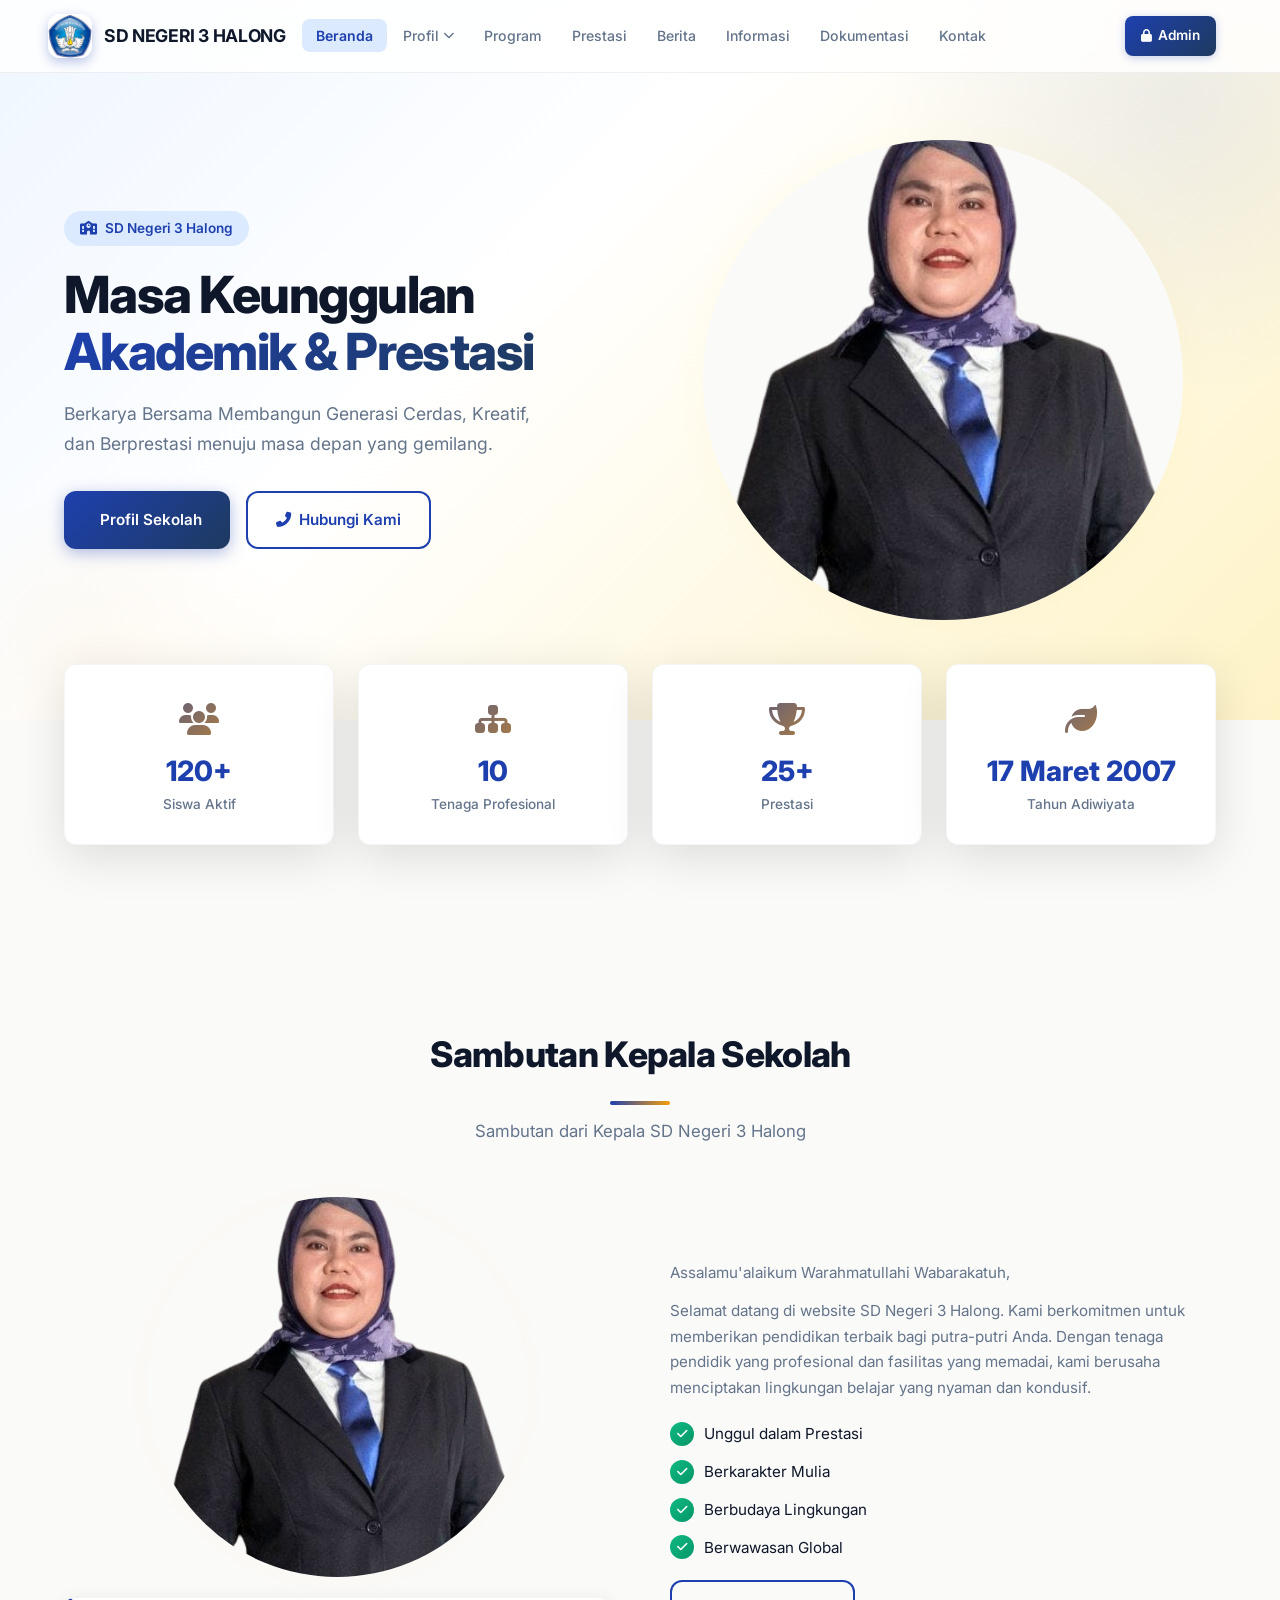
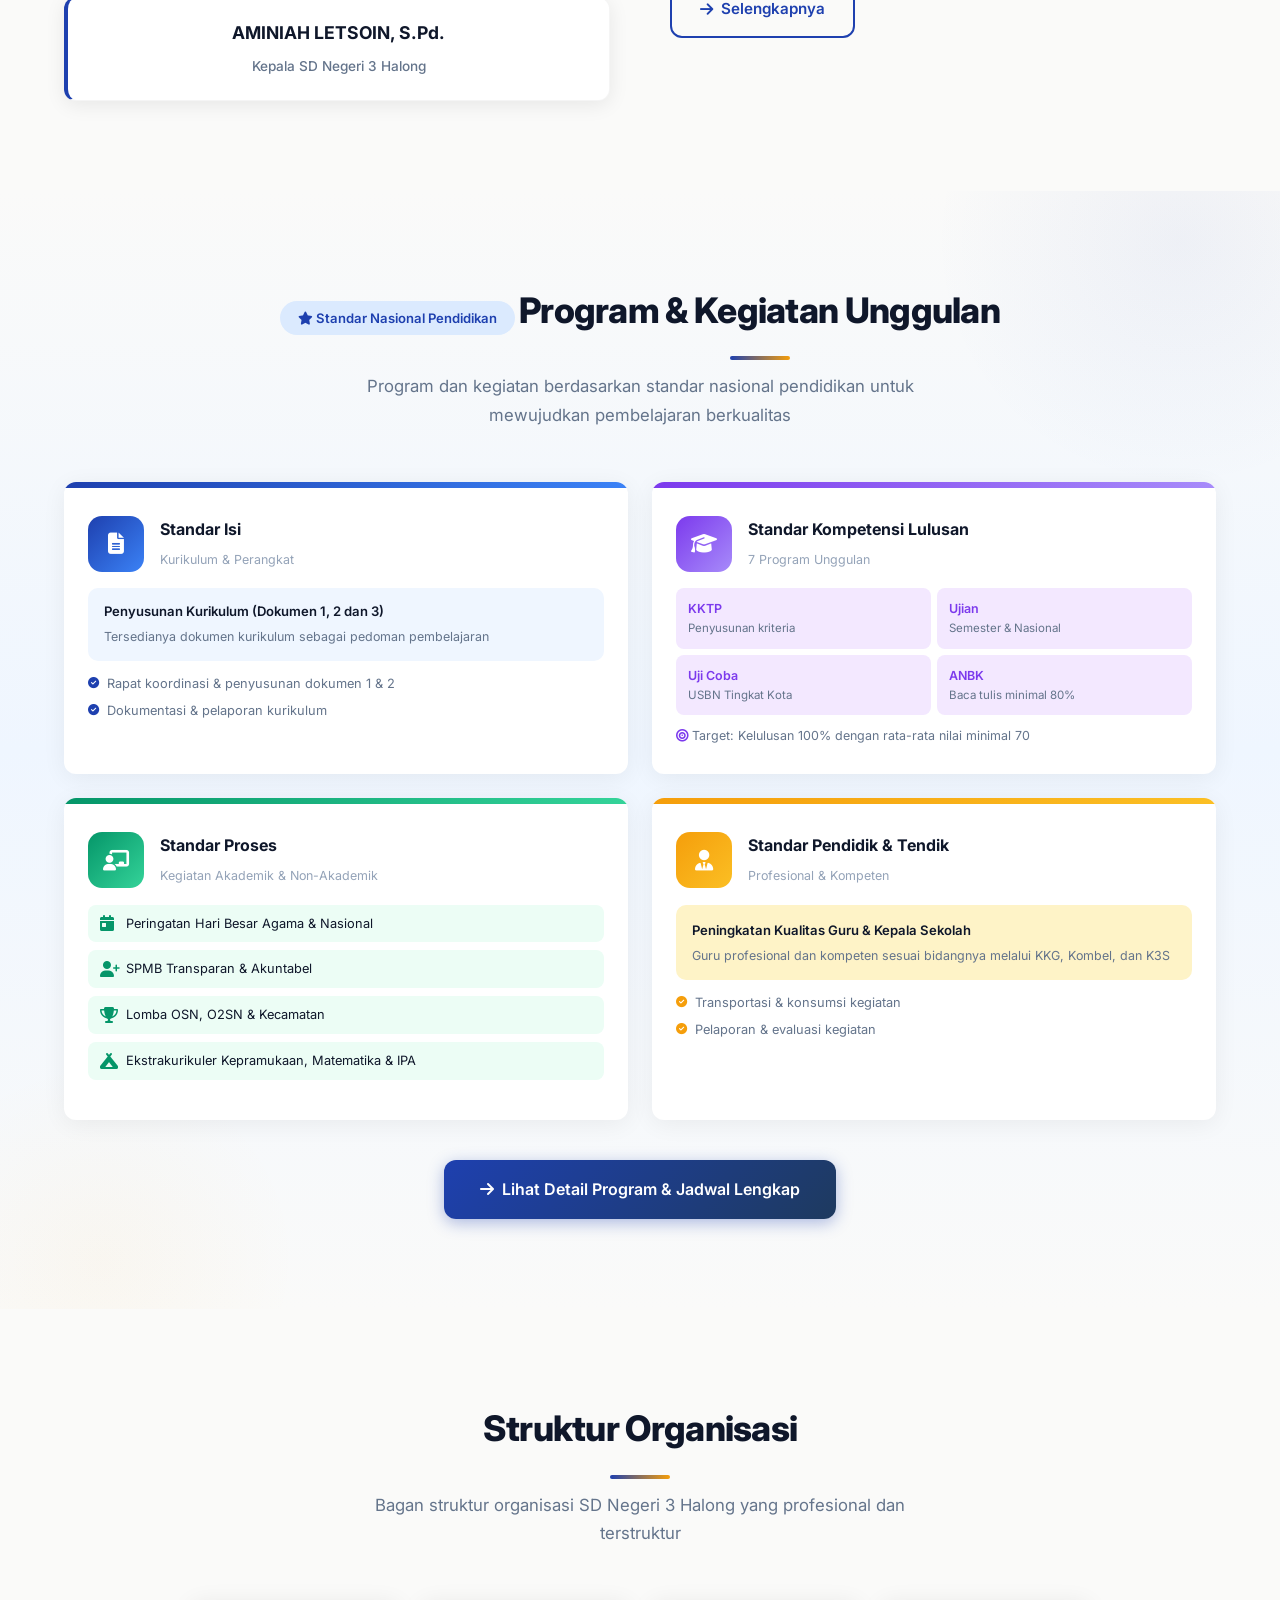
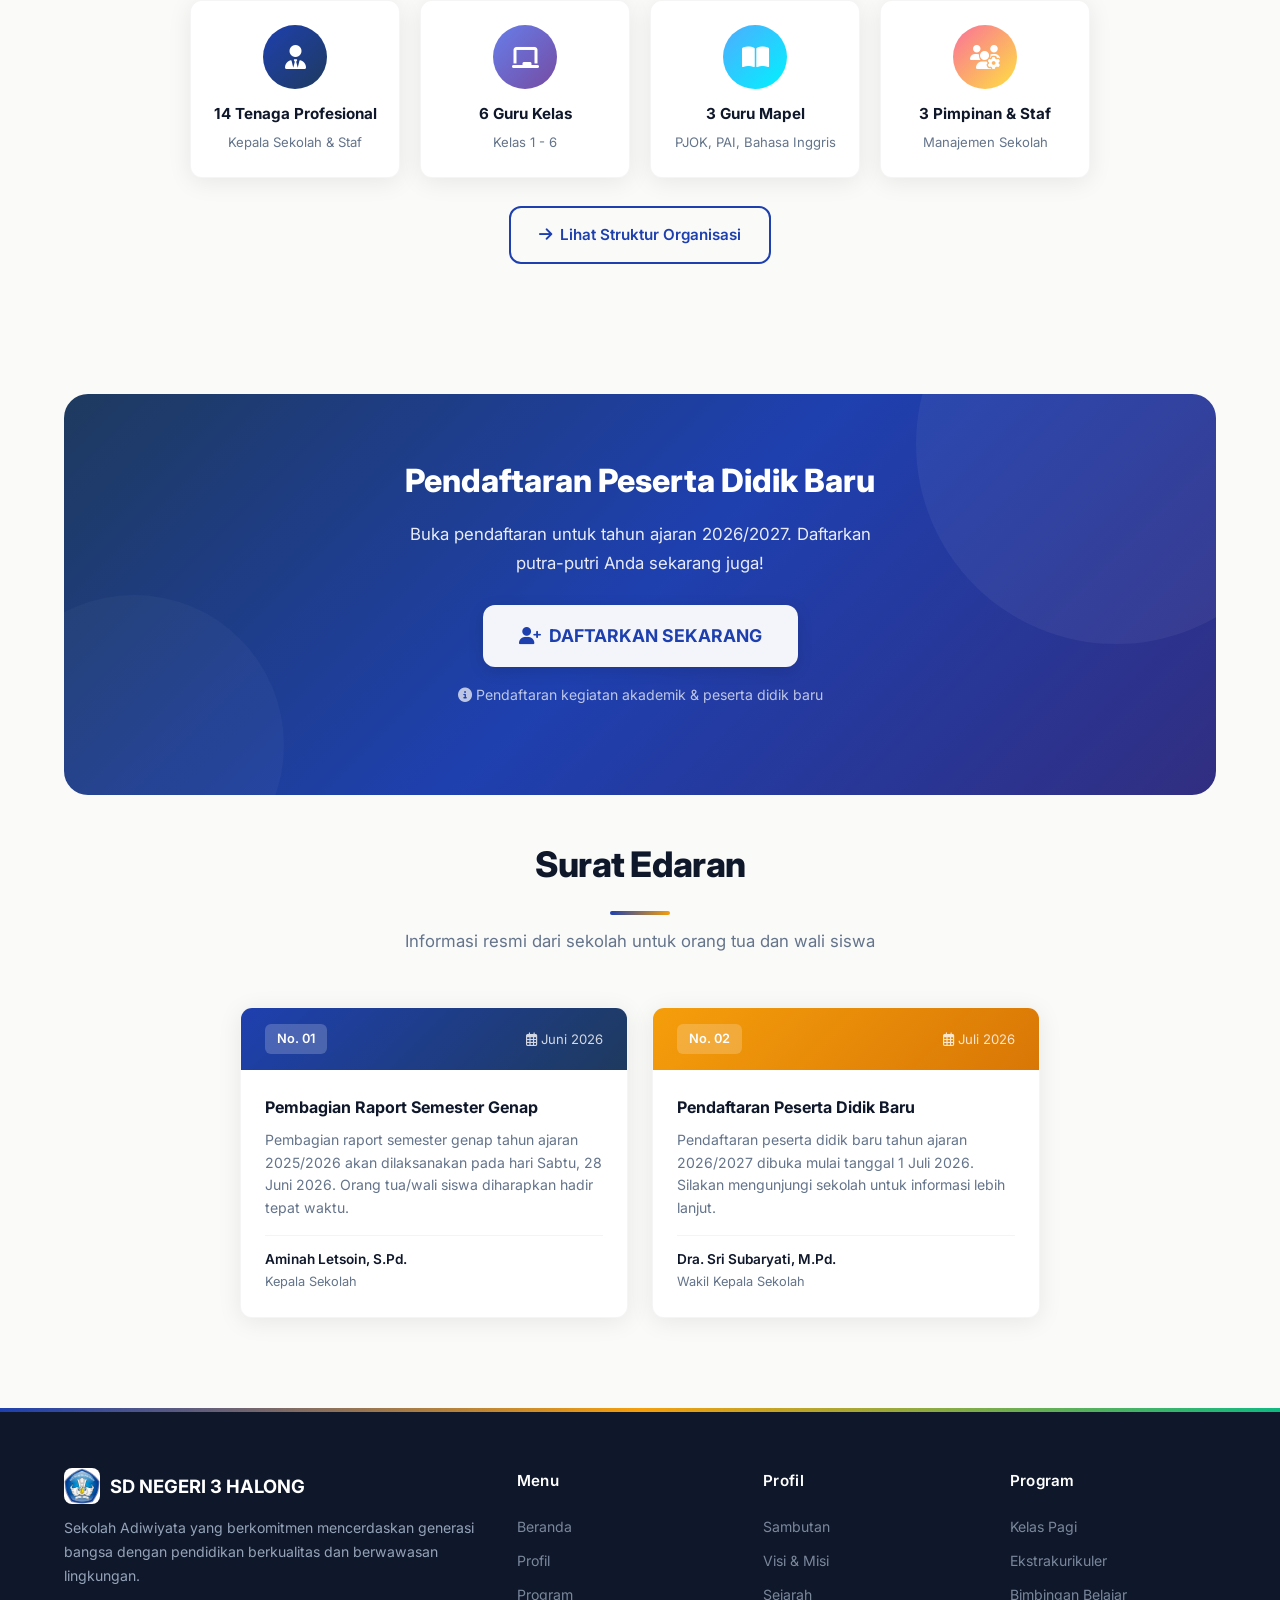
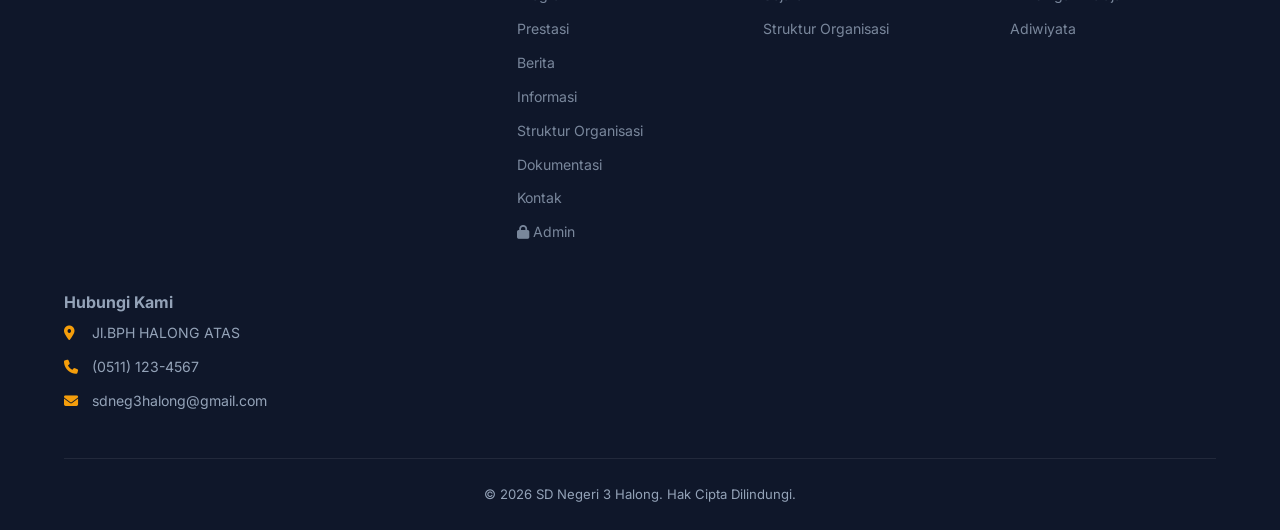
<file: index.html>
<!DOCTYPE html>
<html lang="id">

<head>
  <meta charset="UTF-8">
  <meta name="google-site-verification" content="a7sJ3tu2qULMwcNipcWmW1D0cu7mKYs4a2dPCZqNZVs" />
  <meta name="viewport" content="width=device-width, initial-scale=1.0">
  <title>SD NEGERI 3 HALONG - Beranda</title>
  <link rel="stylesheet" href="styles.css">
  <link href="https://fonts.googleapis.com/css2?family=Inter:wght@400;500;600;700;800&display=swap" rel="stylesheet">
  <link rel="stylesheet" href="https://cdnjs.cloudflare.com/ajax/libs/font-awesome/6.5.0/css/all.min.css">
  
  <style>
    /* ===== PROGRAM UNGGULAN GRID RESPONSIVE ===== */
    .program-unggulan-grid {
      display: grid;
      grid-template-columns: repeat(2, 1fr);
      gap: 24px;
    }

    @media (max-width: 768px) {
      .program-unggulan-grid {
        grid-template-columns: 1fr;
      }
    }

    /* ===== PRESTASI HOVER ANIMATIONS (Beranda) ===== */
    #homePrestasiGrid .news-card {
      position: relative;
      overflow: hidden;
      transition: transform 0.4s cubic-bezier(.4, 0, .2, 1), box-shadow 0.4s cubic-bezier(.4, 0, .2, 1), border-color 0.4s ease;
    }

    /* Top accent bar that reveals on hover */
    #homePrestasiGrid .news-card::after {
      content: '';
      position: absolute;
      top: 0;
      left: 0;
      right: 0;
      height: 4px;
      background: linear-gradient(90deg, var(--primary), var(--accent));
      transform: scaleX(0);
      transition: transform .45s cubic-bezier(.4, 0, .2, 1);
      transform-origin: left;
      z-index: 5;
    }

    #homePrestasiGrid .news-card:hover::after {
      transform: scaleX(1);
    }

    /* Shine sweep overlay (GPU-accelerated) */
    #homePrestasiGrid .news-card::before {
      content: '';
      position: absolute;
      top: 0;
      left: 0;
      width: 50%;
      height: 100%;
      background: linear-gradient(90deg, transparent, rgba(255, 255, 255, .12), transparent);
      z-index: 4;
      transform: translateX(-150%);
      transition: transform .6s cubic-bezier(.4, 0, .2, 1);
      pointer-events: none;
    }

    #homePrestasiGrid .news-card:hover::before {
      transform: translateX(300%);
    }

    /* Image zoom on hover */
    #homePrestasiGrid .news-card .news-image img {
      transition: transform .6s cubic-bezier(.4, 0, .2, 1);
    }

    #homePrestasiGrid .news-card:hover .news-image img {
      transform: scale(1.15);
    }

    /* Subtle content highlight */
    #homePrestasiGrid .news-card .news-content {
      transition: background .4s ease;
    }

    #homePrestasiGrid .news-card:hover .news-content {
      background: linear-gradient(180deg, transparent, var(--primary-lighter));
    }

    /* Category badge slide-up */
    #homePrestasiGrid .news-card .news-image>span {
      transition: all .35s cubic-bezier(.4, 0, .2, 1);
      bottom: 10px !important;
    }

    #homePrestasiGrid .news-card:hover .news-image>span {
      transform: translateY(-4px);
      box-shadow: 0 4px 14px rgba(0, 0, 0, .18);
    }

    /* Title color shift */
    #homePrestasiGrid .news-card .news-content h3 {
      transition: color .35s ease;
    }

    #homePrestasiGrid .news-card:hover .news-content h3 {
      color: var(--primary);
    }

    /* Arrow animation on read-more */
    #homePrestasiGrid .news-card .read-more i {
      transition: transform .35s ease;
    }

    #homePrestasiGrid .news-card:hover .read-more i {
      transform: translateX(6px);
    }

    /* Date badge subtle highlight (no layout shift) */
    #homePrestasiGrid .news-card .news-date {
      transition: background .35s ease, color .35s ease, box-shadow .35s ease;
      padding: 3px 12px;
      border-radius: 6px;
      background: var(--primary-lighter);
      color: var(--primary);
    }

    #homePrestasiGrid .news-card:hover .news-date {
      background: var(--primary);
      color: #fff;
      box-shadow: 0 2px 10px rgba(30, 64, 175, .25);
    }

    /* Hover lift is more dramatic */
    #homePrestasiGrid .news-card:hover {
      transform: translateY(-10px);
      box-shadow: 0 20px 50px rgba(0, 0, 0, .14);
      border-color: var(--primary-light);
    }
  </style>
</head>

<body>
  <!-- NAVBAR -->
  <nav class="navbar">
    <div class="container navbar-content">
      <a href="index.html" class="nav-brand">
        <div class="nav-logo-icon">
          <img src="img/profil/logo.jpg" alt="SD NEGERI 3 HALONG">
        </div>
        <div>
          <h1>SD NEGERI 3 HALONG</h1>
        </div>
      </a>
      <button class="mobile-menu-btn" onclick="toggleMobileMenu()" aria-label="Menu">
        <i class="fas fa-bars"></i>
      </button>
      <ul class="nav-links" id="mobileMenu">
        <li><a href="index.html" class="active">Beranda</a></li>
        <li class="nav-item">
          <a href="sambutan.html">Profil <i class="fas fa-chevron-down dropdown-icon"></i></a>
          <div class="nav-dropdown">
            <a href="sambutan.html"><i class="fas fa-greeting"></i> Sambutan</a>
            <a href="visi-misi.html"><i class="fas fa-bullseye"></i> Visi & Misi</a>
            <a href="sejarah.html"><i class="fas fa-history"></i> Sejarah</a>
            <a href="guru.html"><i class="fas fa-sitemap"></i> Struktur Organisasi</a>
          </div>
        </li>
        <li><a href="program.html">Program</a></li>

        <li><a href="prestasi.html">Prestasi</a></li>
        <li><a href="berita.html">Berita</a></li>
        <li><a href="informasi.html">Informasi</a></li>
        <li><a href="galeri.html">Dokumentasi</a></li>
        <li><a href="kontak.html">Kontak</a></li>
      </ul>
      <a href="login.html" class="nav-login-link"><i class="fas fa-lock"></i> Admin</a>
    </div>
  </nav>

  <!-- HERO SECTION -->
  <section class="hero">
    <div class="container hero-content">
      <div class="hero-text">
        <span
          style="display: inline-flex; align-items: center; gap: 8px; background: var(--primary-light); color: var(--primary); padding: 6px 16px; border-radius: 20px; font-size: .85rem; font-weight: 600; margin-bottom: 20px;">
          <i class="fas fa-school"></i> SD Negeri 3 Halong
        </span>
        <h1>Masa Keunggulan<br><span>Akademik & Prestasi</span></h1>
        <p>Berkarya Bersama Membangun Generasi Cerdas, Kreatif, dan Berprestasi menuju masa depan yang gemilang.</p>
        <div class="hero-buttons">
          <a href="sambutan.html" class="btn btn-primary">
            <i class="fas fa-greeting"></i> Profil Sekolah
          </a>
          <a href="kontak.html" class="btn btn-outline">
            <i class="fas fa-phone-alt"></i> Hubungi Kami
          </a>
        </div>
      </div>
      <div class="hero-image">
        <div class="placeholder">
          <img src="img/profil/foto.png" alt="Profil SD Negeri 3 Halong">
        </div>
      </div>
    </div>
  </section>

  <!-- STATS -->
  <section class="section" style="padding-top: 0;">
    <div class="container">
      <div class="stats">
        <div class="stat-card animate-on-scroll">
          <div class="icon"><i class="fas fa-users"></i></div>
          <div class="number">120+</div>
          <div class="label">Siswa Aktif</div>
        </div>
        <div class="stat-card animate-on-scroll">
          <div class="icon"><i class="fas fa-sitemap"></i></div>
          <div class="number">10</div>
          <div class="label">Tenaga Profesional</div>
        </div>
        <div class="stat-card animate-on-scroll">
          <div class="icon"><i class="fas fa-trophy"></i></div>
          <div class="number">25+</div>
          <div class="label">Prestasi</div>
        </div>
        <div class="stat-card animate-on-scroll">
          <div class="icon"><i class="fas fa-leaf"></i></div>
          <div class="number">17 Maret 2007</div>
          <div class="label">Tahun Adiwiyata</div>
        </div>
      </div>
    </div>
  </section>

  <!-- SAMBUTAN -->
  <section class="section">
    <div class="container">
      <div class="section-title animate-on-scroll">
        <h2>Sambutan Kepala Sekolah</h2>
        <p>Sambutan dari Kepala SD Negeri 3 Halong</p>
      </div>
      <div class="about-content animate-on-scroll">
        <div class="about-image">
          <div class="kepsek-avatar">
            <img src="img/profil/foto.png" alt="Kepala SD Negeri 3 Halong">
          </div>
          <div class="kepsek-name-card">
            <h3>AMINIAH LETSOIN, S.Pd.</h3>
            <span>Kepala SD Negeri 3 Halong</span>
          </div>
        </div>
        <div class="about-text">
          <p>Assalamu'alaikum Warahmatullahi Wabarakatuh,</p>
          <p>Selamat datang di website SD Negeri 3 Halong. Kami berkomitmen untuk memberikan pendidikan terbaik bagi
            putra-putri Anda. Dengan tenaga pendidik yang profesional dan fasilitas yang memadai, kami berusaha
            menciptakan lingkungan belajar yang nyaman dan kondusif.</p>
          <ul class="about-list">
            <li><span class="check"><i class="fas fa-check"></i></span> Unggul dalam Prestasi</li>
            <li><span class="check"><i class="fas fa-check"></i></span> Berkarakter Mulia</li>
            <li><span class="check"><i class="fas fa-check"></i></span> Berbudaya Lingkungan</li>
            <li><span class="check"><i class="fas fa-check"></i></span> Berwawasan Global</li>
          </ul>
          <div style="margin-top: 20px;">
            <a href="sambutan.html" class="btn btn-outline">
              <i class="fas fa-arrow-right"></i> Selengkapnya
            </a>
          </div>
        </div>
      </div>
    </div>
  </section>

  <!-- PROGRAM UNGGULAN (BERDASARKAN PROGRAM BARU) -->
  <section class="section"
    style="background: linear-gradient(180deg, var(--bg) 0%, var(--primary-lighter) 50%, var(--bg) 100%); position: relative; overflow: hidden;">
    <div
      style="position: absolute; width: 500px; height: 500px; border-radius: 50%; background: radial-gradient(circle, rgba(30,64,175,.05) 0%, transparent 70%); top: -200px; right: -150px; pointer-events: none;">
    </div>
    <div
      style="position: absolute; width: 400px; height: 400px; border-radius: 50%; background: radial-gradient(circle, rgba(245,158,11,.04) 0%, transparent 70%); bottom: -150px; left: -100px; pointer-events: none;">
    </div>

    <div class="container" style="position: relative; z-index: 1;">
      <div class="section-title animate-on-scroll">
        <span
          style="display: inline-block; background: var(--primary-light); color: var(--primary); padding: 6px 18px; border-radius: 20px; font-size: .82rem; font-weight: 600; margin-bottom: 12px;">
          <i class="fas fa-star"></i> Standar Nasional Pendidikan
        </span>
        <h2>Program & Kegiatan Unggulan</h2>
        <p>Program dan kegiatan berdasarkan standar nasional pendidikan untuk mewujudkan pembelajaran berkualitas</p>
      </div>

      <div class="program-unggulan-grid">
        <!-- Standar Isi -->
        <div class="card animate-on-scroll"
          style="padding: 0; overflow: hidden; border: none; box-shadow: 0 4px 24px rgba(0,0,0,.06);"
          onmouseover="this.style.transform='translateY(-8px)';this.style.boxShadow='0 16px 40px rgba(0,0,0,.1)'"
          onmouseout="this.style.transform='';this.style.boxShadow='0 4px 24px rgba(0,0,0,.06)'">
          <div style="height: 6px; background: linear-gradient(90deg, #1e40af, #3b82f6);"></div>
          <div style="padding: 28px 24px;">
            <div style="display: flex; align-items: center; gap: 16px; margin-bottom: 16px;">
              <div
                style="width: 56px; height: 56px; border-radius: 14px; background: linear-gradient(135deg, #1e40af, #3b82f6); display: flex; align-items: center; justify-content: center; font-size: 1.3rem; color: #fff; flex-shrink: 0;">
                <i class="fas fa-file-alt"></i>
              </div>
              <div>
                <h3 style="font-size: 1rem; font-weight: 700; color: var(--text); margin-bottom: 2px;">Standar Isi</h3>
                <span style="font-size: .78rem; color: var(--text-lighter);">Kurikulum & Perangkat</span>
              </div>
            </div>
            <div
              style="background: var(--primary-lighter); border-radius: 10px; padding: 14px 16px; margin-bottom: 12px;">
              <p style="font-size: .82rem; color: var(--text); font-weight: 600; line-height: 1.5;">Penyusunan Kurikulum
                (Dokumen 1, 2 dan 3)</p>
              <p style="font-size: .78rem; color: var(--text-light); margin-top: 4px;">Tersedianya dokumen kurikulum
                sebagai pedoman pembelajaran</p>
            </div>
            <div style="display: flex; flex-direction: column; gap: 5px;">
              <div style="display: flex; align-items: center; gap: 8px; font-size: .8rem; color: var(--text-light);">
                <i class="fas fa-check-circle" style="color: #1e40af; font-size: .7rem;"></i> Rapat koordinasi &
                penyusunan dokumen 1 & 2
              </div>
              <div style="display: flex; align-items: center; gap: 8px; font-size: .8rem; color: var(--text-light);">
                <i class="fas fa-check-circle" style="color: #1e40af; font-size: .7rem;"></i> Dokumentasi & pelaporan
                kurikulum
              </div>
            </div>
          </div>
        </div>

        <!-- Standar Kompetensi Lulusan -->
        <div class="card animate-on-scroll"
          style="padding: 0; overflow: hidden; border: none; box-shadow: 0 4px 24px rgba(0,0,0,.06); transition-delay: .1s;"
          onmouseover="this.style.transform='translateY(-8px)';this.style.boxShadow='0 16px 40px rgba(0,0,0,.1)'"
          onmouseout="this.style.transform='';this.style.boxShadow='0 4px 24px rgba(0,0,0,.06)'">
          <div style="height: 6px; background: linear-gradient(90deg, #7c3aed, #a78bfa);"></div>
          <div style="padding: 28px 24px;">
            <div style="display: flex; align-items: center; gap: 16px; margin-bottom: 16px;">
              <div
                style="width: 56px; height: 56px; border-radius: 14px; background: linear-gradient(135deg, #7c3aed, #a78bfa); display: flex; align-items: center; justify-content: center; font-size: 1.3rem; color: #fff; flex-shrink: 0;">
                <i class="fas fa-graduation-cap"></i>
              </div>
              <div>
                <h3 style="font-size: 1rem; font-weight: 700; color: var(--text); margin-bottom: 2px;">Standar
                  Kompetensi Lulusan</h3>
                <span style="font-size: .78rem; color: var(--text-lighter);">7 Program Unggulan</span>
              </div>
            </div>
            <div style="display: grid; grid-template-columns: 1fr 1fr; gap: 6px; margin-bottom: 12px;">
              <div style="background: #f3e8ff; border-radius: 8px; padding: 10px 12px;">
                <p style="font-size: .78rem; font-weight: 600; color: #7c3aed;">KKTP</p>
                <p style="font-size: .72rem; color: var(--text-light);">Penyusunan kriteria</p>
              </div>
              <div style="background: #f3e8ff; border-radius: 8px; padding: 10px 12px;">
                <p style="font-size: .78rem; font-weight: 600; color: #7c3aed;">Ujian</p>
                <p style="font-size: .72rem; color: var(--text-light);">Semester & Nasional</p>
              </div>
              <div style="background: #f3e8ff; border-radius: 8px; padding: 10px 12px;">
                <p style="font-size: .78rem; font-weight: 600; color: #7c3aed;">Uji Coba</p>
                <p style="font-size: .72rem; color: var(--text-light);">USBN Tingkat Kota</p>
              </div>
              <div style="background: #f3e8ff; border-radius: 8px; padding: 10px 12px;">
                <p style="font-size: .78rem; font-weight: 600; color: #7c3aed;">ANBK</p>
                <p style="font-size: .72rem; color: var(--text-light);">Baca tulis minimal 80%</p>
              </div>
            </div>
            <p style="font-size: .78rem; color: var(--text-light); line-height: 1.5;"><i class="fas fa-bullseye"
                style="color: #7c3aed;"></i> Target: Kelulusan 100% dengan rata-rata nilai minimal 70</p>
          </div>
        </div>

        <!-- Standar Proses -->
        <div class="card animate-on-scroll"
          style="padding: 0; overflow: hidden; border: none; box-shadow: 0 4px 24px rgba(0,0,0,.06); transition-delay: .2s;"
          onmouseover="this.style.transform='translateY(-8px)';this.style.boxShadow='0 16px 40px rgba(0,0,0,.1)'"
          onmouseout="this.style.transform='';this.style.boxShadow='0 4px 24px rgba(0,0,0,.06)'">
          <div style="height: 6px; background: linear-gradient(90deg, #059669, #34d399);"></div>
          <div style="padding: 28px 24px;">
            <div style="display: flex; align-items: center; gap: 16px; margin-bottom: 16px;">
              <div
                style="width: 56px; height: 56px; border-radius: 14px; background: linear-gradient(135deg, #059669, #34d399); display: flex; align-items: center; justify-content: center; font-size: 1.3rem; color: #fff; flex-shrink: 0;">
                <i class="fas fa-chalkboard-teacher"></i>
              </div>
              <div>
                <h3 style="font-size: 1rem; font-weight: 700; color: var(--text); margin-bottom: 2px;">Standar Proses
                </h3>
                <span style="font-size: .78rem; color: var(--text-lighter);">Kegiatan Akademik & Non-Akademik</span>
              </div>
            </div>
            <div style="display: flex; flex-direction: column; gap: 8px; margin-bottom: 12px;">
              <div
                style="display: flex; align-items: center; gap: 10px; padding: 8px 12px; background: #ecfdf5; border-radius: 8px;">
                <i class="fas fa-calendar-day" style="color: #059669; width: 16px;"></i>
                <span style="font-size: .8rem; color: var(--text);">Peringatan Hari Besar Agama & Nasional</span>
              </div>
              <div
                style="display: flex; align-items: center; gap: 10px; padding: 8px 12px; background: #ecfdf5; border-radius: 8px;">
                <i class="fas fa-user-plus" style="color: #059669; width: 16px;"></i>
                <span style="font-size: .8rem; color: var(--text);">SPMB Transparan & Akuntabel</span>
              </div>
              <div
                style="display: flex; align-items: center; gap: 10px; padding: 8px 12px; background: #ecfdf5; border-radius: 8px;">
                <i class="fas fa-trophy" style="color: #059669; width: 16px;"></i>
                <span style="font-size: .8rem; color: var(--text);">Lomba OSN, O2SN & Kecamatan</span>
              </div>
              <div
                style="display: flex; align-items: center; gap: 10px; padding: 8px 12px; background: #ecfdf5; border-radius: 8px;">
                <i class="fas fa-campground" style="color: #059669; width: 16px;"></i>
                <span style="font-size: .8rem; color: var(--text);">Ekstrakurikuler Kepramukaan, Matematika & IPA</span>
              </div>
            </div>
          </div>
        </div>

        <!-- Standar Pendidik dan Tenaga Kependidikan -->
        <div class="card animate-on-scroll"
          style="padding: 0; overflow: hidden; border: none; box-shadow: 0 4px 24px rgba(0,0,0,.06); transition-delay: .3s;"
          onmouseover="this.style.transform='translateY(-8px)';this.style.boxShadow='0 16px 40px rgba(0,0,0,.1)'"
          onmouseout="this.style.transform='';this.style.boxShadow='0 4px 24px rgba(0,0,0,.06)'">
          <div style="height: 6px; background: linear-gradient(90deg, #f59e0b, #fbbf24);"></div>
          <div style="padding: 28px 24px;">
            <div style="display: flex; align-items: center; gap: 16px; margin-bottom: 16px;">
              <div
                style="width: 56px; height: 56px; border-radius: 14px; background: linear-gradient(135deg, #f59e0b, #fbbf24); display: flex; align-items: center; justify-content: center; font-size: 1.3rem; color: #fff; flex-shrink: 0;">
                <i class="fas fa-user-tie"></i>
              </div>
              <div>
                <h3 style="font-size: 1rem; font-weight: 700; color: var(--text); margin-bottom: 2px;">Standar Pendidik
                  & Tendik</h3>
                <span style="font-size: .78rem; color: var(--text-lighter);">Profesional & Kompeten</span>
              </div>
            </div>
            <div style="background: #fef3c7; border-radius: 10px; padding: 14px 16px; margin-bottom: 12px;">
              <p style="font-size: .82rem; font-weight: 600; color: var(--text);">Peningkatan Kualitas Guru & Kepala
                Sekolah</p>
              <p style="font-size: .78rem; color: var(--text-light); margin-top: 4px;">Guru profesional dan kompeten
                sesuai bidangnya melalui KKG, Kombel, dan K3S</p>
            </div>
            <div style="display: flex; flex-direction: column; gap: 5px;">
              <div style="display: flex; align-items: center; gap: 8px; font-size: .8rem; color: var(--text-light);">
                <i class="fas fa-check-circle" style="color: #f59e0b; font-size: .7rem;"></i> Transportasi & konsumsi
                kegiatan
              </div>
              <div style="display: flex; align-items: center; gap: 8px; font-size: .8rem; color: var(--text-light);">
                <i class="fas fa-check-circle" style="color: #f59e0b; font-size: .7rem;"></i> Pelaporan & evaluasi
                kegiatan
              </div>
            </div>
          </div>
        </div>
      </div>

      <div style="text-align: center; margin-top: 40px;" class="animate-on-scroll">
        <a href="program.html" class="btn btn-primary" style="padding: 16px 36px; font-size: 1rem;">
          <i class="fas fa-arrow-right"></i> Lihat Detail Program & Jadwal Lengkap
        </a>
      </div>
    </div>
  </section>


  <!-- TENAGA PENDIDIK -->
  <section class="section" style="background: var(--bg);">
    <div class="container">
      <div class="section-title animate-on-scroll">
        <h2>Struktur Organisasi</h2>
        <p>Bagan struktur organisasi SD Negeri 3 Halong yang profesional dan terstruktur</p>
      </div>
      <div
        style="display: grid; grid-template-columns: repeat(auto-fit, minmax(200px, 1fr)); gap: 20px; max-width: 900px; margin: 0 auto;">
        <div class="card animate-on-scroll" style="text-align: center; padding: 24px 16px;">
          <div
            style="width: 64px; height: 64px; border-radius: 50%; background: linear-gradient(135deg, var(--primary), var(--primary-dark)); display: flex; align-items: center; justify-content: center; font-size: 1.5rem; color: #fff; margin: 0 auto 12px;">
            <i class="fas fa-user-tie"></i>
          </div>
          <h4 style="font-size: .95rem; font-weight: 700; margin-bottom: 4px;">14 Tenaga Profesional</h4>
          <p style="font-size: .82rem; color: var(--text-light);">Kepala Sekolah & Staf</p>
        </div>
        <div class="card animate-on-scroll" style="text-align: center; padding: 24px 16px;">
          <div
            style="width: 64px; height: 64px; border-radius: 50%; background: linear-gradient(135deg, #667eea, #764ba2); display: flex; align-items: center; justify-content: center; font-size: 1.5rem; color: #fff; margin: 0 auto 12px;">
            <i class="fas fa-chalkboard"></i>
          </div>
          <h4 style="font-size: .95rem; font-weight: 700; margin-bottom: 4px;">6 Guru Kelas</h4>
          <p style="font-size: .82rem; color: var(--text-light);">Kelas 1 - 6</p>
        </div>
        <div class="card animate-on-scroll" style="text-align: center; padding: 24px 16px;">
          <div
            style="width: 64px; height: 64px; border-radius: 50%; background: linear-gradient(135deg, #4facfe, #00f2fe); display: flex; align-items: center; justify-content: center; font-size: 1.5rem; color: #fff; margin: 0 auto 12px;">
            <i class="fas fa-book-open"></i>
          </div>
          <h4 style="font-size: .95rem; font-weight: 700; margin-bottom: 4px;">3 Guru Mapel</h4>
          <p style="font-size: .82rem; color: var(--text-light);">PJOK, PAI, Bahasa Inggris</p>
        </div>
        <div class="card animate-on-scroll" style="text-align: center; padding: 24px 16px;">
          <div
            style="width: 64px; height: 64px; border-radius: 50%; background: linear-gradient(135deg, #fa709a, #fee140); display: flex; align-items: center; justify-content: center; font-size: 1.5rem; color: #fff; margin: 0 auto 12px;">
            <i class="fas fa-users-cog"></i>
          </div>
          <h4 style="font-size: .95rem; font-weight: 700; margin-bottom: 4px;">3 Pimpinan & Staf</h4>
          <p style="font-size: .82rem; color: var(--text-light);">Manajemen Sekolah</p>
        </div>
      </div>
      <div style="text-align: center; margin-top: 28px;">
        <a href="guru.html" class="btn btn-outline">
          <i class="fas fa-arrow-right"></i> Lihat Struktur Organisasi
        </a>
      </div>
    </div>
  </section>



  <!-- CTA PENDAFTARAN -->
  <section class="section" style="padding: 40px 0;">
    <div class="container">
      <div class="cta" style="padding: 60px 40px;">
        <h2>Pendaftaran Peserta Didik Baru</h2>
        <p>Buka pendaftaran untuk tahun ajaran 2026/2027. Daftarkan putra-putri Anda sekarang juga!</p>
        <a href="kontak.html" class="btn btn-white" style="font-size: 1.1rem; padding: 16px 36px;">
          <i class="fas fa-user-plus"></i> DAFTARKAN SEKARANG
        </a>
        <p style="margin-top: 16px; font-size: .88rem; opacity: .7;">
          <i class="fas fa-info-circle"></i> Pendaftaran kegiatan akademik & peserta didik baru
        </p>
      </div>
    </div>
  </section>

  <!-- SURAT EDARAN -->
  <section class="section" style="padding-top: 0;">
    <div class="container">
      <div class="section-title animate-on-scroll">
        <h2>Surat Edaran</h2>
        <p>Informasi resmi dari sekolah untuk orang tua dan wali siswa</p>
      </div>
      <div
        style="display: grid; grid-template-columns: repeat(auto-fit, minmax(340px, 1fr)); gap: 24px; max-width: 800px; margin: 0 auto;">
        <div class="card animate-on-scroll" style="padding: 0; overflow: hidden;">
          <div
            style="background: linear-gradient(135deg, var(--primary), var(--primary-dark)); padding: 16px 24px; display: flex; justify-content: space-between; align-items: center;">
            <span
              style="background: rgba(255,255,255,.2); color: #fff; padding: 4px 12px; border-radius: 6px; font-size: .8rem; font-weight: 600;">No.
              01</span>
            <span style="color: rgba(255,255,255,.8); font-size: .82rem;"><i class="far fa-calendar-alt"></i> Juni
              2026</span>
          </div>
          <div style="padding: 24px;">
            <h3 style="font-size: 1rem; font-weight: 700; margin-bottom: 8px;">Pembagian Raport Semester Genap</h3>
            <p style="font-size: .88rem; color: var(--text-light); line-height: 1.6; margin-bottom: 16px;">Pembagian
              raport semester genap tahun ajaran 2025/2026 akan dilaksanakan pada hari Sabtu, 28 Juni 2026. Orang
              tua/wali siswa diharapkan hadir tepat waktu.</p>
            <div style="padding-top: 12px; border-top: 1px solid #f1f5f9;">
              <p style="font-size: .85rem; font-weight: 600;">Aminah Letsoin, S.Pd.</p>
              <p style="font-size: .8rem; color: var(--text-light);">Kepala Sekolah</p>
            </div>
          </div>
        </div>
        <div class="card animate-on-scroll" style="padding: 0; overflow: hidden;">
          <div
            style="background: linear-gradient(135deg, #f59e0b, #d97706); padding: 16px 24px; display: flex; justify-content: space-between; align-items: center;">
            <span
              style="background: rgba(255,255,255,.2); color: #fff; padding: 4px 12px; border-radius: 6px; font-size: .8rem; font-weight: 600;">No.
              02</span>
            <span style="color: rgba(255,255,255,.8); font-size: .82rem;"><i class="far fa-calendar-alt"></i> Juli
              2026</span>
          </div>
          <div style="padding: 24px;">
            <h3 style="font-size: 1rem; font-weight: 700; margin-bottom: 8px;">Pendaftaran Peserta Didik Baru</h3>
            <p style="font-size: .88rem; color: var(--text-light); line-height: 1.6; margin-bottom: 16px;">Pendaftaran
              peserta didik baru tahun ajaran 2026/2027 dibuka mulai tanggal 1 Juli 2026. Silakan mengunjungi sekolah
              untuk informasi lebih lanjut.</p>
            <div style="padding-top: 12px; border-top: 1px solid #f1f5f9;">
              <p style="font-size: .85rem; font-weight: 600;">Dra. Sri Subaryati, M.Pd.</p>
              <p style="font-size: .8rem; color: var(--text-light);">Wakil Kepala Sekolah</p>
            </div>
          </div>
        </div>
      </div>
    </div>
  </section>

  <!-- FOOTER -->
  <footer class="footer">
    <div class="container">
      <div class="footer-grid">
        <div class="footer-brand">
          <div class="footer-logo">
            <img src="img/profil/logo.jpg" alt="SD NEGERI 3 HALONG">
            <span>SD NEGERI 3 HALONG</span>
          </div>
          <p>Sekolah Adiwiyata yang berkomitmen mencerdaskan generasi bangsa dengan pendidikan berkualitas dan
            berwawasan lingkungan.</p>
        </div>
        <div class="footer-links">
          <h4>Menu</h4>
          <ul>
            <li><a href="index.html">Beranda</a></li>
            <li><a href="sambutan.html">Profil</a></li>
            <li><a href="program.html">Program</a></li>

            <li><a href="prestasi.html">Prestasi</a></li>
            <li><a href="berita.html">Berita</a></li>
            <li><a href="informasi.html">Informasi</a></li>
            <li><a href="guru.html">Struktur Organisasi</a></li>
            <li><a href="galeri.html">Dokumentasi</a></li>
            <li><a href="kontak.html">Kontak</a></li>
            <li><a href="login.html"><i class="fas fa-lock"></i> Admin</a></li>
          </ul>
        </div>
        <div class="footer-links">
          <h4>Profil</h4>
          <ul>
            <li><a href="sambutan.html">Sambutan</a></li>
            <li><a href="visi-misi.html">Visi & Misi</a></li>
            <li><a href="sejarah.html">Sejarah</a></li>
            <li><a href="guru.html">Struktur Organisasi</a></li>
          </ul>
        </div>
        <div class="footer-links">
          <h4>Program</h4>
          <ul>
            <li><a href="program.html">Kelas Pagi</a></li>
            <li><a href="program.html">Ekstrakurikuler</a></li>
            <li><a href="program.html">Bimbingan Belajar</a></li>
            <li><a href="program.html">Adiwiyata</a></li>
          </ul>
        </div>
        <div class="footer-contact">
          <h4>Hubungi Kami</h4>
          <p><i class="fas fa-map-marker-alt"></i> Jl.BPH HALONG ATAS</p>
          <p><i class="fas fa-phone"></i> (0511) 123-4567</p>
          <p><i class="fas fa-envelope"></i> sdneg3halong@gmail.com</p>
        </div>
      </div>
      <div class="footer-bottom">
        <p>&copy; 2026 SD Negeri 3 Halong. Hak Cipta Dilindungi.</p>
      </div>
    </div>
  </footer>

  <script src="script.js"></script>

  <script>
    // ========== DATA PRESTASI (sumber data static) ==========
    var prestasiData = [
      { "id": 1, "title": "Juara 1 Olimpiade Sains Tingkat Kota", "image": "img/IMG-20260706-WA0096.jpg", "category": "Akademik", "date": "2026", "description": "Siswa SD Negeri 3 Halong meraih juara 1 Olimpiade Sains tingkat Kota Banjarmasin" },
      { "id": 2, "title": "Juara 2 Sepak Bola Antar Sekolah", "image": "img/IMG-20260706-WA0097.jpg", "category": "Olahraga", "date": "2026", "description": "Tim sepak bola SD Negeri 3 Halong meraih juara 2 dalam turnamen antar sekolah se-Kota Banjarmasin" },
      { "id": 3, "title": "Juara 1 Pidato Bahasa Indonesia", "image": "img/IMG-20260706-WA0098.jpg", "category": "Non-Akademik", "date": "2025", "description": "Siswa SD Negeri 3 Halong meraih juara 1 lomba pidato Bahasa Indonesia tingkat kabupaten" },
      { "id": 4, "title": "Penghargaan Sekolah Adiwiyata", "image": "img/IMG-20260706-WA0099.jpg", "category": "Penghargaan", "date": "2025", "description": "SD Negeri 3 Halong menerima penghargaan sebagai Sekolah Adiwiyata atas kepedulian terhadap lingkungan" },
      { "id": 5, "title": "Juara 3 Lomba Mewarnai Tingkat Provinsi", "image": "img/IMG-20260706-WA0100.jpg", "category": "Non-Akademik", "date": "2025", "description": "Siswa kelas 1 SD Negeri 3 Halong meraih juara 3 lomba mewarnai tingkat Provinsi Kalimantan Selatan" },
      { "id": 6, "title": "Medali Emas OSN Matematika", "image": "img/IMG-20260706-WA0101.jpg", "category": "Akademik", "date": "2024", "description": "Meraih medali emas Olimpiade Sains Nasional (OSN) bidang Matematika tingkat kota" },
      { "id": 7, "title": "Juara 3 Lomba Kaligrafi Tingkat Kota", "image": "img/IMG-20260706-WA0102.jpg", "category": "Non-Akademik", "date": "2024", "description": "Siswi SD Negeri 3 Halong meraih juara 3 lomba kaligrafi tingkat Kota Banjarmasin" },
      { "id": 8, "title": "Penghargaan Sekolah Sehat Tingkat Provinsi", "image": "img/IMG-20260706-WA0103.jpg", "category": "Penghargaan", "date": "2024", "description": "SD Negeri 3 Halong menerima penghargaan sebagai Sekolah Sehat tingkat Provinsi Kalimantan Selatan" },
      { "id": 9, "title": "Juara 1 Lomba Baca Puisi Tingkat Kota", "image": "img/IMG-20260706-WA0104.jpg", "category": "Non-Akademik", "date": "2024", "description": "Siswi SD Negeri 3 Halong meraih juara 1 lomba baca puisi tingkat Kota Banjarmasin" },
      { "id": 10, "title": "Juara 2 Cerdas Cermat Tingkat Kecamatan", "image": "img/IMG-20260706-WA0105.jpg", "category": "Akademik", "date": "2024", "description": "Tim cerdas cermat SD Negeri 3 Halong meraih juara 2 tingkat Kecamatan Halong" },
      { "id": 11, "title": "Juara 3 Lomba Menggambar Tingkat Provinsi", "image": "img/IMG-20260706-WA0106.jpg", "category": "Non-Akademik", "date": "2023", "description": "Siswa SD Negeri 3 Halong meraih juara 3 lomba menggambar tingkat Provinsi Kalimantan Selatan" },
      { "id": 12, "title": "Penghargaan Sekolah Ramah Anak", "image": "img/IMG-20260706-WA0107.jpg", "category": "Penghargaan", "date": "2023", "description": "SD Negeri 3 Halong menerima penghargaan sebagai Sekolah Ramah Anak dari Pemerintah Kota" },
      { "id": 13, "title": "Juara 1 Lomba Tari Tradisional Tingkat Kota", "image": "img/IMG-20260706-WA0108.jpg", "category": "Non-Akademik", "date": "2026", "description": "Siswi SD Negeri 3 Halong meraih juara 1 lomba tari tradisional tingkat Kota Banjarmasin" },
      { "id": 14, "title": "Juara 2 Pramuka Tingkat Kecamatan", "image": "img/IMG-20260706-WA0109.jpg", "category": "Non-Akademik", "date": "2026", "description": "Regu Pramuka SD Negeri 3 Halong meraih juara 2 dalam lomba pramuka tingkat Kecamatan Halong" },
      { "id": 15, "title": "Juara Harapan 1 Olimpiade IPA Tingkat Provinsi", "image": "img/IMG-20260706-WA0110.jpg", "category": "Akademik", "date": "2026", "description": "Siswa SD Negeri 3 Halong meraih juara harapan 1 Olimpiade IPA tingkat Provinsi Kalimantan Selatan" },
      { "id": 16, "title": "Penghargaan Sekolah Inklusi Terbaik", "image": "img/IMG-20260706-WA0111.jpg", "category": "Penghargaan", "date": "2026", "description": "SD Negeri 3 Halong menerima penghargaan sebagai Sekolah Inklusi Terbaik dari Dinas Pendidikan Kota" },
      { "id": 17, "title": "Juara 1 Lomba Cipta Puisi Tingkat Provinsi", "image": "img/IMG-20260706-WA0112.jpg", "category": "Non-Akademik", "date": "2026", "description": "Siswi SD Negeri 3 Halong meraih juara 1 lomba cipta puisi tingkat Provinsi Kalimantan Selatan" },
      { "id": 18, "title": "Juara 2 Tenis Meja Tingkat Kota", "image": "img/IMG-20260706-WA0113.jpg", "category": "Olahraga", "date": "2026", "description": "Siswa SD Negeri 3 Halong meraih juara 2 tenis meja dalam ajang O2SN tingkat Kota Banjarmasin" },
      { "id": 19, "title": "Juara Harapan 1 Olimpiade Matematika Tingkat Provinsi", "image": "img/IMG-20260706-WA0114.jpg", "category": "Akademik", "date": "2025", "description": "Siswa SD Negeri 3 Halong meraih juara harapan 1 Olimpiade Matematika tingkat Provinsi Kalimantan Selatan" },
      { "id": 20, "title": "Penghargaan Sekolah Adiwiyata Mandiri", "image": "img/IMG-20260706-WA0115.jpg", "category": "Penghargaan", "date": "2025", "description": "SD Negeri 3 Halong menerima penghargaan sebagai Sekolah Adiwiyata Mandiri dari Kementerian Lingkungan Hidup" },
      { "id": 21, "title": "Juara 1 Lomba MTQ Tingkat Kecamatan", "image": "img/IMG-20260706-WA0120.jpg", "category": "Non-Akademik", "date": "2026", "description": "Siswa SD Negeri 3 Halong meraih juara 1 Musabaqah Tilawatil Quran (MTQ) tingkat Kecamatan Halong" },
      { "id": 22, "title": "Juara 3 Bulu Tangkis Tingkat Kota", "image": "img/IMG-20260706-WA0121.jpg", "category": "Olahraga", "date": "2026", "description": "Siswa SD Negeri 3 Halong meraih juara 3 cabang olahraga bulu tangkis dalam ajang O2SN tingkat Kota Banjarmasin" },
      { "id": 23, "title": "Juara 2 Lomba Pidato Bahasa Inggris", "image": "img/IMG-20260706-WA0122.jpg", "category": "Non-Akademik", "date": "2025", "description": "Siswi SD Negeri 3 Halong meraih juara 2 lomba pidato Bahasa Inggris tingkat Kota Banjarmasin" },
      { "id": 24, "title": "Penghargaan Sekolah Bebas Narkoba", "image": "img/IMG-20260706-WA0123.jpg", "category": "Penghargaan", "date": "2025", "description": "SD Negeri 3 Halong menerima penghargaan sebagai Sekolah Bebas Narkoba dari Badan Narkotika Nasional Kota" },
      { "id": 25, "title": "Juara 1 Lomba PBB Tingkat Kota", "image": "img/IMG-20260706-WA0124.jpg", "category": "Non-Akademik", "date": "2026", "description": "Regu PBB SD Negeri 3 Halong meraih juara 1 lomba Peraturan Baris Berbaris (PBB) tingkat Kota Banjarmasin" },
      { "id": 26, "title": "Juara Harapan 1 Karya Ilmiah Remaja", "image": "img/IMG-20260706-WA0125.jpg", "category": "Akademik", "date": "2026", "description": "Siswa SD Negeri 3 Halong meraih juara harapan 1 lomba Karya Ilmiah Remaja (KIR) tingkat Provinsi Kalimantan Selatan" },
      { "id": 27, "title": "Juara 2 Fashion Show Tingkat Kota", "image": "img/IMG-20260706-WA0126.jpg", "category": "Non-Akademik", "date": "2026", "description": "Siswi SD Negeri 3 Halong meraih juara 2 lomba fashion show pakaian adat tingkat Kota Banjarmasin" }
    ];

    // ========== RENDER PRESTASI DI HALAMAN BERANDA ==========
    const PRESTASI_ADMIN_KEY = 'sdN3Halong_prestasi_admin';

    const categoryColors = {
      'Akademik': { bg: '#dbeafe', text: '#2563eb', icon: 'fa-graduation-cap', gradient: 'linear-gradient(135deg, #667eea, #764ba2)' },
      'Olahraga': { bg: '#dcfce7', text: '#16a34a', icon: 'fa-running', gradient: 'linear-gradient(135deg, #f093fb, #f5576c)' },
      'Non-Akademik': { bg: '#f3e8ff', text: '#9333ea', icon: 'fa-palette', gradient: 'linear-gradient(135deg, #4facfe, #00f2fe)' },
      'Penghargaan': { bg: '#fef3c7', text: '#d97706', icon: 'fa-award', gradient: 'linear-gradient(135deg, #43e97b, #38f9d7)' }
    };

    function getAllPrestasi() {
      var staticData = prestasiData.map(function (item, idx) {
        return Object.assign({}, item, { _isAdmin: false, _sortKey: idx });
      });
      var adminData = [];
      try {
        var raw = localStorage.getItem(PRESTASI_ADMIN_KEY);
        if (raw) adminData = JSON.parse(raw);
      } catch (e) { }
      var adminMapped = adminData.map(function (item) {
        return {
          id: item.id, title: item.title, image: item.dataUrl,
          category: item.category, date: item.date, description: item.description,
          _isAdmin: true, _sortKey: Date.now() - new Date(item.createdAt || Date.now()).getTime()
        };
      });
      return adminMapped.concat(staticData);
    }

    function renderHomePrestasi() {
      var allPrestasi = getAllPrestasi();

      // Sort by date descending, then by newest first
      allPrestasi.sort(function (a, b) {
        var yearDiff = parseInt(b.date || 0) - parseInt(a.date || 0);
        if (yearDiff !== 0) return yearDiff;
        return a._sortKey - b._sortKey;
      });

      // Take top 3
      var top3 = allPrestasi.slice(0, 3);

      var container = document.getElementById('homePrestasiGrid');
      if (!container) return;

      if (top3.length === 0) {
        container.innerHTML = '<div style="text-align:center;padding:40px 20px;color:var(--text-light);grid-column:1/-1;"><i class="fas fa-trophy" style="font-size:3rem;color:#e2e8f0;margin-bottom:16px;display:block;"></i><p>Belum ada data prestasi.</p></div>';
        return;
      }

      container.innerHTML = top3.map(function (prestasi) {
        var colors = categoryColors[prestasi.category] || categoryColors['Akademik'];
        var hasImage = prestasi.image && (
          prestasi.image.startsWith('data:') || prestasi.image.startsWith('http') ||
          prestasi.image.startsWith('img/') || prestasi.image.startsWith('./')
        );

        return [
          '<div class="news-card animate-on-scroll">',
          '<div class="news-image" style="background: ' + (hasImage ? 'var(--bg-alt)' : colors.gradient) + '; position: relative;">',
          hasImage ? '<img src="' + prestasi.image + '" alt="' + prestasi.title.replace(/"/g, '&quot;') + '" style="width:100%;height:100%;object-fit:cover;position:absolute;inset:0;z-index:1;" onerror="this.style.display=\'none\'">' : '',
          '<i class="fas ' + colors.icon + '" style="color: rgba(255,255,255,.4); font-size: 3.5rem;' + (hasImage ? 'display:none;' : '') + '"></i>',
          '<span style="position:absolute;bottom:10px;left:10px;z-index:2;padding:4px 10px;border-radius:6px;font-size:.72rem;font-weight:600;background:rgba(255,255,255,.92);color:' + colors.text + ';display:inline-flex;align-items:center;gap:4px;">',
          '<i class="fas ' + colors.icon + '"></i> ' + prestasi.category,
          '</span>',
          '</div>',
          '<div class="news-content">',
          '<span class="news-date"><i class="fas fa-calendar-alt"></i> ' + (prestasi.date || '-') + '</span>',
          '<h3>' + prestasi.title + '</h3>',
          '<p>' + prestasi.description + '</p>',
          '<a href="prestasi.html" class="read-more" style="display: block; margin-top: 12px; color: var(--primary); font-weight: 600;">',
          'Lihat Prestasi <i class="fas fa-arrow-right"></i>',
          '</a>',
          '</div>',
          '</div>'
        ].join('');
      }).join('');
    }

    renderHomePrestasi();

    // Observe newly rendered cards for scroll animation
    setTimeout(function () {
      var cards = document.querySelectorAll('#homePrestasiGrid .animate-on-scroll');
      cards.forEach(function (el) {
        var rect = el.getBoundingClientRect();
        if (rect.top < window.innerHeight + 100) {
          el.classList.add('visible');
        }
      });
    }, 150);
  </script>
</body>

</html>
</file>
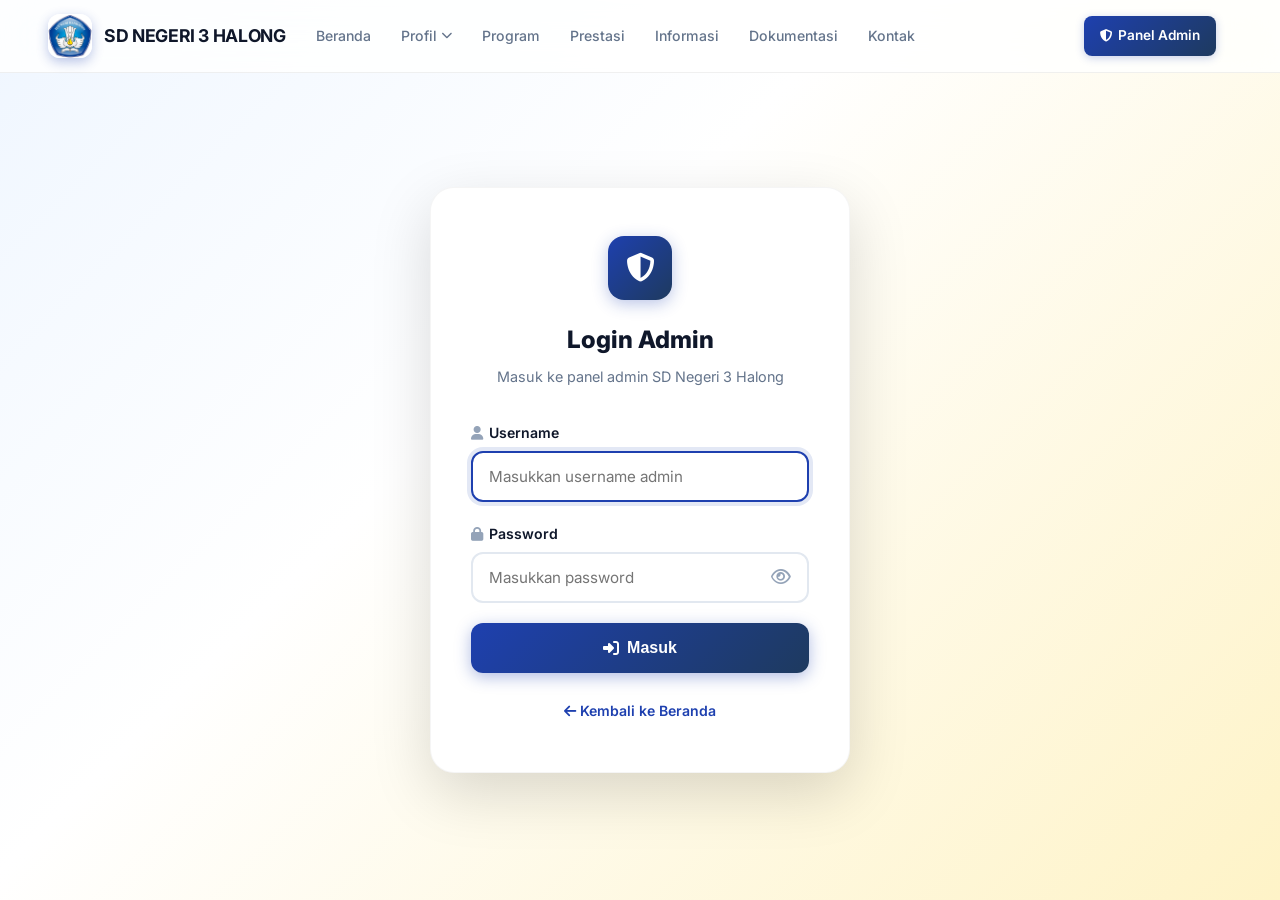
<file: admin.html>
<!DOCTYPE html>
<html lang="id">
<head>
  <meta charset="UTF-8">
  <meta name="viewport" content="width=device-width, initial-scale=1.0">
  <title>Panel Admin — SD NEGERI 3 HALONG</title>
  <link rel="stylesheet" href="styles.css">
  <link href="https://fonts.googleapis.com/css2?family=Inter:wght@400;500;600;700;800&display=swap" rel="stylesheet">
  <link rel="stylesheet" href="https://cdnjs.cloudflare.com/ajax/libs/font-awesome/6.5.0/css/all.min.css">
  <style>
    .admin-body { background: var(--bg); }
    .admin-topbar {
      background: var(--white); border-bottom: 1px solid rgba(0,0,0,.06);
      padding: 0 24px; height: 64px; display: flex; align-items: center; justify-content: space-between;
      position: sticky; top: 0; z-index: 100; backdrop-filter: blur(12px);
    }
    .admin-topbar-left { display: flex; align-items: center; gap: 12px; }
    .admin-topbar-left .brand { font-weight: 700; font-size: 1rem; color: var(--text); }
    .admin-topbar-left .brand i { color: var(--primary); margin-right: 6px; }
    .admin-topbar-right { display: flex; align-items: center; gap: 12px; }
    .admin-badge {
      background: var(--primary-light); color: var(--primary); padding: 4px 12px;
      border-radius: 6px; font-size: .78rem; font-weight: 600;
    }
    .admin-container { max-width: 1100px; margin: 0 auto; padding: 32px 24px; }

    /* Tab Navigation */
    .admin-tabs {
      display: flex; gap: 4px; background: var(--white); border-radius: var(--radius);
      padding: 6px; box-shadow: var(--shadow-sm); border: 1px solid rgba(0,0,0,.04);
      margin-bottom: 32px; overflow-x: auto;
    }
    .admin-tab {
      padding: 12px 24px; border-radius: 8px; font-weight: 600; font-size: .9rem;
      cursor: pointer; transition: var(--transition); white-space: nowrap;
      color: var(--text-light); border: none; background: transparent;
    }
    .admin-tab:hover { color: var(--primary); background: var(--primary-lighter); }
    .admin-tab.active { color: #fff; background: var(--primary); box-shadow: 0 2px 8px rgba(30,64,175,.25); }
    .admin-tab i { margin-right: 6px; }

    /* Upload Area */
    .admin-upload-card { display: none; }
    .admin-upload-card.active { display: block; }

    .upload-dropzone {
      border: 3px dashed #e2e8f0; border-radius: var(--radius-lg); padding: 48px 24px;
      text-align: center; cursor: pointer; transition: var(--transition); background: var(--white);
      margin-bottom: 24px;
    }
    .upload-dropzone:hover { border-color: var(--primary); background: var(--primary-lighter); }
    .upload-dropzone.has-file { border-color: var(--primary); background: var(--primary-lighter); padding: 24px; }
    .upload-dropzone-icon { font-size: 3rem; color: var(--primary); margin-bottom: 16px; }
    .upload-dropzone h3 { font-size: 1.15rem; font-weight: 700; margin-bottom: 8px; }
    .upload-dropzone p { font-size: .9rem; color: var(--text-light); margin-bottom: 16px; }

    .upload-preview-row {
      display: flex; gap: 16px; flex-wrap: wrap; justify-content: center; margin-bottom: 20px;
    }
    .upload-preview-item {
      width: 140px; height: 140px; border-radius: 8px; overflow: hidden;
      border: 2px solid #e2e8f0; position: relative; flex-shrink: 0;
    }
    .upload-preview-item img { width: 100%; height: 100%; object-fit: cover; }
    .upload-preview-item .remove-btn {
      position: absolute; top: 4px; right: 4px; width: 24px; height: 24px;
      background: #ef4444; color: #fff; border: none; border-radius: 50%;
      display: flex; align-items: center; justify-content: center;
      font-size: .8rem; cursor: pointer; transition: .2s;
    }
    .upload-preview-item .remove-btn:hover { transform: scale(1.15); }

    .upload-form { max-width: 600px; margin: 0 auto; }
    .upload-form .form-group { margin-bottom: 16px; }
    .upload-form .form-label { display: block; margin-bottom: 6px; font-weight: 600; font-size: .88rem; }
    .upload-form .form-input,
    .upload-form .form-select,
    .upload-form .form-textarea {
      width: 100%; padding: 12px 14px; border: 2px solid #e2e8f0; border-radius: 8px;
      font-size: .95rem; font-family: inherit; color: var(--text); background: var(--white);
      transition: var(--transition); outline: none;
    }
    .upload-form .form-input:focus,
    .upload-form .form-select:focus,
    .upload-form .form-textarea:focus { border-color: var(--primary); box-shadow: 0 0 0 4px rgba(30,64,175,.12); }
    .upload-form .form-textarea { min-height: 100px; resize: vertical; }
    .upload-form-actions { display: flex; gap: 12px; flex-wrap: wrap; margin-top: 8px; }

    .admin-success {
      background: #dcfce7; color: #16a34a; padding: 12px 16px; border-radius: 8px;
      font-size: .88rem; font-weight: 500; display: none; align-items: center; gap: 8px; margin-bottom: 20px;
    }
    .admin-success.show { display: flex; }
    @media (max-width: 768px) {
      .admin-container { padding: 20px 16px; }
      .admin-tabs { gap: 2px; padding: 4px; }
      .admin-tab { padding: 10px 16px; font-size: .82rem; }
      .upload-preview-item { width: 100px; height: 100px; }
    }
  </style>
</head>
<body class="admin-body">
  <!-- TOPBAR -->
  <div class="admin-topbar">
    <div class="admin-topbar-left">
      <a href="index.html" style="display: flex; align-items: center; gap: 10px; text-decoration: none;">
        <div style="width: 36px; height: 36px; background: linear-gradient(135deg, var(--primary), var(--primary-dark)); border-radius: 10px; display: flex; align-items: center; justify-content: center; color: #fff; font-size: 1.1rem;">
          <i class="fas fa-school"></i>
        </div>
        <span class="brand"><i class="fas fa-cog"></i> Panel Admin</span>
      </a>
    </div>
    <div class="admin-topbar-right">
      <span class="admin-badge"><i class="fas fa-user-shield"></i> Admin</span>
      <button class="btn" onclick="cekPenyimpanan()" style="padding: 8px 12px; font-size: .78rem; background: var(--primary-lighter); color: var(--primary); border: 2px solid var(--primary-light); cursor: pointer; border-radius: 8px;">
        <i class="fas fa-stethoscope"></i> Cek Data
      </button>
      <a href="index.html" class="btn btn-outline" style="padding: 8px 16px; font-size: .82rem;">
        <i class="fas fa-external-link-alt"></i> Lihat Situs
      </a>
      <button class="btn" onclick="logout()" style="padding: 8px 16px; font-size: .82rem; background: #fee2e2; color: #dc2626; border: none;">
        <i class="fas fa-sign-out-alt"></i> Logout
      </button>
    </div>
  </div>

  <div class="admin-container">
    <!-- Success message -->
    <div class="admin-success" id="successMsg">
      <i class="fas fa-check-circle"></i>
      <span id="successMsgText">Berhasil disimpan!</span>
    </div>

    <!-- TABS -->
    <div class="admin-tabs">
      <button class="admin-tab active" data-tab="prestasi"><i class="fas fa-trophy"></i> Prestasi</button>
      <button class="admin-tab" data-tab="dokumentasi"><i class="fas fa-images"></i> Dokumentasi</button>
      <button class="admin-tab" data-tab="berita"><i class="fas fa-newspaper"></i> Berita</button>
    </div>

    <!-- ============ TAB: PRESTASI ============ -->
    <div class="admin-upload-card active" id="tabPrestasi">
      <!-- Upload Form -->
      <div class="upload-dropzone" id="prestasiDropzone">
        <div id="prestasiDropzonePrompt">
          <div class="upload-dropzone-icon"><i class="fas fa-cloud-upload-alt"></i></div>
          <h3>Upload Gambar Prestasi</h3>
          <p>Klik atau seret foto prestasi ke sini</p>
          <button class="btn btn-primary" onclick="document.getElementById('prestasiFileInput').click(); event.stopPropagation();">
            <i class="fas fa-plus"></i> Pilih Foto
          </button>
          <input type="file" id="prestasiFileInput" accept="image/*" multiple style="display: none;">
          <p style="font-size: .8rem; color: var(--text-light); margin-top: 10px;">Format: JPG, PNG • Maks 5MB per foto</p>
        </div>
        <div id="prestasiDropzonePreview" style="display: none;">
          <div class="upload-preview-row" id="prestasiPreviewList"></div>
          <div class="upload-form">
            <div class="form-group">
              <label class="form-label">Nama Lomba / Prestasi <span style="color: #dc2626;">*</span></label>
              <input type="text" id="prestasiTitle" class="form-input" placeholder="Contoh: Juara 1 Olimpiade Sains Tingkat Kota">
            </div>
            <div class="form-group">
              <label class="form-label">Kategori</label>
              <select id="prestasiCategory" class="form-select">
                <option value="Akademik">Akademik</option>
                <option value="Olahraga">Olahraga</option>
                <option value="Non-Akademik">Non-Akademik</option>
                <option value="Penghargaan">Penghargaan</option>
              </select>
            </div>
            <div class="form-group">
              <label class="form-label">Tahun</label>
              <input type="text" id="prestasiDate" class="form-input" placeholder="Contoh: 2026" value="2026">
            </div>
            <div class="form-group">
              <label class="form-label">Deskripsi Lomba <span style="color: #dc2626;">*</span></label>
              <textarea id="prestasiDesc" class="form-textarea" placeholder="Jelaskan lomba/perlombaan apa yang dimenangkan, tingkat lomba, dll..."></textarea>
            </div>
            <div class="upload-form-actions">
              <button class="btn btn-primary" onclick="savePrestasi()"><i class="fas fa-save"></i> Simpan Prestasi</button>
              <button class="btn btn-outline" onclick="cancelPrestasiUpload()"><i class="fas fa-times"></i> Batal</button>
            </div>
          </div>
        </div>
      </div>

      <!-- Daftar Prestasi Terupload -->
      <div id="uploadedPrestasiSection" style="margin-top: 32px; display: none;">
        <div style="display: flex; align-items: center; justify-content: space-between; margin-bottom: 16px; flex-wrap: wrap; gap: 12px;">
          <h3 style="font-size: 1.1rem; font-weight: 700; display: flex; align-items: center; gap: 8px;">
            <i class="fas fa-database" style="color: var(--primary);"></i> Semua Prestasi
          </h3>
          <div style="display: flex; gap: 8px; align-items: center;">
            <span id="uploadedCount" style="font-size: .85rem; color: var(--text-light); font-weight: 500;">0 item</span>
            <button class="btn" onclick="restoreAllStaticPrestasi()" id="restoreAllBtn" style="display: none; padding: 8px 14px; font-size: .8rem; background: #dbeafe; color: #2563eb; border: none; border-radius: 8px; cursor: pointer; transition: .2s;"><i class="fas fa-undo"></i> Pulihkan Semua</button>
            <button class="btn" onclick="deleteAllPrestasi()" id="deleteAllBtn" style="display: none; padding: 8px 14px; font-size: .8rem; background: #fee2e2; color: #dc2626; border: none; border-radius: 8px; cursor: pointer; transition: .2s;" onmouseover="this.style.background='#fecaca'" onmouseout="this.style.background='#fee2e2'">
              <i class="fas fa-trash-alt"></i> Hapus Semua
            </button>
            <button onclick="exportPrestasiJSON()" style="padding: 8px 14px; font-size: .8rem; background: var(--primary-lighter); color: var(--primary); border: 2px solid var(--primary-light); border-radius: 8px; cursor: pointer; font-weight: 600;">
              <i class="fas fa-download"></i> Download Data
            </button>
            <button onclick="bukaPrestasi()" id="btnBukaPrestasi" style="padding: 8px 14px; font-size: .8rem; background: var(--primary); color: #fff; border: none; border-radius: 8px; cursor: pointer; font-weight: 600;">
              <i class="fas fa-external-link-alt"></i> Buka Halaman Prestasi
            </button>
          </div>
        </div>
        <div id="uploadedPrestasiList" style="display: grid; grid-template-columns: repeat(auto-fill, minmax(260px, 1fr)); gap: 16px;">
          <!-- Rendered dynamically -->
        </div>
        <div id="uploadedPrestasiEmpty" style="text-align: center; padding: 40px 20px; background: var(--white); border-radius: var(--radius); box-shadow: var(--shadow-sm); border: 1px solid rgba(0,0,0,.04);">
          <div style="font-size: 2.5rem; color: #e2e8f0; margin-bottom: 12px;"><i class="fas fa-inbox"></i></div>
          <p style="font-size: .9rem; color: var(--text-light);">Belum ada prestasi yang diupload dari panel admin.</p>
        </div>
      </div>

      <!-- Diagnostic Info -->
      <div id="diagnosticBanner" style="display: none; margin-top: 24px; padding: 20px; border-radius: var(--radius); border: 2px solid #f59e0b; background: #fffbeb;">
        <h4 style="font-size: .95rem; font-weight: 700; margin-bottom: 8px; color: #92400e;">
          <i class="fas fa-exclamation-triangle" style="color: #f59e0b;"></i> Diagnostik Penyimpanan
        </h4>
        <div id="diagnosticContent" style="font-size: .85rem; color: #78350f; line-height: 1.7;"></div>
      </div>
    </div>

    <!-- ============ TAB: DOKUMENTASI ============ -->
    <div class="admin-upload-card" id="tabDokumentasi">
      <!-- Upload Form -->
      <div class="upload-dropzone" id="dokumentasiDropzone">
        <div id="dokumentasiDropzonePrompt">
          <div class="upload-dropzone-icon"><i class="fas fa-cloud-upload-alt"></i></div>
          <h3>Upload Foto Dokumentasi</h3>
          <p>Klik atau seret foto dokumentasi ke sini</p>
          <button class="btn btn-primary" onclick="document.getElementById('dokumentasiFileInput').click(); event.stopPropagation();">
            <i class="fas fa-plus"></i> Pilih Foto
          </button>
          <input type="file" id="dokumentasiFileInput" accept="image/*" multiple style="display: none;">
          <p style="font-size: .8rem; color: var(--text-light); margin-top: 10px;">Format: JPG, PNG • Maks 5MB per foto</p>
        </div>
        <div id="dokumentasiDropzonePreview" style="display: none;">
          <div class="upload-preview-row" id="dokumentasiPreviewList"></div>
          <div class="upload-form">
            <div class="form-group">
              <label class="form-label">Judul Foto <span style="color: #dc2626;">*</span></label>
              <input type="text" id="dokumentasiTitle" class="form-input" placeholder="Contoh: Kegiatan Class Meeting 2026">
            </div>
            <div class="form-group">
              <label class="form-label">Kategori</label>
              <select id="dokumentasiCategory" class="form-select">
                <option value="Kegiatan">Kegiatan</option>
                <option value="Pembelajaran">Pembelajaran</option>
                <option value="Olahraga">Olahraga</option>
                <option value="Penghargaan">Penghargaan</option>
              </select>
            </div>
            <div class="form-group">
              <label class="form-label">Deskripsi</label>
              <textarea id="dokumentasiDesc" class="form-textarea" placeholder="Deskripsi kegiatan apa yang dilakukan..."></textarea>
            </div>
            <div class="upload-form-actions">
              <button class="btn btn-primary" onclick="saveDokumentasi()"><i class="fas fa-save"></i> Simpan</button>
              <button class="btn btn-outline" onclick="cancelDokumentasiUpload()"><i class="fas fa-times"></i> Batal</button>
            </div>
          </div>
        </div>
      </div>

      <!-- Daftar Dokumentasi Terupload -->
      <div id="uploadedDokumentasiSection" style="margin-top: 32px; display: none;">
        <div style="display: flex; align-items: center; justify-content: space-between; margin-bottom: 16px; flex-wrap: wrap; gap: 12px;">
          <h3 style="font-size: 1.1rem; font-weight: 700; display: flex; align-items: center; gap: 8px;">
            <i class="fas fa-database" style="color: var(--primary);"></i> Dokumentasi Terupload
          </h3>
          <div style="display: flex; gap: 8px; align-items: center;">
            <span id="uploadedDokumentasiCount" style="font-size: .85rem; color: var(--text-light); font-weight: 500;">0 item</span>
            <button class="btn" onclick="deleteAllDokumentasi()" id="deleteAllDokumentasiBtn" style="display: none; padding: 8px 14px; font-size: .8rem; background: #fee2e2; color: #dc2626; border: none; border-radius: 8px; cursor: pointer; transition: .2s;" onmouseover="this.style.background='#fecaca'" onmouseout="this.style.background='#fee2e2'">
              <i class="fas fa-trash-alt"></i> Hapus Semua
            </button>
            <button onclick="bukaGaleri()" style="padding: 8px 14px; font-size: .8rem; background: var(--primary); color: #fff; border: none; border-radius: 8px; cursor: pointer; font-weight: 600;">
              <i class="fas fa-external-link-alt"></i> Buka Halaman Galeri
            </button>
          </div>
        </div>
        <div id="uploadedDokumentasiList" style="display: grid; grid-template-columns: repeat(auto-fill, minmax(260px, 1fr)); gap: 16px;">
          <!-- Rendered dynamically -->
        </div>
        <div id="uploadedDokumentasiEmpty" style="text-align: center; padding: 40px 20px; background: var(--white); border-radius: var(--radius); box-shadow: var(--shadow-sm); border: 1px solid rgba(0,0,0,.04);">
          <div style="font-size: 2.5rem; color: #e2e8f0; margin-bottom: 12px;"><i class="fas fa-inbox"></i></div>
          <p style="font-size: .9rem; color: var(--text-light);">Belum ada dokumentasi yang diupload dari panel admin.</p>
        </div>
      </div>
    </div>

    <!-- ============ TAB: BERITA ============ -->
    <div class="admin-upload-card" id="tabBerita">
      <!-- Upload Form -->
      <div class="upload-dropzone" id="beritaDropzone">
        <div id="beritaDropzonePrompt">
          <div class="upload-dropzone-icon"><i class="fas fa-cloud-upload-alt"></i></div>
          <h3>Upload Gambar Berita</h3>
          <p>Klik atau seret foto berita ke sini</p>
          <button class="btn btn-primary" onclick="document.getElementById('beritaFileInput').click(); event.stopPropagation();">
            <i class="fas fa-plus"></i> Pilih Foto
          </button>
          <input type="file" id="beritaFileInput" accept="image/*" multiple style="display: none;">
          <p style="font-size: .8rem; color: var(--text-light); margin-top: 10px;">Format: JPG, PNG • Maks 5MB per foto</p>
        </div>
        <div id="beritaDropzonePreview" style="display: none;">
          <div class="upload-preview-row" id="beritaPreviewList"></div>
          <div class="upload-form">
            <div class="form-group">
              <label class="form-label">Judul Berita <span style="color: #dc2626;">*</span></label>
              <input type="text" id="beritaTitle" class="form-input" placeholder="Contoh: Kegiatan Class Meeting 2026">
            </div>
            <div class="form-group">
              <label class="form-label">Kategori</label>
              <select id="beritaCategory" class="form-select">
                <option value="Akademik">Akademik</option>
                <option value="Olahraga">Olahraga</option>
                <option value="Non-Akademik">Non-Akademik</option>
                <option value="Penghargaan">Penghargaan</option>
                <option value="Kegiatan">Kegiatan</option>
              </select>
            </div>
            <div class="form-group">
              <label class="form-label">Tanggal</label>
              <input type="text" id="beritaDate" class="form-input" placeholder="Contoh: 12 Juli 2026" value="2026">
            </div>
            <div class="form-group">
              <label class="form-label">Deskripsi Berita <span style="color: #dc2626;">*</span></label>
              <textarea id="beritaDesc" class="form-textarea" placeholder="Tulis isi berita lengkap..."></textarea>
            </div>
            <div class="upload-form-actions">
              <button class="btn btn-primary" onclick="saveBerita()"><i class="fas fa-save"></i> Simpan Berita</button>
              <button class="btn btn-outline" onclick="cancelBeritaUpload()"><i class="fas fa-times"></i> Batal</button>
            </div>
          </div>
        </div>
      </div>

      <!-- Daftar Berita Terupload -->
      <div id="uploadedBeritaSection" style="margin-top: 32px; display: none;">
        <div style="display: flex; align-items: center; justify-content: space-between; margin-bottom: 16px; flex-wrap: wrap; gap: 12px;">
          <h3 style="font-size: 1.1rem; font-weight: 700; display: flex; align-items: center; gap: 8px;">
            <i class="fas fa-database" style="color: var(--primary);"></i> Berita Terupload
          </h3>
          <div style="display: flex; gap: 8px; align-items: center;">
            <span id="uploadedBeritaCount" style="font-size: .85rem; color: var(--text-light); font-weight: 500;">0 item</span>
            <button class="btn" onclick="deleteAllBerita()" id="deleteAllBeritaBtn" style="display: none; padding: 8px 14px; font-size: .8rem; background: #fee2e2; color: #dc2626; border: none; border-radius: 8px; cursor: pointer; transition: .2s;" onmouseover="this.style.background='#fecaca'" onmouseout="this.style.background='#fee2e2'">
              <i class="fas fa-trash-alt"></i> Hapus Semua
            </button>
            <button onclick="bukaBerita()" style="padding: 8px 14px; font-size: .8rem; background: var(--primary); color: #fff; border: none; border-radius: 8px; cursor: pointer; font-weight: 600;">
              <i class="fas fa-external-link-alt"></i> Buka Halaman Berita
            </button>
          </div>
        </div>
        <div id="uploadedBeritaList" style="display: grid; grid-template-columns: repeat(auto-fill, minmax(260px, 1fr)); gap: 16px;">
          <!-- Rendered dynamically -->
        </div>
        <div id="uploadedBeritaEmpty" style="text-align: center; padding: 40px 20px; background: var(--white); border-radius: var(--radius); box-shadow: var(--shadow-sm); border: 1px solid rgba(0,0,0,.04);">
          <div style="font-size: 2.5rem; color: #e2e8f0; margin-bottom: 12px;"><i class="fas fa-inbox"></i></div>
          <p style="font-size: .9rem; color: var(--text-light);">Belum ada berita yang diupload dari panel admin.</p>
        </div>
      </div>
    </div>

  </div>

  <script>
    // ========== AUTH CHECK ==========
    if (localStorage.getItem('sdN3_admin_logged_in') !== 'true') {
      window.location.href = 'login.html';
    }

    function logout() {
      if (!confirm('Yakin ingin logout?')) return;
      localStorage.removeItem('sdN3_admin_logged_in');
      localStorage.removeItem('sdN3_admin_session');
      window.location.href = 'login.html';
    }

    // ========== TAB SWITCHING ==========
    document.querySelectorAll('.admin-tab').forEach(tab => {
      tab.addEventListener('click', function() {
        document.querySelectorAll('.admin-tab').forEach(t => t.classList.remove('active'));
        this.classList.add('active');
        document.querySelectorAll('.admin-upload-card').forEach(c => c.classList.remove('active'));
        document.getElementById('tab' + this.dataset.tab.charAt(0).toUpperCase() + this.dataset.tab.slice(1)).classList.add('active');
        // Refresh uploaded list when switching tabs
        if (this.dataset.tab === 'prestasi') {
          loadUploadedPrestasi();
        } else if (this.dataset.tab === 'dokumentasi') {
          loadUploadedDokumentasi();
        } else if (this.dataset.tab === 'berita') {
          loadUploadedBerita();
        }
      });
    });

    // ========== STORAGE KEYS ==========
    const PRESTASI_KEY = 'sdN3Halong_prestasi_admin';
    const DOKUMENTASI_KEY = 'sdN3Halong_galeri_upload';
    const BERITA_KEY = 'sdN3Halong_berita_admin';
    const HIDDEN_PRES_KEY = 'sdN3Halong_prestasi_hidden';

    // ========== DATA PRESTASI STATIS (sama dengan prestasi.html) ==========
    var PRESTASI_DATA = [{id:1,title:'Juara 1 Olimpiade Sains Tingkat Kota',image:'img/IMG-20260706-WA0096.jpg',category:'Akademik',date:'2026',description:'Siswa SD Negeri 3 Halong meraih juara 1 Olimpiade Sains tingkat Kota Banjarmasin'},{id:2,title:'Juara 2 Sepak Bola Antar Sekolah',image:'img/IMG-20260706-WA0097.jpg',category:'Olahraga',date:'2026',description:'Tim sepak bola SD Negeri 3 Halong meraih juara 2 dalam turnamen antar sekolah se-Kota Banjarmasin'},{id:3,title:'Juara 1 Pidato Bahasa Indonesia',image:'img/IMG-20260706-WA0098.jpg',category:'Non-Akademik',date:'2025',description:'Siswa SD Negeri 3 Halong meraih juara 1 lomba pidato Bahasa Indonesia tingkat kabupaten'},{id:4,title:'Penghargaan Sekolah Adiwiyata',image:'img/IMG-20260706-WA0099.jpg',category:'Penghargaan',date:'2025',description:'SD Negeri 3 Halong menerima penghargaan sebagai Sekolah Adiwiyata atas kepedulian terhadap lingkungan'},{id:5,title:'Juara 3 Lomba Mewarnai Tingkat Provinsi',image:'img/IMG-20260706-WA0100.jpg',category:'Non-Akademik',date:'2025',description:'Siswa kelas 1 SD Negeri 3 Halong meraih juara 3 lomba mewarnai tingkat Provinsi Kalimantan Selatan'},{id:6,title:'Medali Emas OSN Matematika',image:'img/IMG-20260706-WA0101.jpg',category:'Akademik',date:'2024',description:'Meraih medali emas Olimpiade Sains Nasional (OSN) bidang Matematika tingkat kota'},{id:7,title:'Juara 3 Lomba Kaligrafi Tingkat Kota',image:'img/IMG-20260706-WA0102.jpg',category:'Non-Akademik',date:'2024',description:'Siswi SD Negeri 3 Halong meraih juara 3 lomba kaligrafi tingkat Kota Banjarmasin'},{id:8,title:'Penghargaan Sekolah Sehat Tingkat Provinsi',image:'img/IMG-20260706-WA0103.jpg',category:'Penghargaan',date:'2024',description:'SD Negeri 3 Halong menerima penghargaan Sekolah Sehat tingkat Provinsi'},{id:9,title:'Juara 1 Lomba Baca Puisi Tingkat Kota',image:'img/IMG-20260706-WA0104.jpg',category:'Non-Akademik',date:'2024',description:'Siswi meraih juara 1 lomba baca puisi tingkat Kota Banjarmasin'},{id:10,title:'Juara 2 Cerdas Cermat Tingkat Kecamatan',image:'img/IMG-20260706-WA0105.jpg',category:'Akademik',date:'2024',description:'Tim cerdas cermat meraih juara 2 tingkat Kecamatan Halong'},{id:11,title:'Juara 3 Lomba Menggambar Tingkat Provinsi',image:'img/IMG-20260706-WA0106.jpg',category:'Non-Akademik',date:'2023',description:'Siswa meraih juara 3 lomba menggambar tingkat Provinsi'},{id:12,title:'Penghargaan Sekolah Ramah Anak',image:'img/IMG-20260706-WA0107.jpg',category:'Penghargaan',date:'2023',description:'SD Negeri 3 Halong menerima penghargaan Sekolah Ramah Anak'},{id:13,title:'Juara 1 Lomba Tari Tradisional Tingkat Kota',image:'img/IMG-20260706-WA0108.jpg',category:'Non-Akademik',date:'2026',description:'Siswi meraih juara 1 lomba tari tradisional tingkat Kota Banjarmasin'},{id:14,title:'Juara 2 Pramuka Tingkat Kecamatan',image:'img/IMG-20260706-WA0109.jpg',category:'Non-Akademik',date:'2026',description:'Regu Pramuka meraih juara 2 lomba pramuka'},{id:15,title:'Juara Harapan 1 Olimpiade IPA Tingkat Provinsi',image:'img/IMG-20260706-WA0110.jpg',category:'Akademik',date:'2026',description:'Meraih juara harapan 1 Olimpiade IPA tingkat Provinsi'},{id:16,title:'Penghargaan Sekolah Inklusi Terbaik',image:'img/IMG-20260706-WA0111.jpg',category:'Penghargaan',date:'2026',description:'SD Negeri 3 Halong sebagai Sekolah Inklusi Terbaik'},{id:17,title:'Juara 1 Lomba Cipta Puisi Tingkat Provinsi',image:'img/IMG-20260706-WA0112.jpg',category:'Non-Akademik',date:'2026',description:'Siswi meraih juara 1 cipta puisi tingkat Provinsi'},{id:18,title:'Juara 2 Tenis Meja Tingkat Kota',image:'img/IMG-20260706-WA0113.jpg',category:'Olahraga',date:'2026',description:'Siswa meraih juara 2 tenis meja O2SN'},{id:19,title:'Juara Harapan 1 Olimpiade Matematika Tingkat Provinsi',image:'img/IMG-20260706-WA0114.jpg',category:'Akademik',date:'2025',description:'Meraih juara harapan 1 Olimpiade Matematika tingkat Provinsi'},{id:20,title:'Penghargaan Sekolah Adiwiyata Mandiri',image:'img/IMG-20260706-WA0115.jpg',category:'Penghargaan',date:'2025',description:'Penghargaan Adiwiyata Mandiri dari Kementerian LH'},{id:21,title:'Juara 1 Lomba MTQ Tingkat Kecamatan',image:'img/IMG-20260706-WA0120.jpg',category:'Non-Akademik',date:'2026',description:'Meraih juara 1 MTQ tingkat Kecamatan'},{id:22,title:'Juara 3 Bulu Tangkis Tingkat Kota',image:'img/IMG-20260706-WA0121.jpg',category:'Olahraga',date:'2026',description:'Meraih juara 3 bulu tangkis O2SN'},{id:23,title:'Juara 2 Pidato Bahasa Inggris',image:'img/IMG-20260706-WA0122.jpg',category:'Non-Akademik',date:'2025',description:'Meraih juara 2 pidato Bahasa Inggris'},{id:24,title:'Penghargaan Sekolah Bebas Narkoba',image:'img/IMG-20260706-WA0123.jpg',category:'Penghargaan',date:'2025',description:'Penghargaan Sekolah Bebas Narkoba'},{id:25,title:'Juara 1 Lomba PBB Tingkat Kota',image:'img/IMG-20260706-WA0124.jpg',category:'Non-Akademik',date:'2026',description:'Regu PBB meraih juara 1 PBB tingkat Kota'},{id:26,title:'Juara Harapan 1 Karya Ilmiah Remaja',image:'img/IMG-20260706-WA0125.jpg',category:'Akademik',date:'2026',description:'Meraih juara harapan 1 KIR tingkat Provinsi'},{id:27,title:'Juara 2 Fashion Show Tingkat Kota',image:'img/IMG-20260706-WA0126.jpg',category:'Non-Akademik',date:'2026',description:'Meraih juara 2 fashion show pakaian adat'},{id:28,title:'Juara 1 Lomba Tahfidz Quran Tingkat Kecamatan',image:'img/prestasi-1.jpeg',category:'Akademik',date:'2026',description:'Siswa SD Negeri 3 Halong meraih juara 1 lomba Tahfidz Quran tingkat Kecamatan'},{id:29,title:'Juara 2 Lomba Mading 3D Tingkat Kota',image:'img/prestasi-2.jpeg',category:'Non-Akademik',date:'2026',description:'Siswa SD Negeri 3 Halong meraih juara 2 lomba mading 3D tingkat Kota Banjarmasin'},{id:30,title:'Juara 3 Lomba Storytelling Tingkat Provinsi',image:'img/prestasi-3.jpeg',category:'Non-Akademik',date:'2026',description:'Siswa SD Negeri 3 Halong meraih juara 3 lomba storytelling tingkat Provinsi'},{id:31,title:'Penghargaan Sekolah Sehat Tingkat Nasional',image:'img/prestasi-4.jpeg',category:'Penghargaan',date:'2026',description:'SD Negeri 3 Halong menerima penghargaan Sekolah Sehat tingkat Nasional'},{id:32,title:'Juara 1 Lomba Cerdas Cermat PAI Tingkat Kota',image:'img/prestasi-5.jpeg',category:'Akademik',date:'2026',description:'Tim cerdas cermat PAI SD Negeri 3 Halong meraih juara 1 tingkat Kota'},{id:33,title:'Juara 1 Lomba Baris Berbaris Tingkat Kecamatan',image:'img/prestasi-6.jpeg',category:'Non-Akademik',date:'2026',description:'Regu baris berbaris SD Negeri 3 Halong meraih juara 1 tingkat Kecamatan'},{id:34,title:'Juara Harapan 1 Lomba Dai Cilik Tingkat Kota',image:'img/prestasi-wa-1.jpeg',category:'Non-Akademik',date:'2026',description:'Siswa meraih juara harapan 1 lomba dai cilik tingkat Kota Banjarmasin'},{id:35,title:'Penghargaan Sekolah Inovasi Pendidikan',image:'img/prestasi-wa-2.jpeg',category:'Penghargaan',date:'2026',description:'SD Negeri 3 Halong meraih penghargaan Inovasi Pendidikan'},{id:36,title:'Juara 1 Lomba Tari Kreasi Daerah',image:'img/prestasi-wa-3.jpeg',category:'Non-Akademik',date:'2026',description:'Siswi meraih juara 1 lomba tari kreasi daerah tingkat Kota Banjarmasin'},{id:37,title:'Juara 2 Lomba Vokal Grup Tingkat Kota',image:'img/prestasi-wa-4.jpeg',category:'Non-Akademik',date:'2026',description:'Siswi meraih juara 2 lomba vokal grup tingkat Kota Banjarmasin'},{id:38,title:'Juara 3 Lomba Atletik Lari Cepat',image:'img/prestasi-wa-5.jpeg',category:'Olahraga',date:'2026',description:'Siswa meraih juara 3 lomba atletik lari cepat O2SN Kota Banjarmasin'},{id:39,title:'Penghargaan Adiwiyata Tingkat Nasional',image:'img/prestasi-wa-6.jpeg',category:'Penghargaan',date:'2026',description:'Penghargaan Adiwiyata tingkat Nasional dari Kementerian LH'},{id:40,title:'Penghargaan Sekolah Inklusi Tingkat Nasional',image:'img/prestasi-wa-7.jpeg',category:'Penghargaan',date:'2026',description:'Penghargaan Sekolah Inklusi tingkat Nasional'},{id:41,title:'Penghargaan PELWATA GPM Tahun 2008',image:'img/prestasi-wa-8.jpeg',category:'Penghargaan',date:'2008',description:'Dokumentasi trophy penghargaan PELWATA GPM tahun 2008'},{id:42,title:'Trophy Kenang-kenangan HUT PELWATA',image:'img/prestasi-wa-9.jpeg',category:'Penghargaan',date:'2008',description:'Trophy kenang-kenangan HUT PELWATA GPM'},{id:43,title:'Dokumentasi Trophy HUT PELWATA GPM',image:'img/prestasi-wa-10.jpeg',category:'Penghargaan',date:'2008',description:'Dokumentasi trophy HUT PELWATA GPM tahun 2008'},{id:44,title:'Penghargaan HUT PELWATA GPM 2008',image:'img/prestasi-wa-11.jpeg',category:'Penghargaan',date:'2008',description:'Penghargaan HUT PELWATA GPM tahun 2008'}];

    // ========== SUCCESS/ERROR MESSAGE ==========
    function showSuccess(msg) {
      const el = document.getElementById('successMsg');
      el.style.background = '#dcfce7';
      el.style.color = '#16a34a';
      document.getElementById('successMsgText').textContent = msg;
      el.classList.add('show');
      setTimeout(() => el.classList.remove('show'), 5000);
    }

    function showError(msg) {
      const el = document.getElementById('successMsg');
      el.style.background = '#fee2e2';
      el.style.color = '#dc2626';
      document.getElementById('successMsgText').textContent = msg;
      el.classList.add('show');
      setTimeout(() => el.classList.remove('show'), 8000);
    }

    // ========== KOMPRESI GAMBAR (canvas-based) ==========
    function compressImage(file, maxW, maxH, quality) {
      return new Promise(function(resolve, reject) {
        var reader = new FileReader();
        reader.onload = function(e) {
          var img = new Image();
          img.onload = function() {
            var canvas = document.createElement('canvas');
            var w = img.width, h = img.height;
            if (w > maxW) { h = h * maxW / w; w = maxW; }
            if (h > maxH) { w = w * maxH / h; h = maxH; }
            canvas.width = Math.round(w);
            canvas.height = Math.round(h);
            var ctx = canvas.getContext('2d');
            ctx.drawImage(img, 0, 0, canvas.width, canvas.height);
            resolve(canvas.toDataURL('image/jpeg', quality));
          };
          img.onerror = function() { reject(new Error('Gagal decode gambar')); };
          img.src = e.target.result;
        };
        reader.onerror = function() { reject(new Error('Gagal baca file')); };
        reader.readAsDataURL(file);
      });
    }

    // ========== PRESTASI UPLOAD ==========
    let prestasiFiles = [];
    let prestasiDataUrls = [];

    const prestasiDropzone = document.getElementById('prestasiDropzone');
    const prestasiFileInput = document.getElementById('prestasiFileInput');

    prestasiDropzone.addEventListener('dragover', (e) => { e.preventDefault(); prestasiDropzone.style.borderColor = 'var(--primary)'; prestasiDropzone.style.background = 'var(--primary-lighter)'; });
    prestasiDropzone.addEventListener('dragleave', () => { prestasiDropzone.style.borderColor = '#e2e8f0'; prestasiDropzone.style.background = ''; });
    prestasiDropzone.addEventListener('drop', (e) => { e.preventDefault(); prestasiDropzone.style.borderColor = '#e2e8f0'; prestasiDropzone.style.background = ''; handlePrestasiFiles(e.dataTransfer.files); });

    prestasiFileInput.addEventListener('change', () => { handlePrestasiFiles(prestasiFileInput.files); prestasiFileInput.value = ''; });

    function handlePrestasiFiles(files) {
      const valid = [];
      for (const f of files) {
        if (f.type.startsWith('image/') && f.size <= 5 * 1024 * 1024) valid.push(f);
      }
      if (!valid.length) { alert('Hanya file gambar (JPG, PNG) maksimal 5MB.'); return; }
      prestasiFiles = valid;
      showPrestasiPreview();
    }

    function showPrestasiPreview() {
      const list = document.getElementById('prestasiPreviewList');
      list.innerHTML = '';
      prestasiDataUrls = [];
      if (!prestasiFiles.length) { cancelPrestasiUpload(); return; }

      prestasiFiles.forEach((f, i) => {
        const r = new FileReader();
        r.onload = (e) => {
          prestasiDataUrls[i] = e.target.result;
          const div = document.createElement('div');
          div.className = 'upload-preview-item';
          div.innerHTML = `<img src="${e.target.result}"><button class="remove-btn" onclick="removePrestasiFile(${i})">&times;</button>`;
          list.appendChild(div);
        };
        r.readAsDataURL(f);
      });
      document.getElementById('prestasiDropzonePrompt').style.display = 'none';
      document.getElementById('prestasiDropzonePreview').style.display = 'block';
      prestasiDropzone.classList.add('has-file');
    }

    function removePrestasiFile(idx) {
      prestasiFiles.splice(idx, 1);
      prestasiDataUrls.splice(idx, 1);
      const list = document.getElementById('prestasiPreviewList');
      list.innerHTML = '';
      prestasiDataUrls.forEach((url, i) => {
        const div = document.createElement('div');
        div.className = 'upload-preview-item';
        div.innerHTML = `<img src="${url}"><button class="remove-btn" onclick="removePrestasiFile(${i})">&times;</button>`;
        list.appendChild(div);
      });
      if (!prestasiFiles.length) cancelPrestasiUpload();
    }

    function cancelPrestasiUpload() {
      prestasiFiles = [];
      prestasiDataUrls = [];
      document.getElementById('prestasiPreviewList').innerHTML = '';
      document.getElementById('prestasiTitle').value = '';
      document.getElementById('prestasiCategory').value = 'Akademik';
      document.getElementById('prestasiDate').value = '2026';
      document.getElementById('prestasiDesc').value = '';
      document.getElementById('prestasiDropzonePrompt').style.display = 'block';
      document.getElementById('prestasiDropzonePreview').style.display = 'none';
      prestasiDropzone.classList.remove('has-file');
    }

    function saveToStorage(key, data) {
      try {
        const serialized = JSON.stringify(data);
        const sizeKB = (new Blob([serialized]).size / 1024).toFixed(1);
        localStorage.setItem(key, serialized);
        console.log('[Storage] Saved', key, '-', data.length, 'items,', sizeKB, 'KB');
        return true;
      } catch (e) {
        console.error('[Storage] Error saving', key, ':', e.message);
        if (e.name === 'QuotaExceededError' || e.code === 22) {
          showError('Penyimpanan PENUH! Hapus data lama yang tidak terpakai, atau gunakan gambar lebih kecil.');
        } else {
          showError('Gagal menyimpan: ' + e.message + '. Coba refresh halaman.');
        }
        return false;
      }
    }

    function savePrestasi() {
      if (!prestasiFiles.length) { alert('Pilih gambar terlebih dahulu!'); return; }
      const title = document.getElementById('prestasiTitle').value.trim();
      const desc = document.getElementById('prestasiDesc').value.trim();
      if (!title) { alert('Masukkan nama lomba/prestasi!'); return; }
      if (!desc) { alert('Masukkan deskripsi lomba!'); return; }

      const existing = JSON.parse(localStorage.getItem(PRESTASI_KEY) || '[]');
      console.log('[Prestasi] Existing data:', existing.length, 'items');
      let loaded = 0;

      var toProcess = prestasiFiles.length;
      var failedCount = 0;
      // Disable button + loading text
      var saveBtn = document.querySelector('#tabPrestasi .btn-primary');
      var origBtnText = saveBtn.innerHTML;
      saveBtn.innerHTML = '<i class="fas fa-spinner fa-spin"></i> Mengompresi...';
      saveBtn.disabled = true;

      prestasiFiles.forEach(function(file) {
        compressImage(file, 800, 800, 0.8).then(function(dataUrl) {
          existing.push({
            id: 'prestasi_' + Date.now() + '_' + Math.random().toString(36).substr(2, 9),
            dataUrl: dataUrl,
            title: title,
            category: document.getElementById('prestasiCategory').value,
            date: document.getElementById('prestasiDate').value.trim() || '2026',
            description: desc,
            createdAt: new Date().toISOString()
          });
          loaded++;
        }).catch(function() {
          failedCount++;
        }).then(function() {
          // Both success and failure go here
          if (loaded + failedCount === toProcess) {
            saveBtn.innerHTML = origBtnText;
            saveBtn.disabled = false;
            if (loaded > 0) {
              console.log('[Prestasi] Compressed:', loaded, 'success,', failedCount, 'failed');
              console.log('[Prestasi] Saving to localStorage, key:', PRESTASI_KEY);
              if (saveToStorage(PRESTASI_KEY, existing)) {
                try { window.name = '__prestasi_data__' + JSON.stringify(existing); } catch(e) {}
                cancelPrestasiUpload();
                loadUploadedPrestasi();
                var msg = loaded + ' prestasi berhasil disimpan (dikompresi 800px)';
                if (failedCount > 0) msg += '. ' + failedCount + ' file gagal dikompresi.';
                showSuccess(msg);
              }
            } else {
              alert('Semua file gagal dikompresi. Coba gunakan file gambar lain.');
            }
          }
        });
      });
    }


    // ========== DOKUMENTASI UPLOAD ==========
    let dokumentasiFiles = [];
    let dokumentasiDataUrls = [];

    const dokumentasiDropzone = document.getElementById('dokumentasiDropzone');
    const dokumentasiFileInput = document.getElementById('dokumentasiFileInput');

    dokumentasiDropzone.addEventListener('dragover', (e) => { e.preventDefault(); dokumentasiDropzone.style.borderColor = 'var(--primary)'; dokumentasiDropzone.style.background = 'var(--primary-lighter)'; });
    dokumentasiDropzone.addEventListener('dragleave', () => { dokumentasiDropzone.style.borderColor = '#e2e8f0'; dokumentasiDropzone.style.background = ''; });
    dokumentasiDropzone.addEventListener('drop', (e) => { e.preventDefault(); dokumentasiDropzone.style.borderColor = '#e2e8f0'; dokumentasiDropzone.style.background = ''; handleDokumentasiFiles(e.dataTransfer.files); });

    dokumentasiFileInput.addEventListener('change', () => { handleDokumentasiFiles(dokumentasiFileInput.files); dokumentasiFileInput.value = ''; });

    function handleDokumentasiFiles(files) {
      const valid = [];
      for (const f of files) {
        if (f.type.startsWith('image/') && f.size <= 5 * 1024 * 1024) valid.push(f);
      }
      if (!valid.length) { alert('Hanya file gambar (JPG, PNG) maksimal 5MB.'); return; }
      dokumentasiFiles = valid;
      showDokumentasiPreview();
    }

    function showDokumentasiPreview() {
      const list = document.getElementById('dokumentasiPreviewList');
      list.innerHTML = '';
      dokumentasiDataUrls = [];
      if (!dokumentasiFiles.length) { cancelDokumentasiUpload(); return; }

      dokumentasiFiles.forEach((f, i) => {
        const r = new FileReader();
        r.onload = (e) => {
          dokumentasiDataUrls[i] = e.target.result;
          const div = document.createElement('div');
          div.className = 'upload-preview-item';
          div.innerHTML = `<img src="${e.target.result}"><button class="remove-btn" onclick="removeDokumentasiFile(${i})">&times;</button>`;
          list.appendChild(div);
        };
        r.readAsDataURL(f);
      });
      document.getElementById('dokumentasiDropzonePrompt').style.display = 'none';
      document.getElementById('dokumentasiDropzonePreview').style.display = 'block';
      dokumentasiDropzone.classList.add('has-file');
    }

    function removeDokumentasiFile(idx) {
      dokumentasiFiles.splice(idx, 1);
      dokumentasiDataUrls.splice(idx, 1);
      const list = document.getElementById('dokumentasiPreviewList');
      list.innerHTML = '';
      dokumentasiDataUrls.forEach((url, i) => {
        const div = document.createElement('div');
        div.className = 'upload-preview-item';
        div.innerHTML = `<img src="${url}"><button class="remove-btn" onclick="removeDokumentasiFile(${i})">&times;</button>`;
        list.appendChild(div);
      });
      if (!dokumentasiFiles.length) cancelDokumentasiUpload();
    }

    function cancelDokumentasiUpload() {
      dokumentasiFiles = [];
      dokumentasiDataUrls = [];
      document.getElementById('dokumentasiPreviewList').innerHTML = '';
      document.getElementById('dokumentasiTitle').value = '';
      document.getElementById('dokumentasiCategory').value = 'Kegiatan';
      document.getElementById('dokumentasiDesc').value = '';
      document.getElementById('dokumentasiDropzonePrompt').style.display = 'block';
      document.getElementById('dokumentasiDropzonePreview').style.display = 'none';
      dokumentasiDropzone.classList.remove('has-file');
    }

    function saveDokumentasi() {
      if (!dokumentasiFiles.length) { alert('Pilih gambar terlebih dahulu!'); return; }
      const title = document.getElementById('dokumentasiTitle').value.trim();
      if (!title) { alert('Masukkan judul foto!'); return; }

      const existing = JSON.parse(localStorage.getItem(DOKUMENTASI_KEY) || '[]');
      console.log('[Dokumentasi] Existing data:', existing.length, 'items');
      let loaded = 0;

      var toProcess = dokumentasiFiles.length;
      var failedCount = 0;
      var saveBtn = document.querySelector('#tabDokumentasi .btn-primary');
      var origBtnText = saveBtn.innerHTML;
      saveBtn.innerHTML = '<i class="fas fa-spinner fa-spin"></i> Mengompresi...';
      saveBtn.disabled = true;

      dokumentasiFiles.forEach(function(file) {
        compressImage(file, 1200, 1200, 0.85).then(function(dataUrl) {
          existing.push({
            id: 'dokumentasi_' + Date.now() + '_' + Math.random().toString(36).substr(2, 9),
            dataUrl: dataUrl,
            title: title,
            category: document.getElementById('dokumentasiCategory').value,
            description: document.getElementById('dokumentasiDesc').value.trim(),
            date: new Date().toLocaleDateString('id-ID', { day: 'numeric', month: 'long', year: 'numeric' }),
            createdAt: new Date().toISOString()
          });
          loaded++;
        }).catch(function() {
          failedCount++;
        }).then(function() {
          if (loaded + failedCount === toProcess) {
            saveBtn.innerHTML = origBtnText;
            saveBtn.disabled = false;
            if (loaded > 0) {
              console.log('[Dokumentasi] Compressed:', loaded, 'success,', failedCount, 'failed');
              if (saveToStorage(DOKUMENTASI_KEY, existing)) {
                cancelDokumentasiUpload();
                var msg = loaded + ' dokumentasi berhasil disimpan (dikompresi 1200px)';
                if (failedCount > 0) msg += '. ' + failedCount + ' file gagal.';
                showSuccess(msg);
              }
            } else {
              alert('Semua file gagal dikompresi. Coba gunakan file gambar lain.');
            }
          }
        });
      });
    }

    // ========== MANAJEMEN DOKUMENTASI TERUPLOAD ==========
    function loadUploadedDokumentasi() {
      const section = document.getElementById('uploadedDokumentasiSection');
      const list = document.getElementById('uploadedDokumentasiList');
      const empty = document.getElementById('uploadedDokumentasiEmpty');
      const countEl = document.getElementById('uploadedDokumentasiCount');
      const deleteAllBtn = document.getElementById('deleteAllDokumentasiBtn');

      try {
        const raw = localStorage.getItem(DOKUMENTASI_KEY);
        if (!raw) {
          section.style.display = 'none';
          return;
        }
        const data = JSON.parse(raw);
        if (!data.length) {
          section.style.display = 'none';
          return;
        }

        section.style.display = 'block';
        countEl.textContent = data.length + ' item';
        deleteAllBtn.style.display = 'inline-flex';
        empty.style.display = 'none';

        list.innerHTML = data.map((item, idx) => {
          const catColors = {
            'Kegiatan': '#2563eb',
            'Pembelajaran': '#16a34a',
            'Olahraga': '#9333ea',
            'Penghargaan': '#d97706'
          };
          const catColor = catColors[item.category] || '#64748b';
          const dateStr = item.createdAt ? new Date(item.createdAt).toLocaleDateString('id-ID', { day: 'numeric', month: 'short', year: 'numeric' }) : '-';

          return `
            <div style="background: var(--white); border-radius: var(--radius); overflow: hidden; box-shadow: var(--shadow-sm); border: 1px solid rgba(0,0,0,.04); transition: .3s; position: relative;">
              <div style="height: 160px; background: var(--bg-alt); overflow: hidden; position: relative;">
                <img src="${item.dataUrl}" alt="${item.title}" style="width: 100%; height: 100%; object-fit: cover;">
              </div>
              <div style="padding: 12px 14px 14px;">
                <span style="display: inline-block; background: ${catColor}15; color: ${catColor}; padding: 2px 10px; border-radius: 4px; font-size: .7rem; font-weight: 600; margin-bottom: 6px;">
                  <i class="fas fa-tag"></i> ${item.category}
                </span>
                <h4 style="font-size: .85rem; font-weight: 700; margin-bottom: 4px; line-height: 1.4;">${item.title}</h4>
                ${item.description ? `<p style="font-size: .78rem; color: var(--text-light); line-height: 1.5; display: -webkit-box; -webkit-line-clamp: 2; -webkit-box-orient: vertical; overflow: hidden; margin-bottom: 10px;">${item.description}</p>` : ''}
                <div style="display: flex; align-items: center; justify-content: space-between; border-top: 1px solid #f1f5f9; padding-top: 10px;">
                  <span style="font-size: .72rem; color: var(--text-lighter);"><i class="far fa-clock"></i> ${dateStr}</span>
                  <button onclick="deleteDokumentasiItem(${idx})" style="background: #fee2e2; color: #dc2626; border: none; padding: 6px 12px; border-radius: 6px; font-size: .75rem; font-weight: 600; cursor: pointer; transition: .2s;" onmouseover="this.style.background='#fecaca'" onmouseout="this.style.background='#fee2e2'">
                    <i class="fas fa-trash-alt"></i> Hapus
                  </button>
                </div>
              </div>
            </div>
          `;
        }).join('');
      } catch(e) {
        section.style.display = 'none';
      }
    }

    function deleteDokumentasiItem(idx) {
      if (!confirm('Hapus foto dokumentasi ini?')) return;
      try {
        const raw = localStorage.getItem(DOKUMENTASI_KEY);
        if (!raw) return;
        const data = JSON.parse(raw);
        data.splice(idx, 1);
        if (saveToStorage(DOKUMENTASI_KEY, data)) {
          loadUploadedDokumentasi();
          showSuccess('Foto dokumentasi berhasil dihapus!');
        }
      } catch(e) {
        showError('Gagal menghapus: ' + e.message);
      }
    }

    function deleteAllDokumentasi() {
      if (!confirm('Hapus SEMUA foto dokumentasi yang diupload? Tindakan ini tidak bisa dibatalkan!')) return;
      localStorage.removeItem(DOKUMENTASI_KEY);
      loadUploadedDokumentasi();
      showSuccess('Semua foto dokumentasi berhasil dihapus!');
    }

    function bukaGaleri() {
      // Simpan data ke window.name sebagai bridge
      try {
        const raw = localStorage.getItem(DOKUMENTASI_KEY);
        if (raw) {
          window.name = '__galeri_data__' + raw;
        }
      } catch(e) {}
      window.location.href = 'galeri.html';
    }

    // ========== BERITA UPLOAD ==========
    let beritaFiles = [];
    let beritaDataUrls = [];

    const beritaDropzone = document.getElementById('beritaDropzone');
    const beritaFileInput = document.getElementById('beritaFileInput');

    beritaDropzone.addEventListener('dragover', (e) => { e.preventDefault(); beritaDropzone.style.borderColor = 'var(--primary)'; beritaDropzone.style.background = 'var(--primary-lighter)'; });
    beritaDropzone.addEventListener('dragleave', () => { beritaDropzone.style.borderColor = '#e2e8f0'; beritaDropzone.style.background = ''; });
    beritaDropzone.addEventListener('drop', (e) => { e.preventDefault(); beritaDropzone.style.borderColor = '#e2e8f0'; beritaDropzone.style.background = ''; handleBeritaFiles(e.dataTransfer.files); });

    beritaFileInput.addEventListener('change', () => { handleBeritaFiles(beritaFileInput.files); beritaFileInput.value = ''; });

    function handleBeritaFiles(files) {
      const valid = [];
      for (const f of files) {
        if (f.type.startsWith('image/') && f.size <= 5 * 1024 * 1024) valid.push(f);
      }
      if (!valid.length) { alert('Hanya file gambar (JPG, PNG) maksimal 5MB.'); return; }
      beritaFiles = valid;
      showBeritaPreview();
    }

    function showBeritaPreview() {
      const list = document.getElementById('beritaPreviewList');
      list.innerHTML = '';
      beritaDataUrls = [];
      if (!beritaFiles.length) { cancelBeritaUpload(); return; }

      beritaFiles.forEach((f, i) => {
        const r = new FileReader();
        r.onload = (e) => {
          beritaDataUrls[i] = e.target.result;
          const div = document.createElement('div');
          div.className = 'upload-preview-item';
          div.innerHTML = `<img src="${e.target.result}"><button class="remove-btn" onclick="removeBeritaFile(${i})">&times;</button>`;
          list.appendChild(div);
        };
        r.readAsDataURL(f);
      });
      document.getElementById('beritaDropzonePrompt').style.display = 'none';
      document.getElementById('beritaDropzonePreview').style.display = 'block';
      beritaDropzone.classList.add('has-file');
    }

    function removeBeritaFile(idx) {
      beritaFiles.splice(idx, 1);
      beritaDataUrls.splice(idx, 1);
      const list = document.getElementById('beritaPreviewList');
      list.innerHTML = '';
      beritaDataUrls.forEach((url, i) => {
        const div = document.createElement('div');
        div.className = 'upload-preview-item';
        div.innerHTML = `<img src="${url}"><button class="remove-btn" onclick="removeBeritaFile(${i})">&times;</button>`;
        list.appendChild(div);
      });
      if (!beritaFiles.length) cancelBeritaUpload();
    }

    function cancelBeritaUpload() {
      beritaFiles = [];
      beritaDataUrls = [];
      document.getElementById('beritaPreviewList').innerHTML = '';
      document.getElementById('beritaTitle').value = '';
      document.getElementById('beritaCategory').value = 'Akademik';
      document.getElementById('beritaDate').value = '2026';
      document.getElementById('beritaDesc').value = '';
      document.getElementById('beritaDropzonePrompt').style.display = 'block';
      document.getElementById('beritaDropzonePreview').style.display = 'none';
      beritaDropzone.classList.remove('has-file');
    }

    function saveBerita() {
      if (!beritaFiles.length) { alert('Pilih gambar terlebih dahulu!'); return; }
      const title = document.getElementById('beritaTitle').value.trim();
      const desc = document.getElementById('beritaDesc').value.trim();
      if (!title) { alert('Masukkan judul berita!'); return; }
      if (!desc) { alert('Masukkan deskripsi berita!'); return; }

      const existing = JSON.parse(localStorage.getItem(BERITA_KEY) || '[]');
      console.log('[Berita] Existing data:', existing.length, 'items');
      let loaded = 0;

      var toProcess = beritaFiles.length;
      var failedCount = 0;
      var saveBtn = document.querySelector('#tabBerita .btn-primary');
      var origBtnText = saveBtn.innerHTML;
      saveBtn.innerHTML = '<i class="fas fa-spinner fa-spin"></i> Mengompresi...';
      saveBtn.disabled = true;

      beritaFiles.forEach(function(file) {
        compressImage(file, 800, 600, 0.8).then(function(dataUrl) {
          existing.push({
            id: 'berita_' + Date.now() + '_' + Math.random().toString(36).substr(2, 9),
            dataUrl: dataUrl,
            title: title,
            category: document.getElementById('beritaCategory').value,
            date: document.getElementById('beritaDate').value.trim() || '2026',
            description: desc,
            createdAt: new Date().toISOString()
          });
          loaded++;
        }).catch(function() {
          failedCount++;
        }).then(function() {
          if (loaded + failedCount === toProcess) {
            saveBtn.innerHTML = origBtnText;
            saveBtn.disabled = false;
            if (loaded > 0) {
              console.log('[Berita] Compressed:', loaded, 'success,', failedCount, 'failed');
              if (saveToStorage(BERITA_KEY, existing)) {
                try { window.name = '__berita_data__' + JSON.stringify(existing); } catch(e) {}
                cancelBeritaUpload();
                loadUploadedBerita();
                var msg = loaded + ' berita berhasil disimpan (dikompresi 800px)';
                if (failedCount > 0) msg += '. ' + failedCount + ' file gagal.';
                showSuccess(msg);
              }
            } else {
              alert('Semua file gagal dikompresi. Coba gunakan file gambar lain.');
            }
          }
        });
      });
    }

    // ========== MANAJEMEN BERITA TERUPLOAD ==========
    function loadUploadedBerita() {
      const section = document.getElementById('uploadedBeritaSection');
      const list = document.getElementById('uploadedBeritaList');
      const empty = document.getElementById('uploadedBeritaEmpty');
      const countEl = document.getElementById('uploadedBeritaCount');
      const deleteAllBtn = document.getElementById('deleteAllBeritaBtn');

      try {
        const raw = localStorage.getItem(BERITA_KEY);
        if (!raw) {
          section.style.display = 'none';
          return;
        }
        const data = JSON.parse(raw);
        if (!data.length) {
          section.style.display = 'none';
          return;
        }

        section.style.display = 'block';
        countEl.textContent = data.length + ' item';
        deleteAllBtn.style.display = 'inline-flex';
        empty.style.display = 'none';

        list.innerHTML = data.map((item, idx) => {
          const catColors = {
            'Akademik': '#2563eb',
            'Olahraga': '#16a34a',
            'Non-Akademik': '#9333ea',
            'Penghargaan': '#d97706',
            'Kegiatan': '#0284c7'
          };
          const catColor = catColors[item.category] || '#64748b';
          const dateStr = item.createdAt ? new Date(item.createdAt).toLocaleDateString('id-ID', { day: 'numeric', month: 'short', year: 'numeric' }) : '-';

          return `
            <div style="background: var(--white); border-radius: var(--radius); overflow: hidden; box-shadow: var(--shadow-sm); border: 1px solid rgba(0,0,0,.04); transition: .3s; position: relative;">
              <div style="height: 160px; background: var(--bg-alt); overflow: hidden; position: relative;">
                <img src="${item.dataUrl}" alt="${item.title}" style="width: 100%; height: 100%; object-fit: cover;">
                <span style="position: absolute; top: 8px; right: 8px; background: rgba(0,0,0,.5); color: #fff; padding: 2px 10px; border-radius: 4px; font-size: .7rem; font-weight: 600;">
                  ${item.date || '-'}
                </span>
              </div>
              <div style="padding: 12px 14px 14px;">
                <span style="display: inline-block; background: ${catColor}15; color: ${catColor}; padding: 2px 10px; border-radius: 4px; font-size: .7rem; font-weight: 600; margin-bottom: 6px;">
                  <i class="fas fa-tag"></i> ${item.category}
                </span>
                <h4 style="font-size: .85rem; font-weight: 700; margin-bottom: 4px; line-height: 1.4;">${item.title}</h4>
                <p style="font-size: .78rem; color: var(--text-light); line-height: 1.5; display: -webkit-box; -webkit-line-clamp: 2; -webkit-box-orient: vertical; overflow: hidden; margin-bottom: 10px;">${item.description || '-'}</p>
                <div style="display: flex; align-items: center; justify-content: space-between; border-top: 1px solid #f1f5f9; padding-top: 10px;">
                  <span style="font-size: .72rem; color: var(--text-lighter);"><i class="far fa-clock"></i> ${dateStr}</span>
                  <button onclick="deleteBeritaItem(${idx})" style="background: #fee2e2; color: #dc2626; border: none; padding: 6px 12px; border-radius: 6px; font-size: .75rem; font-weight: 600; cursor: pointer; transition: .2s;" onmouseover="this.style.background='#fecaca'" onmouseout="this.style.background='#fee2e2'">
                    <i class="fas fa-trash-alt"></i> Hapus
                  </button>
                </div>
              </div>
            </div>
          `;
        }).join('');
      } catch(e) {
        section.style.display = 'none';
      }
    }

    function deleteBeritaItem(idx) {
      if (!confirm('Hapus berita ini?')) return;
      try {
        const raw = localStorage.getItem(BERITA_KEY);
        if (!raw) return;
        const data = JSON.parse(raw);
        data.splice(idx, 1);
        if (saveToStorage(BERITA_KEY, data)) {
          loadUploadedBerita();
          showSuccess('Berita berhasil dihapus!');
        }
      } catch(e) {
        showError('Gagal menghapus: ' + e.message);
      }
    }

    function deleteAllBerita() {
      if (!confirm('Hapus SEMUA berita yang diupload? Tindakan ini tidak bisa dibatalkan!')) return;
      localStorage.removeItem(BERITA_KEY);
      loadUploadedBerita();
      showSuccess('Semua berita berhasil dihapus!');
    }

    function bukaBerita() {
      try {
        const raw = localStorage.getItem(BERITA_KEY);
        if (raw) {
          window.name = '__berita_data__' + raw;
        }
      } catch(e) {}
      window.location.href = 'berita.html';
    }

    // ========== DIAGNOSTIC ==========
    // ========== GET HIDDEN STATIC IDs ==========
    function getHiddenPrestasiIds() {
      try {
        var raw = localStorage.getItem(HIDDEN_PRES_KEY);
        if (raw) return JSON.parse(raw) || [];
      } catch(e) {}
      return [];
    }

    function saveHiddenPrestasiIds(ids) {
      try { localStorage.setItem(HIDDEN_PRES_KEY, JSON.stringify(ids)); } catch(e) {}
    }

    // ========== MANAJEMEN PRESTASI TERUPLOAD ==========
    function loadUploadedPrestasi() {
      const section = document.getElementById('uploadedPrestasiSection');
      const list = document.getElementById('uploadedPrestasiList');
      const empty = document.getElementById('uploadedPrestasiEmpty');
      const countEl = document.getElementById('uploadedCount');
      const deleteAllBtn = document.getElementById('deleteAllBtn');

      try {
        // === MERGE data statis + upload ===
        var hiddenIds = getHiddenPrestasiIds();
        var merged = [];

        // 1) Data statis dari PRESTASI_DATA
        for (var si = 0; si < PRESTASI_DATA.length; si++) {
          var s = PRESTASI_DATA[si];
          merged.push({
            _type: 'static',
            _staticId: 's_' + s.id,
            title: s.title || 'Prestasi',
            image: s.image || '',
            category: s.category || 'Penghargaan',
            date: s.date || '2026',
            description: s.description || '',
            _hidden: hiddenIds.indexOf('s_' + s.id) >= 0
          });
        }

        // 2) Data upload dari localStorage
        var uploadedRaw = localStorage.getItem(PRESTASI_KEY);
        var uploaded = [];
        if (uploadedRaw) {
          try { uploaded = JSON.parse(uploadedRaw) || []; } catch(e) {}
        }
        for (var ui = 0; ui < uploaded.length; ui++) {
          var u = uploaded[ui];
          merged.push({
            _type: 'upload',
            _uploadIdx: ui,
            title: u.title || 'Prestasi',
            image: u.dataUrl || '',
            category: u.category || 'Penghargaan',
            date: u.date || '2026',
            description: u.description || '',
            createdAt: u.createdAt
          });
        }

        if (!merged.length) {
          section.style.display = 'none';
          return;
        }

        section.style.display = 'block';
        var totalCount = merged.length;
        var hiddenCount = hiddenIds.length;
        countEl.textContent = totalCount + ' item (statis) + ' + (uploaded.length) + ' item (upload)';
        deleteAllBtn.style.display = uploaded.length > 0 ? 'inline-flex' : 'none';
        document.getElementById('restoreAllBtn').style.display = hiddenCount > 0 ? 'inline-flex' : 'none';
        empty.style.display = 'none';

        list.innerHTML = merged.map(function(item) {
          var catColors = {
            'Akademik': '#2563eb',
            'Olahraga': '#16a34a',
            'Non-Akademik': '#9333ea',
            'Penghargaan': '#d97706'
          };
          var catColor = catColors[item.category] || '#64748b';
          var isUpload = item._type === 'upload';
          var isHidden = item._hidden;
          var dateStr = item.createdAt ? new Date(item.createdAt).toLocaleDateString('id-ID', { day: 'numeric', month: 'short', year: 'numeric' }) : '-';
          var hasImg = item.image && (item.image.indexOf('data:')===0 || item.image.indexOf('http')===0 || item.image.indexOf('img/')===0);
          var badge = isUpload
            ? '<span style="position:absolute;top:8px;left:8px;background:rgba(16,185,129,.92);color:#fff;padding:3px 10px;border-radius:6px;font-size:.65rem;font-weight:600;z-index:2;"><i class="fas fa-cloud-upload-alt"></i> Upload</span>'
            : '<span style="position:absolute;top:8px;left:8px;background:rgba(30,64,175,.85);color:#fff;padding:3px 10px;border-radius:6px;font-size:.65rem;font-weight:600;z-index:2;"><i class="fas fa-database"></i> Statis</span>';
          var hiddenStyle = isHidden ? 'opacity:.4;filter:grayscale(1);' : '';

          return '<div style="background:var(--white);border-radius:var(--radius);overflow:hidden;box-shadow:var(--shadow-sm);border:1px solid rgba(0,0,0,.04);transition:.3s;position:relative;' + hiddenStyle + '">'
            + '<div style="height:140px;background:var(--bg-alt);overflow:hidden;position:relative;">'
            + (hasImg ? '<img src="'+item.image+'" alt="'+item.title+'" style="width:100%;height:100%;object-fit:cover;">' : '<div style="width:100%;height:100%;display:flex;align-items:center;justify-content:center;font-size:3rem;color:rgba(0,0,0,.1);"><i class="fas fa-trophy"></i></div>')
            + badge
            + '<span style="position:absolute;top:8px;right:8px;background:rgba(0,0,0,.5);color:#fff;padding:2px 10px;border-radius:4px;font-size:.7rem;font-weight:600;z-index:2;">' + (item.date || '-') + '</span>'
            + '</div>'
            + '<div style="padding:12px 14px 14px;">'
            + '<span style="display:inline-block;background:'+catColor+'15;color:'+catColor+';padding:2px 10px;border-radius:4px;font-size:.7rem;font-weight:600;margin-bottom:6px;"><i class="fas fa-tag"></i> ' + item.category + '</span>'
            + '<h4 style="font-size:.85rem;font-weight:700;margin-bottom:4px;line-height:1.4;">' + item.title + '</h4>'
            + '<p style="font-size:.78rem;color:var(--text-light);line-height:1.5;display:-webkit-box;-webkit-line-clamp:2;-webkit-box-orient:vertical;overflow:hidden;margin-bottom:10px;">' + (item.description || '-') + '</p>'
            + '<div style="display:flex;align-items:center;justify-content:space-between;border-top:1px solid #f1f5f9;padding-top:10px;">'
            + '<span style="font-size:.72rem;color:var(--text-lighter);"><i class="far fa-clock"></i> ' + dateStr + '</span>'
            + '<div style="display:flex;gap:6px;">'
            + (isHidden
              ? '<button onclick="restoreStaticPrestasi(\'' + item._staticId + '\')" style="background:#dbeafe;color:#2563eb;border:none;padding:6px 12px;border-radius:6px;font-size:.75rem;font-weight:600;cursor:pointer;"><i class="fas fa-undo"></i> Pulihkan</button>'
              : (isUpload
                ? '<button onclick="deletePrestasiItem(' + item._uploadIdx + ')" style="background:#fee2e2;color:#dc2626;border:none;padding:6px 12px;border-radius:6px;font-size:.75rem;font-weight:600;cursor:pointer;"><i class="fas fa-trash-alt"></i> Hapus</button>'
                : '<button onclick="deleteStaticPrestasi(\'' + item._staticId + '\')" style="background:#fee2e2;color:#dc2626;border:none;padding:6px 12px;border-radius:6px;font-size:.75rem;font-weight:600;cursor:pointer;"><i class="fas fa-eye-slash"></i> Sembunyikan</button>')
              )
            + '</div>'
            + '</div>'
            + '</div>'
            + '</div>';
        }).join('');
      } catch(e) {
        section.style.display = 'none';
      }
    }

    function deletePrestasiItem(idx) {
      if (!confirm('Hapus prestasi ini?')) return;
      try {
        const raw = localStorage.getItem(PRESTASI_KEY);
        if (!raw) return;
        const data = JSON.parse(raw);
        data.splice(idx, 1);
        if (saveToStorage(PRESTASI_KEY, data)) {
          loadUploadedPrestasi();
          showSuccess('Prestasi berhasil dihapus!');
        }
      } catch(e) {
        showError('Gagal menghapus: ' + e.message);
      }
    }

    function deleteAllPrestasi() {
      if (!confirm('Hapus SEMUA prestasi yang diupload? Tindakan ini tidak bisa dibatalkan!')) return;
      localStorage.removeItem(PRESTASI_KEY);
      loadUploadedPrestasi();
      showSuccess('Semua prestasi berhasil dihapus!');
    }

    function deleteStaticPrestasi(staticId) {
      if (!confirm('Sembunyikan prestasi ini dari tampilan? Anda bisa memulihkannya nanti.')) return;
      var hiddenIds = getHiddenPrestasiIds();
      if (hiddenIds.indexOf(staticId) < 0) {
        hiddenIds.push(staticId);
      }
      saveHiddenPrestasiIds(hiddenIds);
      loadUploadedPrestasi();
      showSuccess('Prestasi disembunyikan!');
    }

    function restoreStaticPrestasi(staticId) {
      var hiddenIds = getHiddenPrestasiIds();
      var idx = hiddenIds.indexOf(staticId);
      if (idx >= 0) {
        hiddenIds.splice(idx, 1);
      }
      saveHiddenPrestasiIds(hiddenIds);
      loadUploadedPrestasi();
      showSuccess('Prestasi dipulihkan!');
    }

    function restoreAllStaticPrestasi() {
      if (!confirm('Pulihkan SEMUA prestasi statis yang disembunyikan?')) return;
      localStorage.removeItem(HIDDEN_PRES_KEY);
      loadUploadedPrestasi();
      showSuccess('Semua prestasi statis dipulihkan!');
    }

    // ========== EXPORT DATA + WINDOW.NAME BRIDGE ==========
    function exportPrestasiJSON() {
      try {
        const raw = localStorage.getItem(PRESTASI_KEY);
        if (!raw) { alert('Tidak ada data prestasi untuk didownload.'); return; }
        const data = JSON.parse(raw);
        if (!data.length) { alert('Tidak ada data prestasi untuk didownload.'); return; }

        const blob = new Blob([raw], { type: 'application/json' });
        const url = URL.createObjectURL(blob);
        const a = document.createElement('a');
        a.href = url;
        a.download = 'prestasi-upload-data.json';
        document.body.appendChild(a);
        a.click();
        document.body.removeChild(a);
        URL.revokeObjectURL(url);
        showSuccess('File JSON berhasil didownload! Drag & drop file ini ke halaman prestasi untuk import.');
      } catch(e) {
        showError('Gagal download: ' + e.message);
      }
    }

    function bukaPrestasi() {
      // Simpan data ke window.name sebagai bridge (bertahan saat navigasi dalam tab yang sama)
      try {
        const raw = localStorage.getItem(PRESTASI_KEY);
        if (raw) {
          window.name = '__prestasi_data__' + raw;
        }
      } catch(e) {}
      window.location.href = 'prestasi.html';
    }

    // Load uploaded data on page load
    loadUploadedPrestasi();
    loadUploadedDokumentasi();
    loadUploadedBerita();

    // ========== DIAGNOSTIK ==========
    setTimeout(function() {
      try {
        localStorage.setItem('_prestasi_diag_test', 'ok');
        const testRead = localStorage.getItem('_prestasi_diag_test');
        localStorage.removeItem('_prestasi_diag_test');

        if (testRead !== 'ok') {
          document.getElementById('diagnosticBanner').style.display = 'block';
          document.getElementById('diagnosticContent').innerHTML = '<b>localStorage TIDAK berfungsi normal!</b> Data tidak dapat disimpan. Coba buka file menggunakan <b>Live Server</b> atau browser lain.';
        } else {
          // Cek apakah data bisa dibaca dari prestasi.html nanti
          const raw = localStorage.getItem(PRESTASI_KEY);
          const totalSize = raw ? (new Blob([raw]).size / 1024).toFixed(1) : 0;
          const itemCount = raw ? JSON.parse(raw).length : 0;
          if (totalSize > 4000) {
            document.getElementById('diagnosticBanner').style.display = 'block';
            document.getElementById('diagnosticContent').innerHTML = `
              <b>Peringatan: Penyimpanan Hampir Penuh!</b><br>
              Data prestasi: <b>${itemCount} item</b> (${totalSize} KB)<br>
              Batas localStorage biasanya ~5MB (5120 KB).<br>
              <span style="color: #dc2626;">Selebihnya akan gagal disimpan!</span> Gunakan gambar lebih kecil atau hapus data lama.
            `;
          }
        }
      } catch(e) {
        document.getElementById('diagnosticBanner').style.display = 'block';
        document.getElementById('diagnosticContent').innerHTML = `
          <b>localStorage ERROR:</b> ${e.message}<br>
          <span style="color: #dc2626;">Data tidak bisa disimpan! </span>
          Solusi: Buka file dengan <b>Google Chrome</b> atau jalankan via <b>Live Server</b>.
        `;
      }
    }, 1000);

    function cekPenyimpanan() {
      const keys = [PRESTASI_KEY, DOKUMENTASI_KEY];
      const names = ['Prestasi', 'Dokumentasi'];
      let msg = '=== CEK DATA TERSUMPAN ===\n\n';
      keys.forEach((key, i) => {
        try {
          const raw = localStorage.getItem(key);
          if (raw) {
            const data = JSON.parse(raw);
            const sizeKB = (new Blob([raw]).size / 1024).toFixed(1);
            msg += `${names[i]}: ${data.length} item (${sizeKB} KB)\n`;
          } else {
            msg += `${names[i]}: KOSONG\n`;
          }
        } catch(e) {
          msg += `${names[i]}: ERROR - ${e.message}\n`;
        }
      });
      // Cek sisa kuota
      try {
        const test = 'x'.repeat(1024 * 100); // 100KB test
        localStorage.setItem('_test_quota', test);
        localStorage.removeItem('_test_quota');
        msg += '\nlocalStorage: BERFUNGSI NORMAL';
      } catch(e) {
        msg += '\nlocalStorage: ERROR - ' + e.message;
      }
      alert(msg);
      console.log(msg);
    }

    // ========== INIT ==========
  </script>
</body>
</html>
</file>
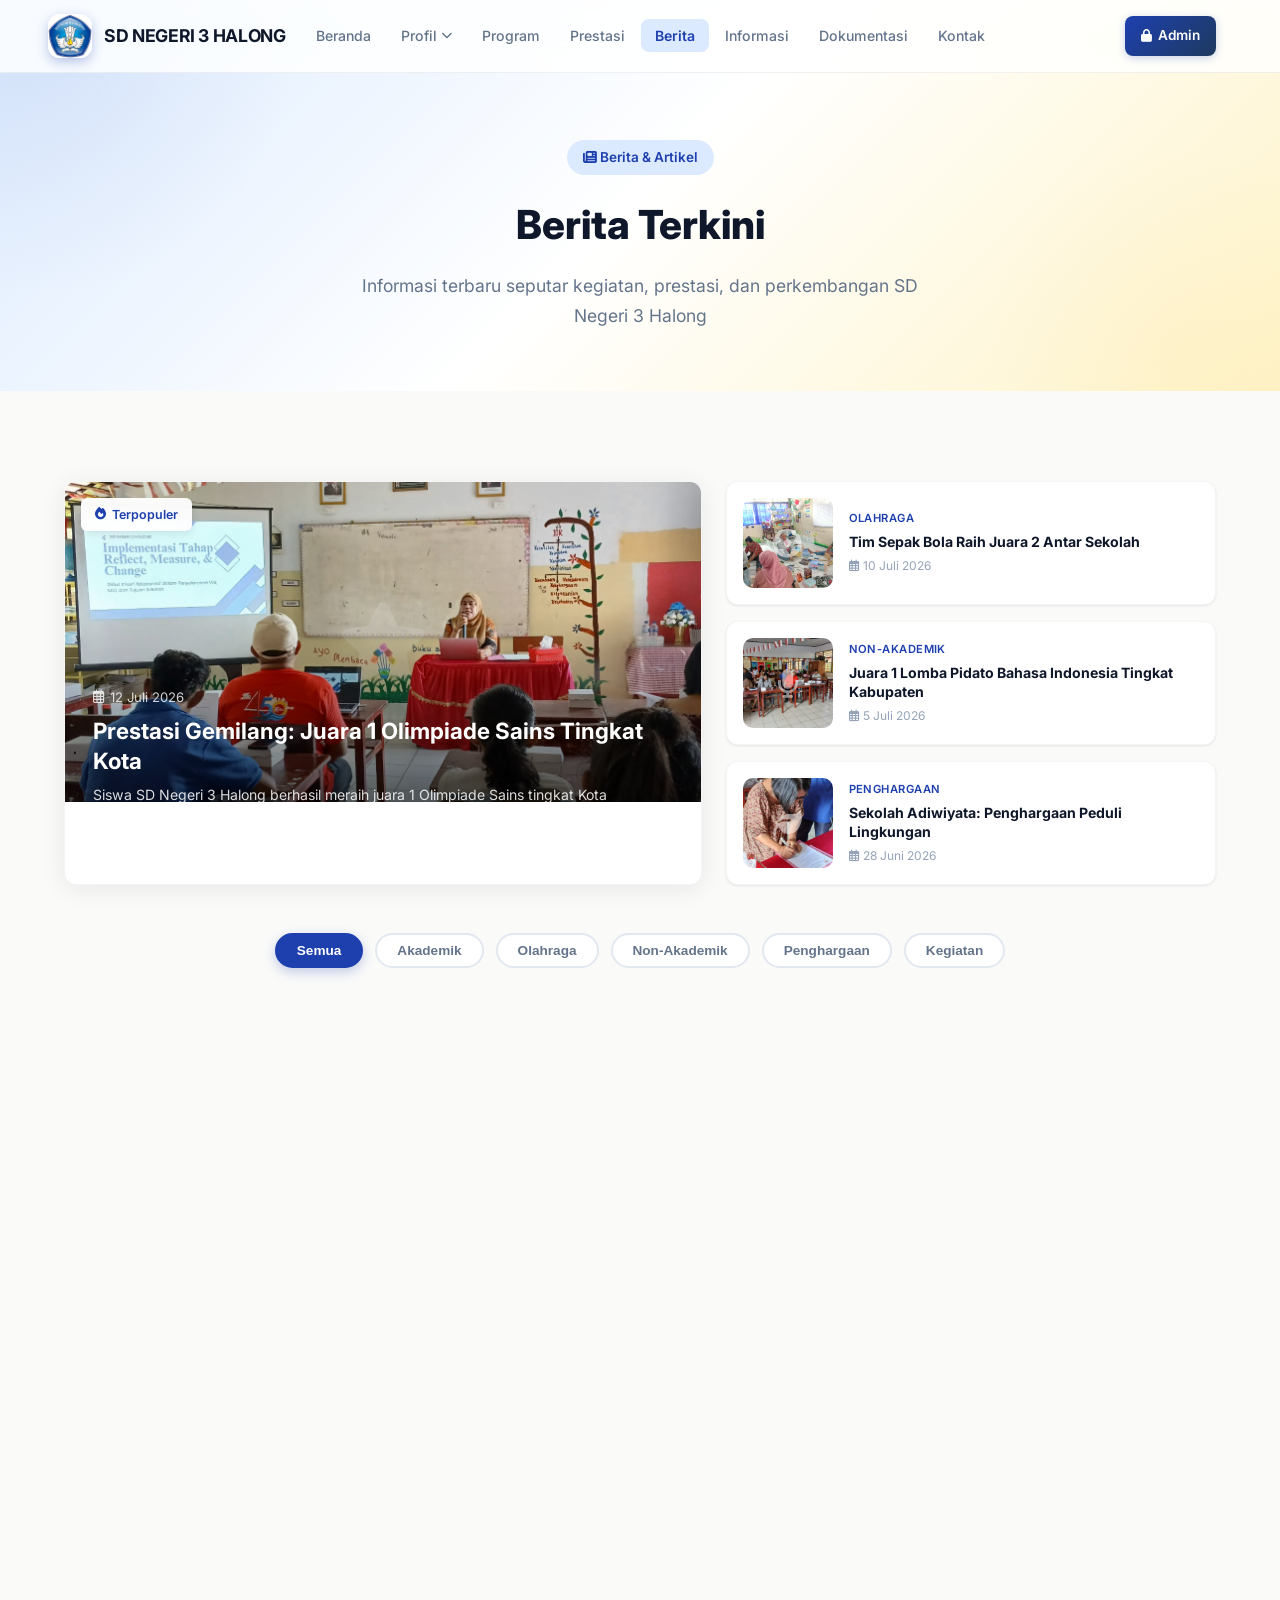
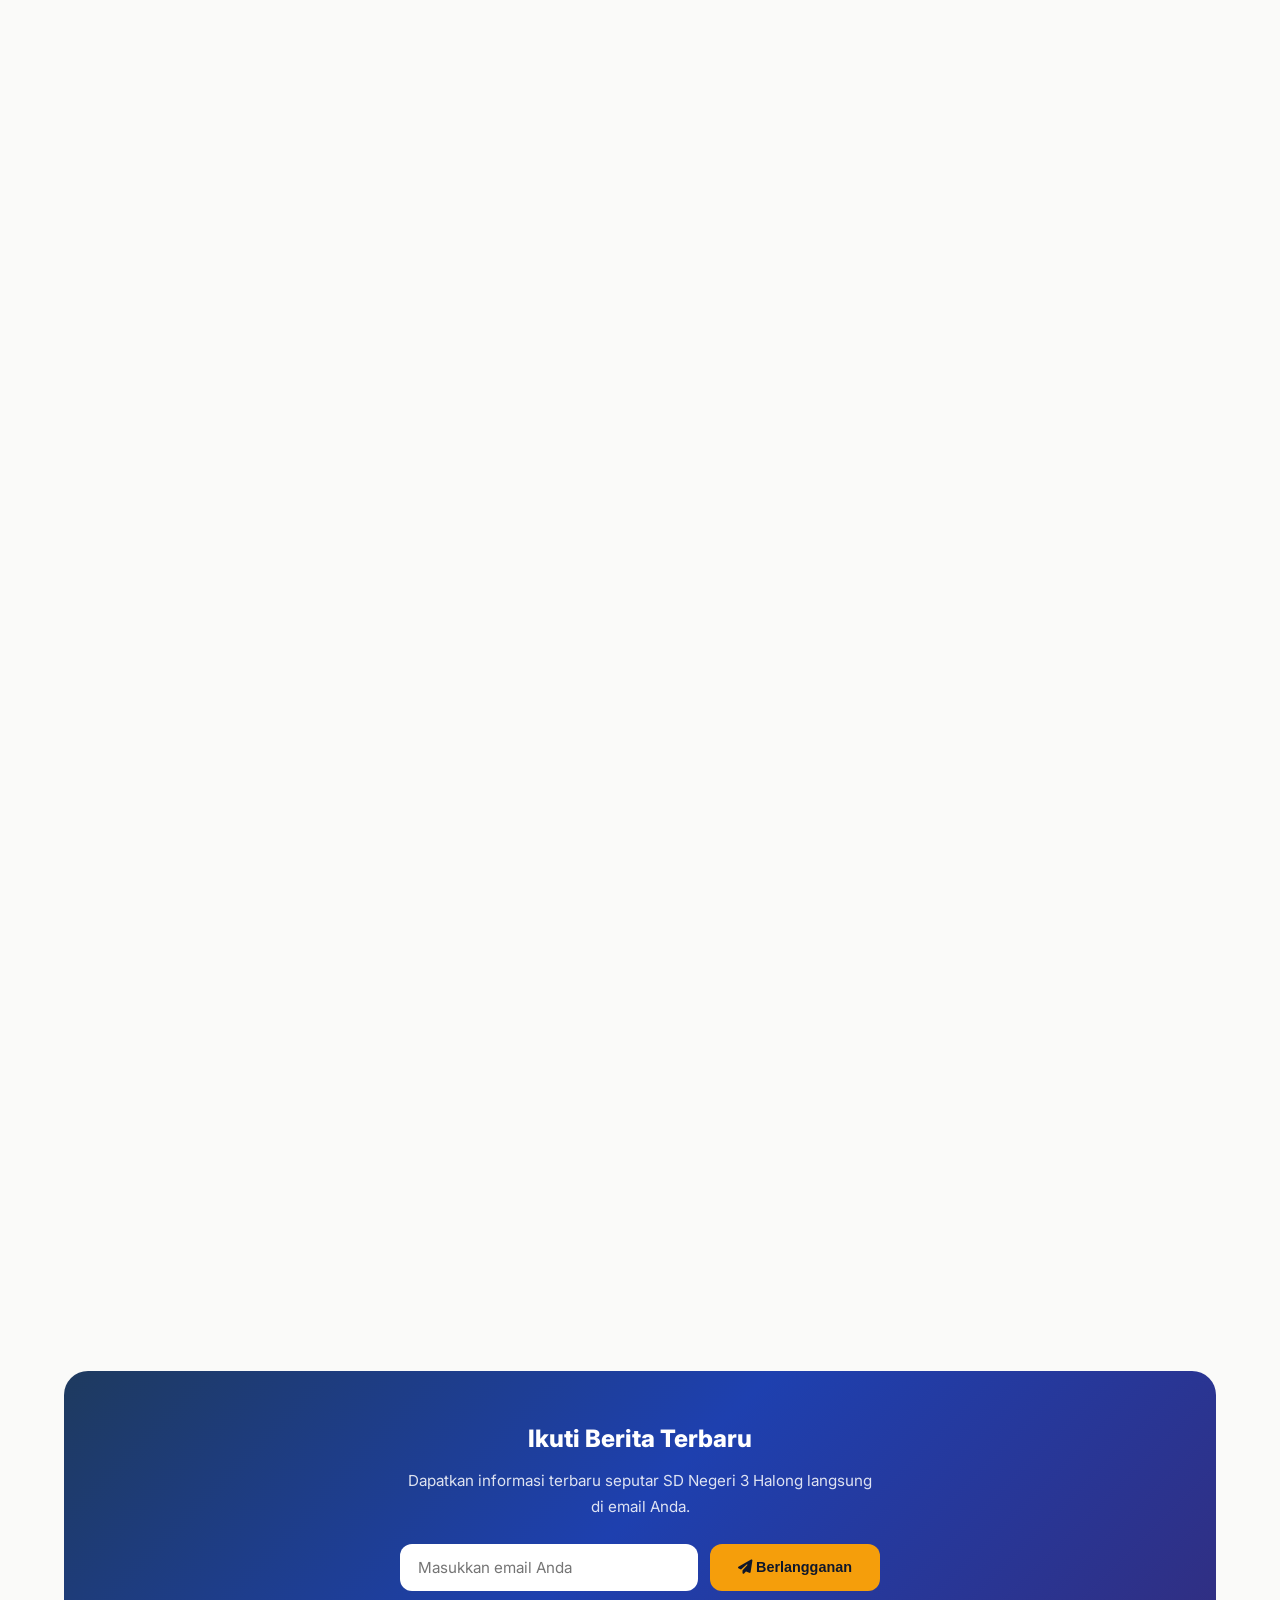
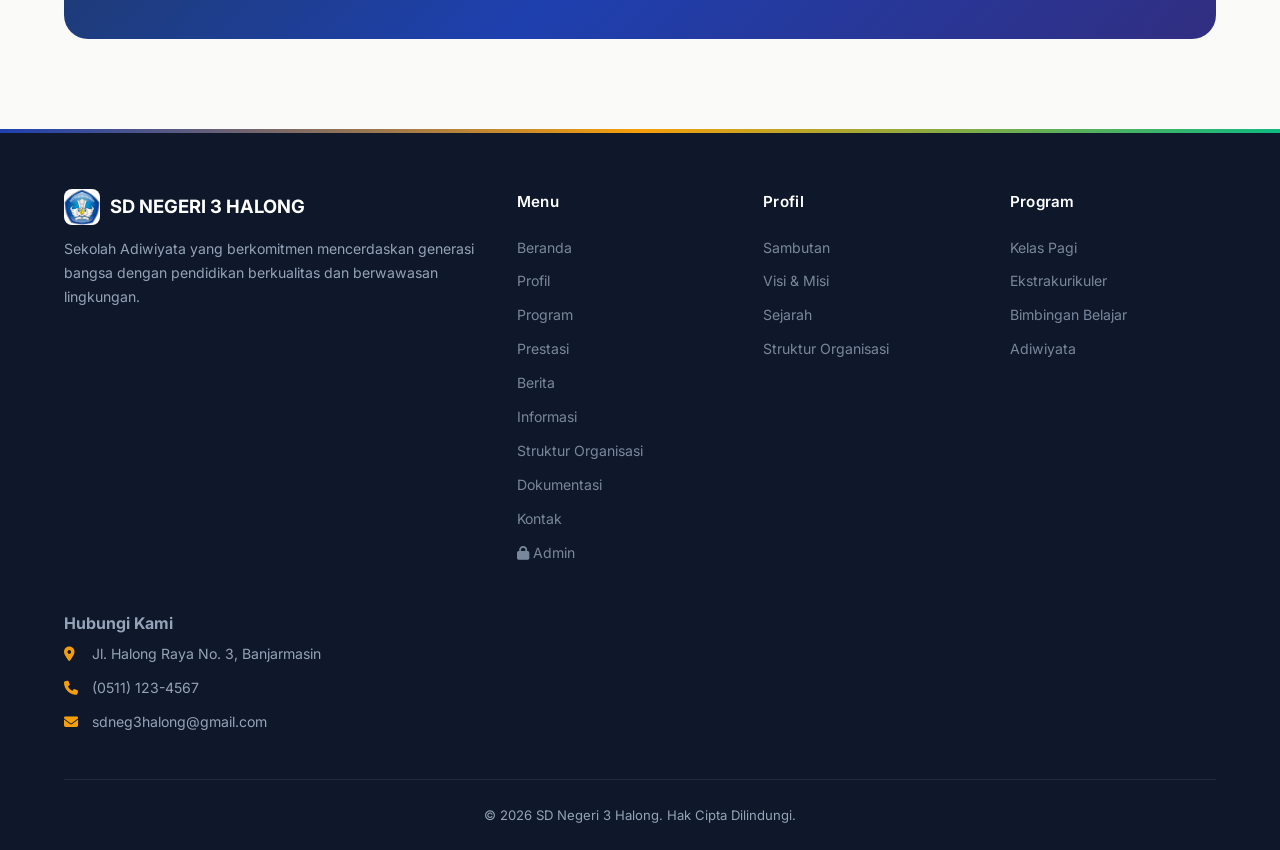
<file: berita.html>
<!DOCTYPE html>
<html lang="id">

<head>
  <meta charset="UTF-8">
  <meta name="viewport" content="width=device-width, initial-scale=1.0">
  <title>SD NEGERI 3 HALONG - Berita</title>
  <link rel="stylesheet" href="styles.css">
  <link href="https://fonts.googleapis.com/css2?family=Inter:wght@400;500;600;700;800&display=swap" rel="stylesheet">
  <link rel="stylesheet" href="https://cdnjs.cloudflare.com/ajax/libs/font-awesome/6.5.0/css/all.min.css">
  <style>
    .berita-hero {
      padding: 140px 0 60px;
      text-align: center;
      background: linear-gradient(135deg, var(--primary-light) 0%, #fff 50%, #fef3c7 100%);
      position: relative;
      overflow: hidden;
    }

    .berita-hero::before {
      content: '';
      position: absolute;
      width: 500px;
      height: 500px;
      border-radius: 50%;
      background: radial-gradient(circle, rgba(30,64,175,.06) 0%, transparent 70%);
      top: -200px;
      left: -200px;
      pointer-events: none;
    }

    .berita-hero::after {
      content: '';
      position: absolute;
      width: 400px;
      height: 400px;
      border-radius: 50%;
      background: radial-gradient(circle, rgba(245,158,11,.04) 0%, transparent 70%);
      bottom: -150px;
      right: -100px;
      pointer-events: none;
    }

    /* Featured News */
    .featured-news {
      display: grid;
      grid-template-columns: 1.3fr 1fr;
      gap: 24px;
      margin-bottom: 48px;
    }

    .featured-main {
      position: relative;
      border-radius: var(--radius);
      overflow: hidden;
      background: var(--white);
      box-shadow: var(--shadow);
      transition: var(--transition);
      cursor: pointer;
      border: 1px solid rgba(0,0,0,.04);
    }

    .featured-main:hover {
      transform: translateY(-6px);
      box-shadow: var(--shadow-xl);
    }

    .featured-main .featured-image {
      height: 320px;
      background: linear-gradient(135deg, #667eea, #764ba2);
      display: flex;
      align-items: center;
      justify-content: center;
      position: relative;
      overflow: hidden;
    }

    .featured-main .featured-image img {
      width: 100%;
      height: 100%;
      object-fit: cover;
      transition: transform .6s cubic-bezier(.4,0,.2,1);
    }

    .featured-main:hover .featured-image img {
      transform: scale(1.08);
    }

    .featured-main .featured-image::after {
      content: '';
      position: absolute;
      bottom: 0; left: 0; right: 0;
      height: 60%;
      background: linear-gradient(to top, rgba(0,0,0,.6), transparent);
      pointer-events: none;
    }

    .featured-main .featured-badge {
      position: absolute;
      top: 16px;
      left: 16px;
      z-index: 2;
      padding: 6px 14px;
      border-radius: 6px;
      font-size: .78rem;
      font-weight: 600;
      background: rgba(255,255,255,.95);
      color: var(--primary);
      display: inline-flex;
      align-items: center;
      gap: 6px;
      backdrop-filter: blur(8px);
      box-shadow: 0 2px 10px rgba(0,0,0,.1);
    }

    .featured-main .featured-text {
      position: absolute;
      bottom: 0; left: 0; right: 0;
      z-index: 2;
      padding: 32px 28px;
      color: #fff;
    }

    .featured-main .featured-text .featured-date {
      font-size: .82rem;
      opacity: .8;
      display: inline-flex;
      align-items: center;
      gap: 6px;
      margin-bottom: 8px;
    }

    .featured-main .featured-text h2 {
      font-size: 1.4rem;
      font-weight: 700;
      margin-bottom: 8px;
      line-height: 1.35;
    }

    .featured-main .featured-text p {
      font-size: .88rem;
      opacity: .85;
      line-height: 1.6;
      max-width: 90%;
    }

    .featured-side {
      display: flex;
      flex-direction: column;
      gap: 16px;
    }

    .featured-side-item {
      display: flex;
      gap: 16px;
      background: var(--white);
      border-radius: var(--radius);
      padding: 16px;
      box-shadow: var(--shadow-sm);
      transition: var(--transition);
      cursor: pointer;
      border: 1px solid rgba(0,0,0,.04);
      flex: 1;
    }

    .featured-side-item:hover {
      transform: translateX(6px);
      box-shadow: var(--shadow);
      border-color: var(--primary-light);
    }

    .featured-side-item .thumb {
      width: 90px;
      height: 90px;
      border-radius: 10px;
      flex-shrink: 0;
      display: flex;
      align-items: center;
      justify-content: center;
      font-size: 1.8rem;
      color: rgba(255,255,255,.5);
      overflow: hidden;
    }

    .featured-side-item .thumb img {
      width: 100%;
      height: 100%;
      object-fit: cover;
    }

    .featured-side-item .side-content {
      display: flex;
      flex-direction: column;
      justify-content: center;
      min-width: 0;
    }

    .featured-side-item .side-content .side-cat {
      font-size: .7rem;
      font-weight: 600;
      color: var(--primary);
      text-transform: uppercase;
      letter-spacing: .04em;
      margin-bottom: 4px;
    }

    .featured-side-item .side-content h4 {
      font-size: .88rem;
      font-weight: 700;
      line-height: 1.4;
      margin-bottom: 4px;
      display: -webkit-box;
      -webkit-line-clamp: 2;
      -webkit-box-orient: vertical;
      overflow: hidden;
    }

    .featured-side-item .side-content .side-date {
      font-size: .75rem;
      color: var(--text-lighter);
    }

    /* Filter Buttons */
    .berita-filters {
      display: flex;
      align-items: center;
      gap: 12px;
      flex-wrap: wrap;
      margin-bottom: 32px;
      justify-content: center;
    }

    .berita-filter-btn {
      padding: 8px 20px;
      border-radius: 20px;
      font-size: .85rem;
      font-weight: 600;
      border: 2px solid #e2e8f0;
      background: var(--white);
      color: var(--text-light);
      cursor: pointer;
      transition: var(--transition);
    }

    .berita-filter-btn:hover {
      border-color: var(--primary-light);
      color: var(--primary);
      background: var(--primary-lighter);
    }

    .berita-filter-btn.active {
      border-color: var(--primary);
      background: var(--primary);
      color: #fff;
      box-shadow: 0 4px 12px rgba(30,64,175,.25);
    }

    .berita-empty {
      text-align: center;
      padding: 60px 20px;
      color: var(--text-lighter);
    }

    .berita-empty i {
      font-size: 4rem;
      display: block;
      margin-bottom: 16px;
      color: #e2e8f0;
    }

    .berita-empty p {
      font-size: 1rem;
      font-weight: 500;
    }

    /* Newsletter CTA */
    .newsletter-cta {
      margin-top: 60px;
      padding: 48px 40px;
      background: linear-gradient(135deg, var(--primary-dark), var(--primary), #312e81);
      border-radius: var(--radius-xl);
      text-align: center;
      color: #fff;
    }

    .newsletter-cta h3 {
      font-size: 1.5rem;
      font-weight: 800;
      margin-bottom: 8px;
    }

    .newsletter-cta p {
      font-size: .95rem;
      opacity: .85;
      margin-bottom: 24px;
      max-width: 480px;
      margin-left: auto;
      margin-right: auto;
    }

    .newsletter-form {
      display: flex;
      gap: 12px;
      max-width: 480px;
      margin: 0 auto;
    }

    .newsletter-form input {
      flex: 1;
      padding: 14px 18px;
      border-radius: var(--radius);
      border: none;
      font-size: .95rem;
      outline: none;
      font-family: inherit;
    }

    .newsletter-form button {
      padding: 14px 28px;
      border-radius: var(--radius);
      border: none;
      background: var(--accent);
      color: var(--text);
      font-weight: 700;
      font-size: .9rem;
      cursor: pointer;
      transition: var(--transition);
      white-space: nowrap;
    }

    .newsletter-form button:hover {
      background: var(--accent-dark);
      transform: translateY(-2px);
    }

    @media (max-width: 1024px) {
      .featured-news { grid-template-columns: 1fr; }
      .featured-main .featured-image { height: 260px; }
    }

    @media (max-width: 768px) {
      .featured-main .featured-text { padding: 24px 20px; }
      .featured-main .featured-text h2 { font-size: 1.15rem; }
      .featured-main .featured-image { height: 220px; }
      .featured-side-item .thumb { width: 72px; height: 72px; }
      .newsletter-cta { padding: 32px 24px; }
      .newsletter-form { flex-direction: column; }
    }

    @media (max-width: 480px) {
      .featured-side-item { flex-direction: column; }
      .featured-side-item .thumb { width: 100%; height: 120px; }
    }
  </style>
</head>

<body>
  <!-- NAVBAR -->
  <nav class="navbar">
    <div class="container navbar-content">
      <a href="index.html" class="nav-brand">
        <div class="nav-logo-icon">
          <img src="img/profil/logo.jpg" alt="SD NEGERI 3 HALONG">
        </div>
        <div>
          <h1>SD NEGERI 3 HALONG</h1>
        </div>
      </a>
      <button class="mobile-menu-btn" onclick="toggleMobileMenu()" aria-label="Menu">
        <i class="fas fa-bars"></i>
      </button>
      <ul class="nav-links" id="mobileMenu">
        <li><a href="index.html">Beranda</a></li>
        <li class="nav-item">
          <a href="sambutan.html">Profil <i class="fas fa-chevron-down dropdown-icon"></i></a>
          <div class="nav-dropdown">
            <a href="sambutan.html"><i class="fas fa-greeting"></i> Sambutan</a>
            <a href="visi-misi.html"><i class="fas fa-bullseye"></i> Visi & Misi</a>
            <a href="sejarah.html"><i class="fas fa-history"></i> Sejarah</a>
            <a href="guru.html"><i class="fas fa-sitemap"></i> Struktur Organisasi</a>
          </div>
        </li>
        <li><a href="program.html">Program</a></li>
        <li><a href="prestasi.html">Prestasi</a></li>
        <li><a href="berita.html" class="active">Berita</a></li>
        <li><a href="informasi.html">Informasi</a></li>
        <li><a href="galeri.html">Dokumentasi</a></li>
        <li><a href="kontak.html">Kontak</a></li>
      </ul>
      <a href="login.html" class="nav-login-link"><i class="fas fa-lock"></i> Admin</a>
    </div>
  </nav>

  <!-- HERO -->
  <section class="berita-hero">
    <div class="container">
      <span style="display: inline-block; background: var(--primary-light); color: var(--primary); padding: 6px 16px; border-radius: 20px; font-size: .85rem; font-weight: 600; margin-bottom: 16px;">
        <i class="fas fa-newspaper"></i> Berita & Artikel
      </span>
      <h1 style="font-size: 2.5rem; font-weight: 800; color: var(--text); margin-bottom: 12px;">Berita Terkini</h1>
      <p style="font-size: 1.1rem; color: var(--text-light); max-width: 560px; margin: 0 auto;">Informasi terbaru seputar kegiatan, prestasi, dan perkembangan SD Negeri 3 Halong</p>
    </div>
  </section>

  <!-- NEWS SECTION -->
  <section class="section">
    <div class="container">

      <!-- Featured News -->
      <div class="featured-news animate-on-scroll">
        <div class="featured-main">
          <div class="featured-image" style="background: linear-gradient(135deg, #667eea, #764ba2); position: relative;">
            <img src="img/IMG-20260706-WA0096.jpg" alt="Featured News" onerror="this.style.display='none'">
            <i class="fas fa-star" style="font-size: 5rem; color: rgba(255,255,255,.15); position: absolute; top: 50%; left: 50%; transform: translate(-50%, -50%);"></i>
          </div>
          <span class="featured-badge"><i class="fas fa-fire"></i> Terpopuler</span>
          <div class="featured-text">
            <span class="featured-date"><i class="far fa-calendar-alt"></i> 12 Juli 2026</span>
            <h2>Prestasi Gemilang: Juara 1 Olimpiade Sains Tingkat Kota</h2>
            <p>Siswa SD Negeri 3 Halong berhasil meraih juara 1 Olimpiade Sains tingkat Kota Banjarmasin. Prestasi ini membuktikan kualitas pendidikan sains di sekolah kami.</p>
          </div>
        </div>
        <div class="featured-side">
          <div class="featured-side-item">
            <div class="thumb" style="background: linear-gradient(135deg, #f093fb, #f5576c); position: relative;">
              <img src="img/IMG-20260706-WA0097.jpg" alt="News" onerror="this.style.display='none'">
              <i class="fas fa-futbol" style="position: absolute; top: 50%; left: 50%; transform: translate(-50%, -50%);"></i>
            </div>
            <div class="side-content">
              <span class="side-cat">Olahraga</span>
              <h4>Tim Sepak Bola Raih Juara 2 Antar Sekolah</h4>
              <span class="side-date"><i class="far fa-calendar-alt"></i> 10 Juli 2026</span>
            </div>
          </div>
          <div class="featured-side-item">
            <div class="thumb" style="background: linear-gradient(135deg, #4facfe, #00f2fe); position: relative;">
              <img src="img/IMG-20260706-WA0098.jpg" alt="News" onerror="this.style.display='none'">
              <i class="fas fa-microphone" style="position: absolute; top: 50%; left: 50%; transform: translate(-50%, -50%);"></i>
            </div>
            <div class="side-content">
              <span class="side-cat">Non-Akademik</span>
              <h4>Juara 1 Lomba Pidato Bahasa Indonesia Tingkat Kabupaten</h4>
              <span class="side-date"><i class="far fa-calendar-alt"></i> 5 Juli 2026</span>
            </div>
          </div>
          <div class="featured-side-item">
            <div class="thumb" style="background: linear-gradient(135deg, #43e97b, #38f9d7); position: relative;">
              <img src="img/IMG-20260706-WA0099.jpg" alt="News" onerror="this.style.display='none'">
              <i class="fas fa-leaf" style="position: absolute; top: 50%; left: 50%; transform: translate(-50%, -50%);"></i>
            </div>
            <div class="side-content">
              <span class="side-cat">Penghargaan</span>
              <h4>Sekolah Adiwiyata: Penghargaan Peduli Lingkungan</h4>
              <span class="side-date"><i class="far fa-calendar-alt"></i> 28 Juni 2026</span>
            </div>
          </div>
        </div>
      </div>

      <!-- Filters -->
      <div class="berita-filters animate-on-scroll">
        <button class="berita-filter-btn active" data-filter="all">Semua</button>
        <button class="berita-filter-btn" data-filter="Akademik">Akademik</button>
        <button class="berita-filter-btn" data-filter="Olahraga">Olahraga</button>
        <button class="berita-filter-btn" data-filter="Non-Akademik">Non-Akademik</button>
        <button class="berita-filter-btn" data-filter="Penghargaan">Penghargaan</button>
        <button class="berita-filter-btn" data-filter="Kegiatan">Kegiatan</button>
      </div>

      <!-- News Grid -->
      <div class="berita-grid" id="beritaGrid">
        <!-- Rendered dynamically -->
      </div>

      <!-- Newsletter CTA -->
      <div class="newsletter-cta animate-on-scroll">
        <h3>Ikuti Berita Terbaru</h3>
        <p>Dapatkan informasi terbaru seputar SD Negeri 3 Halong langsung di email Anda.</p>
        <form class="newsletter-form" onsubmit="event.preventDefault(); alert('Terima kasih! Anda telah berlangganan berita SD Negeri 3 Halong.');">
          <input type="email" placeholder="Masukkan email Anda" required>
          <button type="submit"><i class="fas fa-paper-plane"></i> Berlangganan</button>
        </form>
      </div>

    </div>
  </section>

  <!-- FOOTER -->
  <footer class="footer">
    <div class="container">
      <div class="footer-grid">
        <div class="footer-brand">
          <div class="footer-logo">
            <img src="img/profil/logo.jpg" alt="SD NEGERI 3 HALONG">
            <span>SD NEGERI 3 HALONG</span>
          </div>
          <p>Sekolah Adiwiyata yang berkomitmen mencerdaskan generasi bangsa dengan pendidikan berkualitas dan berwawasan lingkungan.</p>
        </div>
        <div class="footer-links">
          <h4>Menu</h4>
          <ul>
            <li><a href="index.html">Beranda</a></li>
            <li><a href="sambutan.html">Profil</a></li>
            <li><a href="program.html">Program</a></li>
            <li><a href="prestasi.html">Prestasi</a></li>
            <li><a href="berita.html">Berita</a></li>
            <li><a href="informasi.html">Informasi</a></li>
            <li><a href="guru.html">Struktur Organisasi</a></li>
            <li><a href="galeri.html">Dokumentasi</a></li>
            <li><a href="kontak.html">Kontak</a></li>
            <li><a href="login.html"><i class="fas fa-lock"></i> Admin</a></li>
          </ul>
        </div>
        <div class="footer-links">
          <h4>Profil</h4>
          <ul>
            <li><a href="sambutan.html">Sambutan</a></li>
            <li><a href="visi-misi.html">Visi & Misi</a></li>
            <li><a href="sejarah.html">Sejarah</a></li>
            <li><a href="guru.html">Struktur Organisasi</a></li>
          </ul>
        </div>
        <div class="footer-links">
          <h4>Program</h4>
          <ul>
            <li><a href="program.html">Kelas Pagi</a></li>
            <li><a href="program.html">Ekstrakurikuler</a></li>
            <li><a href="program.html">Bimbingan Belajar</a></li>
            <li><a href="program.html">Adiwiyata</a></li>
          </ul>
        </div>
        <div class="footer-contact">
          <h4>Hubungi Kami</h4>
          <p><i class="fas fa-map-marker-alt"></i> Jl. Halong Raya No. 3, Banjarmasin</p>
          <p><i class="fas fa-phone"></i> (0511) 123-4567</p>
          <p><i class="fas fa-envelope"></i> sdneg3halong@gmail.com</p>
        </div>
      </div>
      <div class="footer-bottom">
        <p>&copy; 2026 SD Negeri 3 Halong. Hak Cipta Dilindungi.</p>
      </div>
    </div>
  </footer>

  <script src="script.js"></script>

  <script>
    // ========== BERITA DATA STATIS ==========
    var BERITA_STATIC = [
      { id: 1, title: 'Prestasi Gemilang: Juara 1 Olimpiade Sains Tingkat Kota', image: 'img/IMG-20260706-WA0096.jpg', category: 'Akademik', date: '12 Juli 2026', description: 'Siswa SD Negeri 3 Halong berhasil meraih juara 1 Olimpiade Sains tingkat Kota Banjarmasin. Prestasi ini membuktikan kualitas pendidikan sains di sekolah kami yang terus berkembang pesat.' },
      { id: 2, title: 'Tim Sepak Bola Raih Juara 2 Turnamen Antar Sekolah', image: 'img/IMG-20260706-WA0097.jpg', category: 'Olahraga', date: '10 Juli 2026', description: 'Tim sepak bola SD Negeri 3 Halong meraih juara 2 dalam turnamen antar sekolah se-Kota Banjarmasin. Kerja sama tim yang solid menjadi kunci keberhasilan mereka.' },
      { id: 3, title: 'Juara 1 Lomba Pidato Bahasa Indonesia Tingkat Kabupaten', image: 'img/IMG-20260706-WA0098.jpg', category: 'Non-Akademik', date: '5 Juli 2026', description: 'Siswa SD Negeri 3 Halong meraih juara 1 lomba pidato Bahasa Indonesia tingkat kabupaten. Kemampuan orasi dan penguasaan materi yang baik menjadi nilai lebih.' },
      { id: 4, title: 'Penghargaan Sekolah Adiwiyata: Peduli Lingkungan', image: 'img/IMG-20260706-WA0099.jpg', category: 'Penghargaan', date: '28 Juni 2026', description: 'SD Negeri 3 Halong menerima penghargaan sebagai Sekolah Adiwiyata atas kepedulian terhadap lingkungan. Program daur ulang dan penghijauan menjadi unggulan.' },
      { id: 5, title: 'Kegiatan Pesantren Kilat Selama Bulan Ramadhan', image: 'img/IMG-20260706-WA0100.jpg', category: 'Kegiatan', date: '20 Juni 2026', description: 'Seluruh siswa mengikuti kegiatan pesantren kilat selama bulan Ramadhan. Kegiatan meliputi tadarus Al-Quran, ceramah agama, dan buka puasa bersama.' },
      { id: 6, title: 'Medali Emas OSN Matematika Tingkat Kota', image: 'img/IMG-20260706-WA0101.jpg', category: 'Akademik', date: '15 Juni 2026', description: 'Siswa SD Negeri 3 Halong meraih medali emas Olimpiade Sains Nasional (OSN) bidang Matematika tingkat kota. Prestasi ini membanggakan seluruh warga sekolah.' },
      { id: 7, title: 'Lomba Kaligrafi: Juara 3 Tingkat Kota Banjarmasin', image: 'img/IMG-20260706-WA0102.jpg', category: 'Non-Akademik', date: '8 Juni 2026', description: 'Siswi SD Negeri 3 Halong meraih juara 3 lomba kaligrafi tingkat Kota Banjarmasin. Bakat seni kaligrafi terus dikembangkan melalui ekstrakurikuler.' },
      { id: 8, title: 'Penghargaan Sekolah Sehat Tingkat Provinsi', image: 'img/IMG-20260706-WA0103.jpg', category: 'Penghargaan', date: '1 Juni 2026', description: 'SD Negeri 3 Halong menerima penghargaan sebagai Sekolah Sehat tingkat Provinsi Kalimantan Selatan. Kebersihan dan kesehatan lingkungan sekolah menjadi prioritas.' },
      { id: 9, title: 'Kegiatan Class Meeting Akhir Semester', image: 'img/IMG-20260706-WA0104.jpg', category: 'Kegiatan', date: '25 Mei 2026', description: 'Class meeting akhir semester diisi dengan berbagai perlombaan antarkelas. Mulai dari cerdas cermat, olahraga, hingga seni, semua berpartisipasi dengan antusias.' },
      { id: 10, title: 'Kegiatan Kunjungan Edukasi ke Museum', image: 'img/IMG-20260706-WA0105.jpg', category: 'Kegiatan', date: '18 Mei 2026', description: 'Siswa kelas 5 dan 6 mengikuti kunjungan edukasi ke museum daerah. Kegiatan ini bertujuan menumbuhkan kecintaan terhadap sejarah dan budaya lokal.' },
      { id: 11, title: 'Juara 1 Lomba Tari Tradisional Tingkat Kota', image: 'img/IMG-20260706-WA0108.jpg', category: 'Non-Akademik', date: '12 Mei 2026', description: 'Siswi SD Negeri 3 Halong meraih juara 1 lomba tari tradisional tingkat Kota Banjarmasin. Gerakan yang anggun dan kostum yang indah memukau juri.' },
      { id: 12, title: 'Juara 2 Pramuka Tingkat Kecamatan Halong', image: 'img/IMG-20260706-WA0109.jpg', category: 'Kegiatan', date: '5 Mei 2026', description: 'Regu Pramuka SD Negeri 3 Halong meraih juara 2 dalam lomba pramuka tingkat Kecamatan Halong. Semangat kekompakan dan kedisiplinan menjadi kunci.' }
    ];

    // ========== BERITA KEY ==========
    const BERITA_KEY = 'sdN3Halong_berita_admin';

    // ========== CATEGORY STYLING ==========
    var categoryConfig = {
      'Akademik': { bg: '#dbeafe', text: '#2563eb', icon: 'fa-graduation-cap', gradient: 'linear-gradient(135deg, #667eea, #764ba2)' },
      'Olahraga': { bg: '#dcfce7', text: '#16a34a', icon: 'fa-running', gradient: 'linear-gradient(135deg, #f093fb, #f5576c)' },
      'Non-Akademik': { bg: '#f3e8ff', text: '#9333ea', icon: 'fa-palette', gradient: 'linear-gradient(135deg, #4facfe, #00f2fe)' },
      'Penghargaan': { bg: '#fef3c7', text: '#d97706', icon: 'fa-award', gradient: 'linear-gradient(135deg, #43e97b, #38f9d7)' },
      'Kegiatan': { bg: '#e0f2fe', text: '#0284c7', icon: 'fa-calendar-check', gradient: 'linear-gradient(135deg, #fa709a, #fee140)' }
    };

    function getCategoryConfig(cat) {
      return categoryConfig[cat] || { bg: '#f1f5f9', text: '#64748b', icon: 'fa-newspaper', gradient: 'linear-gradient(135deg, #a8edea, #fed6e3)' };
    }

    // ========== GET ALL BERITA (Static + Admin Upload) ==========
    function getAllBerita() {
      // Admin uploaded data
      var adminData = [];
      try {
        var raw = localStorage.getItem(BERITA_KEY);
        if (raw) adminData = JSON.parse(raw);
      } catch(e) {}

      // Bridge from window.name
      try {
        if (window.name && window.name.startsWith('__berita_data__')) {
          var bridgeData = JSON.parse(window.name.substring('__berita_data__'.length));
          window.name = '';
          // Merge bridge data into adminData
          var existingIds = new Set(adminData.map(function(i) { return i.id; }));
          bridgeData.forEach(function(item) {
            if (!existingIds.has(item.id)) {
              adminData.push(item);
              existingIds.add(item.id);
            }
          });
        }
      } catch(e) {}

      // Map admin data
      var adminMapped = adminData.map(function(item) {
        return {
          id: item.id,
          title: item.title,
          image: item.dataUrl,
          category: item.category,
          date: item.date,
          description: item.description,
          _admin: true
        };
      });

      // Map static data
      var staticMapped = BERITA_STATIC.map(function(item) {
        return { id: item.id, title: item.title, image: item.image, category: item.category, date: item.date, description: item.description, _admin: false };
      });

      return adminMapped.concat(staticMapped);
    }

    // ========== RENDER NEWS ==========
    function renderBerita(filter) {
      var allData = getAllBerita();
      var container = document.getElementById('beritaGrid');
      if (!container) return;

      var filtered = filter === 'all' ? allData : allData.filter(function(item) {
        return item.category === filter;
      });

      if (filtered.length === 0) {
        container.innerHTML = '<div class="berita-empty"><i class="fas fa-search"></i><p>Tidak ada berita untuk kategori ini.</p></div>';
        return;
      }

      container.innerHTML = filtered.map(function(item) {
        var cfg = getCategoryConfig(item.category);
        var hasImage = item.image && (item.image.startsWith('img/') || item.image.startsWith('data:') || item.image.startsWith('http'));
        var adminBadge = item._admin ? '<span style="position:absolute;top:10px;right:10px;z-index:3;background:rgba(16,185,129,.92);color:#fff;padding:3px 10px;border-radius:6px;font-size:.65rem;font-weight:600;"><i class="fas fa-cloud-upload-alt"></i> Admin</span>' : '';

        return [
          '<div class="berita-card animate-on-scroll">',
            '<div class="berita-card-image" style="background: ' + cfg.gradient + ';">',
              hasImage ? '<img src="' + item.image + '" alt="' + item.title.replace(/"/g, '&quot;') + '" onerror="this.style.display=\'none\'">' : '',
              adminBadge,
              '<span class="berita-category"><i class="fas ' + cfg.icon + '"></i> ' + item.category + '</span>',
            '</div>',
            '<div class="berita-card-body">',
              '<span class="berita-date"><i class="far fa-calendar-alt"></i> ' + item.date + '</span>',
              '<h3>' + item.title + '</h3>',
              '<p>' + item.description + '</p>',
              '<a href="javascript:void(0)" class="read-more" onclick="alert(\'' + 'Baca selengkapnya: ' + item.title.replace(/'/g, "\\'").replace(/"/g, '&quot;') + '\')">',
                'Baca Selengkapnya <i class="fas fa-arrow-right"></i>',
              '</a>',
            '</div>',
          '</div>'
        ].join('');
      }).join('');

      // Observe new cards for animation
      setTimeout(function() {
        var cards = container.querySelectorAll('.animate-on-scroll');
        cards.forEach(function(el) {
          var rect = el.getBoundingClientRect();
          if (rect.top < window.innerHeight + 100) {
            el.classList.add('visible');
          }
        });
      }, 100);
    }

    // ========== FILTER BUTTONS ==========
    document.addEventListener('DOMContentLoaded', function() {
      renderBerita('all');

      var filterBtns = document.querySelectorAll('.berita-filter-btn');
      filterBtns.forEach(function(btn) {
        btn.addEventListener('click', function() {
          filterBtns.forEach(function(b) { b.classList.remove('active'); });
          this.classList.add('active');
          renderBerita(this.getAttribute('data-filter'));
        });
      });
    });
  </script>
</body>

</html>
</file>
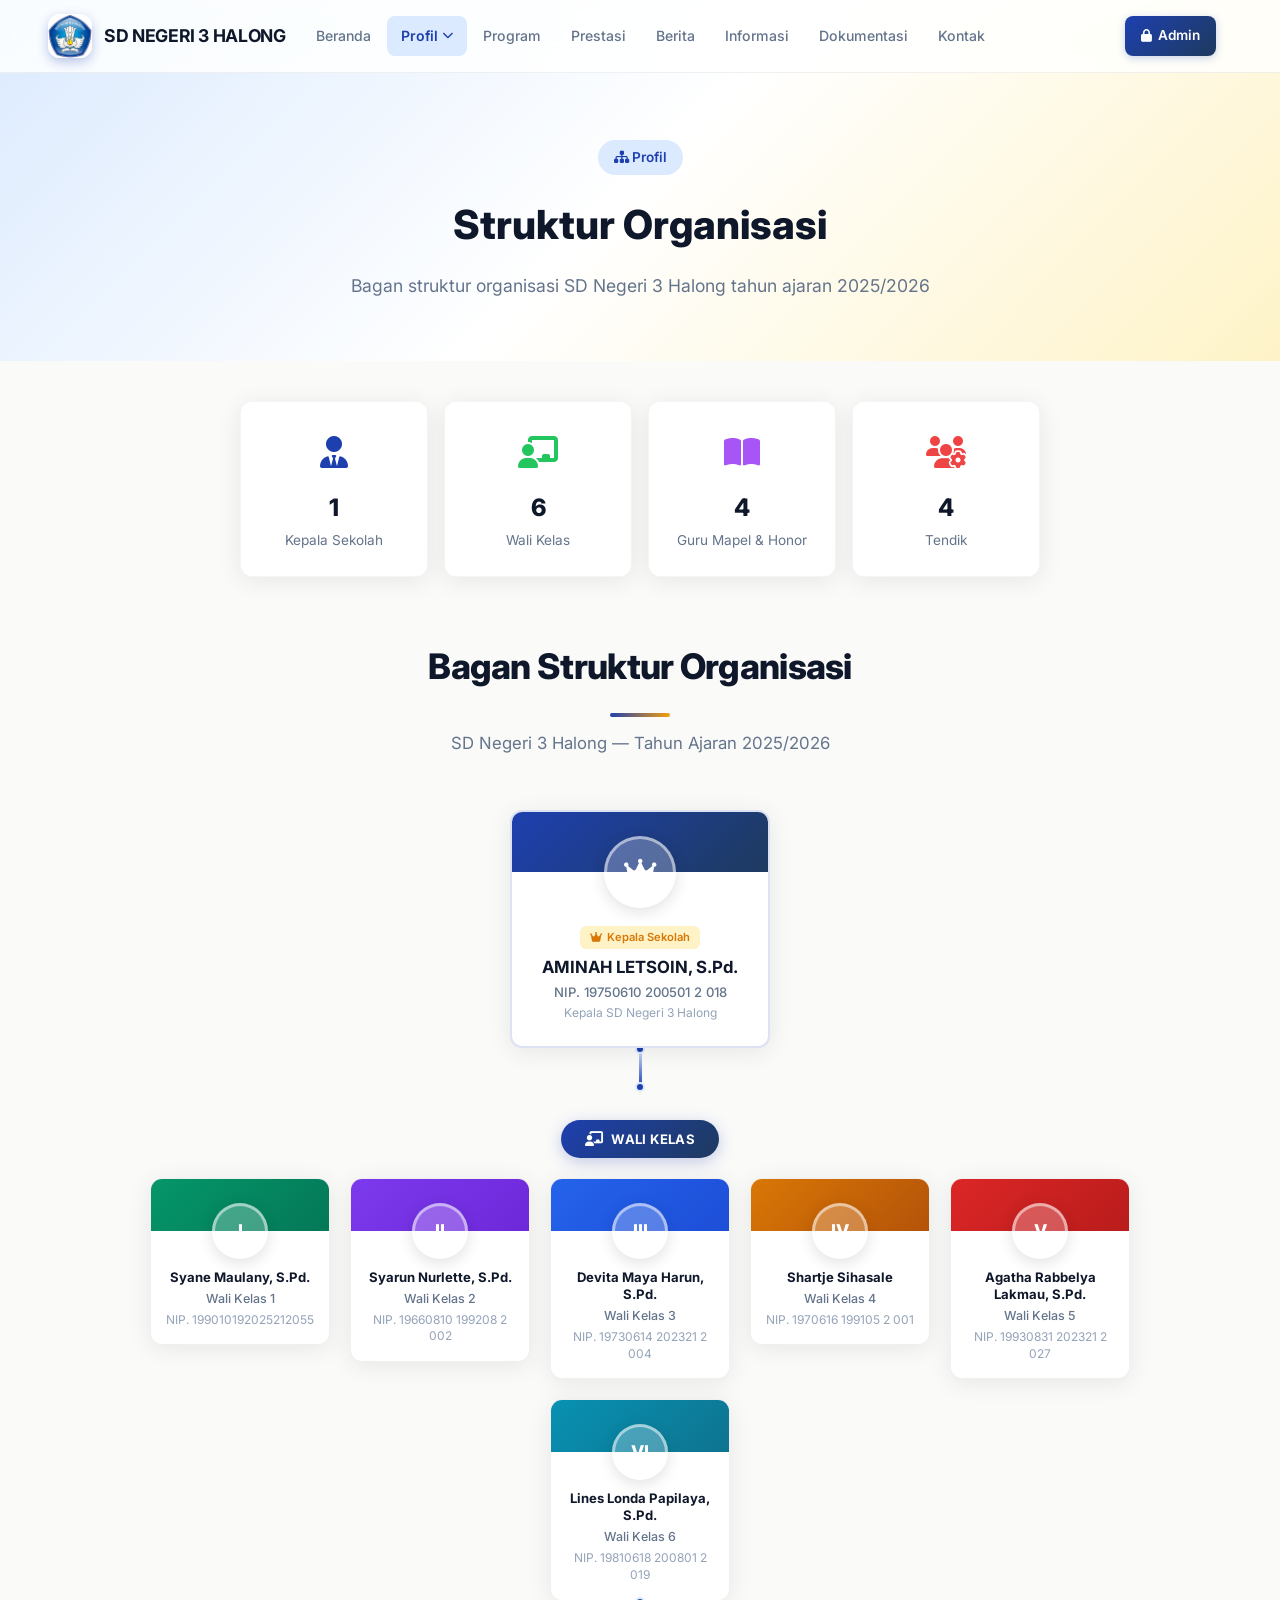
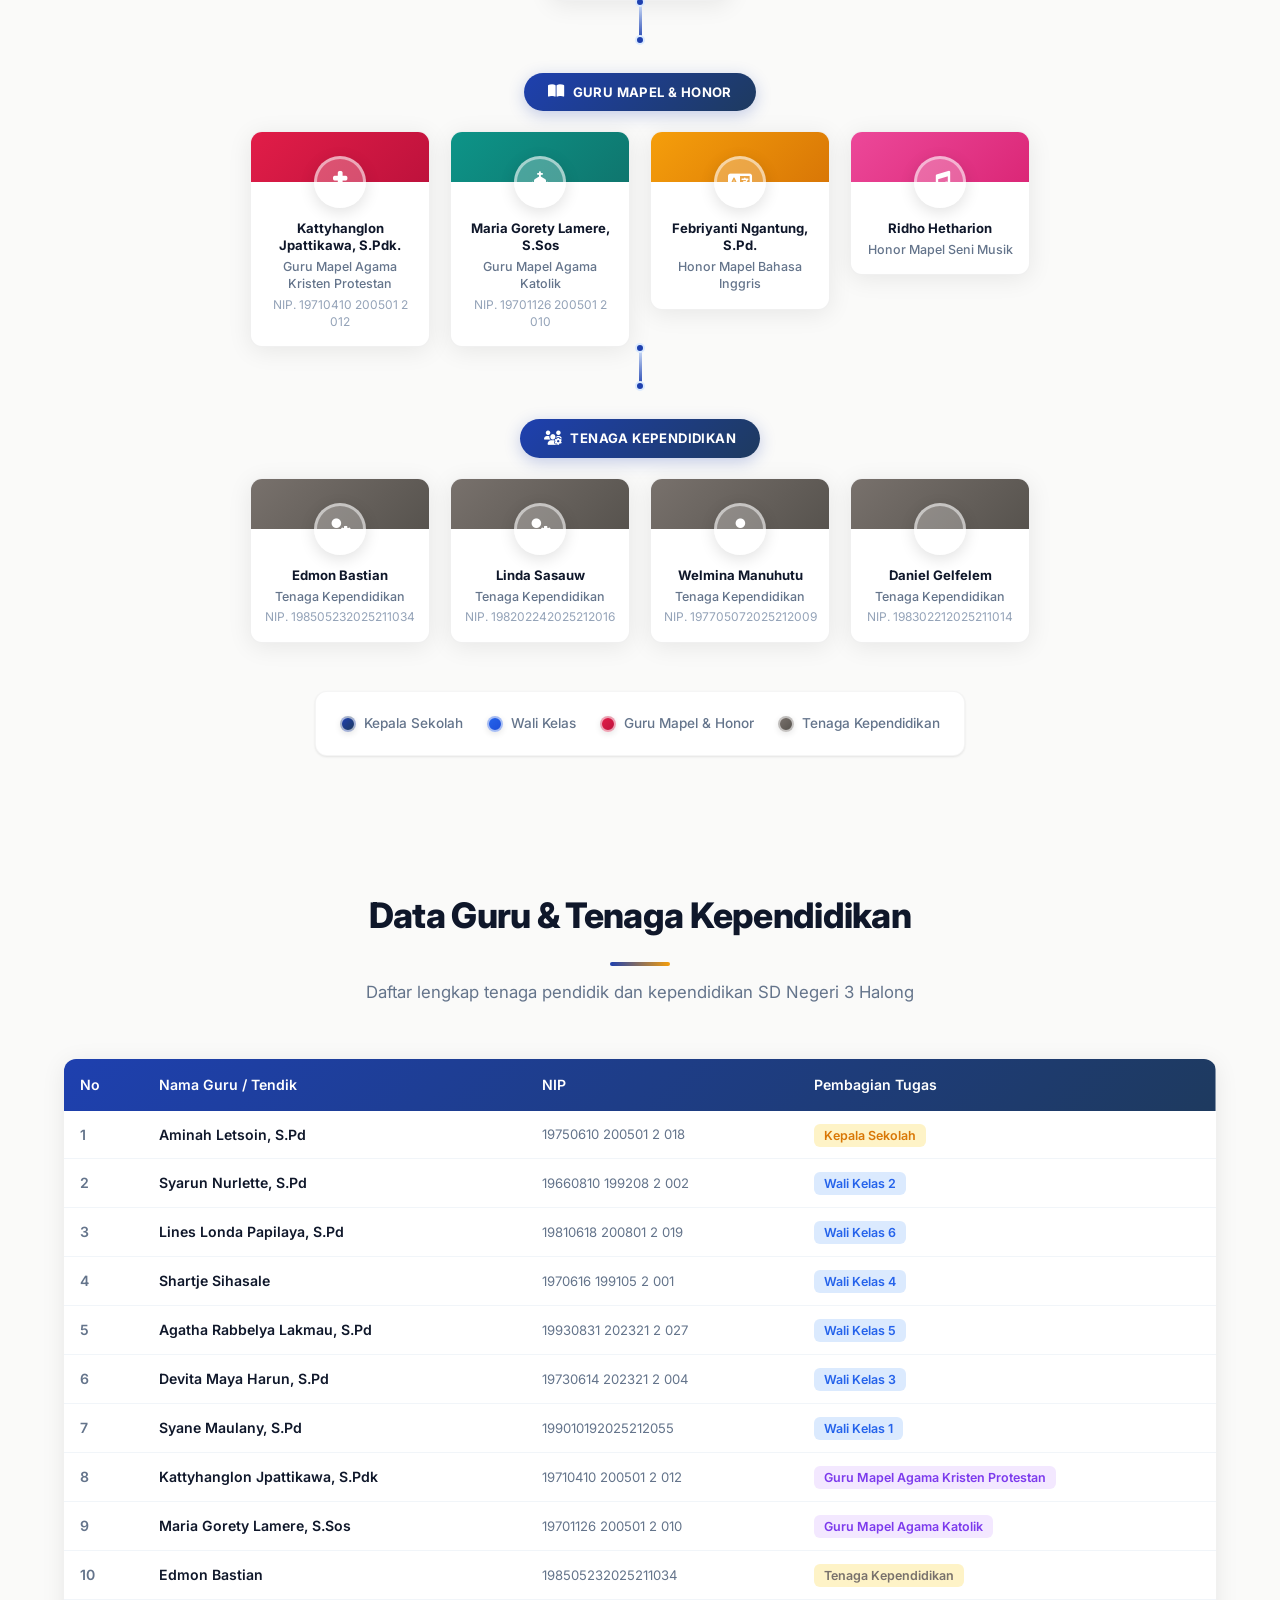
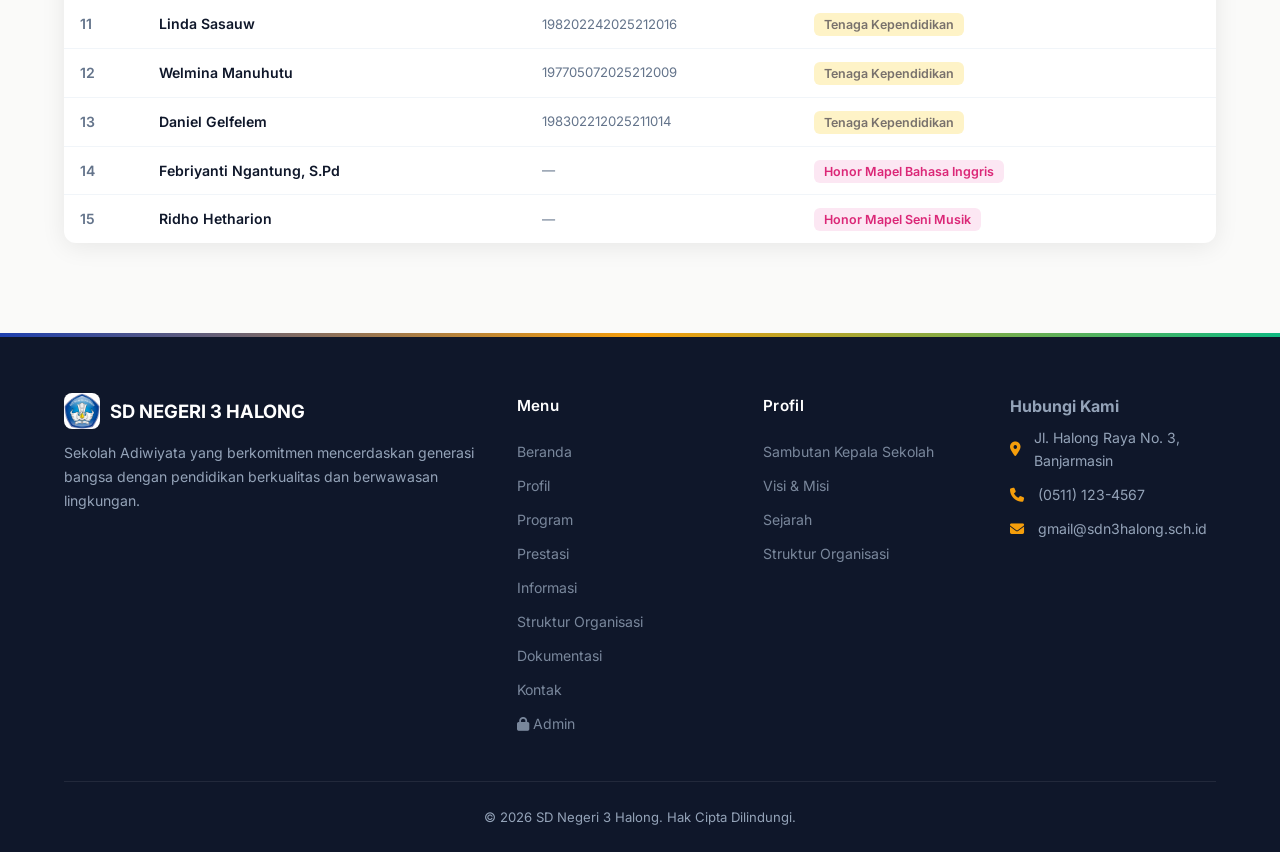
<file: guru.html>
<!DOCTYPE html>
<html lang="id">

<head>
  <meta charset="UTF-8">
  <meta name="viewport" content="width=device-width, initial-scale=1.0">
  <title>SD NEGERI 3 HALONG - Struktur Organisasi</title>
  <link rel="stylesheet" href="styles.css">
  <link href="https://fonts.googleapis.com/css2?family=Inter:wght@400;500;600;700;800&display=swap" rel="stylesheet">
  <link rel="stylesheet" href="https://cdnjs.cloudflare.com/ajax/libs/font-awesome/6.5.0/css/all.min.css">
</head>

<body>
  <!-- NAVBAR -->
  <nav class="navbar">
    <div class="container navbar-content">
      <a href="index.html" class="nav-brand">
        <div class="nav-logo-icon">
          <img src="img/profil/logo.jpg" alt="SD NEGERI 3 HALONG">
        </div>
        <div>
          <h1>SD NEGERI 3 HALONG</h1>
        </div>
      </a>
      <button class="mobile-menu-btn" onclick="toggleMobileMenu()" aria-label="Menu">
        <i class="fas fa-bars"></i>
      </button>
      <ul class="nav-links" id="mobileMenu">
        <li><a href="index.html">Beranda</a></li>
        <li class="nav-item">
          <a href="sambutan.html" class="active">Profil <i class="fas fa-chevron-down dropdown-icon"></i></a>
          <div class="nav-dropdown">
            <a href="sambutan.html"><i class="fas fa-greeting"></i> Sambutan</a>
            <a href="visi-misi.html"><i class="fas fa-bullseye"></i> Visi & Misi</a>
            <a href="sejarah.html"><i class="fas fa-history"></i> Sejarah</a>
            <a href="guru.html"><i class="fas fa-sitemap"></i> Struktur Organisasi</a>
          </div>
        </li>
        <li><a href="program.html">Program</a></li>

        <li><a href="prestasi.html">Prestasi</a></li>
        <li><a href="berita.html">Berita</a></li>
        <li><a href="informasi.html">Informasi</a></li>
        <li><a href="galeri.html">Dokumentasi</a></li>
        <li><a href="kontak.html">Kontak</a></li>
      </ul>
      <a href="login.html" class="nav-login-link"><i class="fas fa-lock"></i> Admin</a>
    </div>
  </nav>

  <!-- HERO -->
  <section class="page-hero"
    style="padding: 140px 0 60px; text-align: center; background: linear-gradient(135deg, var(--primary-light) 0%, #fff 50%, #fef3c7 100%);">
    <div class="container">
      <span
        style="display: inline-block; background: var(--primary-light); color: var(--primary); padding: 6px 16px; border-radius: 20px; font-size: .85rem; font-weight: 600; margin-bottom: 16px;">
        <i class="fas fa-sitemap"></i> Profil
      </span>
      <h1 style="font-size: 2.5rem; font-weight: 800; color: var(--text); margin-bottom: 12px;">Struktur Organisasi</h1>
      <p style="font-size: 1.1rem; color: var(--text-light);">Bagan struktur organisasi SD Negeri 3 Halong tahun ajaran
        2025/2026</p>
    </div>
  </section>

  <!-- STATS RINGKAS -->
  <section class="section" style="padding: 40px 0;">
    <div class="container">
      <div
        style="display: grid; grid-template-columns: repeat(auto-fit, minmax(140px, 1fr)); gap: 16px; max-width: 800px; margin: 0 auto;">
        <div class="card animate-on-scroll" style="text-align: center; padding: 24px 16px;">
          <div style="font-size: 2rem; color: var(--primary); margin-bottom: 8px;"><i class="fas fa-user-tie"></i></div>
          <div style="font-size: 1.5rem; font-weight: 800; color: var(--text);">1</div>
          <p style="font-size: .85rem; color: var(--text-light);">Kepala Sekolah</p>
        </div>
        <div class="card animate-on-scroll" style="text-align: center; padding: 24px 16px;">
          <div style="font-size: 2rem; color: #22c55e; margin-bottom: 8px;"><i class="fas fa-chalkboard-user"></i></div>
          <div style="font-size: 1.5rem; font-weight: 800; color: var(--text);">6</div>
          <p style="font-size: .85rem; color: var(--text-light);">Wali Kelas</p>
        </div>
        <div class="card animate-on-scroll" style="text-align: center; padding: 24px 16px;">
          <div style="font-size: 2rem; color: #a855f7; margin-bottom: 8px;"><i class="fas fa-book-open"></i></div>
          <div style="font-size: 1.5rem; font-weight: 800; color: var(--text);">4</div>
          <p style="font-size: .85rem; color: var(--text-light);">Guru Mapel & Honor</p>
        </div>
        <div class="card animate-on-scroll" style="text-align: center; padding: 24px 16px;">
          <div style="font-size: 2rem; color: #ef4444; margin-bottom: 8px;"><i class="fas fa-users-gear"></i></div>
          <div style="font-size: 1.5rem; font-weight: 800; color: var(--text);">4</div>
          <p style="font-size: .85rem; color: var(--text-light);">Tendik</p>
        </div>
      </div>
    </div>
  </section>

  <!-- STRUKTUR ORGANISASI -->
  <section class="section" style="padding-top: 20px;">
    <div class="container">
      <div class="section-title animate-on-scroll">
        <h2>Bagan Struktur Organisasi</h2>
        <p>SD Negeri 3 Halong — Tahun Ajaran 2025/2026</p>
      </div>

      <div class="org-chart">

        <!-- LEVEL 0: KEPALA SEKOLAH -->
        <div class="org-level org-top">
          <div class="org-row org-center">
            <div class="org-card org-main animate-on-scroll" style="max-width: 320px;">
              <div class="org-card-header" style="background: linear-gradient(135deg, #1e40af, #1e3a5f);">
                <div class="org-avatar"><i class="fas fa-crown"></i></div>
              </div>
              <div class="org-card-body">
                <span class="org-badge" style="background: #fef3c7; color: #d97706;"><i class="fas fa-crown"></i> Kepala
                  Sekolah</span>
                <h3>AMINAH LETSOIN, S.Pd.</h3>
                <p class="org-role">NIP. 19750610 200501 2 018</p>
                <p class="org-desc">Kepala SD Negeri 3 Halong</p>
              </div>
            </div>
          </div>
        </div>

        <!-- VERTICAL CONNECTOR -->
        <div class="org-level-connector">
          <div class="org-connector-v-long"></div>
        </div>

        <!-- LEVEL 1: WALI KELAS -->
        <div class="org-level">
          <div class="org-section-label">
            <span><i class="fas fa-chalkboard-user"></i> WALI KELAS</span>
          </div>
          <div class="org-row org-grid-6">
            <div class="org-card org-staff animate-on-scroll">
              <div class="org-card-header" style="background: linear-gradient(135deg, #059669, #047857);">
                <div class="org-avatar-sm">I</div>
              </div>
              <div class="org-card-body">
                <h3>Syane Maulany, S.Pd.</h3>
                <p class="org-role">Wali Kelas 1</p>
                <p class="org-desc">NIP. 199010192025212055</p>
              </div>
            </div>
            <div class="org-card org-staff animate-on-scroll">
              <div class="org-card-header" style="background: linear-gradient(135deg, #7c3aed, #6d28d9);">
                <div class="org-avatar-sm">II</div>
              </div>
              <div class="org-card-body">
                <h3>Syarun Nurlette, S.Pd.</h3>
                <p class="org-role">Wali Kelas 2</p>
                <p class="org-desc">NIP. 19660810 199208 2 002</p>
              </div>
            </div>
            <div class="org-card org-staff animate-on-scroll">
              <div class="org-card-header" style="background: linear-gradient(135deg, #2563eb, #1d4ed8);">
                <div class="org-avatar-sm">III</div>
              </div>
              <div class="org-card-body">
                <h3>Devita Maya Harun, S.Pd.</h3>
                <p class="org-role">Wali Kelas 3</p>
                <p class="org-desc">NIP. 19730614 202321 2 004</p>
              </div>
            </div>
            <div class="org-card org-staff animate-on-scroll">
              <div class="org-card-header" style="background: linear-gradient(135deg, #d97706, #b45309);">
                <div class="org-avatar-sm">IV</div>
              </div>
              <div class="org-card-body">
                <h3>Shartje Sihasale</h3>
                <p class="org-role">Wali Kelas 4</p>
                <p class="org-desc">NIP. 1970616 199105 2 001</p>
              </div>
            </div>
            <div class="org-card org-staff animate-on-scroll">
              <div class="org-card-header" style="background: linear-gradient(135deg, #dc2626, #b91c1c);">
                <div class="org-avatar-sm">V</div>
              </div>
              <div class="org-card-body">
                <h3>Agatha Rabbelya Lakmau, S.Pd.</h3>
                <p class="org-role">Wali Kelas 5</p>
                <p class="org-desc">NIP. 19930831 202321 2 027</p>
              </div>
            </div>
            <div class="org-card org-staff animate-on-scroll">
              <div class="org-card-header" style="background: linear-gradient(135deg, #0891b2, #0e7490);">
                <div class="org-avatar-sm">VI</div>
              </div>
              <div class="org-card-body">
                <h3>Lines Londa Papilaya, S.Pd.</h3>
                <p class="org-role">Wali Kelas 6</p>
                <p class="org-desc">NIP. 19810618 200801 2 019</p>
              </div>
            </div>
          </div>
        </div>

        <!-- VERTICAL CONNECTOR -->
        <div class="org-level-connector">
          <div class="org-connector-v-long"></div>
        </div>

        <!-- LEVEL 2: GURU MAPEL & HONOR -->
        <div class="org-level">
          <div class="org-section-label">
            <span><i class="fas fa-book-open"></i> GURU MAPEL & HONOR</span>
          </div>
          <div class="org-row org-center" style="display: flex; gap: 20px; justify-content: center; flex-wrap: wrap;">
            <div class="org-card org-staff animate-on-scroll">
              <div class="org-card-header" style="background: linear-gradient(135deg, #e11d48, #be123c);">
                <div class="org-avatar"><i class="fas fa-cross"></i></div>
              </div>
              <div class="org-card-body">
                <h3>Kattyhanglon Jpattikawa, S.Pdk.</h3>
                <p class="org-role">Guru Mapel Agama Kristen Protestan</p>
                <p class="org-desc">NIP. 19710410 200501 2 012</p>
              </div>
            </div>
            <div class="org-card org-staff animate-on-scroll">
              <div class="org-card-header" style="background: linear-gradient(135deg, #0d9488, #0f766e);">
                <div class="org-avatar"><i class="fas fa-church"></i></div>
              </div>
              <div class="org-card-body">
                <h3>Maria Gorety Lamere, S.Sos</h3>
                <p class="org-role">Guru Mapel Agama Katolik</p>
                <p class="org-desc">NIP. 19701126 200501 2 010</p>
              </div>
            </div>
            <div class="org-card org-staff animate-on-scroll">
              <div class="org-card-header" style="background: linear-gradient(135deg, #f59e0b, #d97706);">
                <div class="org-avatar"><i class="fas fa-language"></i></div>
              </div>
              <div class="org-card-body">
                <h3>Febriyanti Ngantung, S.Pd.</h3>
                <p class="org-role">Honor Mapel Bahasa Inggris</p>
              </div>
            </div>
            <div class="org-card org-staff animate-on-scroll">
              <div class="org-card-header" style="background: linear-gradient(135deg, #ec4899, #db2777);">
                <div class="org-avatar"><i class="fas fa-music"></i></div>
              </div>
              <div class="org-card-body">
                <h3>Ridho Hetharion</h3>
                <p class="org-role">Honor Mapel Seni Musik</p>
              </div>
            </div>
          </div>
        </div>

        <!-- VERTICAL CONNECTOR -->
        <div class="org-level-connector">
          <div class="org-connector-v-long"></div>
        </div>

        <!-- LEVEL 3: TENAGA KEPENDIDIKAN -->
        <div class="org-level" style="margin-bottom: 0;">
          <div class="org-section-label">
            <span><i class="fas fa-users-gear"></i> TENAGA KEPENDIDIKAN</span>
          </div>
          <div class="org-row org-center" style="display: flex; gap: 20px; justify-content: center; flex-wrap: wrap;">
            <div class="org-card org-staff animate-on-scroll">
              <div class="org-card-header" style="background: linear-gradient(135deg, #78716c, #57534e);">
                <div class="org-avatar"><i class="fas fa-user-cog"></i></div>
              </div>
              <div class="org-card-body">
                <h3>Edmon Bastian</h3>
                <p class="org-role">Tenaga Kependidikan</p>
                <p class="org-desc">NIP. 198505232025211034</p>
              </div>
            </div>
            <div class="org-card org-staff animate-on-scroll">
              <div class="org-card-header" style="background: linear-gradient(135deg, #78716c, #57534e);">
                <div class="org-avatar"><i class="fas fa-user-gear"></i></div>
              </div>
              <div class="org-card-body">
                <h3>Linda Sasauw</h3>
                <p class="org-role">Tenaga Kependidikan</p>
                <p class="org-desc">NIP. 198202242025212016</p>
              </div>
            </div>
            <div class="org-card org-staff animate-on-scroll">
              <div class="org-card-header" style="background: linear-gradient(135deg, #78716c, #57534e);">
                <div class="org-avatar"><i class="fas fa-user-tie"></i></div>
              </div>
              <div class="org-card-body">
                <h3>Welmina Manuhutu</h3>
                <p class="org-role">Tenaga Kependidikan</p>
                <p class="org-desc">NIP. 197705072025212009</p>
              </div>
            </div>
            <div class="org-card org-staff animate-on-scroll">
              <div class="org-card-header" style="background: linear-gradient(135deg, #78716c, #57534e);">
                <div class="org-avatar"><i class="fas fa-user-wrench"></i></div>
              </div>
              <div class="org-card-body">
                <h3>Daniel Gelfelem</h3>
                <p class="org-role">Tenaga Kependidikan</p>
                <p class="org-desc">NIP. 198302212025211014</p>
              </div>
            </div>
          </div>
        </div>

        <!-- LEGENDA -->
        <div class="org-legend">
          <div class="org-legend-item">
            <span class="org-legend-dot" style="background: linear-gradient(135deg, #1e40af, #1e3a5f);"></span>
            Kepala Sekolah
          </div>
          <div class="org-legend-item">
            <span class="org-legend-dot" style="background: linear-gradient(135deg, #2563eb, #1d4ed8);"></span>
            Wali Kelas
          </div>
          <div class="org-legend-item">
            <span class="org-legend-dot" style="background: linear-gradient(135deg, #e11d48, #be123c);"></span>
            Guru Mapel & Honor
          </div>
          <div class="org-legend-item">
            <span class="org-legend-dot" style="background: linear-gradient(135deg, #78716c, #57534e);"></span>
            Tenaga Kependidikan
          </div>
        </div>
      </div>
    </div>
  </section>

  <!-- TABEL DATA GURU & TENDIK -->
  <section class="section" style="padding-top: 40px;">
    <div class="container">
      <div class="section-title animate-on-scroll">
        <h2>Data Guru & Tenaga Kependidikan</h2>
        <p>Daftar lengkap tenaga pendidik dan kependidikan SD Negeri 3 Halong</p>
      </div>

      <div class="table-wrapper animate-on-scroll" style="overflow-x: auto; border-radius: var(--radius); box-shadow: var(--shadow); background: var(--white);">
        <table style="width: 100%; border-collapse: collapse; font-size: .88rem;">
          <thead>
            <tr style="background: linear-gradient(135deg, var(--primary), var(--primary-dark)); color: #fff;">
              <th style="padding: 14px 16px; text-align: left; font-weight: 600; white-space: nowrap;">No</th>
              <th style="padding: 14px 16px; text-align: left; font-weight: 600; white-space: nowrap;">Nama Guru / Tendik</th>
              <th style="padding: 14px 16px; text-align: left; font-weight: 600; white-space: nowrap;">NIP</th>
              <th style="padding: 14px 16px; text-align: left; font-weight: 600; white-space: nowrap;">Pembagian Tugas</th>
            </tr>
          </thead>
          <tbody>
            <tr style="border-bottom: 1px solid #f1f5f9; transition: background .2s; cursor: default;" onmouseover="this.style.background='#f8fafc'" onmouseout="this.style.background=''">
              <td style="padding: 12px 16px; font-weight: 600; color: var(--text-light);">1</td>
              <td style="padding: 12px 16px; font-weight: 600;">Aminah Letsoin, S.Pd</td>
              <td style="padding: 12px 16px; color: var(--text-light); font-size: .82rem;">19750610 200501 2 018</td>
              <td style="padding: 12px 16px;"><span style="background: #fef3c7; color: #d97706; padding: 4px 10px; border-radius: 6px; font-size: .78rem; font-weight: 600;">Kepala Sekolah</span></td>
            </tr>
            <tr style="border-bottom: 1px solid #f1f5f9; transition: background .2s; cursor: default;" onmouseover="this.style.background='#f8fafc'" onmouseout="this.style.background=''">
              <td style="padding: 12px 16px; font-weight: 600; color: var(--text-light);">2</td>
              <td style="padding: 12px 16px; font-weight: 600;">Syarun Nurlette, S.Pd</td>
              <td style="padding: 12px 16px; color: var(--text-light); font-size: .82rem;">19660810 199208 2 002</td>
              <td style="padding: 12px 16px;"><span style="background: #dbeafe; color: #2563eb; padding: 4px 10px; border-radius: 6px; font-size: .78rem; font-weight: 600;">Wali Kelas 2</span></td>
            </tr>
            <tr style="border-bottom: 1px solid #f1f5f9; transition: background .2s; cursor: default;" onmouseover="this.style.background='#f8fafc'" onmouseout="this.style.background=''">
              <td style="padding: 12px 16px; font-weight: 600; color: var(--text-light);">3</td>
              <td style="padding: 12px 16px; font-weight: 600;">Lines Londa Papilaya, S.Pd</td>
              <td style="padding: 12px 16px; color: var(--text-light); font-size: .82rem;">19810618 200801 2 019</td>
              <td style="padding: 12px 16px;"><span style="background: #dbeafe; color: #2563eb; padding: 4px 10px; border-radius: 6px; font-size: .78rem; font-weight: 600;">Wali Kelas 6</span></td>
            </tr>
            <tr style="border-bottom: 1px solid #f1f5f9; transition: background .2s; cursor: default;" onmouseover="this.style.background='#f8fafc'" onmouseout="this.style.background=''">
              <td style="padding: 12px 16px; font-weight: 600; color: var(--text-light);">4</td>
              <td style="padding: 12px 16px; font-weight: 600;">Shartje Sihasale</td>
              <td style="padding: 12px 16px; color: var(--text-light); font-size: .82rem;">1970616 199105 2 001</td>
              <td style="padding: 12px 16px;"><span style="background: #dbeafe; color: #2563eb; padding: 4px 10px; border-radius: 6px; font-size: .78rem; font-weight: 600;">Wali Kelas 4</span></td>
            </tr>
            <tr style="border-bottom: 1px solid #f1f5f9; transition: background .2s; cursor: default;" onmouseover="this.style.background='#f8fafc'" onmouseout="this.style.background=''">
              <td style="padding: 12px 16px; font-weight: 600; color: var(--text-light);">5</td>
              <td style="padding: 12px 16px; font-weight: 600;">Agatha Rabbelya Lakmau, S.Pd</td>
              <td style="padding: 12px 16px; color: var(--text-light); font-size: .82rem;">19930831 202321 2 027</td>
              <td style="padding: 12px 16px;"><span style="background: #dbeafe; color: #2563eb; padding: 4px 10px; border-radius: 6px; font-size: .78rem; font-weight: 600;">Wali Kelas 5</span></td>
            </tr>
            <tr style="border-bottom: 1px solid #f1f5f9; transition: background .2s; cursor: default;" onmouseover="this.style.background='#f8fafc'" onmouseout="this.style.background=''">
              <td style="padding: 12px 16px; font-weight: 600; color: var(--text-light);">6</td>
              <td style="padding: 12px 16px; font-weight: 600;">Devita Maya Harun, S.Pd</td>
              <td style="padding: 12px 16px; color: var(--text-light); font-size: .82rem;">19730614 202321 2 004</td>
              <td style="padding: 12px 16px;"><span style="background: #dbeafe; color: #2563eb; padding: 4px 10px; border-radius: 6px; font-size: .78rem; font-weight: 600;">Wali Kelas 3</span></td>
            </tr>
            <tr style="border-bottom: 1px solid #f1f5f9; transition: background .2s; cursor: default;" onmouseover="this.style.background='#f8fafc'" onmouseout="this.style.background=''">
              <td style="padding: 12px 16px; font-weight: 600; color: var(--text-light);">7</td>
              <td style="padding: 12px 16px; font-weight: 600;">Syane Maulany, S.Pd</td>
              <td style="padding: 12px 16px; color: var(--text-light); font-size: .82rem;">199010192025212055</td>
              <td style="padding: 12px 16px;"><span style="background: #dbeafe; color: #2563eb; padding: 4px 10px; border-radius: 6px; font-size: .78rem; font-weight: 600;">Wali Kelas 1</span></td>
            </tr>
            <tr style="border-bottom: 1px solid #f1f5f9; transition: background .2s; cursor: default;" onmouseover="this.style.background='#f8fafc'" onmouseout="this.style.background=''">
              <td style="padding: 12px 16px; font-weight: 600; color: var(--text-light);">8</td>
              <td style="padding: 12px 16px; font-weight: 600;">Kattyhanglon Jpattikawa, S.Pdk</td>
              <td style="padding: 12px 16px; color: var(--text-light); font-size: .82rem;">19710410 200501 2 012</td>
              <td style="padding: 12px 16px;"><span style="background: #f3e8ff; color: #7c3aed; padding: 4px 10px; border-radius: 6px; font-size: .78rem; font-weight: 600;">Guru Mapel Agama Kristen Protestan</span></td>
            </tr>
            <tr style="border-bottom: 1px solid #f1f5f9; transition: background .2s; cursor: default;" onmouseover="this.style.background='#f8fafc'" onmouseout="this.style.background=''">
              <td style="padding: 12px 16px; font-weight: 600; color: var(--text-light);">9</td>
              <td style="padding: 12px 16px; font-weight: 600;">Maria Gorety Lamere, S.Sos</td>
              <td style="padding: 12px 16px; color: var(--text-light); font-size: .82rem;">19701126 200501 2 010</td>
              <td style="padding: 12px 16px;"><span style="background: #f3e8ff; color: #7c3aed; padding: 4px 10px; border-radius: 6px; font-size: .78rem; font-weight: 600;">Guru Mapel Agama Katolik</span></td>
            </tr>
            <tr style="border-bottom: 1px solid #f1f5f9; transition: background .2s; cursor: default;" onmouseover="this.style.background='#f8fafc'" onmouseout="this.style.background=''">
              <td style="padding: 12px 16px; font-weight: 600; color: var(--text-light);">10</td>
              <td style="padding: 12px 16px; font-weight: 600;">Edmon Bastian</td>
              <td style="padding: 12px 16px; color: var(--text-light); font-size: .82rem;">198505232025211034</td>
              <td style="padding: 12px 16px;"><span style="background: #fef3c7; color: #78716c; padding: 4px 10px; border-radius: 6px; font-size: .78rem; font-weight: 600;">Tenaga Kependidikan</span></td>
            </tr>
            <tr style="border-bottom: 1px solid #f1f5f9; transition: background .2s; cursor: default;" onmouseover="this.style.background='#f8fafc'" onmouseout="this.style.background=''">
              <td style="padding: 12px 16px; font-weight: 600; color: var(--text-light);">11</td>
              <td style="padding: 12px 16px; font-weight: 600;">Linda Sasauw</td>
              <td style="padding: 12px 16px; color: var(--text-light); font-size: .82rem;">198202242025212016</td>
              <td style="padding: 12px 16px;"><span style="background: #fef3c7; color: #78716c; padding: 4px 10px; border-radius: 6px; font-size: .78rem; font-weight: 600;">Tenaga Kependidikan</span></td>
            </tr>
            <tr style="border-bottom: 1px solid #f1f5f9; transition: background .2s; cursor: default;" onmouseover="this.style.background='#f8fafc'" onmouseout="this.style.background=''">
              <td style="padding: 12px 16px; font-weight: 600; color: var(--text-light);">12</td>
              <td style="padding: 12px 16px; font-weight: 600;">Welmina Manuhutu</td>
              <td style="padding: 12px 16px; color: var(--text-light); font-size: .82rem;">197705072025212009</td>
              <td style="padding: 12px 16px;"><span style="background: #fef3c7; color: #78716c; padding: 4px 10px; border-radius: 6px; font-size: .78rem; font-weight: 600;">Tenaga Kependidikan</span></td>
            </tr>
            <tr style="border-bottom: 1px solid #f1f5f9; transition: background .2s; cursor: default;" onmouseover="this.style.background='#f8fafc'" onmouseout="this.style.background=''">
              <td style="padding: 12px 16px; font-weight: 600; color: var(--text-light);">13</td>
              <td style="padding: 12px 16px; font-weight: 600;">Daniel Gelfelem</td>
              <td style="padding: 12px 16px; color: var(--text-light); font-size: .82rem;">198302212025211014</td>
              <td style="padding: 12px 16px;"><span style="background: #fef3c7; color: #78716c; padding: 4px 10px; border-radius: 6px; font-size: .78rem; font-weight: 600;">Tenaga Kependidikan</span></td>
            </tr>
            <tr style="border-bottom: 1px solid #f1f5f9; transition: background .2s; cursor: default;" onmouseover="this.style.background='#f8fafc'" onmouseout="this.style.background=''">
              <td style="padding: 12px 16px; font-weight: 600; color: var(--text-light);">14</td>
              <td style="padding: 12px 16px; font-weight: 600;">Febriyanti Ngantung, S.Pd</td>
              <td style="padding: 12px 16px; color: var(--text-light); font-size: .82rem;">—</td>
              <td style="padding: 12px 16px;"><span style="background: #fce7f3; color: #db2777; padding: 4px 10px; border-radius: 6px; font-size: .78rem; font-weight: 600;">Honor Mapel Bahasa Inggris</span></td>
            </tr>
            <tr style="border-bottom: none; transition: background .2s; cursor: default;" onmouseover="this.style.background='#f8fafc'" onmouseout="this.style.background=''">
              <td style="padding: 12px 16px; font-weight: 600; color: var(--text-light);">15</td>
              <td style="padding: 12px 16px; font-weight: 600;">Ridho Hetharion</td>
              <td style="padding: 12px 16px; color: var(--text-light); font-size: .82rem;">—</td>
              <td style="padding: 12px 16px;"><span style="background: #fce7f3; color: #db2777; padding: 4px 10px; border-radius: 6px; font-size: .78rem; font-weight: 600;">Honor Mapel Seni Musik</span></td>
            </tr>
          </tbody>
        </table>
      </div>
    </div>
  </section>

  <!-- FOOTER -->
  <footer class="footer">
    <div class="container">
      <div class="footer-grid">
        <div class="footer-brand">
          <div class="footer-logo">
            <img src="img/profil/logo.jpg" alt="SD NEGERI 3 HALONG">
            <span>SD NEGERI 3 HALONG</span>
          </div>
          <p>Sekolah Adiwiyata yang berkomitmen mencerdaskan generasi bangsa dengan pendidikan berkualitas dan
            berwawasan lingkungan.</p>
        </div>
        <div class="footer-links">
          <h4>Menu</h4>
          <ul>
            <li><a href="index.html">Beranda</a></li>
            <li><a href="sambutan.html">Profil</a></li>
            <li><a href="program.html">Program</a></li>

            <li><a href="prestasi.html">Prestasi</a></li>
            <li><a href="informasi.html">Informasi</a></li>
            <li><a href="guru.html">Struktur Organisasi</a></li>
            <li><a href="galeri.html">Dokumentasi</a></li>
            <li><a href="kontak.html">Kontak</a></li>
            <li><a href="login.html"><i class="fas fa-lock"></i> Admin</a></li>
          </ul>
        </div>
        <div class="footer-links">
          <h4>Profil</h4>
          <ul>
            <li><a href="sambutan.html">Sambutan Kepala Sekolah</a></li>
            <li><a href="visi-misi.html">Visi & Misi</a></li>
            <li><a href="sejarah.html">Sejarah</a></li>
            <li><a href="guru.html">Struktur Organisasi</a></li>
          </ul>
        </div>
        <div class="footer-contact">
          <h4>Hubungi Kami</h4>
          <p><i class="fas fa-map-marker-alt"></i> Jl. Halong Raya No. 3, Banjarmasin</p>
          <p><i class="fas fa-phone"></i> (0511) 123-4567</p>
          <p><i class="fas fa-envelope"></i> gmail@sdn3halong.sch.id</p>
        </div>
      </div>
      <div class="footer-bottom">
        <p>&copy; 2026 SD Negeri 3 Halong. Hak Cipta Dilindungi.</p>
      </div>
    </div>
  </footer>

  <script>
    // ========== TOGGLE MOBILE MENU ==========
    function toggleMobileMenu() {
      document.getElementById('mobileMenu').classList.toggle('active');
    }

    // ========== SCROLL ANIMATION ==========
    const observer = new IntersectionObserver((entries) => {
      entries.forEach(entry => {
        if (entry.isIntersecting) {
          entry.target.classList.add('visible');
        }
      });
    }, { threshold: 0.1 });

    document.querySelectorAll('.animate-on-scroll').forEach(el => observer.observe(el));

    // ========== NAVBAR SCROLL ==========
    window.addEventListener('scroll', () => {
      document.querySelector('.navbar').classList.toggle('scrolled', window.scrollY > 50);
    });

    // ========== MOBILE DROPDOWN ==========
    document.querySelectorAll('.nav-item').forEach(item => {
      item.addEventListener('click', function (e) {
        if (window.innerWidth <= 768) {
          this.classList.toggle('open');
        }
      });
    });
  </script>
</body>

</html>
</file>
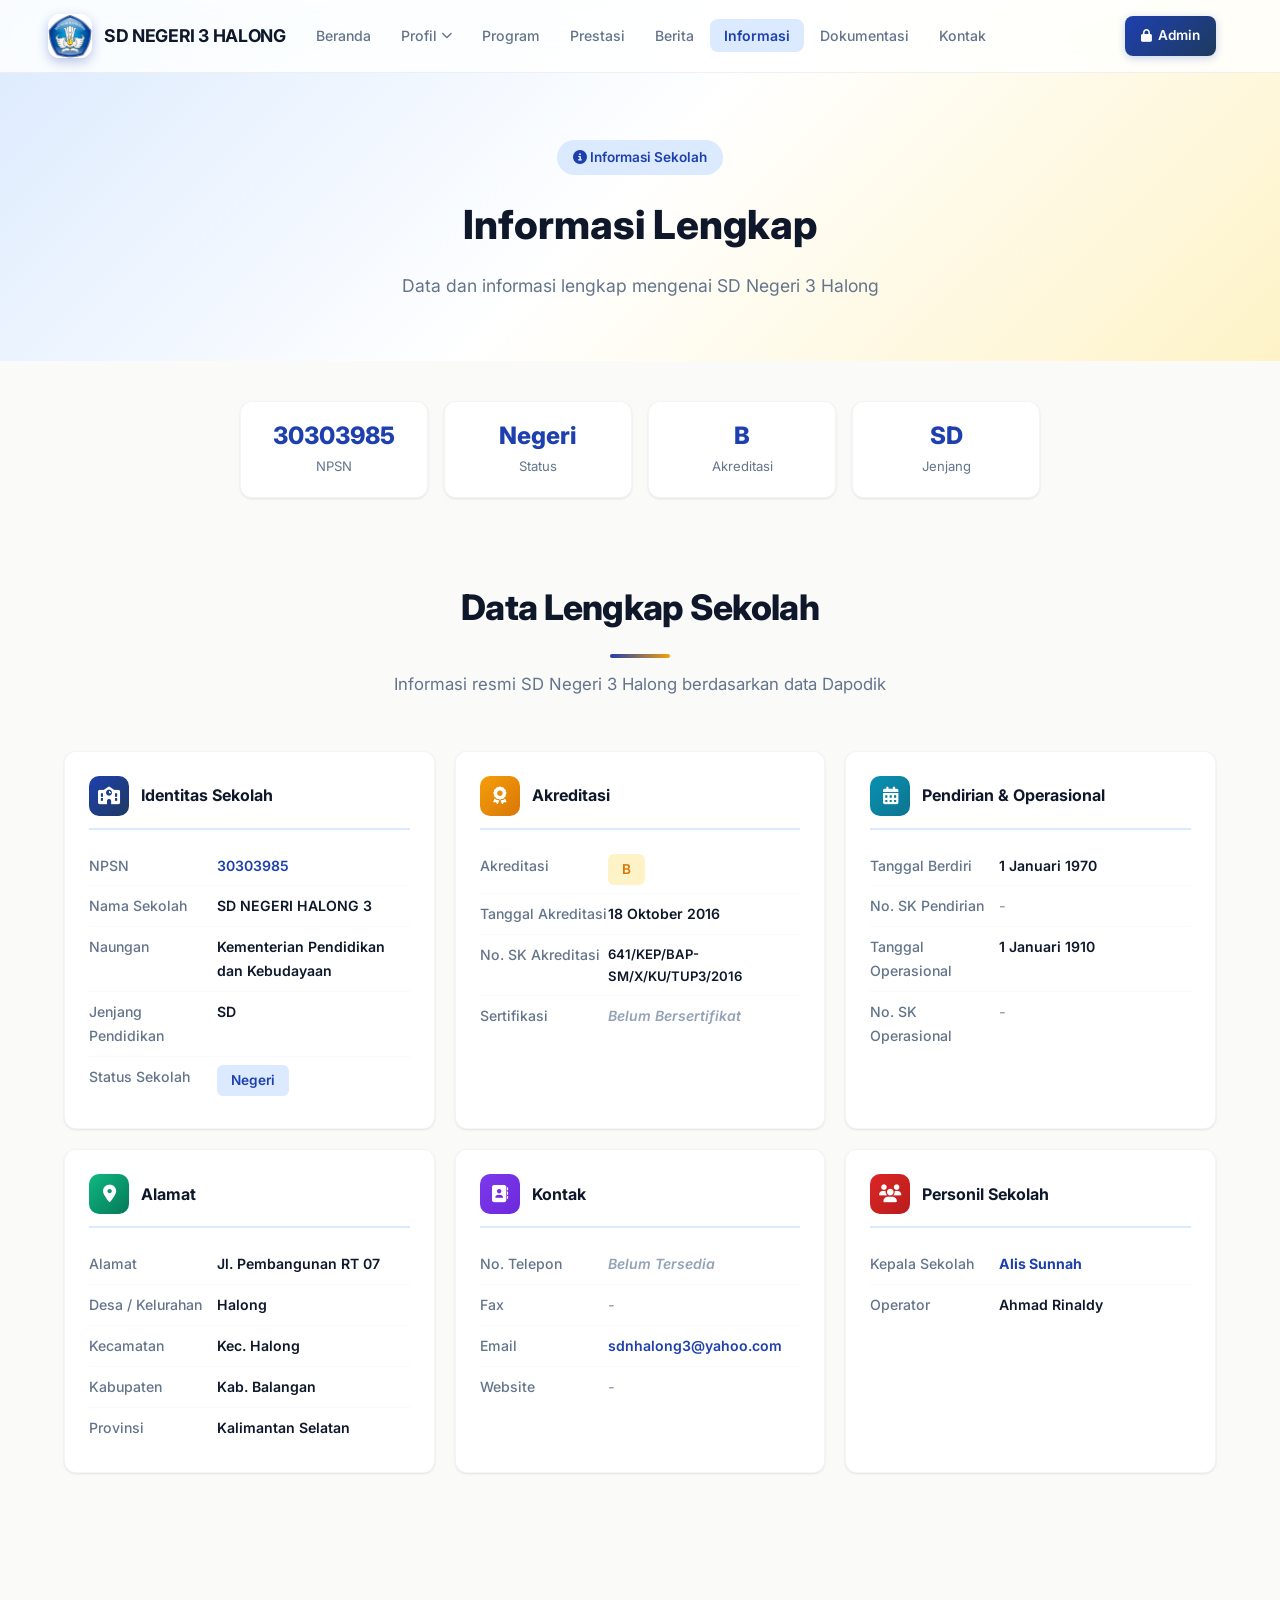
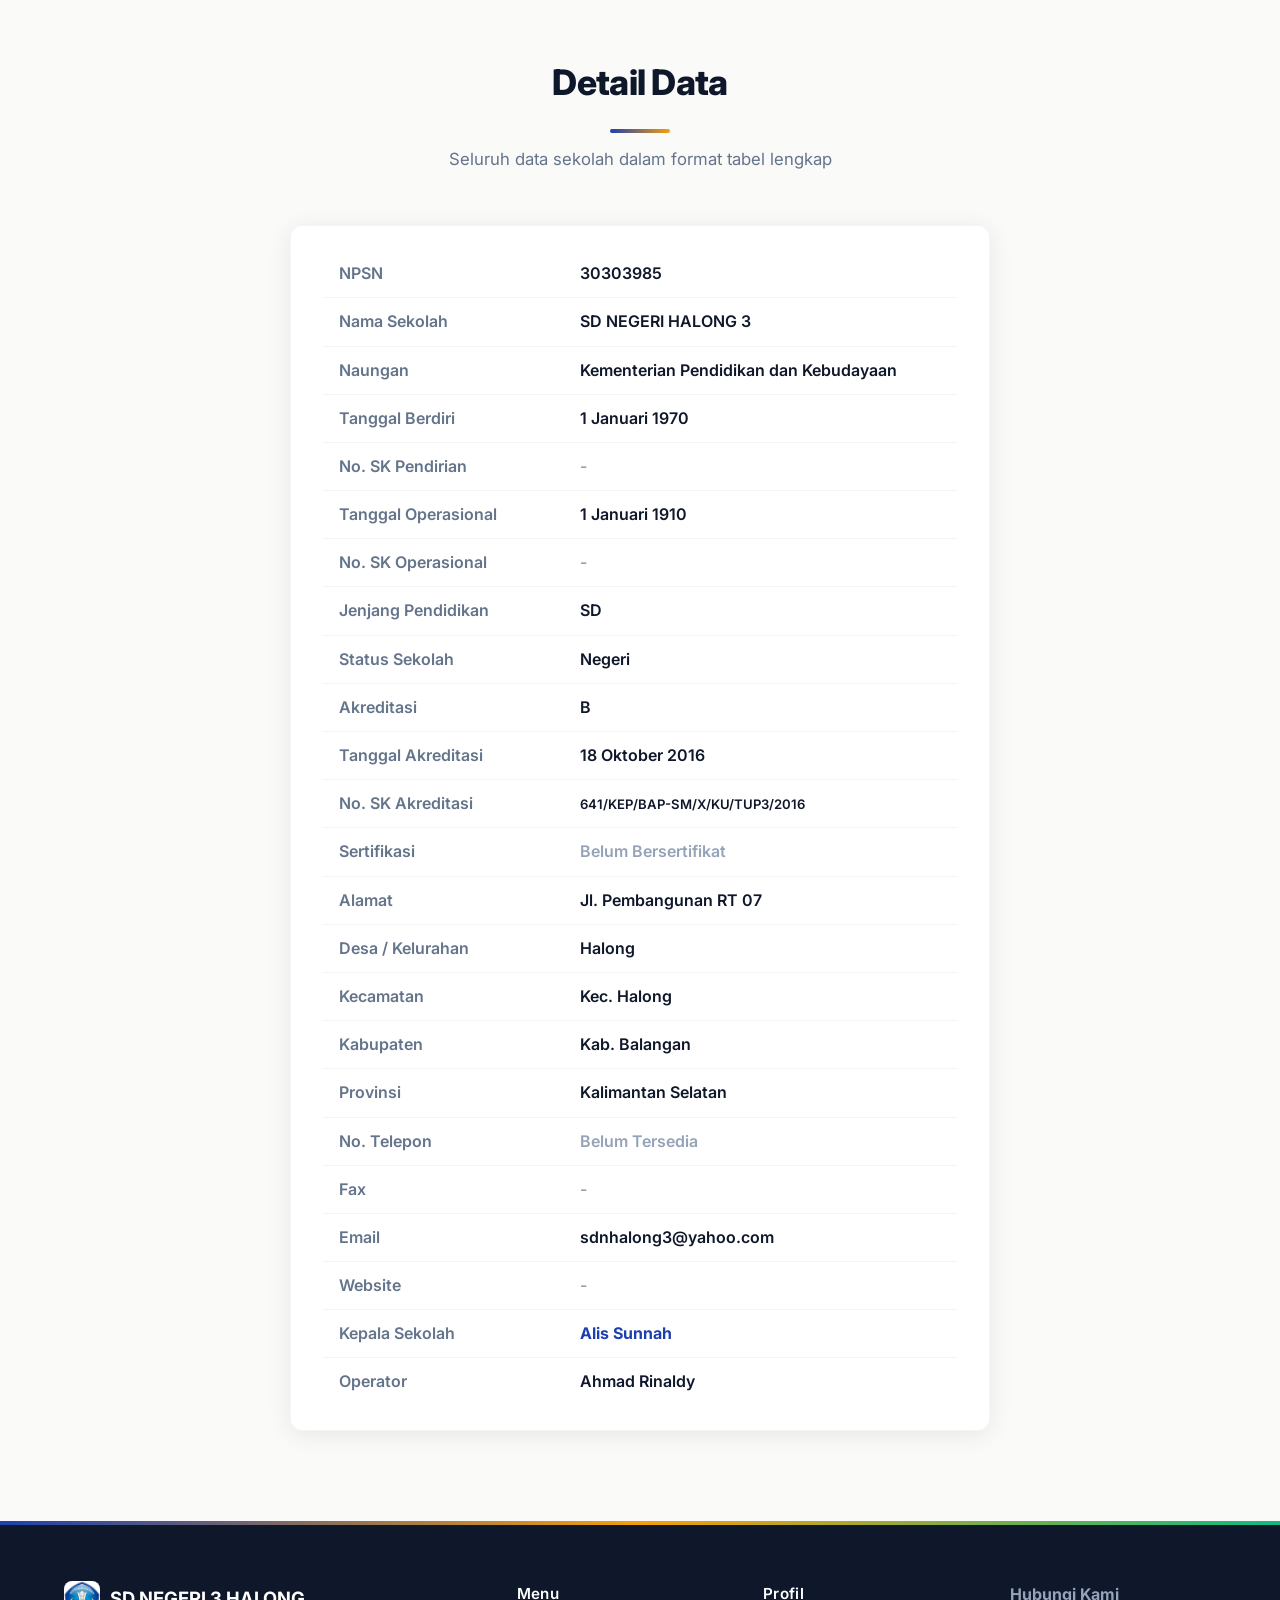
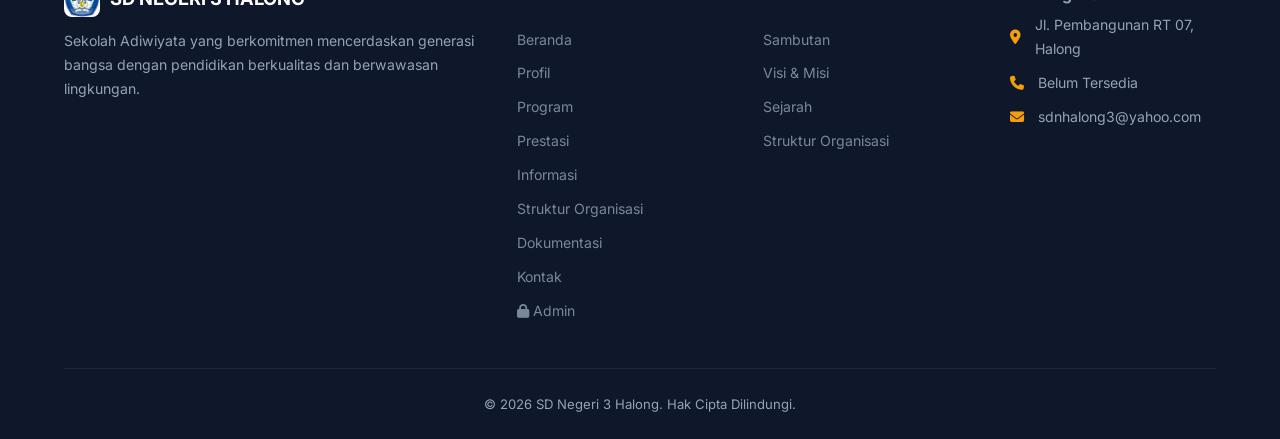
<file: informasi.html>
<!DOCTYPE html>
<html lang="id">

<head>
  <meta charset="UTF-8">
  <meta name="viewport" content="width=device-width, initial-scale=1.0">
  <title>SD NEGERI 3 HALONG - Informasi Sekolah</title>
  <link rel="stylesheet" href="styles.css">
  <link href="https://fonts.googleapis.com/css2?family=Inter:wght@400;500;600;700;800&display=swap" rel="stylesheet">
  <link rel="stylesheet" href="https://cdnjs.cloudflare.com/ajax/libs/font-awesome/6.5.0/css/all.min.css">
  <style>
    .info-grid {
      display: grid;
      grid-template-columns: repeat(auto-fit, minmax(300px, 1fr));
      gap: 20px;
    }
    .info-card {
      background: var(--white);
      border-radius: var(--radius);
      padding: 24px;
      box-shadow: var(--shadow-sm);
      border: 1px solid rgba(0,0,0,.04);
      transition: var(--transition);
    }
    .info-card:hover {
      box-shadow: var(--shadow);
      transform: translateY(-3px);
    }
    .info-card-header {
      display: flex;
      align-items: center;
      gap: 12px;
      margin-bottom: 16px;
      padding-bottom: 12px;
      border-bottom: 2px solid var(--primary-light);
    }
    .info-card-header i {
      width: 40px;
      height: 40px;
      border-radius: 10px;
      display: flex;
      align-items: center;
      justify-content: center;
      font-size: 1.1rem;
      color: #fff;
      flex-shrink: 0;
    }
    .info-card-header h3 {
      font-size: 1rem;
      font-weight: 700;
      color: var(--text);
    }
    .info-row {
      display: flex;
      padding: 8px 0;
      border-bottom: 1px solid #f8fafc;
      font-size: .88rem;
    }
    .info-row:last-child { border-bottom: none; }
    .info-label {
      width: 40%;
      color: var(--text-light);
      font-weight: 500;
      flex-shrink: 0;
    }
    .info-value {
      width: 60%;
      font-weight: 600;
      color: var(--text);
    }
    .info-value.highlight {
      color: var(--primary);
    }
    .info-value.empty {
      color: var(--text-lighter);
      font-style: italic;
    }
    .info-badge {
      display: inline-flex;
      align-items: center;
      gap: 6px;
      padding: 4px 14px;
      border-radius: 6px;
      font-size: .85rem;
      font-weight: 600;
    }
    .info-badge-primary { background: var(--primary-light); color: var(--primary); }
    .info-badge-success { background: #dcfce7; color: #16a34a; }
    .info-badge-warning { background: #fef3c7; color: #d97706; }

    /* Summary Stats */
    .summary-grid {
      display: grid;
      grid-template-columns: repeat(auto-fit, minmax(160px, 1fr));
      gap: 16px;
      max-width: 800px;
      margin: 0 auto 40px;
    }
    .summary-item {
      text-align: center;
      padding: 20px 16px;
      background: var(--white);
      border-radius: var(--radius);
      box-shadow: var(--shadow-sm);
      border: 1px solid rgba(0,0,0,.04);
    }
    .summary-item .num {
      font-size: 1.5rem;
      font-weight: 800;
      color: var(--primary);
      line-height: 1.2;
    }
    .summary-item .lbl {
      font-size: .82rem;
      color: var(--text-light);
      margin-top: 4px;
    }

    @media (max-width: 768px) {
      .info-row { flex-direction: column; gap: 2px; }
      .info-label { width: 100%; }
      .info-value { width: 100%; }
    }
  </style>
</head>

<body>
  <!-- NAVBAR -->
  <nav class="navbar">
    <div class="container navbar-content">
      <a href="index.html" class="nav-brand">
        <div class="nav-logo-icon">
          <img src="img/profil/logo.jpg" alt="SD NEGERI 3 HALONG">
        </div>
        <div>
          <h1>SD NEGERI 3 HALONG</h1>
        </div>
      </a>
      <button class="mobile-menu-btn" onclick="toggleMobileMenu()" aria-label="Menu">
        <i class="fas fa-bars"></i>
      </button>
      <ul class="nav-links" id="mobileMenu">
        <li><a href="index.html">Beranda</a></li>
        <li class="nav-item">
          <a href="sambutan.html">Profil <i class="fas fa-chevron-down dropdown-icon"></i></a>
          <div class="nav-dropdown">
            <a href="sambutan.html"><i class="fas fa-greeting"></i> Sambutan</a>
            <a href="visi-misi.html"><i class="fas fa-bullseye"></i> Visi & Misi</a>
            <a href="sejarah.html"><i class="fas fa-history"></i> Sejarah</a>
            <a href="guru.html"><i class="fas fa-sitemap"></i> Struktur Organisasi</a>
          </div>
        </li>
        <li><a href="program.html">Program</a></li>
        <li><a href="prestasi.html">Prestasi</a></li>
        <li><a href="berita.html">Berita</a></li>
        <li><a href="informasi.html" class="active">Informasi</a></li>
        <li><a href="galeri.html">Dokumentasi</a></li>
        <li><a href="kontak.html">Kontak</a></li>
      </ul>
      <a href="login.html" class="nav-login-link"><i class="fas fa-lock"></i> Admin</a>
    </div>
  </nav>

  <!-- HERO -->
  <section class="page-hero" style="padding: 140px 0 60px; text-align: center; background: linear-gradient(135deg, var(--primary-light) 0%, #fff 50%, #fef3c7 100%);">
    <div class="container">
      <span style="display: inline-block; background: var(--primary-light); color: var(--primary); padding: 6px 16px; border-radius: 20px; font-size: .85rem; font-weight: 600; margin-bottom: 16px;">
        <i class="fas fa-info-circle"></i> Informasi Sekolah
      </span>
      <h1 style="font-size: 2.5rem; font-weight: 800; color: var(--text); margin-bottom: 12px;">Informasi Lengkap</h1>
      <p style="font-size: 1.1rem; color: var(--text-light);">Data dan informasi lengkap mengenai SD Negeri 3 Halong</p>
    </div>
  </section>

  <!-- SUMMARY STATS -->
  <section class="section" style="padding: 40px 0;">
    <div class="container">
      <div class="summary-grid">
        <div class="summary-item animate-on-scroll">
          <div class="num">30303985</div>
          <div class="lbl">NPSN</div>
        </div>
        <div class="summary-item animate-on-scroll">
          <div class="num">Negeri</div>
          <div class="lbl">Status</div>
        </div>
        <div class="summary-item animate-on-scroll">
          <div class="num">B</div>
          <div class="lbl">Akreditasi</div>
        </div>
        <div class="summary-item animate-on-scroll">
          <div class="num">SD</div>
          <div class="lbl">Jenjang</div>
        </div>
      </div>
    </div>
  </section>

  <!-- DATA SEKOLAH LENGKAP -->
  <section class="section" style="padding-top: 0;">
    <div class="container">
      <div class="section-title animate-on-scroll">
        <h2>Data Lengkap Sekolah</h2>
        <p>Informasi resmi SD Negeri 3 Halong berdasarkan data Dapodik</p>
      </div>

      <div class="info-grid">
        <!-- Identitas Sekolah -->
        <div class="info-card animate-on-scroll">
          <div class="info-card-header">
            <i style="background: linear-gradient(135deg, var(--primary), var(--primary-dark));"><i class="fas fa-school"></i></i>
            <h3>Identitas Sekolah</h3>
          </div>
          <div class="info-row">
            <span class="info-label">NPSN</span>
            <span class="info-value highlight">30303985</span>
          </div>
          <div class="info-row">
            <span class="info-label">Nama Sekolah</span>
            <span class="info-value">SD NEGERI HALONG 3</span>
          </div>
          <div class="info-row">
            <span class="info-label">Naungan</span>
            <span class="info-value">Kementerian Pendidikan dan Kebudayaan</span>
          </div>
          <div class="info-row">
            <span class="info-label">Jenjang Pendidikan</span>
            <span class="info-value">SD</span>
          </div>
          <div class="info-row">
            <span class="info-label">Status Sekolah</span>
            <span class="info-value"><span class="info-badge info-badge-primary">Negeri</span></span>
          </div>
        </div>

        <!-- Akreditasi -->
        <div class="info-card animate-on-scroll">
          <div class="info-card-header">
            <i style="background: linear-gradient(135deg, #f59e0b, #d97706);"><i class="fas fa-award"></i></i>
            <h3>Akreditasi</h3>
          </div>
          <div class="info-row">
            <span class="info-label">Akreditasi</span>
            <span class="info-value"><span class="info-badge info-badge-warning">B</span></span>
          </div>
          <div class="info-row">
            <span class="info-label">Tanggal Akreditasi</span>
            <span class="info-value">18 Oktober 2016</span>
          </div>
          <div class="info-row">
            <span class="info-label">No. SK Akreditasi</span>
            <span class="info-value" style="font-size: .82rem;">641/KEP/BAP-SM/X/KU/TUP3/2016</span>
          </div>
          <div class="info-row">
            <span class="info-label">Sertifikasi</span>
            <span class="info-value empty">Belum Bersertifikat</span>
          </div>
        </div>

        <!-- Pendirian -->
        <div class="info-card animate-on-scroll">
          <div class="info-card-header">
            <i style="background: linear-gradient(135deg, #0891b2, #0e7490);"><i class="fas fa-calendar-alt"></i></i>
            <h3>Pendirian & Operasional</h3>
          </div>
          <div class="info-row">
            <span class="info-label">Tanggal Berdiri</span>
            <span class="info-value">1 Januari 1970</span>
          </div>
          <div class="info-row">
            <span class="info-label">No. SK Pendirian</span>
            <span class="info-value empty">-</span>
          </div>
          <div class="info-row">
            <span class="info-label">Tanggal Operasional</span>
            <span class="info-value">1 Januari 1910</span>
          </div>
          <div class="info-row">
            <span class="info-label">No. SK Operasional</span>
            <span class="info-value empty">-</span>
          </div>
        </div>

        <!-- Alamat -->
        <div class="info-card animate-on-scroll">
          <div class="info-card-header">
            <i style="background: linear-gradient(135deg, #10b981, #047857);"><i class="fas fa-map-marker-alt"></i></i>
            <h3>Alamat</h3>
          </div>
          <div class="info-row">
            <span class="info-label">Alamat</span>
            <span class="info-value">Jl. Pembangunan RT 07</span>
          </div>
          <div class="info-row">
            <span class="info-label">Desa / Kelurahan</span>
            <span class="info-value">Halong</span>
          </div>
          <div class="info-row">
            <span class="info-label">Kecamatan</span>
            <span class="info-value">Kec. Halong</span>
          </div>
          <div class="info-row">
            <span class="info-label">Kabupaten</span>
            <span class="info-value">Kab. Balangan</span>
          </div>
          <div class="info-row">
            <span class="info-label">Provinsi</span>
            <span class="info-value">Kalimantan Selatan</span>
          </div>
        </div>

        <!-- Kontak -->
        <div class="info-card animate-on-scroll">
          <div class="info-card-header">
            <i style="background: linear-gradient(135deg, #7c3aed, #6d28d9);"><i class="fas fa-address-book"></i></i>
            <h3>Kontak</h3>
          </div>
          <div class="info-row">
            <span class="info-label">No. Telepon</span>
            <span class="info-value empty">Belum Tersedia</span>
          </div>
          <div class="info-row">
            <span class="info-label">Fax</span>
            <span class="info-value empty">-</span>
          </div>
          <div class="info-row">
            <span class="info-label">Email</span>
            <span class="info-value highlight">sdnhalong3@yahoo.com</span>
          </div>
          <div class="info-row">
            <span class="info-label">Website</span>
            <span class="info-value empty">-</span>
          </div>
        </div>

        <!-- Personil -->
        <div class="info-card animate-on-scroll">
          <div class="info-card-header">
            <i style="background: linear-gradient(135deg, #dc2626, #b91c1c);"><i class="fas fa-users"></i></i>
            <h3>Personil Sekolah</h3>
          </div>
          <div class="info-row">
            <span class="info-label">Kepala Sekolah</span>
            <span class="info-value highlight" style="font-weight: 700;">Alis Sunnah</span>
          </div>
          <div class="info-row">
            <span class="info-label">Operator</span>
            <span class="info-value">Ahmad Rinaldy</span>
          </div>
        </div>
      </div>
    </div>
  </section>

  <!-- TABEL DETAIL -->
  <section class="section" style="background: var(--bg);">
    <div class="container">
      <div class="section-title animate-on-scroll">
        <h2>Detail Data</h2>
        <p>Seluruh data sekolah dalam format tabel lengkap</p>
      </div>
      <div style="max-width: 700px; margin: 0 auto;">
        <div class="card animate-on-scroll" style="padding: 24px 32px;">
          <table style="width: 100%; border-collapse: collapse;">
            <tr style="border-bottom: 1px solid #f1f5f9;">
              <td style="padding: 10px 16px; font-weight: 600; color: var(--text-light); width: 38%;">NPSN</td>
              <td style="padding: 10px 16px; font-weight: 600;">30303985</td>
            </tr>
            <tr style="border-bottom: 1px solid #f1f5f9;">
              <td style="padding: 10px 16px; font-weight: 600; color: var(--text-light);">Nama Sekolah</td>
              <td style="padding: 10px 16px; font-weight: 600;">SD NEGERI HALONG 3</td>
            </tr>
            <tr style="border-bottom: 1px solid #f1f5f9;">
              <td style="padding: 10px 16px; font-weight: 600; color: var(--text-light);">Naungan</td>
              <td style="padding: 10px 16px; font-weight: 600;">Kementerian Pendidikan dan Kebudayaan</td>
            </tr>
            <tr style="border-bottom: 1px solid #f1f5f9;">
              <td style="padding: 10px 16px; font-weight: 600; color: var(--text-light);">Tanggal Berdiri</td>
              <td style="padding: 10px 16px; font-weight: 600;">1 Januari 1970</td>
            </tr>
            <tr style="border-bottom: 1px solid #f1f5f9;">
              <td style="padding: 10px 16px; font-weight: 600; color: var(--text-light);">No. SK Pendirian</td>
              <td style="padding: 10px 16px; font-weight: 600; color: var(--text-lighter);">-</td>
            </tr>
            <tr style="border-bottom: 1px solid #f1f5f9;">
              <td style="padding: 10px 16px; font-weight: 600; color: var(--text-light);">Tanggal Operasional</td>
              <td style="padding: 10px 16px; font-weight: 600;">1 Januari 1910</td>
            </tr>
            <tr style="border-bottom: 1px solid #f1f5f9;">
              <td style="padding: 10px 16px; font-weight: 600; color: var(--text-light);">No. SK Operasional</td>
              <td style="padding: 10px 16px; font-weight: 600; color: var(--text-lighter);">-</td>
            </tr>
            <tr style="border-bottom: 1px solid #f1f5f9;">
              <td style="padding: 10px 16px; font-weight: 600; color: var(--text-light);">Jenjang Pendidikan</td>
              <td style="padding: 10px 16px; font-weight: 600;">SD</td>
            </tr>
            <tr style="border-bottom: 1px solid #f1f5f9;">
              <td style="padding: 10px 16px; font-weight: 600; color: var(--text-light);">Status Sekolah</td>
              <td style="padding: 10px 16px; font-weight: 600;">Negeri</td>
            </tr>
            <tr style="border-bottom: 1px solid #f1f5f9;">
              <td style="padding: 10px 16px; font-weight: 600; color: var(--text-light);">Akreditasi</td>
              <td style="padding: 10px 16px; font-weight: 600;">B</td>
            </tr>
            <tr style="border-bottom: 1px solid #f1f5f9;">
              <td style="padding: 10px 16px; font-weight: 600; color: var(--text-light);">Tanggal Akreditasi</td>
              <td style="padding: 10px 16px; font-weight: 600;">18 Oktober 2016</td>
            </tr>
            <tr style="border-bottom: 1px solid #f1f5f9;">
              <td style="padding: 10px 16px; font-weight: 600; color: var(--text-light);">No. SK Akreditasi</td>
              <td style="padding: 10px 16px; font-size: .82rem; font-weight: 600;">641/KEP/BAP-SM/X/KU/TUP3/2016</td>
            </tr>
            <tr style="border-bottom: 1px solid #f1f5f9;">
              <td style="padding: 10px 16px; font-weight: 600; color: var(--text-light);">Sertifikasi</td>
              <td style="padding: 10px 16px; font-weight: 600; color: var(--text-lighter);">Belum Bersertifikat</td>
            </tr>
            <tr style="border-bottom: 1px solid #f1f5f9;">
              <td style="padding: 10px 16px; font-weight: 600; color: var(--text-light);">Alamat</td>
              <td style="padding: 10px 16px; font-weight: 600;">Jl. Pembangunan RT 07</td>
            </tr>
            <tr style="border-bottom: 1px solid #f1f5f9;">
              <td style="padding: 10px 16px; font-weight: 600; color: var(--text-light);">Desa / Kelurahan</td>
              <td style="padding: 10px 16px; font-weight: 600;">Halong</td>
            </tr>
            <tr style="border-bottom: 1px solid #f1f5f9;">
              <td style="padding: 10px 16px; font-weight: 600; color: var(--text-light);">Kecamatan</td>
              <td style="padding: 10px 16px; font-weight: 600;">Kec. Halong</td>
            </tr>
            <tr style="border-bottom: 1px solid #f1f5f9;">
              <td style="padding: 10px 16px; font-weight: 600; color: var(--text-light);">Kabupaten</td>
              <td style="padding: 10px 16px; font-weight: 600;">Kab. Balangan</td>
            </tr>
            <tr style="border-bottom: 1px solid #f1f5f9;">
              <td style="padding: 10px 16px; font-weight: 600; color: var(--text-light);">Provinsi</td>
              <td style="padding: 10px 16px; font-weight: 600;">Kalimantan Selatan</td>
            </tr>
            <tr style="border-bottom: 1px solid #f1f5f9;">
              <td style="padding: 10px 16px; font-weight: 600; color: var(--text-light);">No. Telepon</td>
              <td style="padding: 10px 16px; font-weight: 600; color: var(--text-lighter);">Belum Tersedia</td>
            </tr>
            <tr style="border-bottom: 1px solid #f1f5f9;">
              <td style="padding: 10px 16px; font-weight: 600; color: var(--text-light);">Fax</td>
              <td style="padding: 10px 16px; font-weight: 600; color: var(--text-lighter);">-</td>
            </tr>
            <tr style="border-bottom: 1px solid #f1f5f9;">
              <td style="padding: 10px 16px; font-weight: 600; color: var(--text-light);">Email</td>
              <td style="padding: 10px 16px; font-weight: 600;">sdnhalong3@yahoo.com</td>
            </tr>
            <tr style="border-bottom: 1px solid #f1f5f9;">
              <td style="padding: 10px 16px; font-weight: 600; color: var(--text-light);">Website</td>
              <td style="padding: 10px 16px; font-weight: 600; color: var(--text-lighter);">-</td>
            </tr>
            <tr style="border-bottom: 1px solid #f1f5f9;">
              <td style="padding: 10px 16px; font-weight: 600; color: var(--text-light);">Kepala Sekolah</td>
              <td style="padding: 10px 16px; font-weight: 700; color: var(--primary);">Alis Sunnah</td>
            </tr>
            <tr>
              <td style="padding: 10px 16px; font-weight: 600; color: var(--text-light);">Operator</td>
              <td style="padding: 10px 16px; font-weight: 600;">Ahmad Rinaldy</td>
            </tr>
          </table>
        </div>
      </div>
    </div>
  </section>

  <!-- FOOTER -->
  <footer class="footer">
    <div class="container">
      <div class="footer-grid">
        <div class="footer-brand">
          <div class="footer-logo">
            <img src="img/profil/logo.jpg" alt="SD NEGERI 3 HALONG">
            <span>SD NEGERI 3 HALONG</span>
          </div>
          <p>Sekolah Adiwiyata yang berkomitmen mencerdaskan generasi bangsa dengan pendidikan berkualitas dan berwawasan lingkungan.</p>
        </div>
        <div class="footer-links">
          <h4>Menu</h4>
          <ul>
            <li><a href="index.html">Beranda</a></li>
            <li><a href="sambutan.html">Profil</a></li>
            <li><a href="program.html">Program</a></li>
            <li><a href="prestasi.html">Prestasi</a></li>
            <li><a href="informasi.html">Informasi</a></li>
            <li><a href="guru.html">Struktur Organisasi</a></li>
            <li><a href="galeri.html">Dokumentasi</a></li>
            <li><a href="kontak.html">Kontak</a></li>
            <li><a href="login.html"><i class="fas fa-lock"></i> Admin</a></li>
          </ul>
        </div>
        <div class="footer-links">
          <h4>Profil</h4>
          <ul>
            <li><a href="sambutan.html">Sambutan</a></li>
            <li><a href="visi-misi.html">Visi & Misi</a></li>
            <li><a href="sejarah.html">Sejarah</a></li>
            <li><a href="guru.html">Struktur Organisasi</a></li>
          </ul>
        </div>
        <div class="footer-contact">
          <h4>Hubungi Kami</h4>
          <p><i class="fas fa-map-marker-alt"></i> Jl. Pembangunan RT 07, Halong</p>
          <p><i class="fas fa-phone"></i> Belum Tersedia</p>
          <p><i class="fas fa-envelope"></i> sdnhalong3@yahoo.com</p>
        </div>
      </div>
      <div class="footer-bottom">
        <p>&copy; 2026 SD Negeri 3 Halong. Hak Cipta Dilindungi.</p>
      </div>
    </div>
  </footer>

  <script src="script.js"></script>
</body>

</html>
</file>
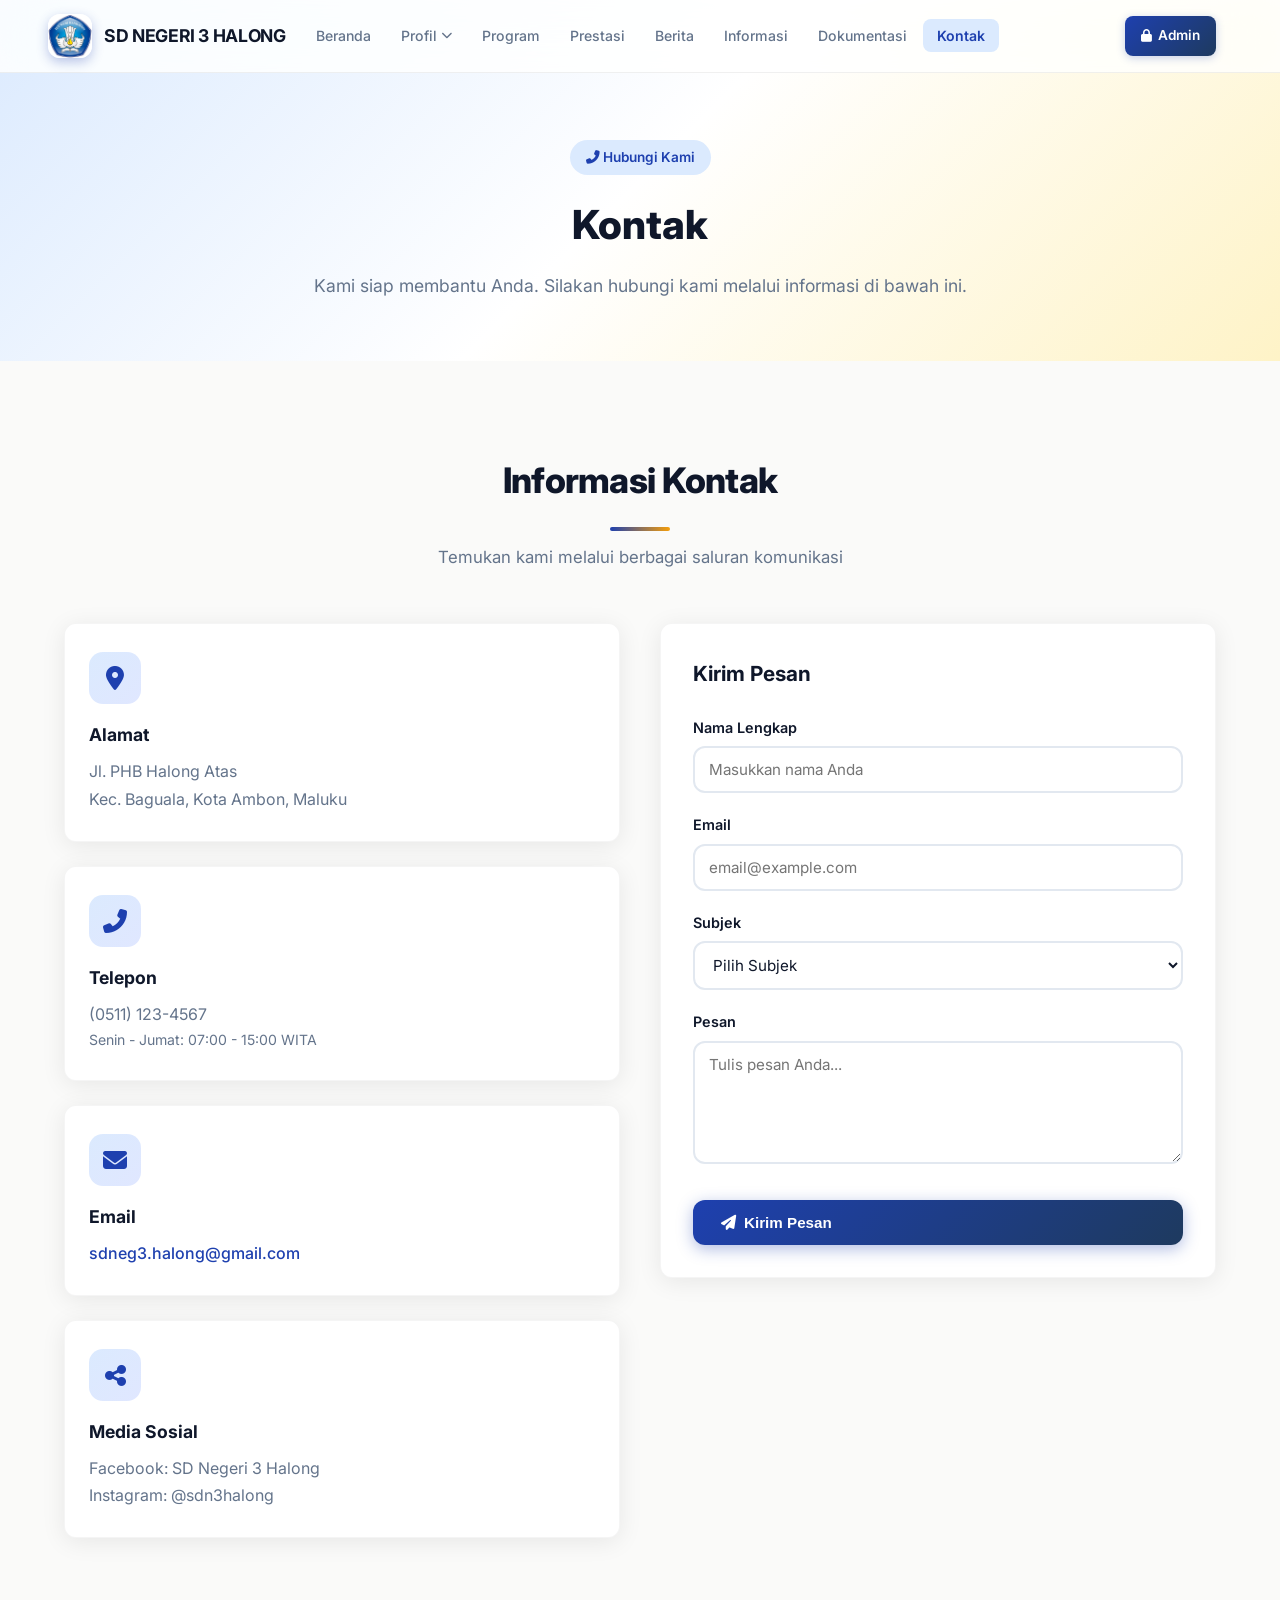
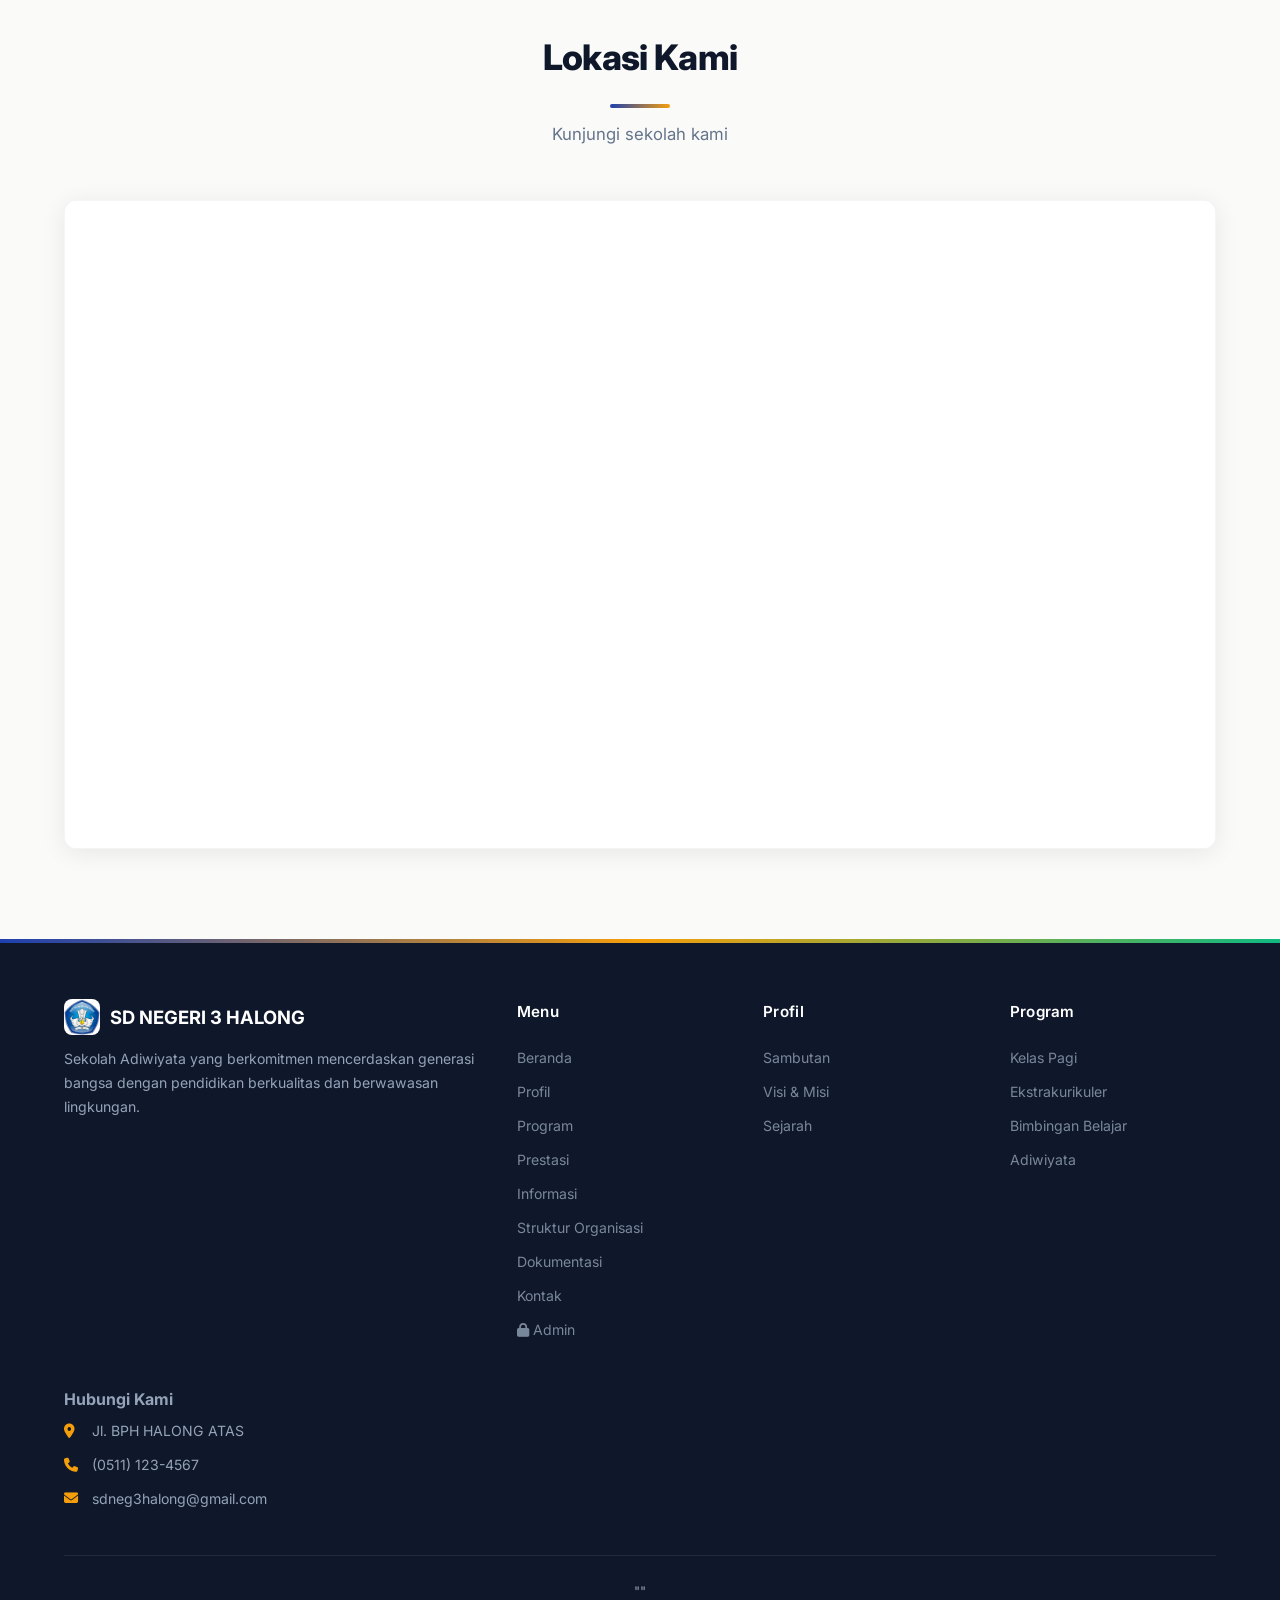
<file: kontak.html>
<!DOCTYPE html>
<html lang="id">

<head>
  <meta charset="UTF-8">
  <meta name="viewport" content="width=device-width, initial-scale=1.0">
  <title>SD NEGERI 3 HALONG - Kontak</title>
  <link rel="stylesheet" href="styles.css">
  <link href="https://fonts.googleapis.com/css2?family=Inter:wght@400;500;600;700;800&display=swap" rel="stylesheet">
  <link rel="stylesheet" href="https://cdnjs.cloudflare.com/ajax/libs/font-awesome/6.5.0/css/all.min.css">
</head>

<body>
  <!-- NAVBAR -->
  <nav class="navbar">
    <div class="container navbar-content">
      <a href="index.html" class="nav-brand">
        <div class="nav-logo-icon">
          <img src="img/profil/logo.jpg" alt="SD NEGERI 3 HALONG">
        </div>
        <div>
          <h1>SD NEGERI 3 HALONG</h1>
        </div>
      </a>
      <button class="mobile-menu-btn" onclick="toggleMobileMenu()" aria-label="Menu">
        <i class="fas fa-bars"></i>
      </button>
      <ul class="nav-links" id="mobileMenu">
        <li><a href="index.html">Beranda</a></li>
        <li class="nav-item">
          <a href="sambutan.html">Profil <i class="fas fa-chevron-down dropdown-icon"></i></a>
          <div class="nav-dropdown">
            <a href="sambutan.html"><i class="fas fa-greeting"></i> Sambutan</a>
            <a href="visi-misi.html"><i class="fas fa-bullseye"></i> Visi & Misi</a>
            <a href="sejarah.html"><i class="fas fa-history"></i> Sejarah</a>
            <a href="guru.html"><i class="fas fa-sitemap"></i> Struktur Organisasi</a>
          </div>
        </li>
        <li><a href="program.html">Program</a></li>

        <li><a href="prestasi.html">Prestasi</a></li>
        <li><a href="berita.html">Berita</a></li>
        <li><a href="informasi.html">Informasi</a></li>
        <li><a href="galeri.html">Dokumentasi</a></li>
        <li><a href="kontak.html" class="active">Kontak</a></li>
      </ul>
      <a href="login.html" class="nav-login-link"><i class="fas fa-lock"></i> Admin</a>
    </div>
  </nav>

  <!-- HERO -->
  <section class="page-hero"
    style="padding: 140px 0 60px; text-align: center; background: linear-gradient(135deg, var(--primary-light) 0%, #fff 50%, #fef3c7 100%);">
    <div class="container">
      <span
        style="display: inline-block; background: var(--primary-light); color: var(--primary); padding: 6px 16px; border-radius: 20px; font-size: .85rem; font-weight: 600; margin-bottom: 16px;">
        <i class="fas fa-phone-alt"></i> Hubungi Kami
      </span>
      <h1 style="font-size: 2.5rem; font-weight: 800; color: var(--text); margin-bottom: 12px;">Kontak</h1>
      <p style="font-size: 1.1rem; color: var(--text-light);">Kami siap membantu Anda. Silakan hubungi kami melalui
        informasi di bawah ini.</p>
    </div>
  </section>

  <!-- KONTAK SECTION -->
  <section class="section">
    <div class="container">
      <div class="section-title animate-on-scroll">
        <h2>Informasi Kontak</h2>
        <p>Temukan kami melalui berbagai saluran komunikasi</p>
      </div>

      <div class="grid-2">
        <!-- Info Cards -->
        <div class="animate-on-scroll" style="display: flex; flex-direction: column; gap: 24px;">
          <div class="card">
            <div class="card-icon"><i class="fas fa-map-marker-alt"></i></div>
            <h3 style="font-size: 1.1rem; font-weight: 700; margin-bottom: 8px;">Alamat</h3>
            <p style="color: var(--text-light); line-height: 1.7;">Jl. PHB Halong Atas <br>Kec. Baguala, Kota Ambon,
              Maluku</p>
          </div>
          <div class="card">
            <div class="card-icon"><i class="fas fa-phone-alt"></i></div>
            <h3 style="font-size: 1.1rem; font-weight: 700; margin-bottom: 8px;">Telepon</h3>
            <p style="color: var(--text-light);">(0511) 123-4567</p>
            <p style="color: var(--text-light); font-size: .88rem;">Senin - Jumat: 07:00 - 15:00 WITA</p>
          </div>
          <div class="card">
            <div class="card-icon"><i class="fas fa-envelope"></i></div>
            <h3 style="font-size: 1.1rem; font-weight: 700; margin-bottom: 8px;">Email</h3>
            <p><a href="mailto:gmmail@sdn3halong.sch.id"
                style="color: var(--primary); font-weight: 500;">sdneg3.halong@gmail.com</a></p>
          </div>
          <div class="card">
            <div class="card-icon"><i class="fas fa-share-alt"></i></div>
            <h3 style="font-size: 1.1rem; font-weight: 700; margin-bottom: 8px;">Media Sosial</h3>
            <p style="color: var(--text-light);">Facebook: SD Negeri 3 Halong</p>
            <p style="color: var(--text-light);">Instagram: @sdn3halong</p>
          </div>
        </div>

        <!-- Form -->
        <div class="card animate-on-scroll" style="padding: 32px;">
          <h3 style="font-size: 1.3rem; font-weight: 700; margin-bottom: 24px;">Kirim Pesan</h3>
          <form id="contactForm" style="display: flex; flex-direction: column; gap: 4px;">
            <div class="form-group">
              <label class="form-label" for="name">Nama Lengkap</label>
              <input type="text" id="name" class="form-input" placeholder="Masukkan nama Anda">
            </div>
            <div class="form-group">
              <label class="form-label" for="email">Email</label>
              <input type="email" id="email" class="form-input" placeholder="email@example.com">
            </div>
            <div class="form-group">
              <label class="form-label" for="subject">Subjek</label>
              <select id="subject" class="form-select">
                <option>Pilih Subjek</option>
                <option>Informasi Pendaftaran</option>
                <option>Pertanyaan Umum</option>
                <option>Saran & Masukan</option>
                <option>Lainnya</option>
              </select>
            </div>
            <div class="form-group">
              <label class="form-label" for="message">Pesan</label>
              <textarea id="message" class="form-textarea" rows="5" placeholder="Tulis pesan Anda..."></textarea>
            </div>
            <button type="submit" class="btn btn-primary" style="width: 100%; margin-top: 8px;">
              <i class="fas fa-paper-plane"></i> Kirim Pesan
            </button>
          </form>
        </div>
      </div>
    </div>
  </section>

  <!-- MAP -->
  <section class="section" style="background: var(--bg); padding-top: 0;">
    <div class="container">
      <div class="section-title animate-on-scroll">
        <h2>Lokasi Kami</h2>
        <p>Kunjungi sekolah kami</p>
      </div>
      <div class="card animate-on-scroll" style="padding: 0; overflow: hidden;">
        <div style="position: relative; width: 100%; padding-bottom: 56.25%; overflow: hidden;">
          <iframe
            src="https://www.google.com/maps/embed?pb=!1m18!1m12!1m3!1d3981.6717553162166!2d128.2115006752959!3d-3.662033042838803!2m3!1f0!2f0!3f0!3m2!1i1024!2i768!4f13.1!3m3!1m2!1s0x2d6ce9db5ac7ff51%3A0x4fcead11deac0821!2sSD%20NEGERI%203%20HALONG!5e0!3m2!1sid!2sid!4v1783340968922!5m2!1sid!2sid"
            style="position: absolute; top: 0; left: 0; width: 100%; height: 100%; border: 0; border-radius: 0;"
            allowfullscreen="" loading="lazy" referrerpolicy="strict-origin-when-cross-origin"></iframe>
        </div>
      </div>
  </section>

  <!-- FOOTER -->
  <footer class="footer">
    <div class="container">
      <div class="footer-grid">
        <div class="footer-brand">
          <div class="footer-logo">
            <img src="img/profil/logo.jpg" alt="SD NEGERI 3 HALONG">
            <span>SD NEGERI 3 HALONG</span>
          </div>
          <p>Sekolah Adiwiyata yang berkomitmen mencerdaskan generasi bangsa dengan pendidikan berkualitas dan
            berwawasan lingkungan.</p>
        </div>
        <div class="footer-links">
          <h4>Menu</h4>
          <ul>
            <li><a href="index.html">Beranda</a></li>
            <li><a href="sambutan.html">Profil</a></li>
            <li><a href="program.html">Program</a></li>

            <li><a href="prestasi.html">Prestasi</a></li>
            <li><a href="informasi.html">Informasi</a></li>
            <li><a href="guru.html">Struktur Organisasi</a></li>
            <li><a href="galeri.html">Dokumentasi</a></li>
            <li><a href="kontak.html">Kontak</a></li>
            <li><a href="login.html"><i class="fas fa-lock"></i> Admin</a></li>
          </ul>
        </div>
        <div class="footer-links">
          <h4>Profil</h4>
          <ul>
            <li><a href="sambutan.html">Sambutan</a></li>
            <li><a href="visi-misi.html">Visi & Misi</a></li>
            <li><a href="sejarah.html">Sejarah</a></li>
          </ul>
        </div>
        <div class="footer-links">
          <h4>Program</h4>
          <ul>
            <li><a href="program.html">Kelas Pagi</a></li>
            <li><a href="program.html">Ekstrakurikuler</a></li>
            <li><a href="program.html">Bimbingan Belajar</a></li>
            <li><a href="program.html">Adiwiyata</a></li>
          </ul>
        </div>
        <div class="footer-contact">
          <h4>Hubungi Kami</h4>
          <p><i class="fas fa-map-marker-alt"></i> Jl. BPH HALONG ATAS</p>
          <p><i class="fas fa-phone"></i> (0511) 123-4567</p>
          <p><i class="fas fa-envelope"></i> sdneg3halong@gmail.com</p>
        </div>
      </div>
      <div class="footer-bottom">
        <p>""</p>
      </div>
    </div>
  </footer>

  <script src="script.js"></script>
</body>

</html>
</file>
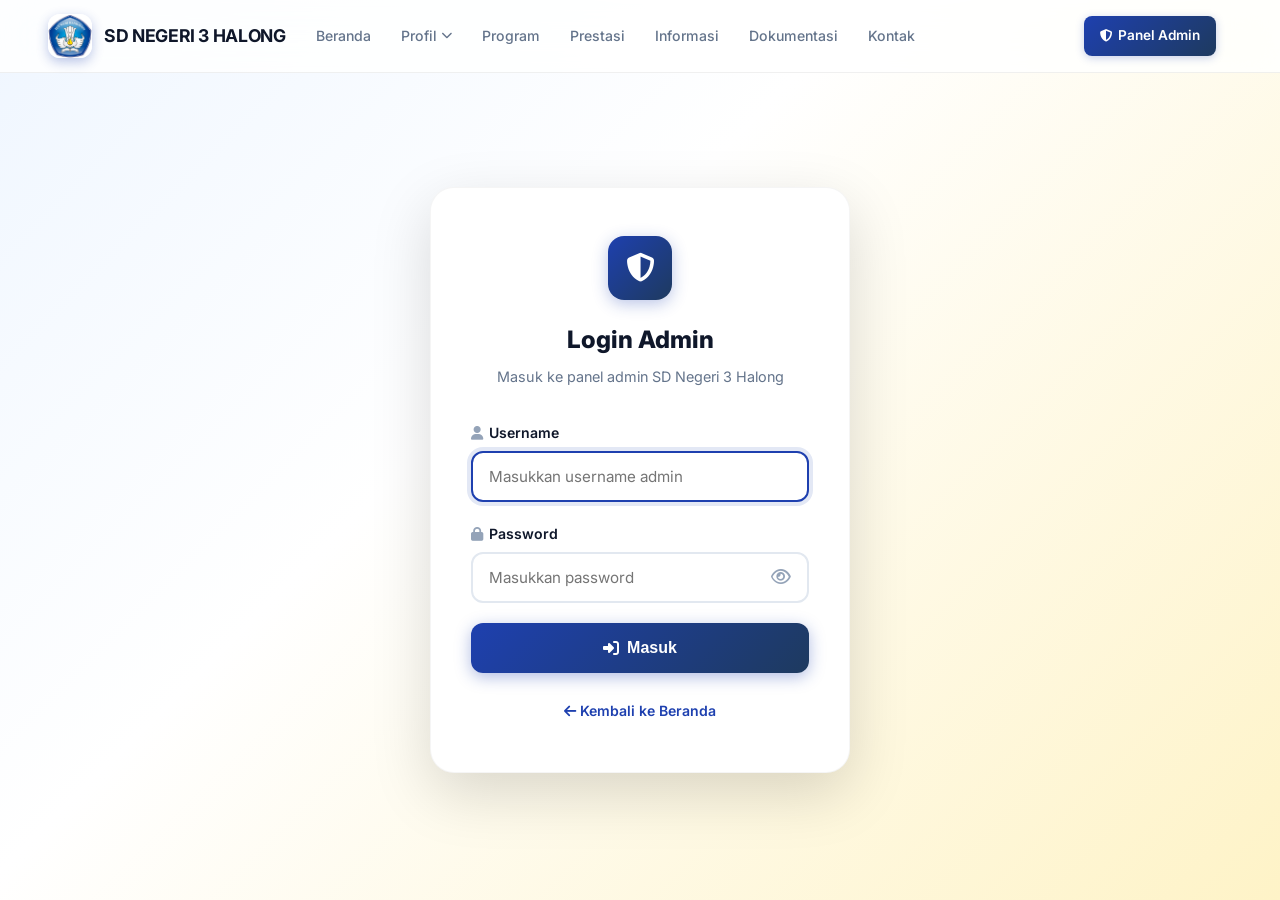
<file: login.html>
<!DOCTYPE html>
<html lang="id">
<head>
  <meta charset="UTF-8">
  <meta name="viewport" content="width=device-width, initial-scale=1.0">
  <title>Admin Login — SD NEGERI 3 HALONG</title>
  <link rel="stylesheet" href="styles.css">
  <link href="https://fonts.googleapis.com/css2?family=Inter:wght@400;500;600;700;800&display=swap" rel="stylesheet">
  <link rel="stylesheet" href="https://cdnjs.cloudflare.com/ajax/libs/font-awesome/6.5.0/css/all.min.css">
  <style>
    .login-body {
      min-height: 100vh;
      display: flex;
      align-items: center;
      justify-content: center;
      background: linear-gradient(135deg, var(--primary-lighter) 0%, #fff 40%, var(--accent-light) 100%);
      padding: 100px 20px 40px;
    }
    .login-card {
      background: var(--white);
      border-radius: var(--radius-xl);
      box-shadow: var(--shadow-xl);
      padding: 48px 40px;
      max-width: 420px;
      width: 100%;
      border: 1px solid rgba(0,0,0,.04);
    }
    .login-logo {
      width: 64px;
      height: 64px;
      background: linear-gradient(135deg, var(--primary), var(--primary-dark));
      border-radius: 16px;
      display: flex;
      align-items: center;
      justify-content: center;
      font-size: 1.8rem;
      color: #fff;
      margin: 0 auto 20px;
      box-shadow: 0 4px 16px rgba(30,64,175,.3);
    }
    .login-card h1 {
      font-size: 1.5rem;
      font-weight: 800;
      text-align: center;
      color: var(--text);
      margin-bottom: 4px;
    }
    .login-card p.sub {
      text-align: center;
      color: var(--text-light);
      font-size: .9rem;
      margin-bottom: 32px;
    }
    .login-error {
      background: #fef2f2;
      color: #dc2626;
      padding: 12px 16px;
      border-radius: 8px;
      font-size: .88rem;
      font-weight: 500;
      display: none;
      align-items: center;
      gap: 8px;
      margin-bottom: 20px;
    }
    .login-error.show { display: flex; }
    .login-card .form-group { margin-bottom: 20px; }
    .login-card .form-label { display: block; margin-bottom: 6px; font-weight: 600; font-size: .88rem; color: var(--text); }
    .login-card .form-input {
      width: 100%; padding: 14px 16px; border: 2px solid #e2e8f0; border-radius: var(--radius);
      font-size: .95rem; font-family: inherit; color: var(--text); background: var(--white);
      transition: var(--transition); outline: none;
    }
    .login-card .form-input:focus { border-color: var(--primary); box-shadow: 0 0 0 4px rgba(30,64,175,.12); }
    .login-card .btn { width: 100%; justify-content: center; padding: 16px; font-size: 1rem; }
    .login-footer { text-align: center; margin-top: 24px; }
    .login-footer a { color: var(--primary); font-weight: 600; font-size: .88rem; }
    .login-footer a:hover { text-decoration: underline; }
    .password-wrapper { position: relative; }
    .password-toggle {
      position: absolute; right: 14px; top: 50%; transform: translateY(-50%);
      background: none; border: none; color: var(--text-lighter); cursor: pointer;
      font-size: 1.1rem; padding: 4px;
    }
    .password-toggle:hover { color: var(--text); }
  </style>
</head>
<body>
  <!-- NAVBAR -->
  <nav class="navbar">
    <div class="container navbar-content">
      <a href="index.html" class="nav-brand">
        <div class="nav-logo-icon">
          <img src="img/profil/logo.jpg" alt="SD NEGERI 3 HALONG">
        </div>
        <div>
          <h1>SD NEGERI 3 HALONG</h1>
        </div>
      </a>
      <button class="mobile-menu-btn" onclick="toggleMobileMenu()" aria-label="Menu">
        <i class="fas fa-bars"></i>
      </button>
      <ul class="nav-links" id="mobileMenu">
        <li><a href="index.html">Beranda</a></li>
        <li class="nav-item">
          <a href="sambutan.html">Profil <i class="fas fa-chevron-down dropdown-icon"></i></a>
          <div class="nav-dropdown">
            <a href="sambutan.html"><i class="fas fa-greeting"></i> Sambutan</a>
            <a href="visi-misi.html"><i class="fas fa-bullseye"></i> Visi & Misi</a>
            <a href="sejarah.html"><i class="fas fa-history"></i> Sejarah</a>
            <a href="guru.html"><i class="fas fa-sitemap"></i> Struktur Organisasi</a>
          </div>
        </li>
        <li><a href="program.html">Program</a></li>
        <li><a href="prestasi.html">Prestasi</a></li>
        <li><a href="informasi.html">Informasi</a></li>
        <li><a href="galeri.html">Dokumentasi</a></li>
        <li><a href="kontak.html">Kontak</a></li>
      </ul>
      <a href="admin.html" class="nav-login-link"><i class="fas fa-shield-alt"></i> Panel Admin</a>
    </div>
  </nav>

  <div class="login-body">
  <div class="login-card animate-on-scroll visible">
    <div class="login-logo"><i class="fas fa-shield-alt"></i></div>
    <h1>Login Admin</h1>
    <p class="sub">Masuk ke panel admin SD Negeri 3 Halong</p>

    <div class="login-error" id="loginError">
      <i class="fas fa-exclamation-circle"></i>
      <span id="loginErrorMsg">Username atau password salah!</span>
    </div>

    <form id="loginForm" autocomplete="off">
      <div class="form-group">
        <label class="form-label" for="username"><i class="fas fa-user" style="margin-right: 6px; color: var(--text-lighter);"></i>Username</label>
        <input type="text" id="username" class="form-input" placeholder="Masukkan username admin" required autofocus>
      </div>
      <div class="form-group">
        <label class="form-label" for="password"><i class="fas fa-lock" style="margin-right: 6px; color: var(--text-lighter);"></i>Password</label>
        <div class="password-wrapper">
          <input type="password" id="password" class="form-input" placeholder="Masukkan password" required>
          <button type="button" class="password-toggle" onclick="togglePassword()" tabindex="-1">
            <i class="far fa-eye" id="toggleIcon"></i>
          </button>
        </div>
      </div>
      <button type="submit" class="btn btn-primary">
        <i class="fas fa-sign-in-alt"></i> Masuk
      </button>
    </form>

    <div class="login-footer">
      <a href="index.html"><i class="fas fa-arrow-left"></i> Kembali ke Beranda</a>
    </div>
  </div>
  </div>

  <script src="script.js"></script>
  <script>
    // ===== KREDENSIAL DEFAULT =====
    // Username: admin
    // Password: admin123
    // ⚠️ GANTI PASSWORD setelah login pertama!
    const ADMIN_USER = 'admin';
    const ADMIN_PASS = 'admin123';

    function togglePassword() {
      const pwd = document.getElementById('password');
      const icon = document.getElementById('toggleIcon');
      if (pwd.type === 'password') {
        pwd.type = 'text';
        icon.classList.remove('fa-eye');
        icon.classList.add('fa-eye-slash');
      } else {
        pwd.type = 'password';
        icon.classList.remove('fa-eye-slash');
        icon.classList.add('fa-eye');
      }
    }

    document.getElementById('loginForm').addEventListener('submit', function(e) {
      e.preventDefault();
      const username = document.getElementById('username').value.trim();
      const password = document.getElementById('password').value.trim();
      const errorEl = document.getElementById('loginError');
      const errorMsg = document.getElementById('loginErrorMsg');

      if (!username || !password) {
        errorMsg.textContent = 'Mohon isi username dan password!';
        errorEl.classList.add('show');
        return;
      }

      if (username === ADMIN_USER && password === ADMIN_PASS) {
        // Save login session
        try {
          localStorage.setItem('sdN3_admin_logged_in', 'true');
          localStorage.setItem('sdN3_admin_session', Date.now().toString());
        } catch(e) {}
        window.location.href = 'admin.html';
      } else {
        errorMsg.textContent = 'Username atau password salah! Silakan coba lagi.';
        errorEl.classList.add('show');
        document.getElementById('password').value = '';
        document.getElementById('password').focus();
      }
    });

    // If already logged in, redirect to admin
    if (localStorage.getItem('sdN3_admin_logged_in') === 'true') {
      window.location.href = 'admin.html';
    }
  </script>
</body>
</html>
</file>
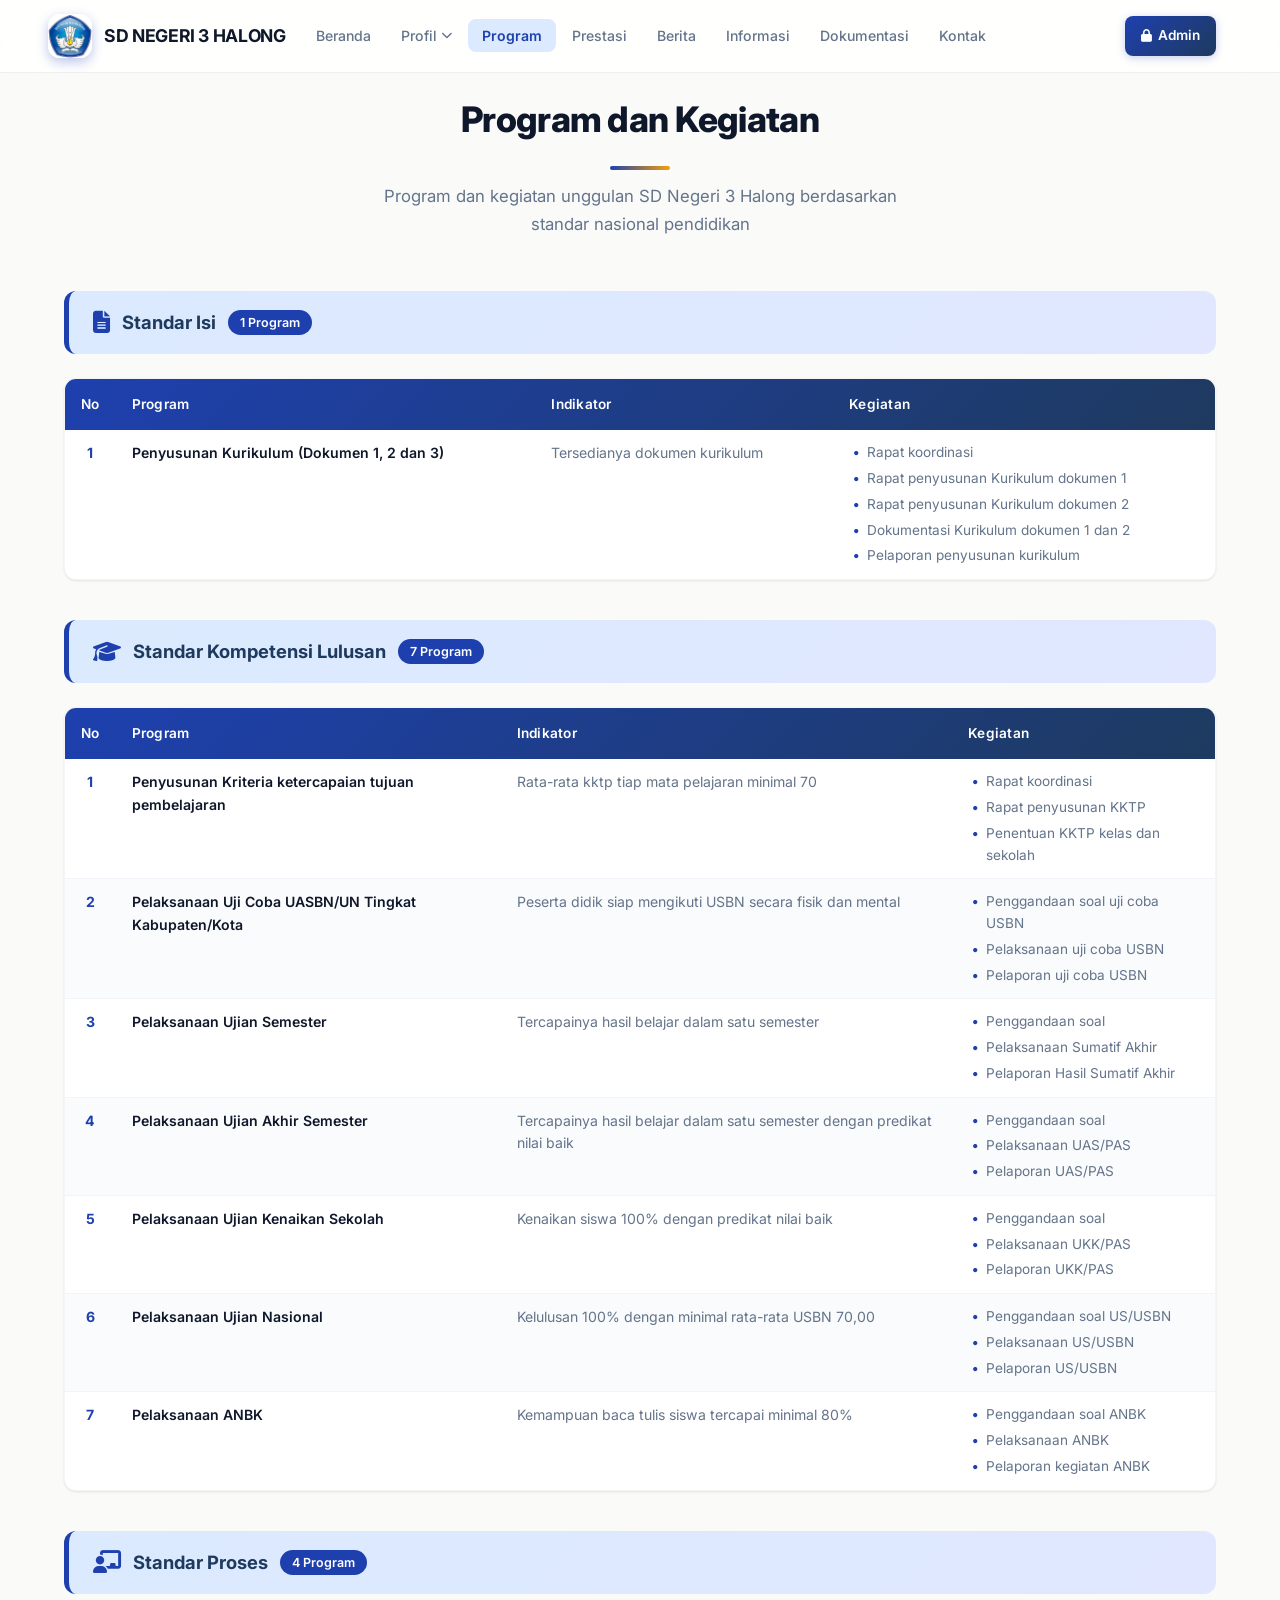
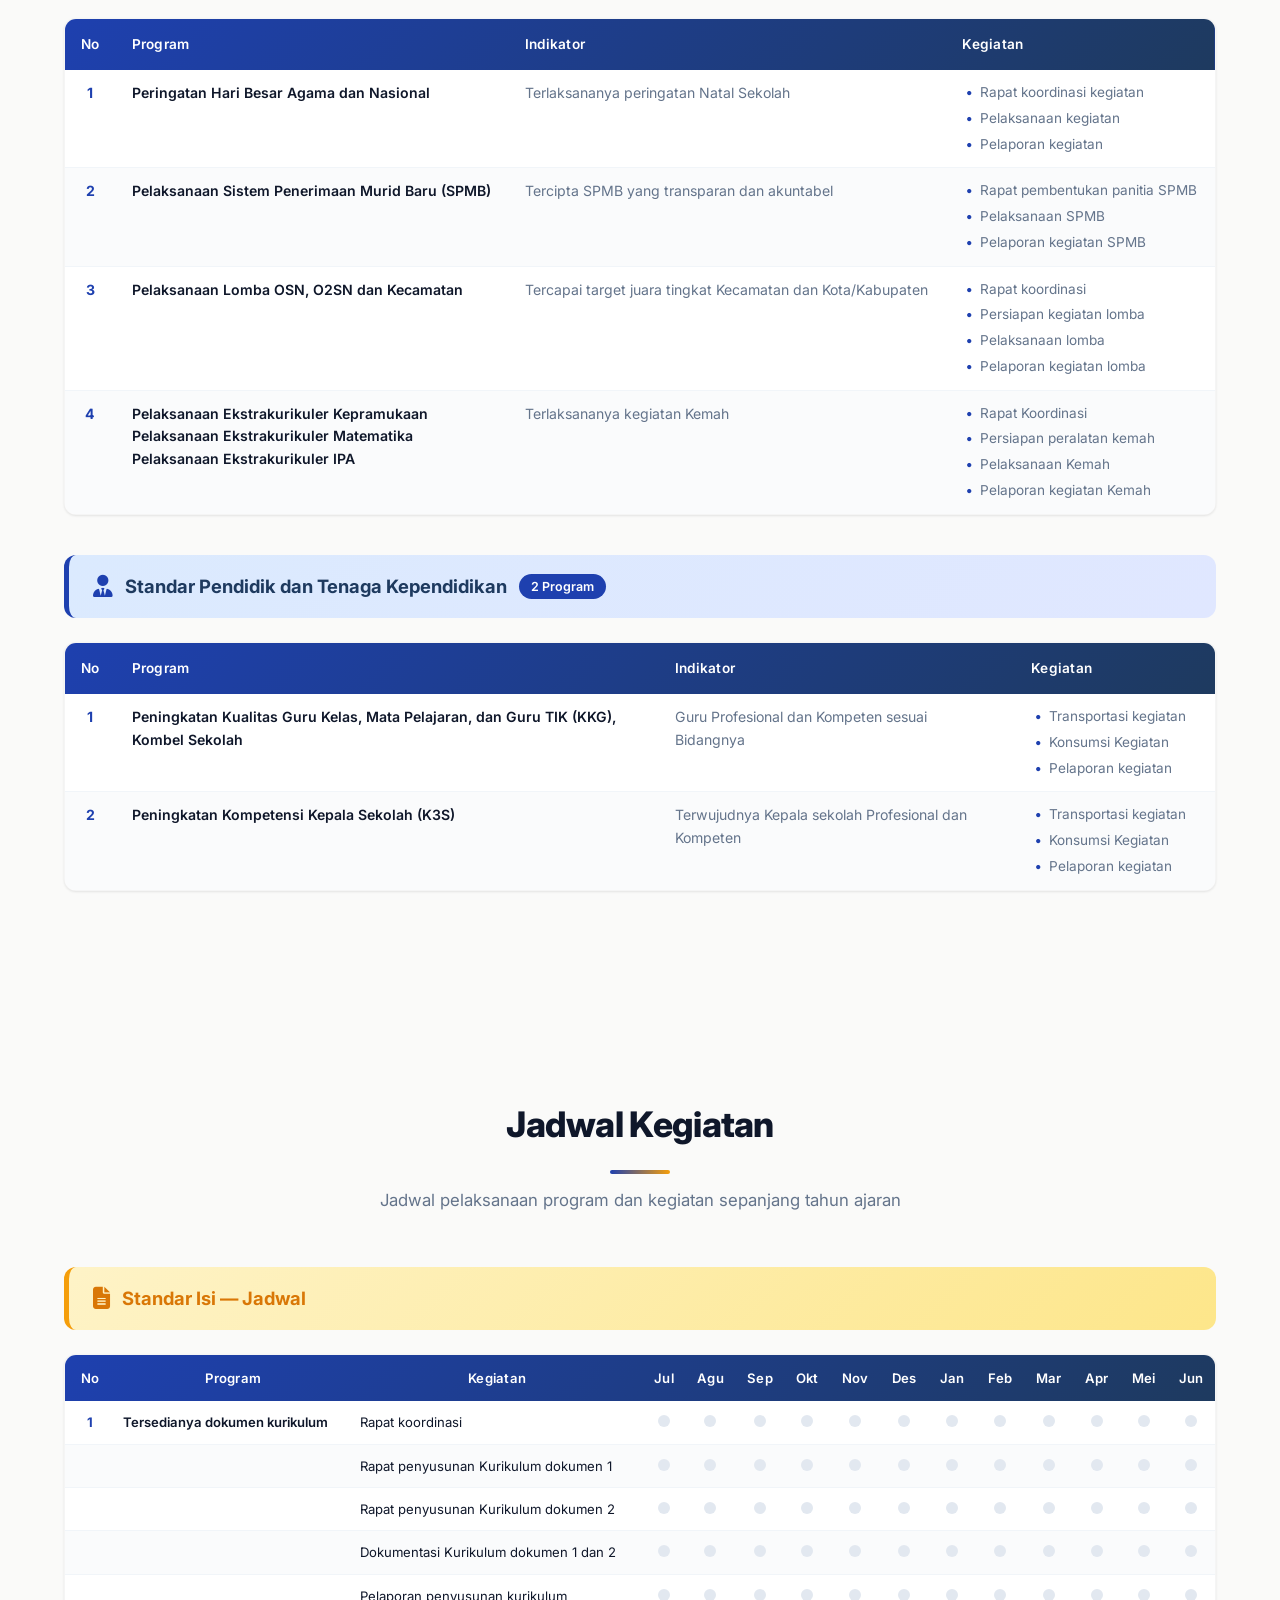
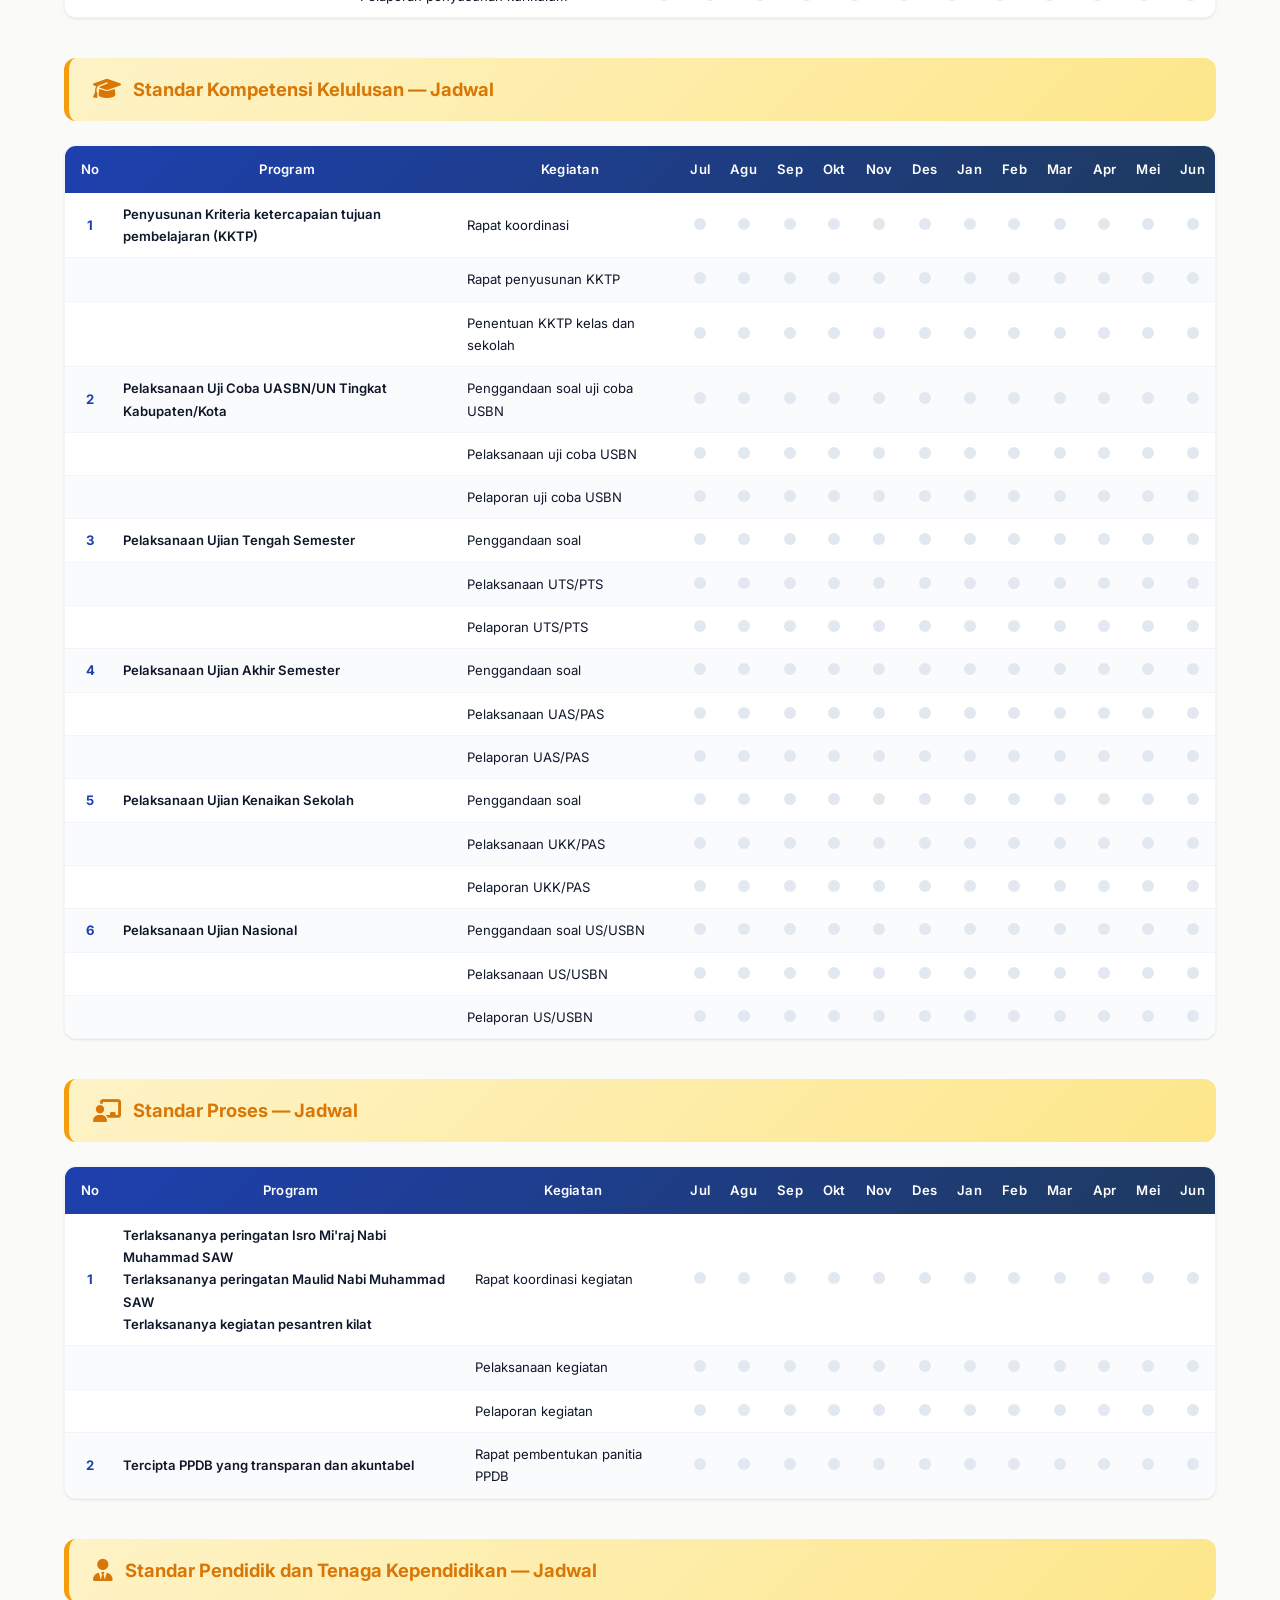
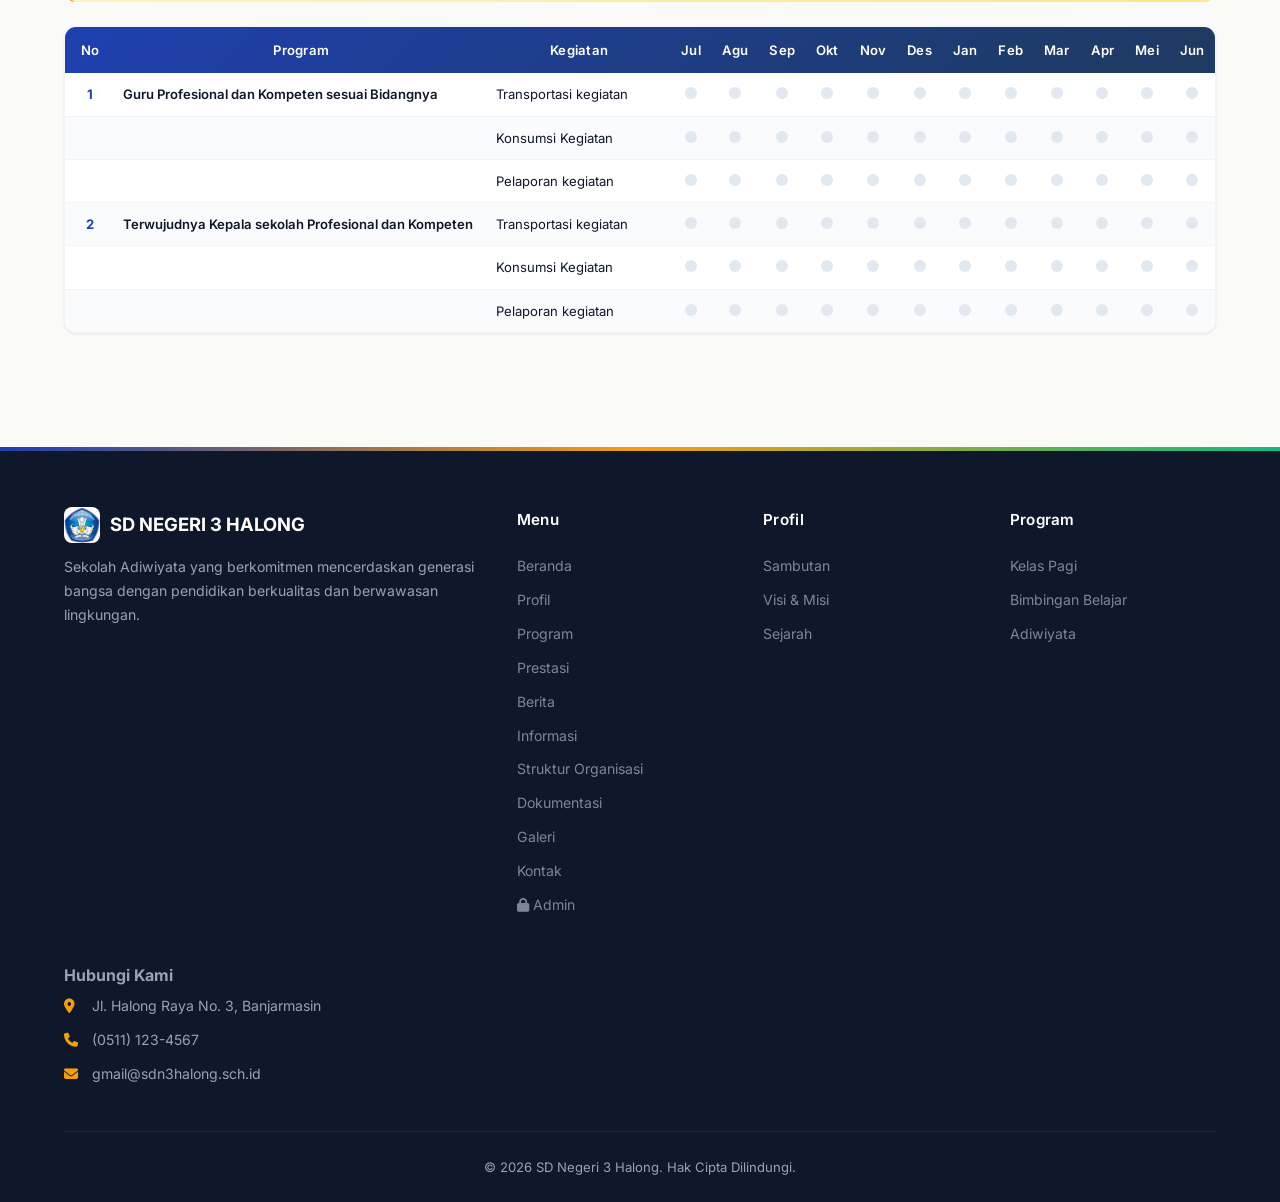
<file: program.html>
<!DOCTYPE html>
<html lang="id">

<head>
  <meta charset="UTF-8">
  <meta name="viewport" content="width=device-width, initial-scale=1.0">
  <title>SD NEGERI 3 HALONG - Program</title>
  <link rel="stylesheet" href="styles.css">
  <link href="https://fonts.googleapis.com/css2?family=Inter:wght@400;500;600;700;800&display=swap" rel="stylesheet">
  <link rel="stylesheet" href="https://cdnjs.cloudflare.com/ajax/libs/font-awesome/6.5.0/css/all.min.css">
</head>

<body>
  <!-- NAVBAR -->
  <nav class="navbar">
    <div class="container navbar-content">
      <a href="index.html" class="nav-brand">
        <div class="nav-logo-icon">
          <img src="img/profil/logo.jpg" alt="SD NEGERI 3 HALONG">
        </div>
        <div>
          <h1>SD NEGERI 3 HALONG</h1>
        </div>
      </a>
      <button class="mobile-menu-btn" onclick="toggleMobileMenu()" aria-label="Menu">
        <i class="fas fa-bars"></i>
      </button>
      <ul class="nav-links" id="mobileMenu">
        <li><a href="index.html">Beranda</a></li>
        <li class="nav-item">
          <a href="sambutan.html">Profil <i class="fas fa-chevron-down dropdown-icon"></i></a>
          <div class="nav-dropdown">
            <a href="sambutan.html"><i class="fas fa-greeting"></i> Sambutan</a>
            <a href="visi-misi.html"><i class="fas fa-bullseye"></i> Visi & Misi</a>
            <a href="sejarah.html"><i class="fas fa-history"></i> Sejarah</a>
            <a href="guru.html"><i class="fas fa-sitemap"></i> Struktur Organisasi</a>
          </div>
        </li>
        <li><a href="program.html" class="active">Program</a></li>

        <li><a href="prestasi.html">Prestasi</a></li>
        <li><a href="berita.html">Berita</a></li>
        <li><a href="informasi.html">Informasi</a></li>
        <li><a href="galeri.html">Dokumentasi</a></li>
        <li><a href="kontak.html">Kontak</a></li>
      </ul>
      <a href="login.html" class="nav-login-link"><i class="fas fa-lock"></i> Admin</a>
    </div>
  </nav>



  <!-- ================================================================== -->
  <!-- A. PROGRAM DAN KEGIATAN -->
  <!-- ================================================================== -->
  <section class="section" style="background: var(--bg);">
    <div class="container">
      <div class="section-title animate-on-scroll">
        <h2>Program dan Kegiatan</h2>
        <p>Program dan kegiatan unggulan SD Negeri 3 Halong berdasarkan standar nasional pendidikan</p>
      </div>

      <!-- ===== 1. Standar Isi ===== -->
      <div class="animate-on-scroll">
        <div class="sub-section-label">
          <i class="fas fa-file-alt" style="font-size: 1.4rem; color: var(--primary);"></i>
          <h3>Standar Isi</h3>
          <span class="badge-count">1 Program</span>
        </div>
        <div class="program-table-wrapper card" style="padding: 0;">
          <table class="program-table">
            <thead>
              <tr>
                <th>No</th>
                <th>Program</th>
                <th>Indikator</th>
                <th>Kegiatan</th>
              </tr>
            </thead>
            <tbody>
              <tr>
                <td class="no-col">1</td>
                <td class="program-col">Penyusunan Kurikulum (Dokumen 1, 2 dan 3)</td>
                <td class="indicator-col">Tersedianya dokumen kurikulum</td>
                <td class="kegiatan-col">
                  <ul>
                    <li>Rapat koordinasi</li>
                    <li>Rapat penyusunan Kurikulum dokumen 1</li>
                    <li>Rapat penyusunan Kurikulum dokumen 2</li>
                    <li>Dokumentasi Kurikulum dokumen 1 dan 2</li>
                    <li>Pelaporan penyusunan kurikulum</li>
                  </ul>
                </td>
              </tr>
            </tbody>
          </table>
        </div>
      </div>

      <!-- ===== 2. Standar Kompetensi Lulusan ===== -->
      <div class="animate-on-scroll" style="margin-top: 36px;">
        <div class="sub-section-label">
          <i class="fas fa-graduation-cap" style="font-size: 1.4rem; color: var(--primary);"></i>
          <h3>Standar Kompetensi Lulusan</h3>
          <span class="badge-count">7 Program</span>
        </div>
        <div class="program-table-wrapper card" style="padding: 0;">
          <table class="program-table">
            <thead>
              <tr>
                <th>No</th>
                <th>Program</th>
                <th>Indikator</th>
                <th>Kegiatan</th>
              </tr>
            </thead>
            <tbody>
              <tr>
                <td class="no-col">1</td>
                <td class="program-col">Penyusunan Kriteria ketercapaian tujuan pembelajaran</td>
                <td class="indicator-col">Rata-rata kktp tiap mata pelajaran minimal 70</td>
                <td class="kegiatan-col">
                  <ul>
                    <li>Rapat koordinasi</li>
                    <li>Rapat penyusunan KKTP</li>
                    <li>Penentuan KKTP kelas dan sekolah</li>
                  </ul>
                </td>
              </tr>
              <tr>
                <td class="no-col">2</td>
                <td class="program-col">Pelaksanaan Uji Coba UASBN/UN Tingkat Kabupaten/Kota</td>
                <td class="indicator-col">Peserta didik siap mengikuti USBN secara fisik dan mental</td>
                <td class="kegiatan-col">
                  <ul>
                    <li>Penggandaan soal uji coba USBN</li>
                    <li>Pelaksanaan uji coba USBN</li>
                    <li>Pelaporan uji coba USBN</li>
                  </ul>
                </td>
              </tr>
              <tr>
                <td class="no-col">3</td>
                <td class="program-col">Pelaksanaan Ujian Semester</td>
                <td class="indicator-col">Tercapainya hasil belajar dalam satu semester</td>
                <td class="kegiatan-col">
                  <ul>
                    <li>Penggandaan soal</li>
                    <li>Pelaksanaan Sumatif Akhir</li>
                    <li>Pelaporan Hasil Sumatif Akhir</li>
                  </ul>
                </td>
              </tr>
              <tr>
                <td class="no-col">4</td>
                <td class="program-col">Pelaksanaan Ujian Akhir Semester</td>
                <td class="indicator-col">Tercapainya hasil belajar dalam satu semester dengan predikat nilai baik</td>
                <td class="kegiatan-col">
                  <ul>
                    <li>Penggandaan soal</li>
                    <li>Pelaksanaan UAS/PAS</li>
                    <li>Pelaporan UAS/PAS</li>
                  </ul>
                </td>
              </tr>
              <tr>
                <td class="no-col">5</td>
                <td class="program-col">Pelaksanaan Ujian Kenaikan Sekolah</td>
                <td class="indicator-col">Kenaikan siswa 100% dengan predikat nilai baik</td>
                <td class="kegiatan-col">
                  <ul>
                    <li>Penggandaan soal</li>
                    <li>Pelaksanaan UKK/PAS</li>
                    <li>Pelaporan UKK/PAS</li>
                  </ul>
                </td>
              </tr>
              <tr>
                <td class="no-col">6</td>
                <td class="program-col">Pelaksanaan Ujian Nasional</td>
                <td class="indicator-col">Kelulusan 100% dengan minimal rata-rata USBN 70,00</td>
                <td class="kegiatan-col">
                  <ul>
                    <li>Penggandaan soal US/USBN</li>
                    <li>Pelaksanaan US/USBN</li>
                    <li>Pelaporan US/USBN</li>
                  </ul>
                </td>
              </tr>
              <tr>
                <td class="no-col">7</td>
                <td class="program-col">Pelaksanaan ANBK</td>
                <td class="indicator-col">Kemampuan baca tulis siswa tercapai minimal 80%</td>
                <td class="kegiatan-col">
                  <ul>
                    <li>Penggandaan soal ANBK</li>
                    <li>Pelaksanaan ANBK</li>
                    <li>Pelaporan kegiatan ANBK</li>
                  </ul>
                </td>
              </tr>
            </tbody>
          </table>
        </div>
      </div>

      <!-- ===== 3. Standar Proses ===== -->
      <div class="animate-on-scroll" style="margin-top: 36px;">
        <div class="sub-section-label">
          <i class="fas fa-chalkboard-teacher" style="font-size: 1.4rem; color: var(--primary);"></i>
          <h3>Standar Proses</h3>
          <span class="badge-count">4 Program</span>
        </div>
        <div class="program-table-wrapper card" style="padding: 0;">
          <table class="program-table">
            <thead>
              <tr>
                <th>No</th>
                <th>Program</th>
                <th>Indikator</th>
                <th>Kegiatan</th>
              </tr>
            </thead>
            <tbody>
              <tr>
                <td class="no-col">1</td>
                <td class="program-col">Peringatan Hari Besar Agama dan Nasional</td>
                <td class="indicator-col">Terlaksananya peringatan Natal Sekolah</td>
                <td class="kegiatan-col">
                  <ul>
                    <li>Rapat koordinasi kegiatan</li>
                    <li>Pelaksanaan kegiatan</li>
                    <li>Pelaporan kegiatan</li>
                  </ul>
                </td>
              </tr>
              <tr>
                <td class="no-col">2</td>
                <td class="program-col">Pelaksanaan Sistem Penerimaan Murid Baru (SPMB)</td>
                <td class="indicator-col">Tercipta SPMB yang transparan dan akuntabel</td>
                <td class="kegiatan-col">
                  <ul>
                    <li>Rapat pembentukan panitia SPMB</li>
                    <li>Pelaksanaan SPMB</li>
                    <li>Pelaporan kegiatan SPMB</li>
                  </ul>
                </td>
              </tr>
              <tr>
                <td class="no-col">3</td>
                <td class="program-col">Pelaksanaan Lomba OSN, O2SN dan Kecamatan</td>
                <td class="indicator-col">Tercapai target juara tingkat Kecamatan dan Kota/Kabupaten</td>
                <td class="kegiatan-col">
                  <ul>
                    <li>Rapat koordinasi</li>
                    <li>Persiapan kegiatan lomba</li>
                    <li>Pelaksanaan lomba</li>
                    <li>Pelaporan kegiatan lomba</li>
                  </ul>
                </td>
              </tr>
              <tr>
                <td class="no-col">4</td>
                <td class="program-col">
                  Pelaksanaan Ekstrakurikuler Kepramukaan<br>
                  Pelaksanaan Ekstrakurikuler Matematika<br>
                  Pelaksanaan Ekstrakurikuler IPA
                </td>
                <td class="indicator-col">Terlaksananya kegiatan Kemah</td>
                <td class="kegiatan-col">
                  <ul>
                    <li>Rapat Koordinasi</li>
                    <li>Persiapan peralatan kemah</li>
                    <li>Pelaksanaan Kemah</li>
                    <li>Pelaporan kegiatan Kemah</li>
                  </ul>
                </td>
              </tr>
            </tbody>
          </table>
        </div>
      </div>

      <!-- ===== 4. Standar Pendidik dan Tenaga Kependidikan ===== -->
      <div class="animate-on-scroll" style="margin-top: 36px;">
        <div class="sub-section-label">
          <i class="fas fa-user-tie" style="font-size: 1.4rem; color: var(--primary);"></i>
          <h3>Standar Pendidik dan Tenaga Kependidikan</h3>
          <span class="badge-count">2 Program</span>
        </div>
        <div class="program-table-wrapper card" style="padding: 0;">
          <table class="program-table">
            <thead>
              <tr>
                <th>No</th>
                <th>Program</th>
                <th>Indikator</th>
                <th>Kegiatan</th>
              </tr>
            </thead>
            <tbody>
              <tr>
                <td class="no-col">1</td>
                <td class="program-col">Peningkatan Kualitas Guru Kelas, Mata Pelajaran, dan Guru TIK (KKG), Kombel
                  Sekolah</td>
                <td class="indicator-col">Guru Profesional dan Kompeten sesuai Bidangnya</td>
                <td class="kegiatan-col">
                  <ul>
                    <li>Transportasi kegiatan</li>
                    <li>Konsumsi Kegiatan</li>
                    <li>Pelaporan kegiatan</li>
                  </ul>
                </td>
              </tr>
              <tr>
                <td class="no-col">2</td>
                <td class="program-col">Peningkatan Kompetensi Kepala Sekolah (K3S)</td>
                <td class="indicator-col">Terwujudnya Kepala sekolah Profesional dan Kompeten</td>
                <td class="kegiatan-col">
                  <ul>
                    <li>Transportasi kegiatan</li>
                    <li>Konsumsi Kegiatan</li>
                    <li>Pelaporan kegiatan</li>
                  </ul>
                </td>
              </tr>
            </tbody>
          </table>
        </div>
      </div>
    </div>
  </section>

  <!-- ================================================================== -->
  <!-- B. JADWAL KEGIATAN -->
  <!-- ================================================================== -->
  <section class="section">
    <div class="container">
      <div class="section-title animate-on-scroll">
        <h2>Jadwal Kegiatan</h2>
        <p>Jadwal pelaksanaan program dan kegiatan sepanjang tahun ajaran</p>
      </div>

      <!-- ===== B.1 Standar Isi (Jadwal) ===== -->
      <div class="animate-on-scroll">
        <div class="sub-section-label"
          style="background: linear-gradient(135deg, #fef3c7, #fde68a); border-left-color: var(--accent);">
          <i class="fas fa-file-alt" style="font-size: 1.4rem; color: var(--accent-dark);"></i>
          <h3 style="color: var(--accent-dark);">Standar Isi — Jadwal</h3>
        </div>
        <div class="program-table-wrapper card" style="padding: 0;">
          <table class="schedule-table">
            <thead>
              <tr>
                <th>No</th>
                <th>Program</th>
                <th>Kegiatan</th>
                <th>Jul</th>
                <th>Agu</th>
                <th>Sep</th>
                <th>Okt</th>
                <th>Nov</th>
                <th>Des</th>
                <th>Jan</th>
                <th>Feb</th>
                <th>Mar</th>
                <th>Apr</th>
                <th>Mei</th>
                <th>Jun</th>
              </tr>
            </thead>
            <tbody>
              <tr>
                <td>1</td>
                <td>Tersedianya dokumen kurikulum</td>
                <td>Rapat koordinasi</td>
                <td><span class="schedule-dot inactive"></span></td>
                <td><span class="schedule-dot inactive"></span></td>
                <td><span class="schedule-dot inactive"></span></td>
                <td><span class="schedule-dot inactive"></span></td>
                <td><span class="schedule-dot inactive"></span></td>
                <td><span class="schedule-dot inactive"></span></td>
                <td><span class="schedule-dot inactive"></span></td>
                <td><span class="schedule-dot inactive"></span></td>
                <td><span class="schedule-dot inactive"></span></td>
                <td><span class="schedule-dot inactive"></span></td>
                <td><span class="schedule-dot inactive"></span></td>
                <td><span class="schedule-dot inactive"></span></td>
              </tr>
              <tr>
                <td></td>
                <td></td>
                <td>Rapat penyusunan Kurikulum dokumen 1</td>
                <td><span class="schedule-dot inactive"></span></td>
                <td><span class="schedule-dot inactive"></span></td>
                <td><span class="schedule-dot inactive"></span></td>
                <td><span class="schedule-dot inactive"></span></td>
                <td><span class="schedule-dot inactive"></span></td>
                <td><span class="schedule-dot inactive"></span></td>
                <td><span class="schedule-dot inactive"></span></td>
                <td><span class="schedule-dot inactive"></span></td>
                <td><span class="schedule-dot inactive"></span></td>
                <td><span class="schedule-dot inactive"></span></td>
                <td><span class="schedule-dot inactive"></span></td>
                <td><span class="schedule-dot inactive"></span></td>
              </tr>
              <tr>
                <td></td>
                <td></td>
                <td>Rapat penyusunan Kurikulum dokumen 2</td>
                <td><span class="schedule-dot inactive"></span></td>
                <td><span class="schedule-dot inactive"></span></td>
                <td><span class="schedule-dot inactive"></span></td>
                <td><span class="schedule-dot inactive"></span></td>
                <td><span class="schedule-dot inactive"></span></td>
                <td><span class="schedule-dot inactive"></span></td>
                <td><span class="schedule-dot inactive"></span></td>
                <td><span class="schedule-dot inactive"></span></td>
                <td><span class="schedule-dot inactive"></span></td>
                <td><span class="schedule-dot inactive"></span></td>
                <td><span class="schedule-dot inactive"></span></td>
                <td><span class="schedule-dot inactive"></span></td>
              </tr>
              <tr>
                <td></td>
                <td></td>
                <td>Dokumentasi Kurikulum dokumen 1 dan 2</td>
                <td><span class="schedule-dot inactive"></span></td>
                <td><span class="schedule-dot inactive"></span></td>
                <td><span class="schedule-dot inactive"></span></td>
                <td><span class="schedule-dot inactive"></span></td>
                <td><span class="schedule-dot inactive"></span></td>
                <td><span class="schedule-dot inactive"></span></td>
                <td><span class="schedule-dot inactive"></span></td>
                <td><span class="schedule-dot inactive"></span></td>
                <td><span class="schedule-dot inactive"></span></td>
                <td><span class="schedule-dot inactive"></span></td>
                <td><span class="schedule-dot inactive"></span></td>
                <td><span class="schedule-dot inactive"></span></td>
              </tr>
              <tr>
                <td></td>
                <td></td>
                <td>Pelaporan penyusunan kurikulum</td>
                <td><span class="schedule-dot inactive"></span></td>
                <td><span class="schedule-dot inactive"></span></td>
                <td><span class="schedule-dot inactive"></span></td>
                <td><span class="schedule-dot inactive"></span></td>
                <td><span class="schedule-dot inactive"></span></td>
                <td><span class="schedule-dot inactive"></span></td>
                <td><span class="schedule-dot inactive"></span></td>
                <td><span class="schedule-dot inactive"></span></td>
                <td><span class="schedule-dot inactive"></span></td>
                <td><span class="schedule-dot inactive"></span></td>
                <td><span class="schedule-dot inactive"></span></td>
                <td><span class="schedule-dot inactive"></span></td>
              </tr>
            </tbody>
          </table>
        </div>
      </div>

      <!-- ===== B.2 Standar Kompetensi Kelulusan (Jadwal) ===== -->
      <div class="animate-on-scroll" style="margin-top: 36px;">
        <div class="sub-section-label"
          style="background: linear-gradient(135deg, #fef3c7, #fde68a); border-left-color: var(--accent);">
          <i class="fas fa-graduation-cap" style="font-size: 1.4rem; color: var(--accent-dark);"></i>
          <h3 style="color: var(--accent-dark);">Standar Kompetensi Kelulusan — Jadwal</h3>
        </div>
        <div class="program-table-wrapper card" style="padding: 0;">
          <table class="schedule-table">
            <thead>
              <tr>
                <th>No</th>
                <th>Program</th>
                <th>Kegiatan</th>
                <th>Jul</th>
                <th>Agu</th>
                <th>Sep</th>
                <th>Okt</th>
                <th>Nov</th>
                <th>Des</th>
                <th>Jan</th>
                <th>Feb</th>
                <th>Mar</th>
                <th>Apr</th>
                <th>Mei</th>
                <th>Jun</th>
              </tr>
            </thead>
            <tbody>
              <tr>
                <td>1</td>
                <td>Penyusunan Kriteria ketercapaian tujuan pembelajaran (KKTP)</td>
                <td>Rapat koordinasi</td>
                <td><span class="schedule-dot inactive"></span></td>
                <td><span class="schedule-dot inactive"></span></td>
                <td><span class="schedule-dot inactive"></span></td>
                <td><span class="schedule-dot inactive"></span></td>
                <td><span class="schedule-dot inactive"></span></td>
                <td><span class="schedule-dot inactive"></span></td>
                <td><span class="schedule-dot inactive"></span></td>
                <td><span class="schedule-dot inactive"></span></td>
                <td><span class="schedule-dot inactive"></span></td>
                <td><span class="schedule-dot inactive"></span></td>
                <td><span class="schedule-dot inactive"></span></td>
                <td><span class="schedule-dot inactive"></span></td>
              </tr>
              <tr>
                <td></td>
                <td></td>
                <td>Rapat penyusunan KKTP</td>
                <td><span class="schedule-dot inactive"></span></td>
                <td><span class="schedule-dot inactive"></span></td>
                <td><span class="schedule-dot inactive"></span></td>
                <td><span class="schedule-dot inactive"></span></td>
                <td><span class="schedule-dot inactive"></span></td>
                <td><span class="schedule-dot inactive"></span></td>
                <td><span class="schedule-dot inactive"></span></td>
                <td><span class="schedule-dot inactive"></span></td>
                <td><span class="schedule-dot inactive"></span></td>
                <td><span class="schedule-dot inactive"></span></td>
                <td><span class="schedule-dot inactive"></span></td>
                <td><span class="schedule-dot inactive"></span></td>
              </tr>
              <tr>
                <td></td>
                <td></td>
                <td>Penentuan KKTP kelas dan sekolah</td>
                <td><span class="schedule-dot inactive"></span></td>
                <td><span class="schedule-dot inactive"></span></td>
                <td><span class="schedule-dot inactive"></span></td>
                <td><span class="schedule-dot inactive"></span></td>
                <td><span class="schedule-dot inactive"></span></td>
                <td><span class="schedule-dot inactive"></span></td>
                <td><span class="schedule-dot inactive"></span></td>
                <td><span class="schedule-dot inactive"></span></td>
                <td><span class="schedule-dot inactive"></span></td>
                <td><span class="schedule-dot inactive"></span></td>
                <td><span class="schedule-dot inactive"></span></td>
                <td><span class="schedule-dot inactive"></span></td>
              </tr>
              <tr>
                <td>2</td>
                <td>Pelaksanaan Uji Coba UASBN/UN Tingkat Kabupaten/Kota</td>
                <td>Penggandaan soal uji coba USBN</td>
                <td><span class="schedule-dot inactive"></span></td>
                <td><span class="schedule-dot inactive"></span></td>
                <td><span class="schedule-dot inactive"></span></td>
                <td><span class="schedule-dot inactive"></span></td>
                <td><span class="schedule-dot inactive"></span></td>
                <td><span class="schedule-dot inactive"></span></td>
                <td><span class="schedule-dot inactive"></span></td>
                <td><span class="schedule-dot inactive"></span></td>
                <td><span class="schedule-dot inactive"></span></td>
                <td><span class="schedule-dot inactive"></span></td>
                <td><span class="schedule-dot inactive"></span></td>
                <td><span class="schedule-dot inactive"></span></td>
              </tr>
              <tr>
                <td></td>
                <td></td>
                <td>Pelaksanaan uji coba USBN</td>
                <td><span class="schedule-dot inactive"></span></td>
                <td><span class="schedule-dot inactive"></span></td>
                <td><span class="schedule-dot inactive"></span></td>
                <td><span class="schedule-dot inactive"></span></td>
                <td><span class="schedule-dot inactive"></span></td>
                <td><span class="schedule-dot inactive"></span></td>
                <td><span class="schedule-dot inactive"></span></td>
                <td><span class="schedule-dot inactive"></span></td>
                <td><span class="schedule-dot inactive"></span></td>
                <td><span class="schedule-dot inactive"></span></td>
                <td><span class="schedule-dot inactive"></span></td>
                <td><span class="schedule-dot inactive"></span></td>
              </tr>
              <tr>
                <td></td>
                <td></td>
                <td>Pelaporan uji coba USBN</td>
                <td><span class="schedule-dot inactive"></span></td>
                <td><span class="schedule-dot inactive"></span></td>
                <td><span class="schedule-dot inactive"></span></td>
                <td><span class="schedule-dot inactive"></span></td>
                <td><span class="schedule-dot inactive"></span></td>
                <td><span class="schedule-dot inactive"></span></td>
                <td><span class="schedule-dot inactive"></span></td>
                <td><span class="schedule-dot inactive"></span></td>
                <td><span class="schedule-dot inactive"></span></td>
                <td><span class="schedule-dot inactive"></span></td>
                <td><span class="schedule-dot inactive"></span></td>
                <td><span class="schedule-dot inactive"></span></td>
              </tr>
              <tr>
                <td>3</td>
                <td>Pelaksanaan Ujian Tengah Semester</td>
                <td>Penggandaan soal</td>
                <td><span class="schedule-dot inactive"></span></td>
                <td><span class="schedule-dot inactive"></span></td>
                <td><span class="schedule-dot inactive"></span></td>
                <td><span class="schedule-dot inactive"></span></td>
                <td><span class="schedule-dot inactive"></span></td>
                <td><span class="schedule-dot inactive"></span></td>
                <td><span class="schedule-dot inactive"></span></td>
                <td><span class="schedule-dot inactive"></span></td>
                <td><span class="schedule-dot inactive"></span></td>
                <td><span class="schedule-dot inactive"></span></td>
                <td><span class="schedule-dot inactive"></span></td>
                <td><span class="schedule-dot inactive"></span></td>
              </tr>
              <tr>
                <td></td>
                <td></td>
                <td>Pelaksanaan UTS/PTS</td>
                <td><span class="schedule-dot inactive"></span></td>
                <td><span class="schedule-dot inactive"></span></td>
                <td><span class="schedule-dot inactive"></span></td>
                <td><span class="schedule-dot inactive"></span></td>
                <td><span class="schedule-dot inactive"></span></td>
                <td><span class="schedule-dot inactive"></span></td>
                <td><span class="schedule-dot inactive"></span></td>
                <td><span class="schedule-dot inactive"></span></td>
                <td><span class="schedule-dot inactive"></span></td>
                <td><span class="schedule-dot inactive"></span></td>
                <td><span class="schedule-dot inactive"></span></td>
                <td><span class="schedule-dot inactive"></span></td>
              </tr>
              <tr>
                <td></td>
                <td></td>
                <td>Pelaporan UTS/PTS</td>
                <td><span class="schedule-dot inactive"></span></td>
                <td><span class="schedule-dot inactive"></span></td>
                <td><span class="schedule-dot inactive"></span></td>
                <td><span class="schedule-dot inactive"></span></td>
                <td><span class="schedule-dot inactive"></span></td>
                <td><span class="schedule-dot inactive"></span></td>
                <td><span class="schedule-dot inactive"></span></td>
                <td><span class="schedule-dot inactive"></span></td>
                <td><span class="schedule-dot inactive"></span></td>
                <td><span class="schedule-dot inactive"></span></td>
                <td><span class="schedule-dot inactive"></span></td>
                <td><span class="schedule-dot inactive"></span></td>
              </tr>
              <tr>
                <td>4</td>
                <td>Pelaksanaan Ujian Akhir Semester</td>
                <td>Penggandaan soal</td>
                <td><span class="schedule-dot inactive"></span></td>
                <td><span class="schedule-dot inactive"></span></td>
                <td><span class="schedule-dot inactive"></span></td>
                <td><span class="schedule-dot inactive"></span></td>
                <td><span class="schedule-dot inactive"></span></td>
                <td><span class="schedule-dot inactive"></span></td>
                <td><span class="schedule-dot inactive"></span></td>
                <td><span class="schedule-dot inactive"></span></td>
                <td><span class="schedule-dot inactive"></span></td>
                <td><span class="schedule-dot inactive"></span></td>
                <td><span class="schedule-dot inactive"></span></td>
                <td><span class="schedule-dot inactive"></span></td>
              </tr>
              <tr>
                <td></td>
                <td></td>
                <td>Pelaksanaan UAS/PAS</td>
                <td><span class="schedule-dot inactive"></span></td>
                <td><span class="schedule-dot inactive"></span></td>
                <td><span class="schedule-dot inactive"></span></td>
                <td><span class="schedule-dot inactive"></span></td>
                <td><span class="schedule-dot inactive"></span></td>
                <td><span class="schedule-dot inactive"></span></td>
                <td><span class="schedule-dot inactive"></span></td>
                <td><span class="schedule-dot inactive"></span></td>
                <td><span class="schedule-dot inactive"></span></td>
                <td><span class="schedule-dot inactive"></span></td>
                <td><span class="schedule-dot inactive"></span></td>
                <td><span class="schedule-dot inactive"></span></td>
              </tr>
              <tr>
                <td></td>
                <td></td>
                <td>Pelaporan UAS/PAS</td>
                <td><span class="schedule-dot inactive"></span></td>
                <td><span class="schedule-dot inactive"></span></td>
                <td><span class="schedule-dot inactive"></span></td>
                <td><span class="schedule-dot inactive"></span></td>
                <td><span class="schedule-dot inactive"></span></td>
                <td><span class="schedule-dot inactive"></span></td>
                <td><span class="schedule-dot inactive"></span></td>
                <td><span class="schedule-dot inactive"></span></td>
                <td><span class="schedule-dot inactive"></span></td>
                <td><span class="schedule-dot inactive"></span></td>
                <td><span class="schedule-dot inactive"></span></td>
                <td><span class="schedule-dot inactive"></span></td>
              </tr>
              <tr>
                <td>5</td>
                <td>Pelaksanaan Ujian Kenaikan Sekolah</td>
                <td>Penggandaan soal</td>
                <td><span class="schedule-dot inactive"></span></td>
                <td><span class="schedule-dot inactive"></span></td>
                <td><span class="schedule-dot inactive"></span></td>
                <td><span class="schedule-dot inactive"></span></td>
                <td><span class="schedule-dot inactive"></span></td>
                <td><span class="schedule-dot inactive"></span></td>
                <td><span class="schedule-dot inactive"></span></td>
                <td><span class="schedule-dot inactive"></span></td>
                <td><span class="schedule-dot inactive"></span></td>
                <td><span class="schedule-dot inactive"></span></td>
                <td><span class="schedule-dot inactive"></span></td>
                <td><span class="schedule-dot inactive"></span></td>
              </tr>
              <tr>
                <td></td>
                <td></td>
                <td>Pelaksanaan UKK/PAS</td>
                <td><span class="schedule-dot inactive"></span></td>
                <td><span class="schedule-dot inactive"></span></td>
                <td><span class="schedule-dot inactive"></span></td>
                <td><span class="schedule-dot inactive"></span></td>
                <td><span class="schedule-dot inactive"></span></td>
                <td><span class="schedule-dot inactive"></span></td>
                <td><span class="schedule-dot inactive"></span></td>
                <td><span class="schedule-dot inactive"></span></td>
                <td><span class="schedule-dot inactive"></span></td>
                <td><span class="schedule-dot inactive"></span></td>
                <td><span class="schedule-dot inactive"></span></td>
                <td><span class="schedule-dot inactive"></span></td>
              </tr>
              <tr>
                <td></td>
                <td></td>
                <td>Pelaporan UKK/PAS</td>
                <td><span class="schedule-dot inactive"></span></td>
                <td><span class="schedule-dot inactive"></span></td>
                <td><span class="schedule-dot inactive"></span></td>
                <td><span class="schedule-dot inactive"></span></td>
                <td><span class="schedule-dot inactive"></span></td>
                <td><span class="schedule-dot inactive"></span></td>
                <td><span class="schedule-dot inactive"></span></td>
                <td><span class="schedule-dot inactive"></span></td>
                <td><span class="schedule-dot inactive"></span></td>
                <td><span class="schedule-dot inactive"></span></td>
                <td><span class="schedule-dot inactive"></span></td>
                <td><span class="schedule-dot inactive"></span></td>
              </tr>
              <tr>
                <td>6</td>
                <td>Pelaksanaan Ujian Nasional</td>
                <td>Penggandaan soal US/USBN</td>
                <td><span class="schedule-dot inactive"></span></td>
                <td><span class="schedule-dot inactive"></span></td>
                <td><span class="schedule-dot inactive"></span></td>
                <td><span class="schedule-dot inactive"></span></td>
                <td><span class="schedule-dot inactive"></span></td>
                <td><span class="schedule-dot inactive"></span></td>
                <td><span class="schedule-dot inactive"></span></td>
                <td><span class="schedule-dot inactive"></span></td>
                <td><span class="schedule-dot inactive"></span></td>
                <td><span class="schedule-dot inactive"></span></td>
                <td><span class="schedule-dot inactive"></span></td>
                <td><span class="schedule-dot inactive"></span></td>
              </tr>
              <tr>
                <td></td>
                <td></td>
                <td>Pelaksanaan US/USBN</td>
                <td><span class="schedule-dot inactive"></span></td>
                <td><span class="schedule-dot inactive"></span></td>
                <td><span class="schedule-dot inactive"></span></td>
                <td><span class="schedule-dot inactive"></span></td>
                <td><span class="schedule-dot inactive"></span></td>
                <td><span class="schedule-dot inactive"></span></td>
                <td><span class="schedule-dot inactive"></span></td>
                <td><span class="schedule-dot inactive"></span></td>
                <td><span class="schedule-dot inactive"></span></td>
                <td><span class="schedule-dot inactive"></span></td>
                <td><span class="schedule-dot inactive"></span></td>
                <td><span class="schedule-dot inactive"></span></td>
              </tr>
              <tr>
                <td></td>
                <td></td>
                <td>Pelaporan US/USBN</td>
                <td><span class="schedule-dot inactive"></span></td>
                <td><span class="schedule-dot inactive"></span></td>
                <td><span class="schedule-dot inactive"></span></td>
                <td><span class="schedule-dot inactive"></span></td>
                <td><span class="schedule-dot inactive"></span></td>
                <td><span class="schedule-dot inactive"></span></td>
                <td><span class="schedule-dot inactive"></span></td>
                <td><span class="schedule-dot inactive"></span></td>
                <td><span class="schedule-dot inactive"></span></td>
                <td><span class="schedule-dot inactive"></span></td>
                <td><span class="schedule-dot inactive"></span></td>
                <td><span class="schedule-dot inactive"></span></td>
              </tr>
            </tbody>
          </table>
        </div>
      </div>

      <!-- ===== B.3 Standar Proses (Jadwal) ===== -->
      <div class="animate-on-scroll" style="margin-top: 36px;">
        <div class="sub-section-label"
          style="background: linear-gradient(135deg, #fef3c7, #fde68a); border-left-color: var(--accent);">
          <i class="fas fa-chalkboard-teacher" style="font-size: 1.4rem; color: var(--accent-dark);"></i>
          <h3 style="color: var(--accent-dark);">Standar Proses — Jadwal</h3>
        </div>
        <div class="program-table-wrapper card" style="padding: 0;">
          <table class="schedule-table">
            <thead>
              <tr>
                <th>No</th>
                <th>Program</th>
                <th>Kegiatan</th>
                <th>Jul</th>
                <th>Agu</th>
                <th>Sep</th>
                <th>Okt</th>
                <th>Nov</th>
                <th>Des</th>
                <th>Jan</th>
                <th>Feb</th>
                <th>Mar</th>
                <th>Apr</th>
                <th>Mei</th>
                <th>Jun</th>
              </tr>
            </thead>
            <tbody>
              <tr>
                <td>1</td>
                <td>Terlaksananya peringatan Isro Mi'raj Nabi Muhammad SAW<br>Terlaksananya peringatan Maulid Nabi
                  Muhammad SAW<br>Terlaksananya kegiatan pesantren kilat</td>
                <td>Rapat koordinasi kegiatan</td>
                <td><span class="schedule-dot inactive"></span></td>
                <td><span class="schedule-dot inactive"></span></td>
                <td><span class="schedule-dot inactive"></span></td>
                <td><span class="schedule-dot inactive"></span></td>
                <td><span class="schedule-dot inactive"></span></td>
                <td><span class="schedule-dot inactive"></span></td>
                <td><span class="schedule-dot inactive"></span></td>
                <td><span class="schedule-dot inactive"></span></td>
                <td><span class="schedule-dot inactive"></span></td>
                <td><span class="schedule-dot inactive"></span></td>
                <td><span class="schedule-dot inactive"></span></td>
                <td><span class="schedule-dot inactive"></span></td>
              </tr>
              <tr>
                <td></td>
                <td></td>
                <td>Pelaksanaan kegiatan</td>
                <td><span class="schedule-dot inactive"></span></td>
                <td><span class="schedule-dot inactive"></span></td>
                <td><span class="schedule-dot inactive"></span></td>
                <td><span class="schedule-dot inactive"></span></td>
                <td><span class="schedule-dot inactive"></span></td>
                <td><span class="schedule-dot inactive"></span></td>
                <td><span class="schedule-dot inactive"></span></td>
                <td><span class="schedule-dot inactive"></span></td>
                <td><span class="schedule-dot inactive"></span></td>
                <td><span class="schedule-dot inactive"></span></td>
                <td><span class="schedule-dot inactive"></span></td>
                <td><span class="schedule-dot inactive"></span></td>
              </tr>
              <tr>
                <td></td>
                <td></td>
                <td>Pelaporan kegiatan</td>
                <td><span class="schedule-dot inactive"></span></td>
                <td><span class="schedule-dot inactive"></span></td>
                <td><span class="schedule-dot inactive"></span></td>
                <td><span class="schedule-dot inactive"></span></td>
                <td><span class="schedule-dot inactive"></span></td>
                <td><span class="schedule-dot inactive"></span></td>
                <td><span class="schedule-dot inactive"></span></td>
                <td><span class="schedule-dot inactive"></span></td>
                <td><span class="schedule-dot inactive"></span></td>
                <td><span class="schedule-dot inactive"></span></td>
                <td><span class="schedule-dot inactive"></span></td>
                <td><span class="schedule-dot inactive"></span></td>
              </tr>
              <tr>
                <td>2</td>
                <td>Tercipta PPDB yang transparan dan akuntabel</td>
                <td>Rapat pembentukan panitia PPDB</td>
                <td><span class="schedule-dot inactive"></span></td>
                <td><span class="schedule-dot inactive"></span></td>
                <td><span class="schedule-dot inactive"></span></td>
                <td><span class="schedule-dot inactive"></span></td>
                <td><span class="schedule-dot inactive"></span></td>
                <td><span class="schedule-dot inactive"></span></td>
                <td><span class="schedule-dot inactive"></span></td>
                <td><span class="schedule-dot inactive"></span></td>
                <td><span class="schedule-dot inactive"></span></td>
                <td><span class="schedule-dot inactive"></span></td>
                <td><span class="schedule-dot inactive"></span></td>
                <td><span class="schedule-dot inactive"></span></td>
              </tr>
            </tbody>
          </table>
        </div>
      </div>

      <!-- ===== B.4 Standar Pendidik dan Tenaga Kependidikan (Jadwal) ===== -->
      <div class="animate-on-scroll" style="margin-top: 36px;">
        <div class="sub-section-label"
          style="background: linear-gradient(135deg, #fef3c7, #fde68a); border-left-color: var(--accent);">
          <i class="fas fa-user-tie" style="font-size: 1.4rem; color: var(--accent-dark);"></i>
          <h3 style="color: var(--accent-dark);">Standar Pendidik dan Tenaga Kependidikan — Jadwal</h3>
        </div>
        <div class="program-table-wrapper card" style="padding: 0;">
          <table class="schedule-table">
            <thead>
              <tr>
                <th>No</th>
                <th>Program</th>
                <th>Kegiatan</th>
                <th>Jul</th>
                <th>Agu</th>
                <th>Sep</th>
                <th>Okt</th>
                <th>Nov</th>
                <th>Des</th>
                <th>Jan</th>
                <th>Feb</th>
                <th>Mar</th>
                <th>Apr</th>
                <th>Mei</th>
                <th>Jun</th>
              </tr>
            </thead>
            <tbody>
              <tr>
                <td>1</td>
                <td>Guru Profesional dan Kompeten sesuai Bidangnya</td>
                <td>Transportasi kegiatan</td>
                <td><span class="schedule-dot inactive"></span></td>
                <td><span class="schedule-dot inactive"></span></td>
                <td><span class="schedule-dot inactive"></span></td>
                <td><span class="schedule-dot inactive"></span></td>
                <td><span class="schedule-dot inactive"></span></td>
                <td><span class="schedule-dot inactive"></span></td>
                <td><span class="schedule-dot inactive"></span></td>
                <td><span class="schedule-dot inactive"></span></td>
                <td><span class="schedule-dot inactive"></span></td>
                <td><span class="schedule-dot inactive"></span></td>
                <td><span class="schedule-dot inactive"></span></td>
                <td><span class="schedule-dot inactive"></span></td>
              </tr>
              <tr>
                <td></td>
                <td></td>
                <td>Konsumsi Kegiatan</td>
                <td><span class="schedule-dot inactive"></span></td>
                <td><span class="schedule-dot inactive"></span></td>
                <td><span class="schedule-dot inactive"></span></td>
                <td><span class="schedule-dot inactive"></span></td>
                <td><span class="schedule-dot inactive"></span></td>
                <td><span class="schedule-dot inactive"></span></td>
                <td><span class="schedule-dot inactive"></span></td>
                <td><span class="schedule-dot inactive"></span></td>
                <td><span class="schedule-dot inactive"></span></td>
                <td><span class="schedule-dot inactive"></span></td>
                <td><span class="schedule-dot inactive"></span></td>
                <td><span class="schedule-dot inactive"></span></td>
              </tr>
              <tr>
                <td></td>
                <td></td>
                <td>Pelaporan kegiatan</td>
                <td><span class="schedule-dot inactive"></span></td>
                <td><span class="schedule-dot inactive"></span></td>
                <td><span class="schedule-dot inactive"></span></td>
                <td><span class="schedule-dot inactive"></span></td>
                <td><span class="schedule-dot inactive"></span></td>
                <td><span class="schedule-dot inactive"></span></td>
                <td><span class="schedule-dot inactive"></span></td>
                <td><span class="schedule-dot inactive"></span></td>
                <td><span class="schedule-dot inactive"></span></td>
                <td><span class="schedule-dot inactive"></span></td>
                <td><span class="schedule-dot inactive"></span></td>
                <td><span class="schedule-dot inactive"></span></td>
              </tr>
              <tr>
                <td>2</td>
                <td>Terwujudnya Kepala sekolah Profesional dan Kompeten</td>
                <td>Transportasi kegiatan</td>
                <td><span class="schedule-dot inactive"></span></td>
                <td><span class="schedule-dot inactive"></span></td>
                <td><span class="schedule-dot inactive"></span></td>
                <td><span class="schedule-dot inactive"></span></td>
                <td><span class="schedule-dot inactive"></span></td>
                <td><span class="schedule-dot inactive"></span></td>
                <td><span class="schedule-dot inactive"></span></td>
                <td><span class="schedule-dot inactive"></span></td>
                <td><span class="schedule-dot inactive"></span></td>
                <td><span class="schedule-dot inactive"></span></td>
                <td><span class="schedule-dot inactive"></span></td>
                <td><span class="schedule-dot inactive"></span></td>
              </tr>
              <tr>
                <td></td>
                <td></td>
                <td>Konsumsi Kegiatan</td>
                <td><span class="schedule-dot inactive"></span></td>
                <td><span class="schedule-dot inactive"></span></td>
                <td><span class="schedule-dot inactive"></span></td>
                <td><span class="schedule-dot inactive"></span></td>
                <td><span class="schedule-dot inactive"></span></td>
                <td><span class="schedule-dot inactive"></span></td>
                <td><span class="schedule-dot inactive"></span></td>
                <td><span class="schedule-dot inactive"></span></td>
                <td><span class="schedule-dot inactive"></span></td>
                <td><span class="schedule-dot inactive"></span></td>
                <td><span class="schedule-dot inactive"></span></td>
                <td><span class="schedule-dot inactive"></span></td>
              </tr>
              <tr>
                <td></td>
                <td></td>
                <td>Pelaporan kegiatan</td>
                <td><span class="schedule-dot inactive"></span></td>
                <td><span class="schedule-dot inactive"></span></td>
                <td><span class="schedule-dot inactive"></span></td>
                <td><span class="schedule-dot inactive"></span></td>
                <td><span class="schedule-dot inactive"></span></td>
                <td><span class="schedule-dot inactive"></span></td>
                <td><span class="schedule-dot inactive"></span></td>
                <td><span class="schedule-dot inactive"></span></td>
                <td><span class="schedule-dot inactive"></span></td>
                <td><span class="schedule-dot inactive"></span></td>
                <td><span class="schedule-dot inactive"></span></td>
                <td><span class="schedule-dot inactive"></span></td>
              </tr>
            </tbody>
          </table>
        </div>
      </div>

    </div>
  </section>

  <!-- FOOTER -->
  <footer class="footer">
    <div class="container">
      <div class="footer-grid">
        <div class="footer-brand">
          <div class="footer-logo">
            <img src="img/profil/logo.jpg" alt="SD NEGERI 3 HALONG">
            <span>SD NEGERI 3 HALONG</span>
          </div>
          <p>Sekolah Adiwiyata yang berkomitmen mencerdaskan generasi bangsa dengan pendidikan berkualitas dan
            berwawasan lingkungan.</p>
        </div>
        <div class="footer-links">
          <h4>Menu</h4>
          <ul>
            <li><a href="index.html">Beranda</a></li>
            <li><a href="sambutan.html">Profil</a></li>
            <li><a href="program.html">Program</a></li>

            <li><a href="prestasi.html">Prestasi</a></li>
            <li><a href="berita.html">Berita</a></li>
            <li><a href="informasi.html">Informasi</a></li>
            <li><a href="guru.html">Struktur Organisasi</a></li>
            <li><a href="galeri.html">Dokumentasi</a></li>
            <li><a href="galeri.html">Galeri</a></li>
            <li><a href="kontak.html">Kontak</a></li>
            <li><a href="login.html"><i class="fas fa-lock"></i> Admin</a></li>
          </ul>
        </div>
        <div class="footer-links">
          <h4>Profil</h4>
          <ul>
            <li><a href="sambutan.html">Sambutan</a></li>
            <li><a href="visi-misi.html">Visi & Misi</a></li>
            <li><a href="sejarah.html">Sejarah</a></li>
          </ul>
        </div>
        <div class="footer-links">
          <h4>Program</h4>
          <ul>
            <li><a href="program.html">Kelas Pagi</a></li>

            <li><a href="program.html">Bimbingan Belajar</a></li>
            <li><a href="program.html">Adiwiyata</a></li>
          </ul>
        </div>
        <div class="footer-contact">
          <h4>Hubungi Kami</h4>
          <p><i class="fas fa-map-marker-alt"></i> Jl. Halong Raya No. 3, Banjarmasin</p>
          <p><i class="fas fa-phone"></i> (0511) 123-4567</p>
          <p><i class="fas fa-envelope"></i> gmail@sdn3halong.sch.id</p>
        </div>
      </div>
      <div class="footer-bottom">
        <p>&copy; 2026 SD Negeri 3 Halong. Hak Cipta Dilindungi.</p>
      </div>
    </div>
  </footer>

  <script src="script.js"></script>
</body>

</html>
</file>
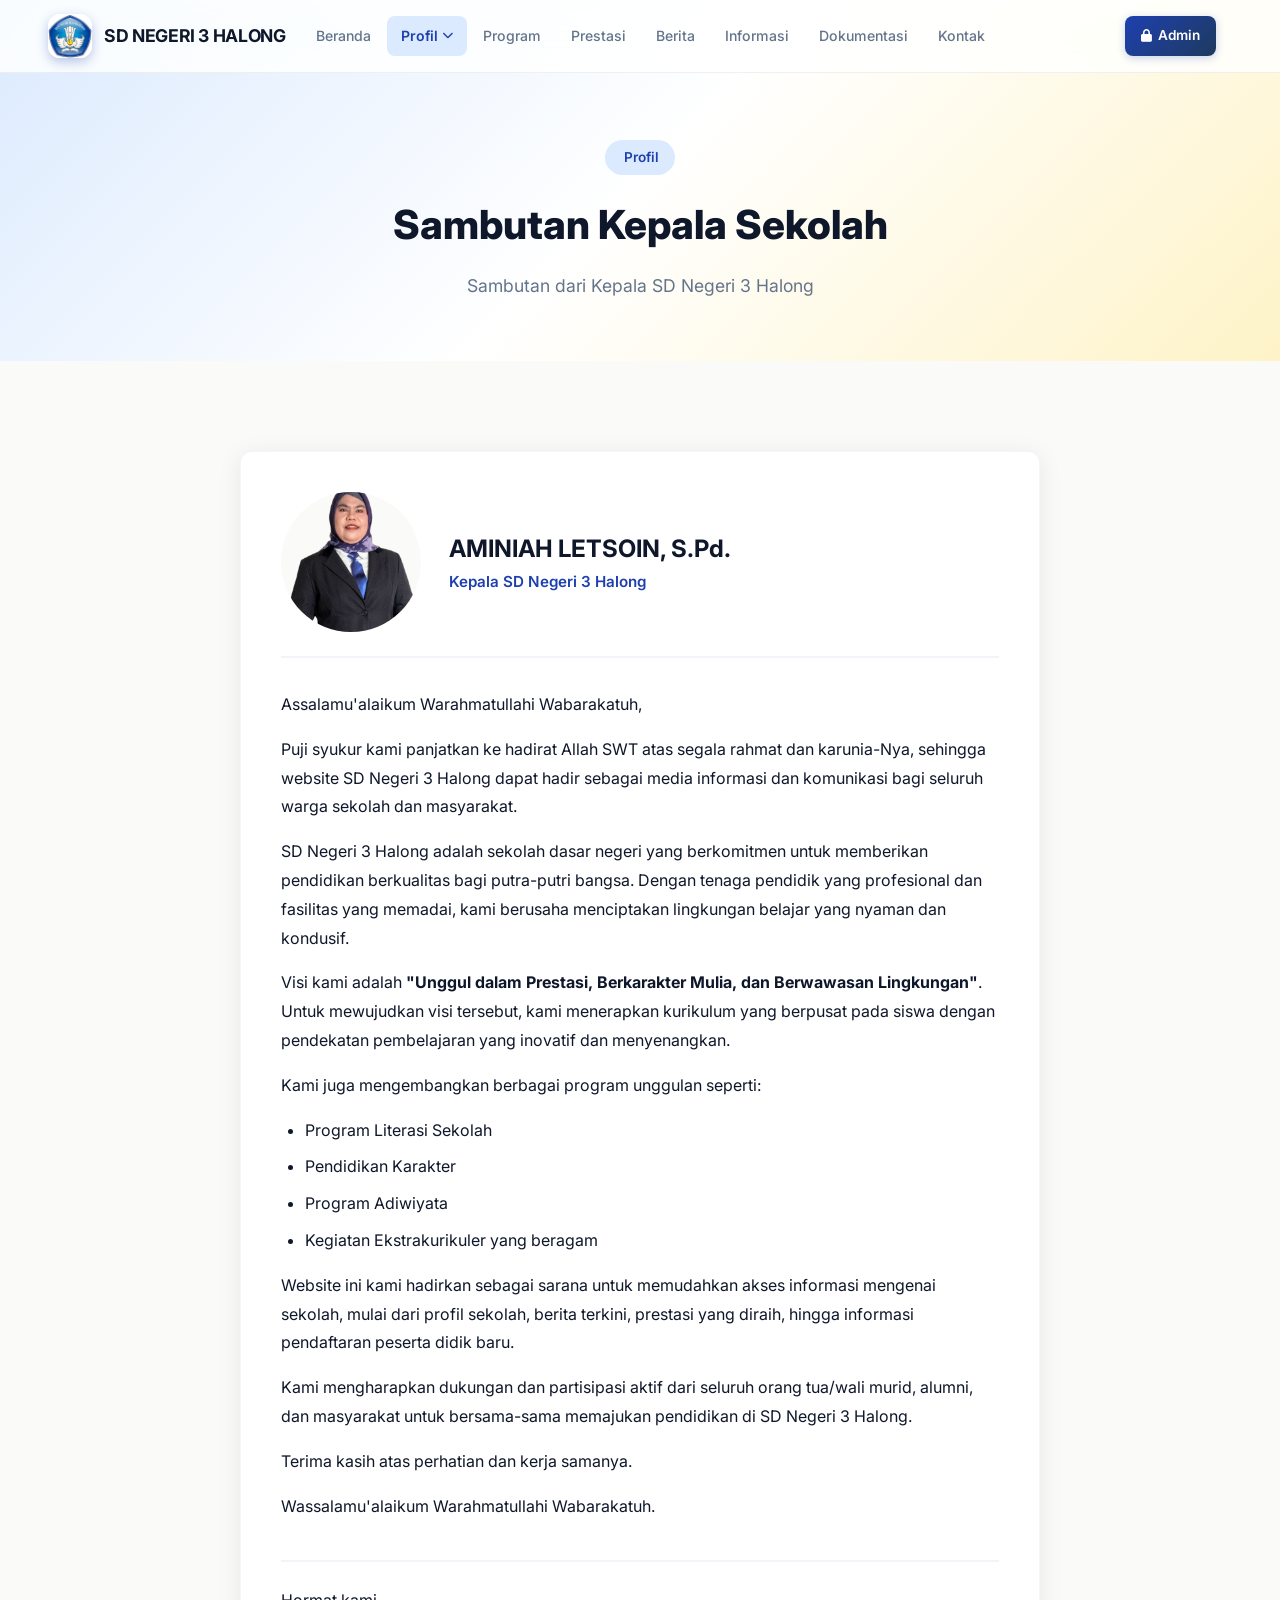
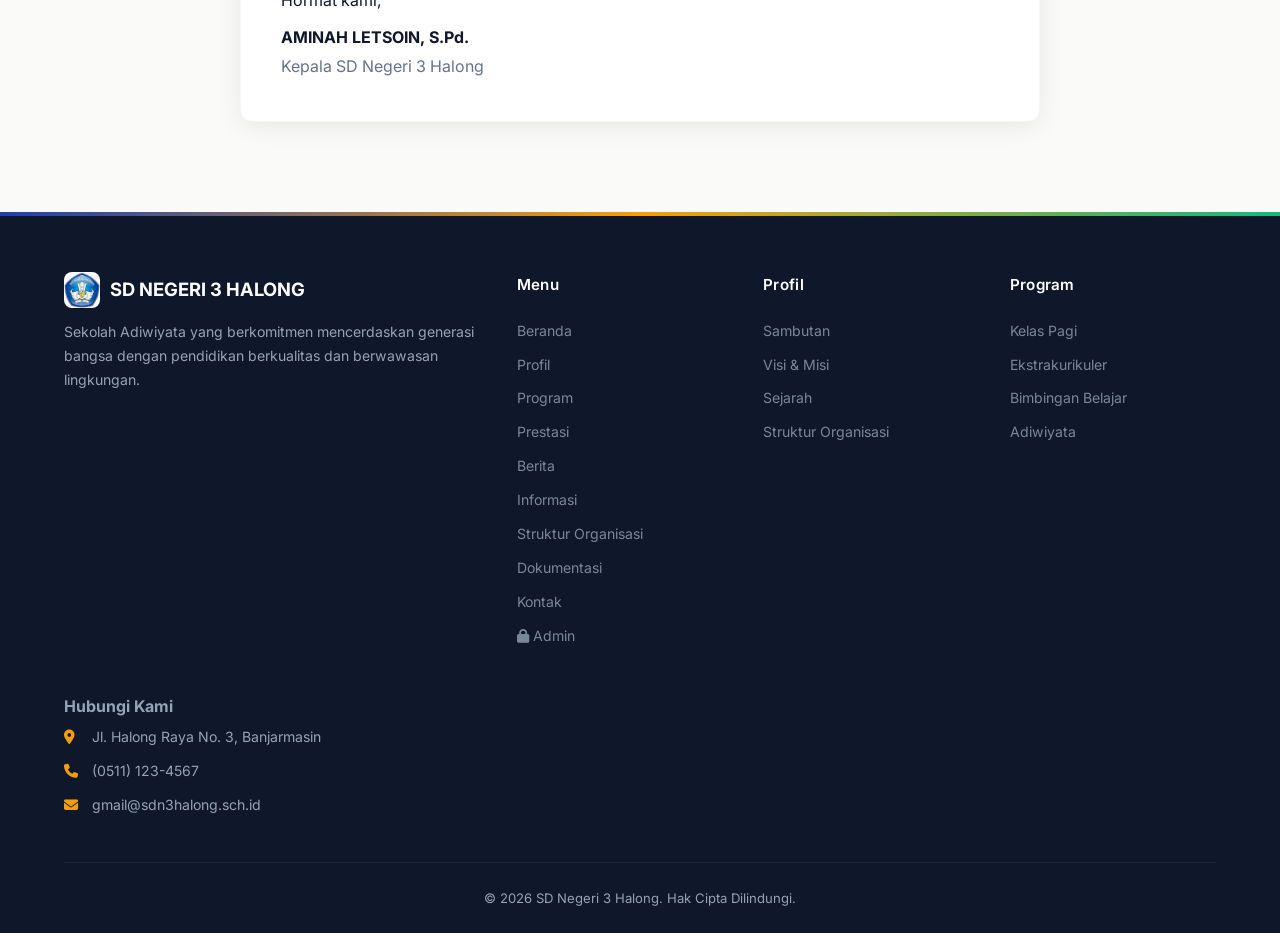
<file: sambutan.html>
<!DOCTYPE html>
<html lang="id">

<head>
  <meta charset="UTF-8">
  <meta name="viewport" content="width=device-width, initial-scale=1.0">
  <title>SD NEGERI 3 HALONG - Sambutan Kepala Sekolah</title>
  <link rel="stylesheet" href="styles.css">
  <link href="https://fonts.googleapis.com/css2?family=Inter:wght@400;500;600;700;800&display=swap" rel="stylesheet">
  <link rel="stylesheet" href="https://cdnjs.cloudflare.com/ajax/libs/font-awesome/6.5.0/css/all.min.css">
</head>

<body>
  <!-- NAVBAR -->
  <nav class="navbar">
    <div class="container navbar-content">
      <a href="index.html" class="nav-brand">
        <div class="nav-logo-icon">
          <img src="img/profil/logo.jpg" alt="SD NEGERI 3 HALONG">
        </div>
        <div>
          <h1>SD NEGERI 3 HALONG</h1>
        </div>
      </a>
      <button class="mobile-menu-btn" onclick="toggleMobileMenu()" aria-label="Menu">
        <i class="fas fa-bars"></i>
      </button>
      <ul class="nav-links" id="mobileMenu">
        <li><a href="index.html">Beranda</a></li>
        <li class="nav-item">
          <a href="sambutan.html" class="active">Profil <i class="fas fa-chevron-down dropdown-icon"></i></a>
          <div class="nav-dropdown">
            <a href="sambutan.html"><i class="fas fa-greeting"></i> Sambutan</a>
            <a href="visi-misi.html"><i class="fas fa-bullseye"></i> Visi & Misi</a>
            <a href="sejarah.html"><i class="fas fa-history"></i> Sejarah</a>
            <a href="guru.html"><i class="fas fa-sitemap"></i> Struktur Organisasi</a>
          </div>
        </li>
        <li><a href="program.html">Program</a></li>

        <li><a href="prestasi.html">Prestasi</a></li>
        <li><a href="berita.html">Berita</a></li>
        <li><a href="informasi.html">Informasi</a></li>
        <li><a href="galeri.html">Dokumentasi</a></li>
        <li><a href="kontak.html">Kontak</a></li>
      </ul>
      <a href="login.html" class="nav-login-link"><i class="fas fa-lock"></i> Admin</a>
    </div>
  </nav>

  <!-- HERO -->
  <section class="page-hero"
    style="padding: 140px 0 60px; text-align: center; background: linear-gradient(135deg, var(--primary-light) 0%, #fff 50%, #fef3c7 100%);">
    <div class="container">
      <span
        style="display: inline-block; background: var(--primary-light); color: var(--primary); padding: 6px 16px; border-radius: 20px; font-size: .85rem; font-weight: 600; margin-bottom: 16px;">
        <i class="fas fa-greeting"></i> Profil
      </span>
      <h1 style="font-size: 2.5rem; font-weight: 800; color: var(--text); margin-bottom: 12px;">Sambutan Kepala Sekolah
      </h1>
      <p style="font-size: 1.1rem; color: var(--text-light);">Sambutan dari Kepala SD Negeri 3 Halong</p>
    </div>
  </section>

  <!-- SAMBUTAN CONTENT -->
  <section class="section">
    <div class="container">
      <div class="card" style="max-width: 800px; margin: 0 auto; padding: 40px;">
        <div
          style="display: flex; align-items: center; gap: 28px; margin-bottom: 32px; padding-bottom: 24px; border-bottom: 2px solid #f1f5f9; flex-wrap: wrap;">
          <div class="sambutan-avatar">
            <img src="img/profil/foto.png" alt="Profil SD Negeri 3 Halong">
          </div>
          <div>
            <h2 style="font-size: 1.5rem; font-weight: 700; color: var(--text);">AMINIAH LETSOIN, S.Pd.</h2>
            <p style="color: var(--primary); font-weight: 600; font-size: .95rem;">Kepala SD Negeri 3 Halong</p>
          </div>
        </div>

        <div
          style="font-size: 1rem; line-height: 1.8; color: var(--text); display: flex; flex-direction: column; gap: 16px;">
          <p>Assalamu'alaikum Warahmatullahi Wabarakatuh,</p>

          <p>Puji syukur kami panjatkan ke hadirat Allah SWT atas segala rahmat dan karunia-Nya, sehingga website SD
            Negeri 3 Halong dapat hadir sebagai media informasi dan komunikasi bagi seluruh warga sekolah dan
            masyarakat.</p>

          <p>SD Negeri 3 Halong adalah sekolah dasar negeri yang berkomitmen untuk memberikan pendidikan berkualitas
            bagi putra-putri bangsa. Dengan tenaga pendidik yang profesional dan fasilitas yang memadai, kami berusaha
            menciptakan lingkungan belajar yang nyaman dan kondusif.</p>

          <p>Visi kami adalah <strong>"Unggul dalam Prestasi, Berkarakter Mulia, dan Berwawasan Lingkungan"</strong>.
            Untuk mewujudkan visi tersebut, kami menerapkan kurikulum yang berpusat pada siswa dengan pendekatan
            pembelajaran yang inovatif dan menyenangkan.</p>

          <p>Kami juga mengembangkan berbagai program unggulan seperti:</p>
          <ul style="padding-left: 24px; list-style: disc; display: flex; flex-direction: column; gap: 8px;">
            <li>Program Literasi Sekolah</li>
            <li>Pendidikan Karakter</li>
            <li>Program Adiwiyata</li>
            <li>Kegiatan Ekstrakurikuler yang beragam</li>
          </ul>

          <p>Website ini kami hadirkan sebagai sarana untuk memudahkan akses informasi mengenai sekolah, mulai dari
            profil sekolah, berita terkini, prestasi yang diraih, hingga informasi pendaftaran peserta didik baru.</p>

          <p>Kami mengharapkan dukungan dan partisipasi aktif dari seluruh orang tua/wali murid, alumni, dan masyarakat
            untuk bersama-sama memajukan pendidikan di SD Negeri 3 Halong.</p>

          <p>Terima kasih atas perhatian dan kerja samanya.</p>

          <p>Wassalamu'alaikum Warahmatullahi Wabarakatuh.</p>

          <div style="margin-top: 24px; padding-top: 24px; border-top: 2px solid #f1f5f9;">
            <p>Hormat kami,</p>
            <p style="margin-top: 8px;"><strong>AMINAH LETSOIN, S.Pd.</strong></p>
            <p style="color: var(--text-light);">Kepala SD Negeri 3 Halong</p>
          </div>
        </div>
      </div>
    </div>
  </section>

  <!-- FOOTER -->
  <footer class="footer">
    <div class="container">
      <div class="footer-grid">
        <div class="footer-brand">
          <div class="footer-logo">
            <img src="img/profil/logo.jpg" alt="SD NEGERI 3 HALONG">
            <span>SD NEGERI 3 HALONG</span>
          </div>
          <p>Sekolah Adiwiyata yang berkomitmen mencerdaskan generasi bangsa dengan pendidikan berkualitas dan
            berwawasan lingkungan.</p>
        </div>
        <div class="footer-links">
          <h4>Menu</h4>
          <ul>
            <li><a href="index.html">Beranda</a></li>
            <li><a href="sambutan.html">Profil</a></li>
            <li><a href="program.html">Program</a></li>

            <li><a href="prestasi.html">Prestasi</a></li>
            <li><a href="berita.html">Berita</a></li>
            <li><a href="informasi.html">Informasi</a></li>
            <li><a href="guru.html">Struktur Organisasi</a></li>
            <li><a href="galeri.html">Dokumentasi</a></li>
            <li><a href="kontak.html">Kontak</a></li>
            <li><a href="login.html"><i class="fas fa-lock"></i> Admin</a></li>
          </ul>
        </div>
        <div class="footer-links">
          <h4>Profil</h4>
          <ul>
            <li><a href="sambutan.html">Sambutan</a></li>
            <li><a href="visi-misi.html">Visi & Misi</a></li>
            <li><a href="sejarah.html">Sejarah</a></li>
            <li><a href="guru.html">Struktur Organisasi</a></li>
          </ul>
        </div>
        <div class="footer-links">
          <h4>Program</h4>
          <ul>
            <li><a href="program.html">Kelas Pagi</a></li>
            <li><a href="program.html">Ekstrakurikuler</a></li>
            <li><a href="program.html">Bimbingan Belajar</a></li>
            <li><a href="program.html">Adiwiyata</a></li>
          </ul>
        </div>
        <div class="footer-contact">
          <h4>Hubungi Kami</h4>
          <p><i class="fas fa-map-marker-alt"></i> Jl. Halong Raya No. 3, Banjarmasin</p>
          <p><i class="fas fa-phone"></i> (0511) 123-4567</p>
          <p><i class="fas fa-envelope"></i> gmail@sdn3halong.sch.id</p>
        </div>
      </div>
      <div class="footer-bottom">
        <p>&copy; 2026 SD Negeri 3 Halong. Hak Cipta Dilindungi.</p>
      </div>
    </div>
  </footer>

  <script src="script.js"></script>
</body>

</html>
</file>
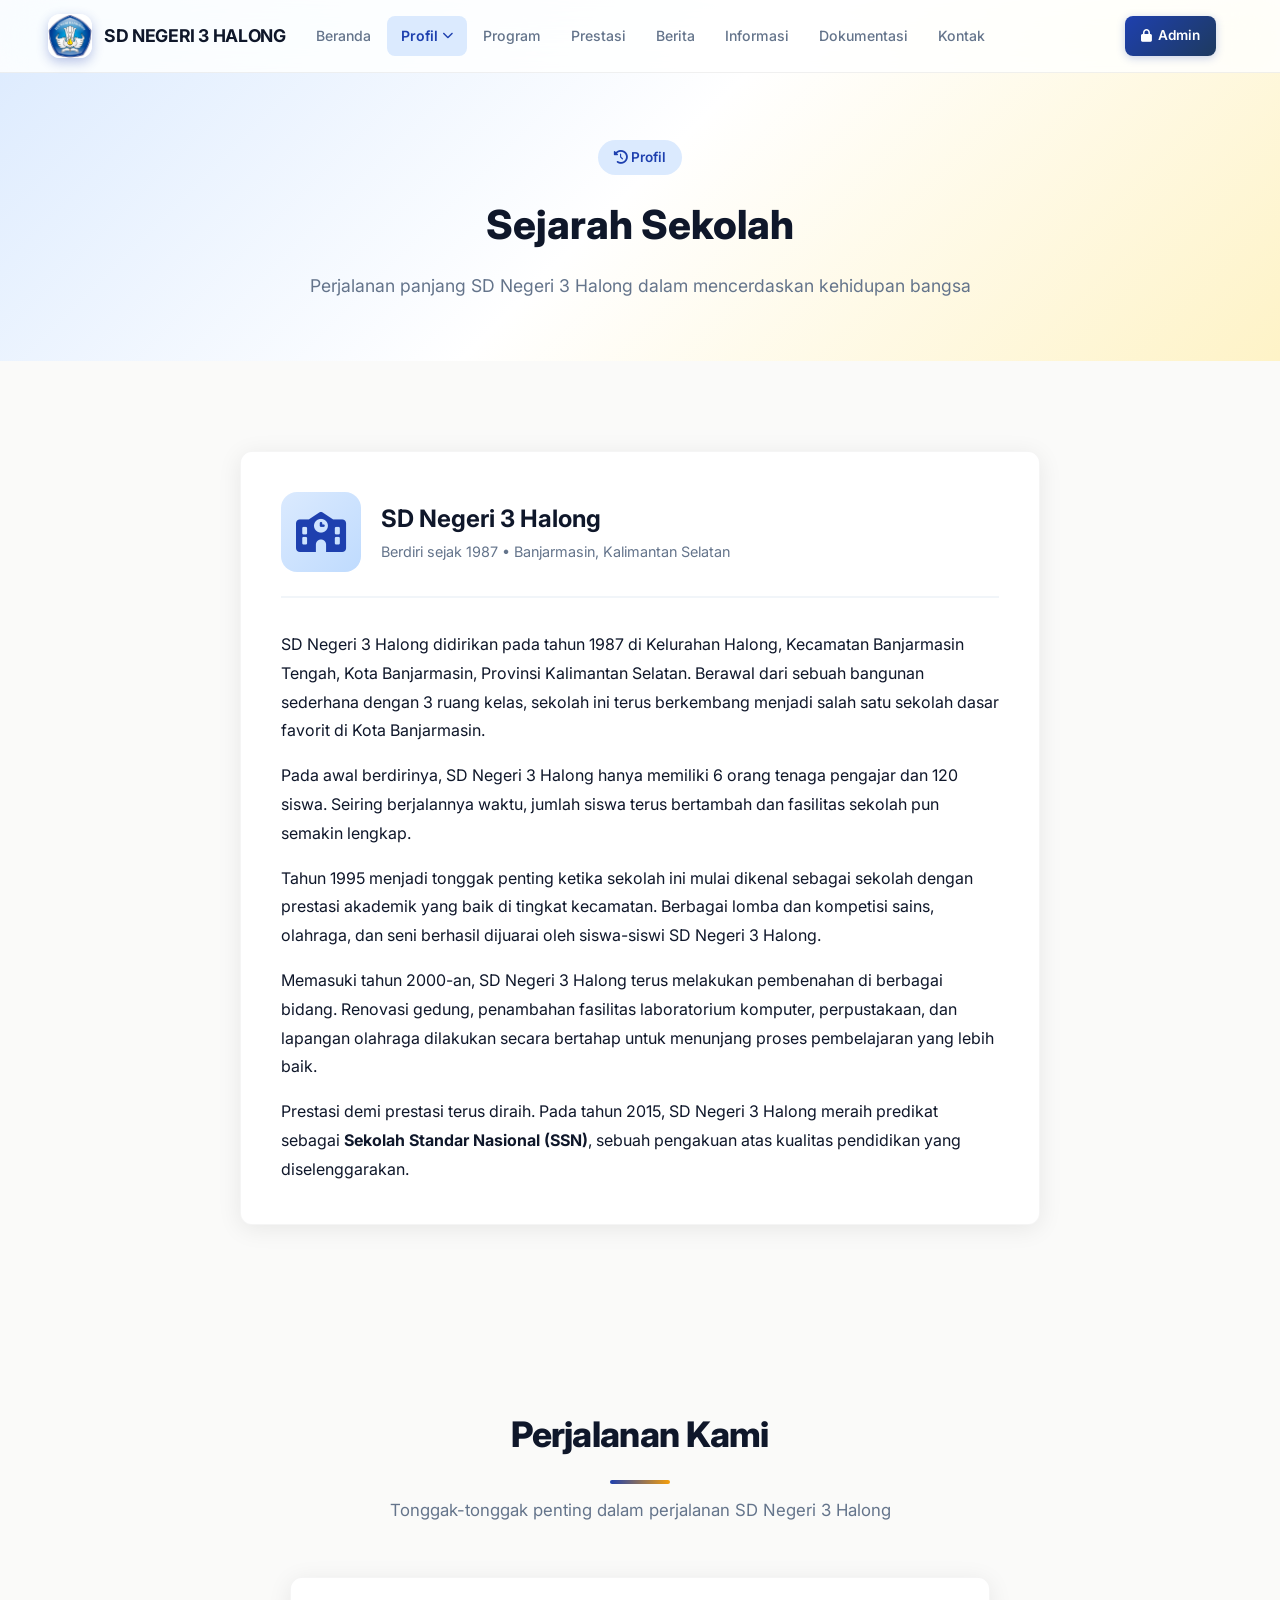
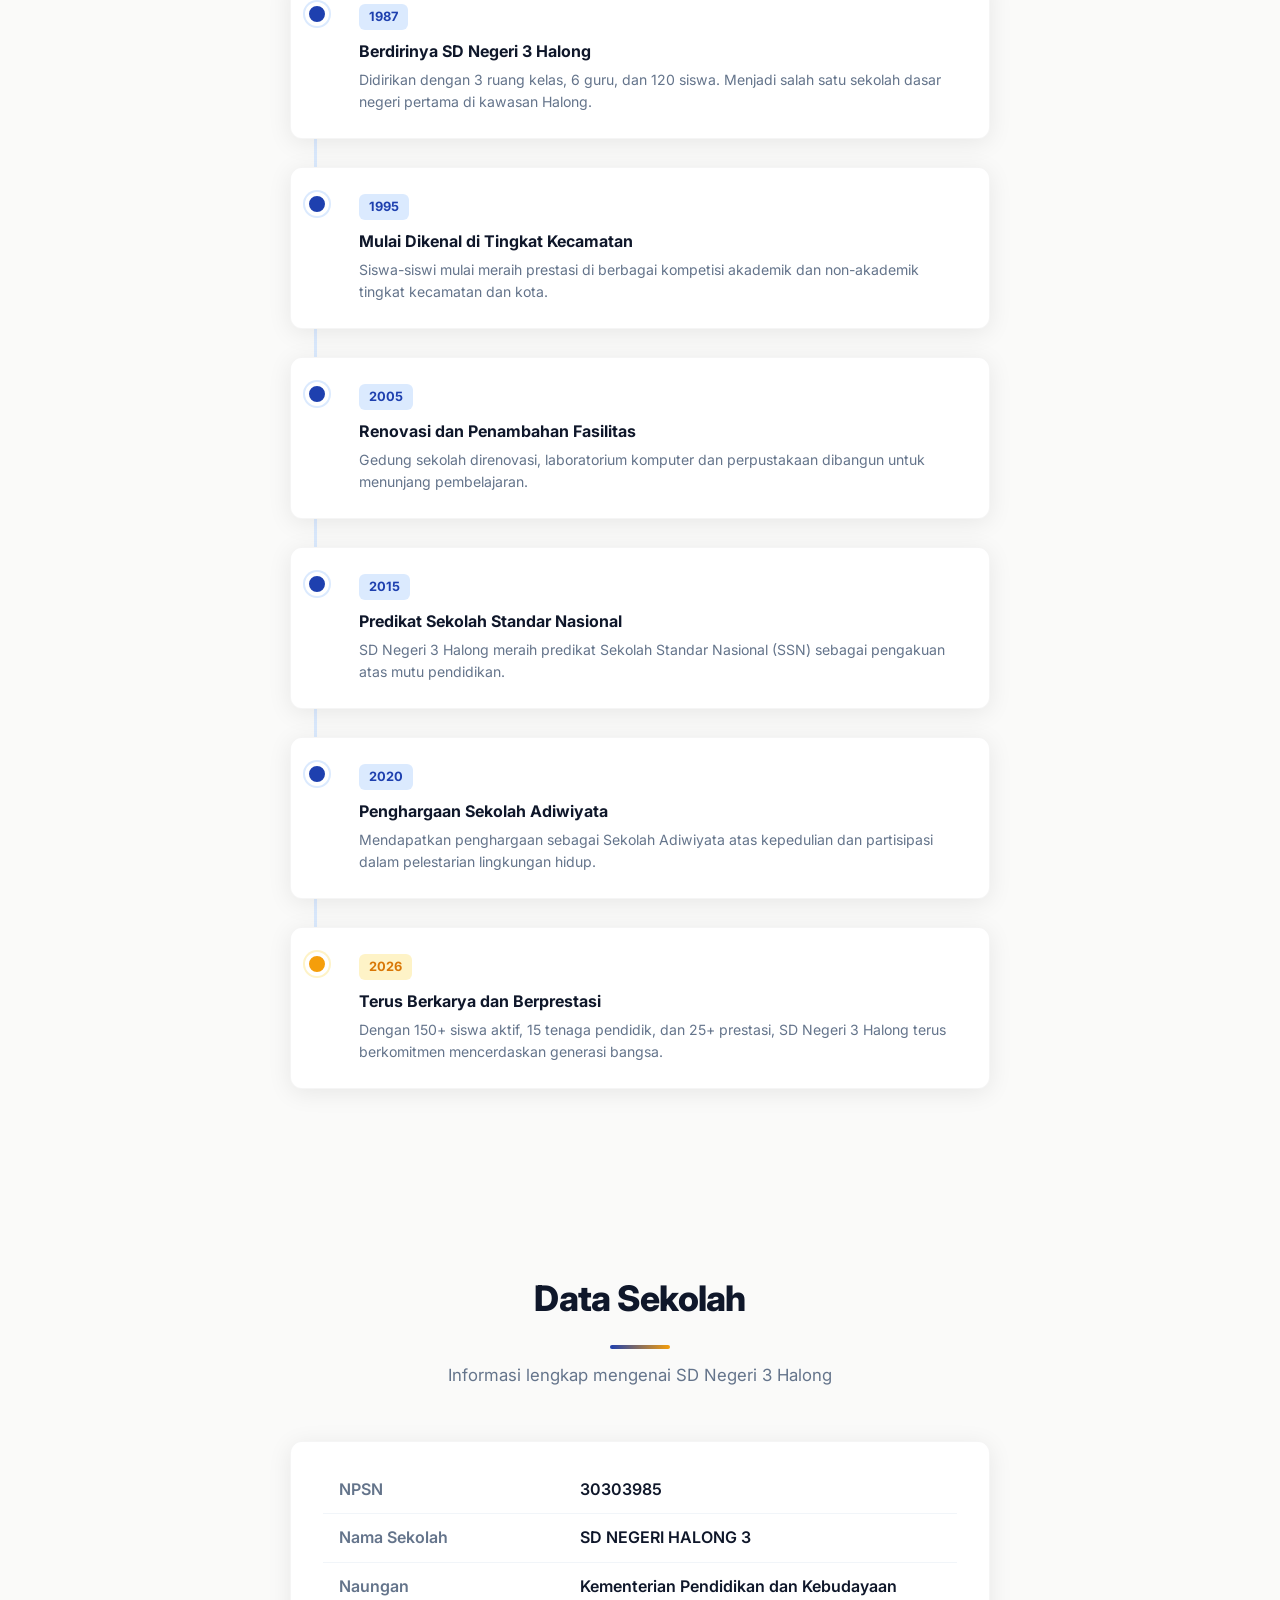
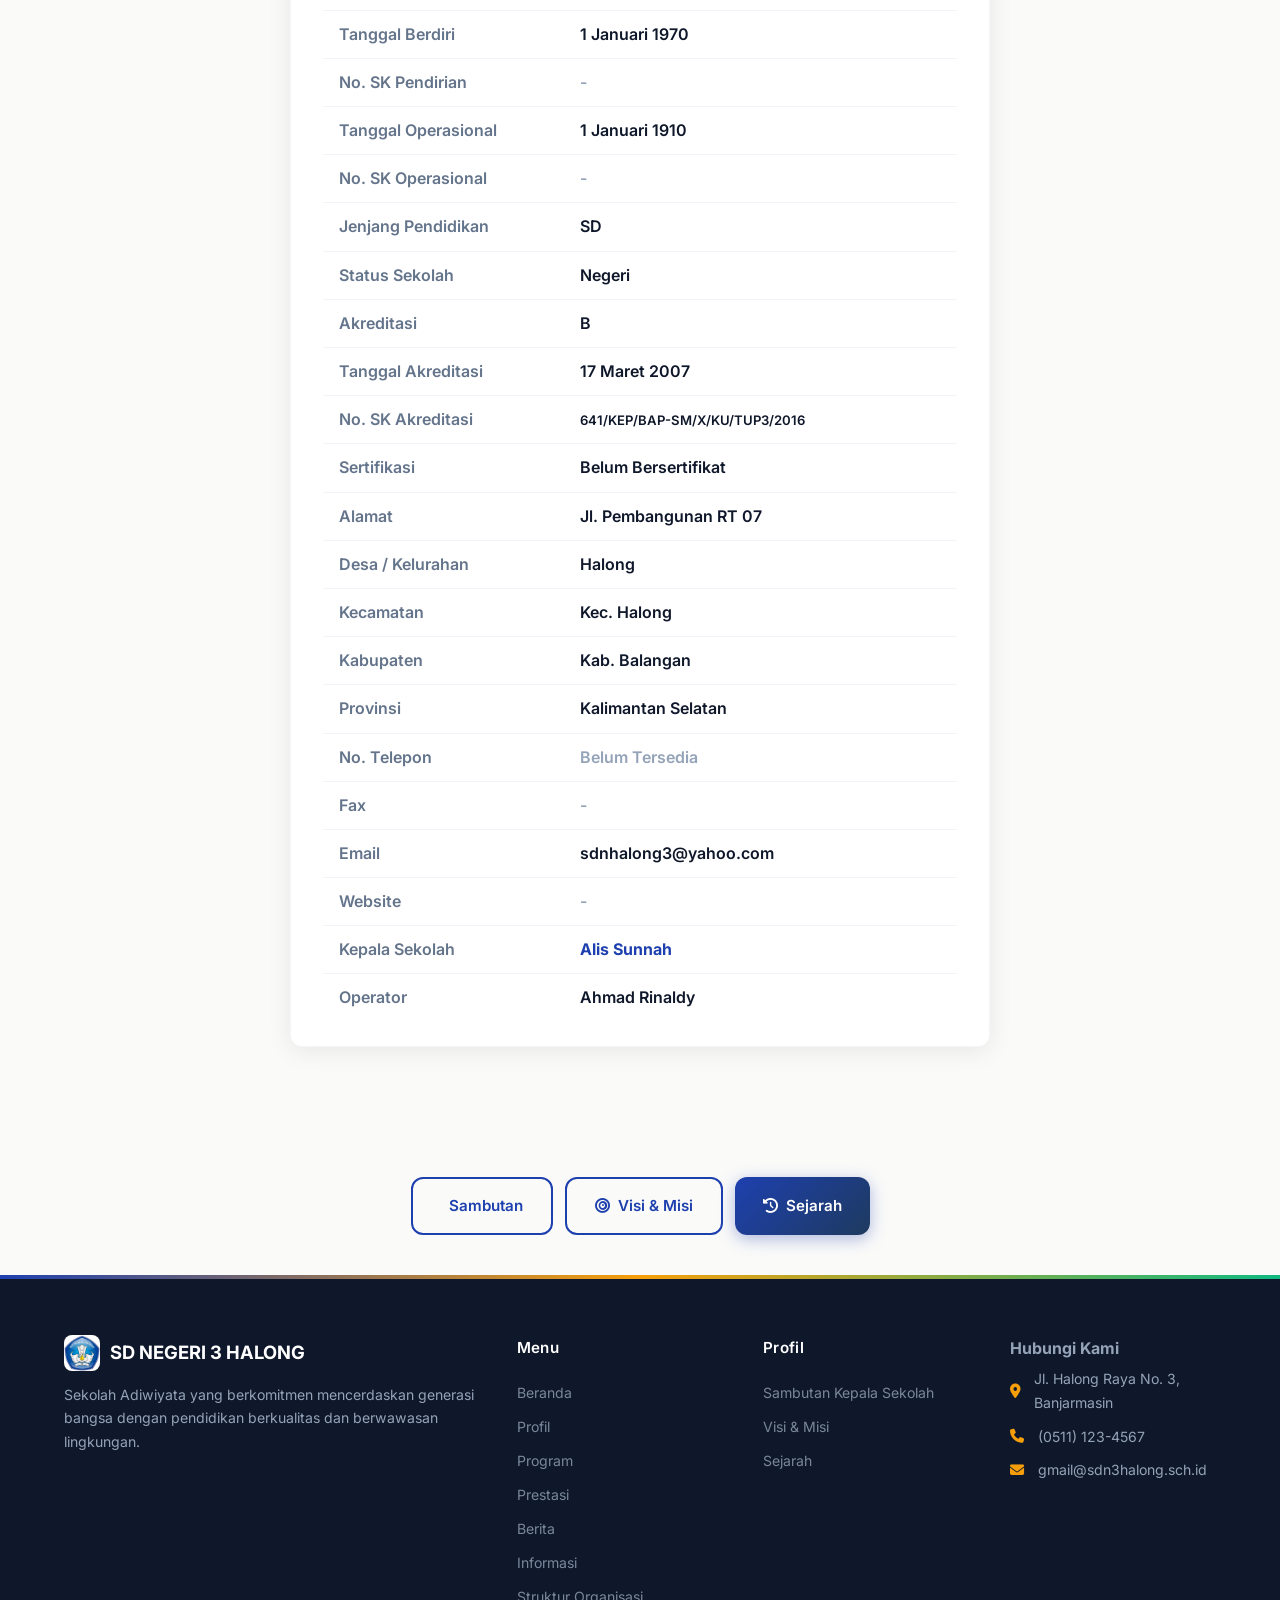
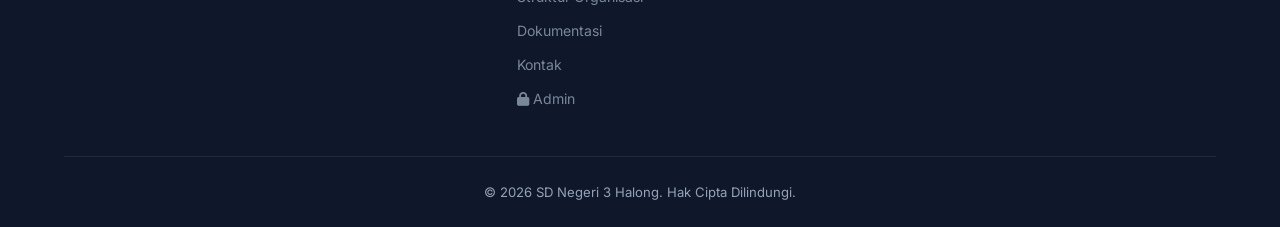
<file: sejarah.html>
<!DOCTYPE html>
<html lang="id">

<head>
  <meta charset="UTF-8">
  <meta name="viewport" content="width=device-width, initial-scale=1.0">
  <title>SD NEGERI 3 HALONG - Sejarah</title>
  <link rel="stylesheet" href="styles.css">
  <link href="https://fonts.googleapis.com/css2?family=Inter:wght@400;500;600;700;800&display=swap" rel="stylesheet">
  <link rel="stylesheet" href="https://cdnjs.cloudflare.com/ajax/libs/font-awesome/6.5.0/css/all.min.css">
</head>

<body>
  <!-- NAVBAR -->
  <nav class="navbar">
    <div class="container navbar-content">
      <a href="index.html" class="nav-brand">
        <div class="nav-logo-icon">
          <img src="img/profil/logo.jpg" alt="SD NEGERI 3 HALONG">
        </div>
        <div>
          <h1>SD NEGERI 3 HALONG</h1>
        </div>
      </a>
      <button class="mobile-menu-btn" onclick="toggleMobileMenu()" aria-label="Menu">
        <i class="fas fa-bars"></i>
      </button>
      <ul class="nav-links" id="mobileMenu">
        <li><a href="index.html">Beranda</a></li>
        <li class="nav-item">
          <a href="sambutan.html" class="active">Profil <i class="fas fa-chevron-down dropdown-icon"></i></a>
          <div class="nav-dropdown">
            <a href="sambutan.html"><i class="fas fa-greeting"></i> Sambutan</a>
            <a href="visi-misi.html"><i class="fas fa-bullseye"></i> Visi & Misi</a>
            <a href="sejarah.html"><i class="fas fa-history"></i> Sejarah</a>
            <a href="guru.html"><i class="fas fa-sitemap"></i> Struktur Organisasi</a>
          </div>
        </li>
        <li><a href="program.html">Program</a></li>

        <li><a href="prestasi.html">Prestasi</a></li>
        <li><a href="berita.html">Berita</a></li>
        <li><a href="informasi.html">Informasi</a></li>
        <li><a href="galeri.html">Dokumentasi</a></li>
        <li><a href="kontak.html">Kontak</a></li>
      </ul>
      <a href="login.html" class="nav-login-link"><i class="fas fa-lock"></i> Admin</a>
    </div>
  </nav>

  <!-- HERO -->
  <section class="page-hero"
    style="padding: 140px 0 60px; text-align: center; background: linear-gradient(135deg, var(--primary-light) 0%, #fff 50%, #fef3c7 100%);">
    <div class="container">
      <span
        style="display: inline-block; background: var(--primary-light); color: var(--primary); padding: 6px 16px; border-radius: 20px; font-size: .85rem; font-weight: 600; margin-bottom: 16px;">
        <i class="fas fa-history"></i> Profil
      </span>
      <h1 style="font-size: 2.5rem; font-weight: 800; color: var(--text); margin-bottom: 12px;">Sejarah Sekolah</h1>
      <p style="font-size: 1.1rem; color: var(--text-light);">Perjalanan panjang SD Negeri 3 Halong dalam mencerdaskan
        kehidupan bangsa</p>
    </div>
  </section>

  <!-- SEJARAH CONTENT -->
  <section class="section">
    <div class="container">
      <div class="card animate-on-scroll" style="max-width: 800px; margin: 0 auto; padding: 40px;">
        <div
          style="display: flex; align-items: center; gap: 20px; margin-bottom: 32px; padding-bottom: 24px; border-bottom: 2px solid #f1f5f9; flex-wrap: wrap;">
          <div
            style="width: 80px; height: 80px; border-radius: 16px; background: linear-gradient(135deg, var(--primary-light), #bfdbfe); display: flex; align-items: center; justify-content: center; font-size: 2.5rem; color: var(--primary); flex-shrink: 0;">
            <i class="fas fa-school"></i>
          </div>
          <div>
            <h2 style="font-size: 1.5rem; font-weight: 700; color: var(--text);">SD Negeri 3 Halong</h2>
            <p style="color: var(--text-light); font-size: .9rem;">Berdiri sejak 1987 • Banjarmasin, Kalimantan Selatan
            </p>
          </div>
        </div>

        <div
          style="font-size: 1rem; line-height: 1.8; color: var(--text); display: flex; flex-direction: column; gap: 16px;">
          <p>SD Negeri 3 Halong didirikan pada tahun 1987 di Kelurahan Halong, Kecamatan Banjarmasin Tengah, Kota
            Banjarmasin, Provinsi Kalimantan Selatan. Berawal dari sebuah bangunan sederhana dengan 3 ruang kelas,
            sekolah ini terus berkembang menjadi salah satu sekolah dasar favorit di Kota Banjarmasin.</p>

          <p>Pada awal berdirinya, SD Negeri 3 Halong hanya memiliki 6 orang tenaga pengajar dan 120 siswa. Seiring
            berjalannya waktu, jumlah siswa terus bertambah dan fasilitas sekolah pun semakin lengkap.</p>

          <p>Tahun 1995 menjadi tonggak penting ketika sekolah ini mulai dikenal sebagai sekolah dengan prestasi
            akademik yang baik di tingkat kecamatan. Berbagai lomba dan kompetisi sains, olahraga, dan seni berhasil
            dijuarai oleh siswa-siswi SD Negeri 3 Halong.</p>

          <p>Memasuki tahun 2000-an, SD Negeri 3 Halong terus melakukan pembenahan di berbagai bidang. Renovasi gedung,
            penambahan fasilitas laboratorium komputer, perpustakaan, dan lapangan olahraga dilakukan secara bertahap
            untuk menunjang proses pembelajaran yang lebih baik.</p>

          <p>Prestasi demi prestasi terus diraih. Pada tahun 2015, SD Negeri 3 Halong meraih predikat sebagai
            <strong>Sekolah Standar Nasional (SSN)</strong>, sebuah pengakuan atas kualitas pendidikan yang
            diselenggarakan.
          </p>
        </div>
      </div>
    </div>
  </section>

  <!-- TIMELINE -->
  <section class="section" style="background: var(--bg);">
    <div class="container">
      <div class="section-title animate-on-scroll">
        <h2>Perjalanan Kami</h2>
        <p>Tonggak-tonggak penting dalam perjalanan SD Negeri 3 Halong</p>
      </div>
      <div style="max-width: 700px; margin: 0 auto; position: relative;">
        <!-- Timeline line -->
        <div
          style="position: absolute; left: 24px; top: 0; bottom: 0; width: 3px; background: var(--primary-light); border-radius: 2px;">
        </div>

        <div style="display: flex; flex-direction: column; gap: 28px;">
          <div class="card animate-on-scroll" style="position: relative; padding: 24px 28px 24px 68px; margin-left: 0;">
            <div
              style="position: absolute; left: 14px; top: 24px; width: 24px; height: 24px; background: var(--primary); border-radius: 50%; border: 4px solid #fff; box-shadow: 0 0 0 2px var(--primary-light); z-index: 1;">
            </div>
            <span
              style="display: inline-block; background: var(--primary-light); color: var(--primary); padding: 2px 10px; border-radius: 6px; font-size: .8rem; font-weight: 700; margin-bottom: 8px;">1987</span>
            <h3 style="font-size: 1rem; font-weight: 700; margin-bottom: 4px;">Berdirinya SD Negeri 3 Halong</h3>
            <p style="font-size: .88rem; color: var(--text-light); line-height: 1.6;">Didirikan dengan 3 ruang kelas, 6
              guru, dan 120 siswa. Menjadi salah satu sekolah dasar negeri pertama di kawasan Halong.</p>
          </div>

          <div class="card animate-on-scroll" style="position: relative; padding: 24px 28px 24px 68px; margin-left: 0;">
            <div
              style="position: absolute; left: 14px; top: 24px; width: 24px; height: 24px; background: var(--primary); border-radius: 50%; border: 4px solid #fff; box-shadow: 0 0 0 2px var(--primary-light); z-index: 1;">
            </div>
            <span
              style="display: inline-block; background: var(--primary-light); color: var(--primary); padding: 2px 10px; border-radius: 6px; font-size: .8rem; font-weight: 700; margin-bottom: 8px;">1995</span>
            <h3 style="font-size: 1rem; font-weight: 700; margin-bottom: 4px;">Mulai Dikenal di Tingkat Kecamatan</h3>
            <p style="font-size: .88rem; color: var(--text-light); line-height: 1.6;">Siswa-siswi mulai meraih prestasi
              di berbagai kompetisi akademik dan non-akademik tingkat kecamatan dan kota.</p>
          </div>

          <div class="card animate-on-scroll" style="position: relative; padding: 24px 28px 24px 68px; margin-left: 0;">
            <div
              style="position: absolute; left: 14px; top: 24px; width: 24px; height: 24px; background: var(--primary); border-radius: 50%; border: 4px solid #fff; box-shadow: 0 0 0 2px var(--primary-light); z-index: 1;">
            </div>
            <span
              style="display: inline-block; background: var(--primary-light); color: var(--primary); padding: 2px 10px; border-radius: 6px; font-size: .8rem; font-weight: 700; margin-bottom: 8px;">2005</span>
            <h3 style="font-size: 1rem; font-weight: 700; margin-bottom: 4px;">Renovasi dan Penambahan Fasilitas</h3>
            <p style="font-size: .88rem; color: var(--text-light); line-height: 1.6;">Gedung sekolah direnovasi,
              laboratorium komputer dan perpustakaan dibangun untuk menunjang pembelajaran.</p>
          </div>

          <div class="card animate-on-scroll" style="position: relative; padding: 24px 28px 24px 68px; margin-left: 0;">
            <div
              style="position: absolute; left: 14px; top: 24px; width: 24px; height: 24px; background: var(--primary); border-radius: 50%; border: 4px solid #fff; box-shadow: 0 0 0 2px var(--primary-light); z-index: 1;">
            </div>
            <span
              style="display: inline-block; background: var(--primary-light); color: var(--primary); padding: 2px 10px; border-radius: 6px; font-size: .8rem; font-weight: 700; margin-bottom: 8px;">2015</span>
            <h3 style="font-size: 1rem; font-weight: 700; margin-bottom: 4px;">Predikat Sekolah Standar Nasional</h3>
            <p style="font-size: .88rem; color: var(--text-light); line-height: 1.6;">SD Negeri 3 Halong meraih predikat
              Sekolah Standar Nasional (SSN) sebagai pengakuan atas mutu pendidikan.</p>
          </div>

          <div class="card animate-on-scroll" style="position: relative; padding: 24px 28px 24px 68px; margin-left: 0;">
            <div
              style="position: absolute; left: 14px; top: 24px; width: 24px; height: 24px; background: var(--primary); border-radius: 50%; border: 4px solid #fff; box-shadow: 0 0 0 2px var(--primary-light); z-index: 1;">
            </div>
            <span
              style="display: inline-block; background: var(--primary-light); color: var(--primary); padding: 2px 10px; border-radius: 6px; font-size: .8rem; font-weight: 700; margin-bottom: 8px;">2020</span>
            <h3 style="font-size: 1rem; font-weight: 700; margin-bottom: 4px;">Penghargaan Sekolah Adiwiyata</h3>
            <p style="font-size: .88rem; color: var(--text-light); line-height: 1.6;">Mendapatkan penghargaan sebagai
              Sekolah Adiwiyata atas kepedulian dan partisipasi dalam pelestarian lingkungan hidup.</p>
          </div>

          <div class="card animate-on-scroll" style="position: relative; padding: 24px 28px 24px 68px; margin-left: 0;">
            <div
              style="position: absolute; left: 14px; top: 24px; width: 24px; height: 24px; background: #f59e0b; border-radius: 50%; border: 4px solid #fff; box-shadow: 0 0 0 2px #fef3c7; z-index: 1;">
            </div>
            <span
              style="display: inline-block; background: #fef3c7; color: #d97706; padding: 2px 10px; border-radius: 6px; font-size: .8rem; font-weight: 700; margin-bottom: 8px;">2026</span>
            <h3 style="font-size: 1rem; font-weight: 700; margin-bottom: 4px;">Terus Berkarya dan Berprestasi</h3>
            <p style="font-size: .88rem; color: var(--text-light); line-height: 1.6;">Dengan 150+ siswa aktif, 15 tenaga
              pendidik, dan 25+ prestasi, SD Negeri 3 Halong terus berkomitmen mencerdaskan generasi bangsa.</p>
          </div>
        </div>
      </div>
    </div>
  </section>

  <!-- DATA SEKOLAH -->
  <section class="section">
    <div class="container">
      <div class="section-title animate-on-scroll">
        <h2>Data Sekolah</h2>
        <p>Informasi lengkap mengenai SD Negeri 3 Halong</p>
      </div>
      <div style="max-width: 700px; margin: 0 auto;">
        <div class="card animate-on-scroll" style="padding: 24px 32px;">
          <table style="width: 100%; border-collapse: collapse;">
            <tr style="border-bottom: 1px solid #f1f5f9;">
              <td style="padding: 10px 16px; font-weight: 600; color: var(--text-light); width: 38%;">NPSN</td>
              <td style="padding: 10px 16px; font-weight: 600;">30303985</td>
            </tr>
            <tr style="border-bottom: 1px solid #f1f5f9;">
              <td style="padding: 10px 16px; font-weight: 600; color: var(--text-light);">Nama Sekolah</td>
              <td style="padding: 10px 16px; font-weight: 600;">SD NEGERI HALONG 3</td>
            </tr>
            <tr style="border-bottom: 1px solid #f1f5f9;">
              <td style="padding: 10px 16px; font-weight: 600; color: var(--text-light);">Naungan</td>
              <td style="padding: 10px 16px; font-weight: 600;">Kementerian Pendidikan dan Kebudayaan</td>
            </tr>
            <tr style="border-bottom: 1px solid #f1f5f9;">
              <td style="padding: 10px 16px; font-weight: 600; color: var(--text-light);">Tanggal Berdiri</td>
              <td style="padding: 10px 16px; font-weight: 600;">1 Januari 1970</td>
            </tr>
            <tr style="border-bottom: 1px solid #f1f5f9;">
              <td style="padding: 10px 16px; font-weight: 600; color: var(--text-light);">No. SK Pendirian</td>
              <td style="padding: 10px 16px; font-weight: 600; color: var(--text-lighter);">-</td>
            </tr>
            <tr style="border-bottom: 1px solid #f1f5f9;">
              <td style="padding: 10px 16px; font-weight: 600; color: var(--text-light);">Tanggal Operasional</td>
              <td style="padding: 10px 16px; font-weight: 600;">1 Januari 1910</td>
            </tr>
            <tr style="border-bottom: 1px solid #f1f5f9;">
              <td style="padding: 10px 16px; font-weight: 600; color: var(--text-light);">No. SK Operasional</td>
              <td style="padding: 10px 16px; font-weight: 600; color: var(--text-lighter);">-</td>
            </tr>
            <tr style="border-bottom: 1px solid #f1f5f9;">
              <td style="padding: 10px 16px; font-weight: 600; color: var(--text-light);">Jenjang Pendidikan</td>
              <td style="padding: 10px 16px; font-weight: 600;">SD</td>
            </tr>
            <tr style="border-bottom: 1px solid #f1f5f9;">
              <td style="padding: 10px 16px; font-weight: 600; color: var(--text-light);">Status Sekolah</td>
              <td style="padding: 10px 16px; font-weight: 600;">Negeri</td>
            </tr>
            <tr style="border-bottom: 1px solid #f1f5f9;">
              <td style="padding: 10px 16px; font-weight: 600; color: var(--text-light);">Akreditasi</td>
              <td style="padding: 10px 16px; font-weight: 600;">B</td>
            </tr>
            <tr style="border-bottom: 1px solid #f1f5f9;">
              <td style="padding: 10px 16px; font-weight: 600; color: var(--text-light);">Tanggal Akreditasi</td>
              <td style="padding: 10px 16px; font-weight: 600;">17 Maret 2007</td>
            </tr>
            <tr style="border-bottom: 1px solid #f1f5f9;">
              <td style="padding: 10px 16px; font-weight: 600; color: var(--text-light);">No. SK Akreditasi</td>
              <td style="padding: 10px 16px; font-size: .82rem; font-weight: 600;">641/KEP/BAP-SM/X/KU/TUP3/2016</td>
            </tr>
            <tr style="border-bottom: 1px solid #f1f5f9;">
              <td style="padding: 10px 16px; font-weight: 600; color: var(--text-light);">Sertifikasi</td>
              <td style="padding: 10px 16px; font-weight: 600;">Belum Bersertifikat</td>
            </tr>
            <tr style="border-bottom: 1px solid #f1f5f9;">
              <td style="padding: 10px 16px; font-weight: 600; color: var(--text-light);">Alamat</td>
              <td style="padding: 10px 16px; font-weight: 600;">Jl. Pembangunan RT 07</td>
            </tr>
            <tr style="border-bottom: 1px solid #f1f5f9;">
              <td style="padding: 10px 16px; font-weight: 600; color: var(--text-light);">Desa / Kelurahan</td>
              <td style="padding: 10px 16px; font-weight: 600;">Halong</td>
            </tr>
            <tr style="border-bottom: 1px solid #f1f5f9;">
              <td style="padding: 10px 16px; font-weight: 600; color: var(--text-light);">Kecamatan</td>
              <td style="padding: 10px 16px; font-weight: 600;">Kec. Halong</td>
            </tr>
            <tr style="border-bottom: 1px solid #f1f5f9;">
              <td style="padding: 10px 16px; font-weight: 600; color: var(--text-light);">Kabupaten</td>
              <td style="padding: 10px 16px; font-weight: 600;">Kab. Balangan</td>
            </tr>
            <tr style="border-bottom: 1px solid #f1f5f9;">
              <td style="padding: 10px 16px; font-weight: 600; color: var(--text-light);">Provinsi</td>
              <td style="padding: 10px 16px; font-weight: 600;">Kalimantan Selatan</td>
            </tr>
            <tr style="border-bottom: 1px solid #f1f5f9;">
              <td style="padding: 10px 16px; font-weight: 600; color: var(--text-light);">No. Telepon</td>
              <td style="padding: 10px 16px; font-weight: 600; color: var(--text-lighter);">Belum Tersedia</td>
            </tr>
            <tr style="border-bottom: 1px solid #f1f5f9;">
              <td style="padding: 10px 16px; font-weight: 600; color: var(--text-light);">Fax</td>
              <td style="padding: 10px 16px; font-weight: 600; color: var(--text-lighter);">-</td>
            </tr>
            <tr style="border-bottom: 1px solid #f1f5f9;">
              <td style="padding: 10px 16px; font-weight: 600; color: var(--text-light);">Email</td>
              <td style="padding: 10px 16px; font-weight: 600;">sdnhalong3@yahoo.com</td>
            </tr>
            <tr style="border-bottom: 1px solid #f1f5f9;">
              <td style="padding: 10px 16px; font-weight: 600; color: var(--text-light);">Website</td>
              <td style="padding: 10px 16px; font-weight: 600; color: var(--text-lighter);">-</td>
            </tr>
            <tr style="border-bottom: 1px solid #f1f5f9;">
              <td style="padding: 10px 16px; font-weight: 600; color: var(--text-light);">Kepala Sekolah</td>
              <td style="padding: 10px 16px; font-weight: 700; color: var(--primary);">Alis Sunnah</td>
            </tr>
            <tr>
              <td style="padding: 10px 16px; font-weight: 600; color: var(--text-light);">Operator</td>
              <td style="padding: 10px 16px; font-weight: 600;">Ahmad Rinaldy</td>
            </tr>
          </table>
        </div>
      </div>
    </div>
  </section>

  <!-- NAVIGASI HALAMAN PROFIL -->
  <section class="section" style="background: var(--bg); padding: 40px 0;">
    <div class="container">
      <div style="display: flex; justify-content: center; gap: 12px; flex-wrap: wrap;">
        <a href="sambutan.html" class="btn btn-outline"><i class="fas fa-greeting"></i> Sambutan</a>
        <a href="visi-misi.html" class="btn btn-outline"><i class="fas fa-bullseye"></i> Visi & Misi</a>
        <a href="sejarah.html" class="btn btn-primary"><i class="fas fa-history"></i> Sejarah</a>
      </div>
    </div>
  </section>

  <!-- FOOTER -->
  <footer class="footer">
    <div class="container">
      <div class="footer-grid">
        <div class="footer-brand">
          <div class="footer-logo">
            <img src="img/profil/logo.jpg" alt="SD NEGERI 3 HALONG">
            <span>SD NEGERI 3 HALONG</span>
          </div>
          <p>Sekolah Adiwiyata yang berkomitmen mencerdaskan generasi bangsa dengan pendidikan berkualitas dan
            berwawasan lingkungan.</p>
        </div>
        <div class="footer-links">
          <h4>Menu</h4>
          <ul>
            <li><a href="index.html">Beranda</a></li>
            <li><a href="sambutan.html">Profil</a></li>
            <li><a href="program.html">Program</a></li>

            <li><a href="prestasi.html">Prestasi</a></li>
            <li><a href="berita.html">Berita</a></li>
            <li><a href="informasi.html">Informasi</a></li>
            <li><a href="guru.html">Struktur Organisasi</a></li>
            <li><a href="galeri.html">Dokumentasi</a></li>
            <li><a href="kontak.html">Kontak</a></li>
            <li><a href="login.html"><i class="fas fa-lock"></i> Admin</a></li>
          </ul>
        </div>
        <div class="footer-links">
          <h4>Profil</h4>
          <ul>
            <li><a href="sambutan.html">Sambutan Kepala Sekolah</a></li>
            <li><a href="visi-misi.html">Visi & Misi</a></li>
            <li><a href="sejarah.html">Sejarah</a></li>
          </ul>
        </div>
        <div class="footer-contact">
          <h4>Hubungi Kami</h4>
          <p><i class="fas fa-map-marker-alt"></i> Jl. Halong Raya No. 3, Banjarmasin</p>
          <p><i class="fas fa-phone"></i> (0511) 123-4567</p>
          <p><i class="fas fa-envelope"></i> gmail@sdn3halong.sch.id</p>
        </div>
      </div>
      <div class="footer-bottom">
        <p>&copy; 2026 SD Negeri 3 Halong. Hak Cipta Dilindungi.</p>
      </div>
    </div>
  </footer>

  <script src="script.js"></script>
</body>

</html>
</file>
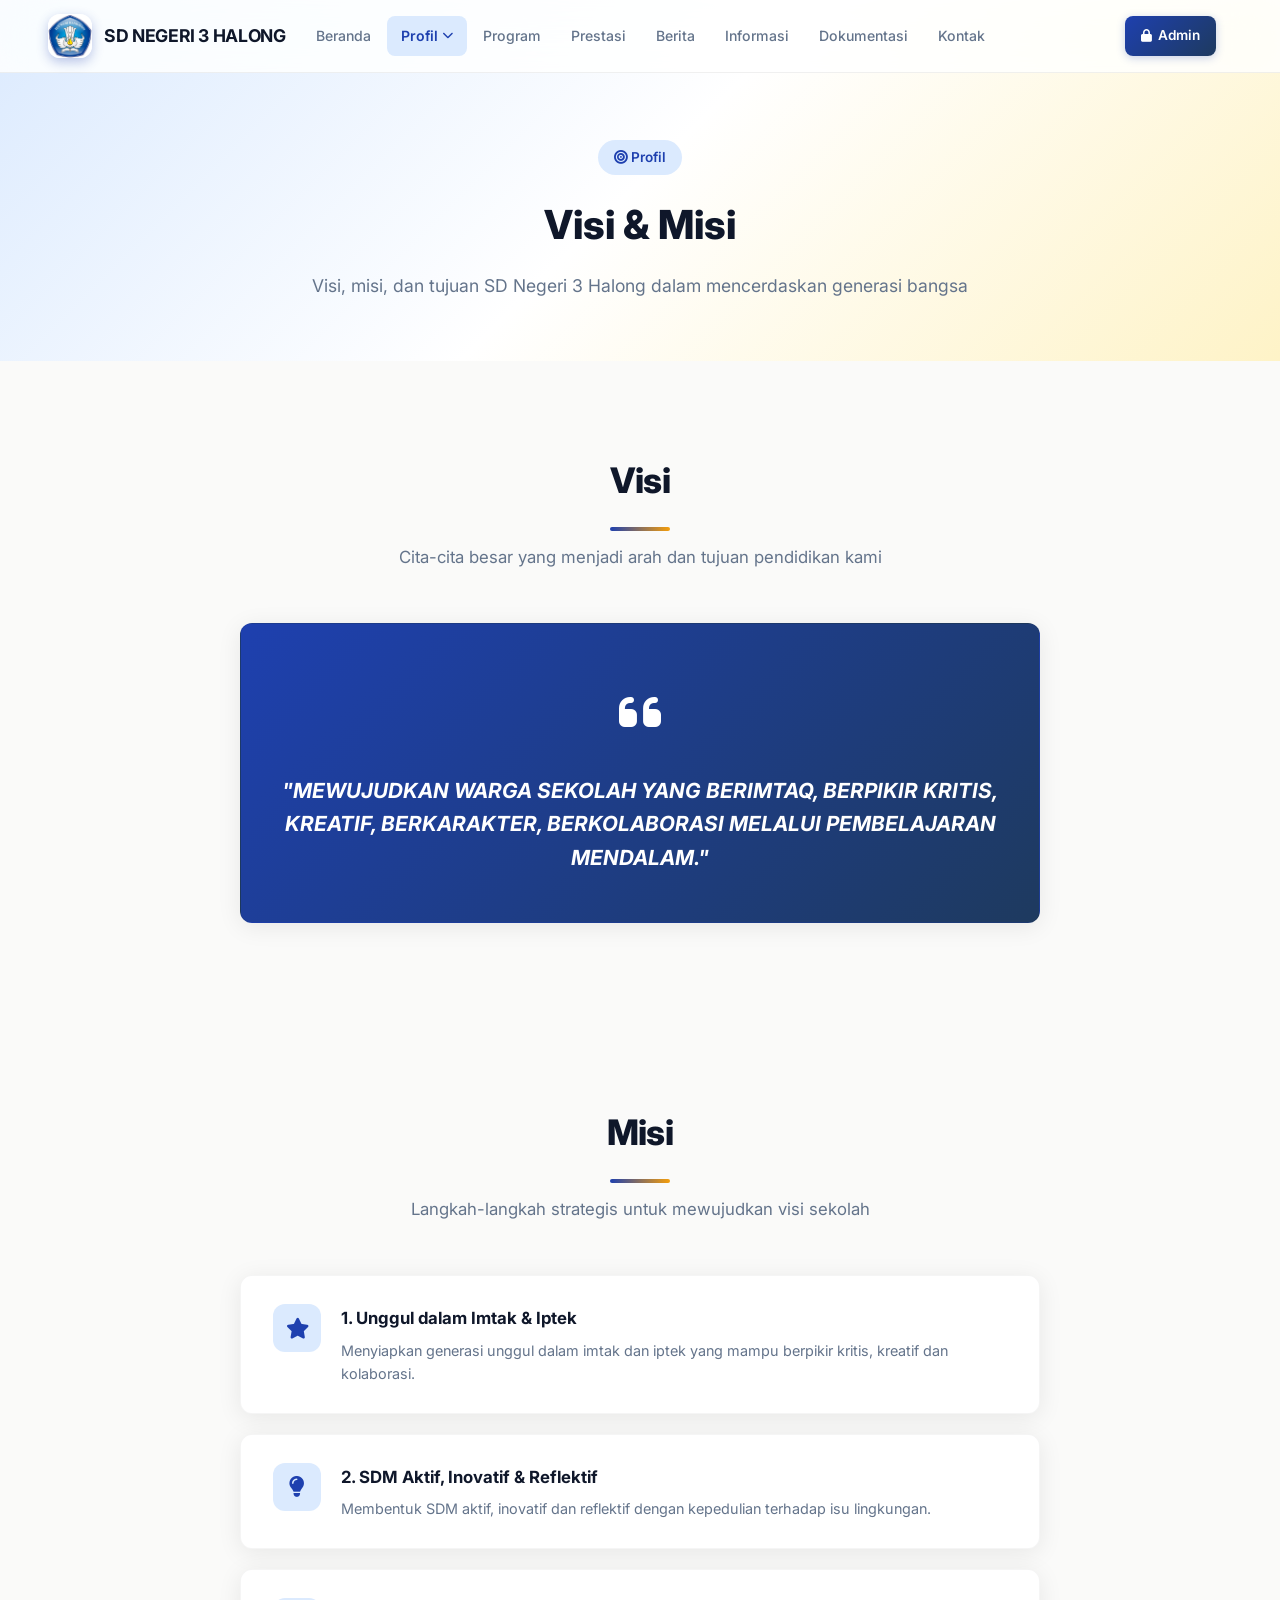
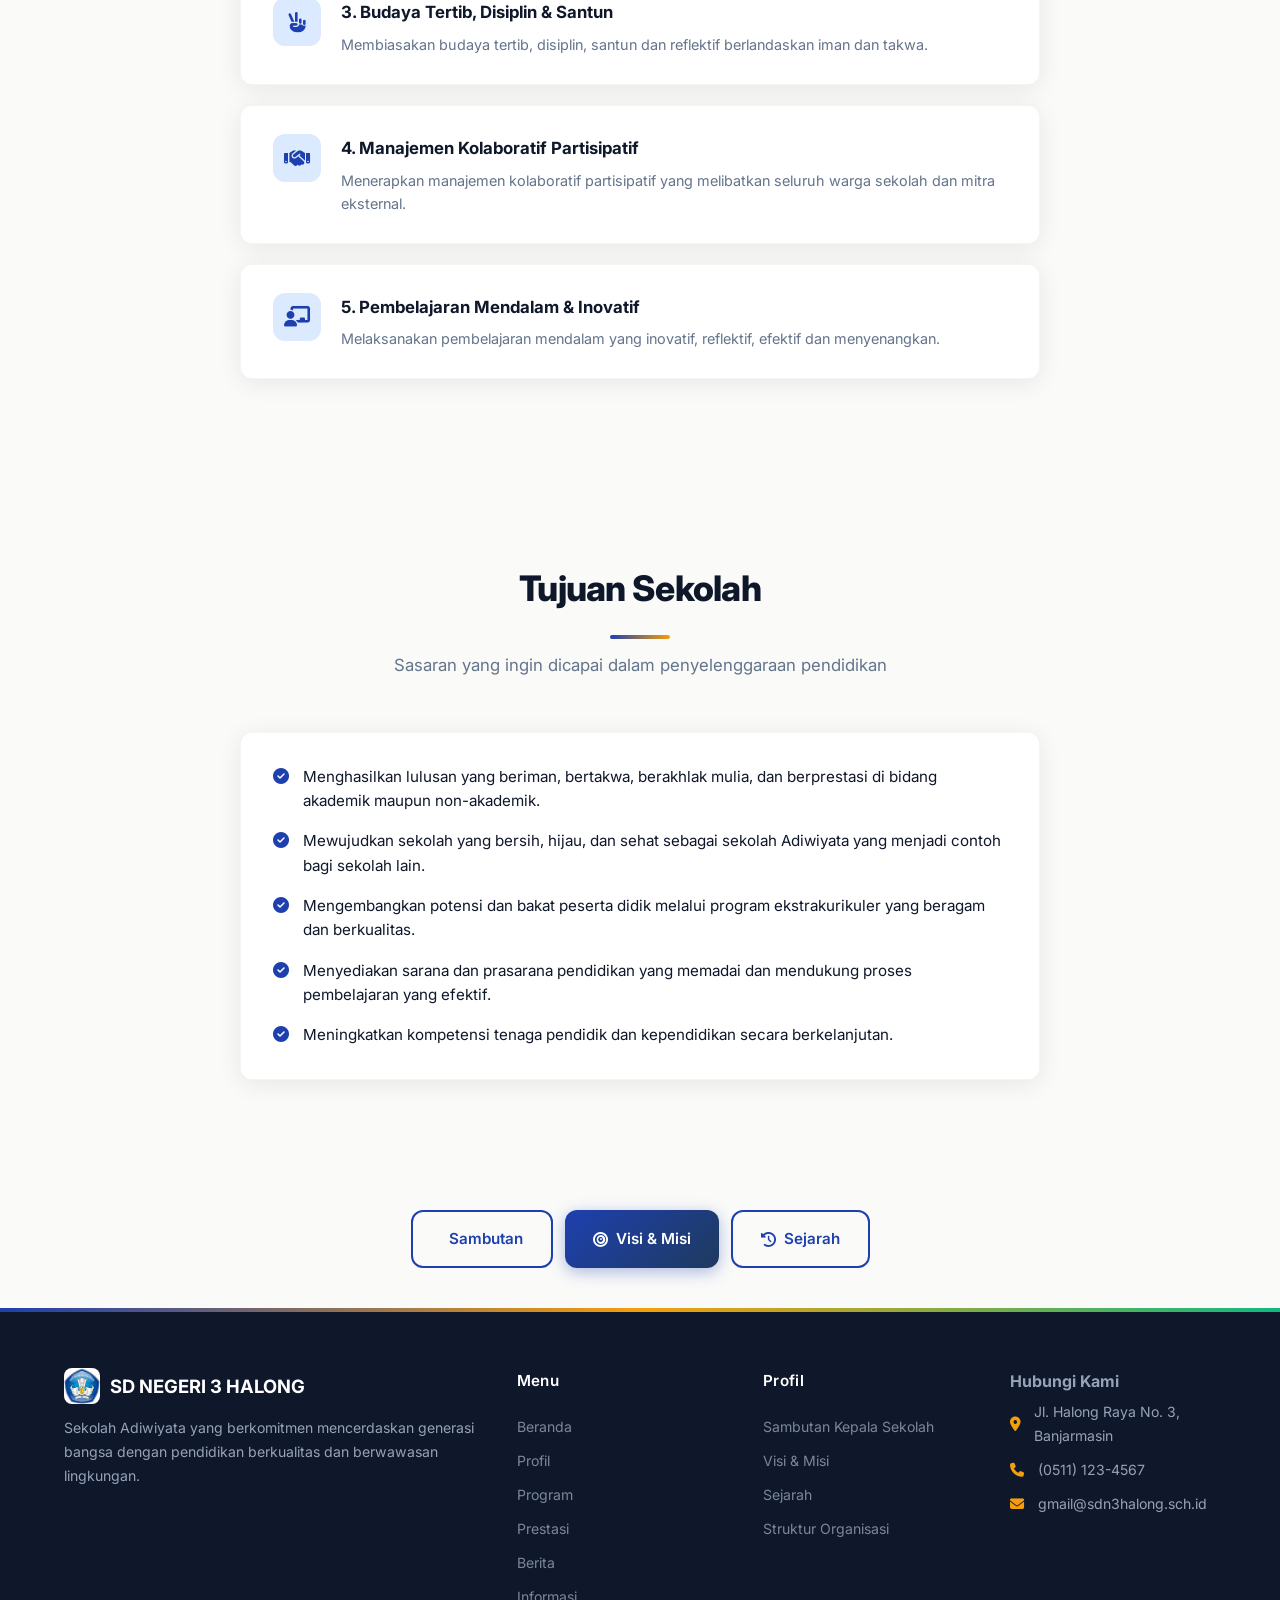
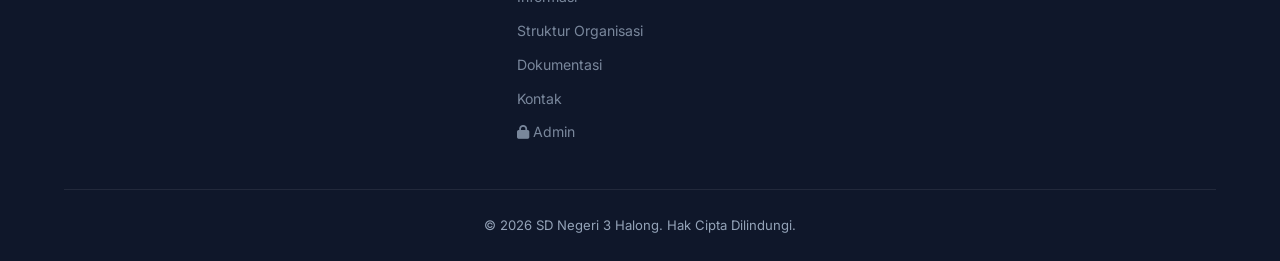
<file: visi-misi.html>
<!DOCTYPE html>
<html lang="id">

<head>
  <meta charset="UTF-8">
  <meta name="viewport" content="width=device-width, initial-scale=1.0">
  <title>SD NEGERI 3 HALONG - Visi & Misi</title>
  <link rel="stylesheet" href="styles.css">
  <link href="https://fonts.googleapis.com/css2?family=Inter:wght@400;500;600;700;800&display=swap" rel="stylesheet">
  <link rel="stylesheet" href="https://cdnjs.cloudflare.com/ajax/libs/font-awesome/6.5.0/css/all.min.css">
</head>

<body>
  <!-- NAVBAR -->
  <nav class="navbar">
    <div class="container navbar-content">
      <a href="index.html" class="nav-brand">
        <div class="nav-logo-icon">
          <img src="img/profil/logo.jpg" alt="SD NEGERI 3 HALONG">
        </div>
        <div>
          <h1>SD NEGERI 3 HALONG</h1>
        </div>
      </a>
      <button class="mobile-menu-btn" onclick="toggleMobileMenu()" aria-label="Menu">
        <i class="fas fa-bars"></i>
      </button>
      <ul class="nav-links" id="mobileMenu">
        <li><a href="index.html">Beranda</a></li>
        <li class="nav-item">
          <a href="sambutan.html" class="active">Profil <i class="fas fa-chevron-down dropdown-icon"></i></a>
          <div class="nav-dropdown">
            <a href="sambutan.html"><i class="fas fa-greeting"></i> Sambutan</a>
            <a href="visi-misi.html"><i class="fas fa-bullseye"></i> Visi & Misi</a>
            <a href="sejarah.html"><i class="fas fa-history"></i> Sejarah</a>
            <a href="guru.html"><i class="fas fa-sitemap"></i> Struktur Organisasi</a>
          </div>
        </li>
        <li><a href="program.html">Program</a></li>

        <li><a href="prestasi.html">Prestasi</a></li>
        <li><a href="berita.html">Berita</a></li>
        <li><a href="informasi.html">Informasi</a></li>
        <li><a href="galeri.html">Dokumentasi</a></li>
        <li><a href="kontak.html">Kontak</a></li>
      </ul>
      <a href="login.html" class="nav-login-link"><i class="fas fa-lock"></i> Admin</a>
    </div>
  </nav>

  <!-- HERO -->
  <section class="page-hero"
    style="padding: 140px 0 60px; text-align: center; background: linear-gradient(135deg, var(--primary-light) 0%, #fff 50%, #fef3c7 100%);">
    <div class="container">
      <span
        style="display: inline-block; background: var(--primary-light); color: var(--primary); padding: 6px 16px; border-radius: 20px; font-size: .85rem; font-weight: 600; margin-bottom: 16px;">
        <i class="fas fa-bullseye"></i> Profil
      </span>
      <h1 style="font-size: 2.5rem; font-weight: 800; color: var(--text); margin-bottom: 12px;">Visi & Misi</h1>
      <p style="font-size: 1.1rem; color: var(--text-light);">Visi, misi, dan tujuan SD Negeri 3 Halong dalam
        mencerdaskan generasi bangsa</p>
    </div>
  </section>

  <!-- VISI -->
  <section class="section">
    <div class="container">
      <div class="section-title animate-on-scroll">
        <h2>Visi</h2>
        <p>Cita-cita besar yang menjadi arah dan tujuan pendidikan kami</p>
      </div>
      <div class="card animate-on-scroll"
        style="max-width: 800px; margin: 0 auto; padding: 48px 40px; text-align: center; background: linear-gradient(135deg, var(--primary), var(--primary-dark)); color: #fff;">
        <div style="font-size: 3rem; margin-bottom: 20px;">
          <i class="fas fa-quote-left"></i>
        </div>
        <p style="font-size: 1.3rem; font-weight: 700; line-height: 1.6; font-style: italic;">
          "MEWUJUDKAN WARGA SEKOLAH YANG BERIMTAQ, BERPIKIR KRITIS, KREATIF, BERKARAKTER, BERKOLABORASI MELALUI
          PEMBELAJARAN MENDALAM."
        </p>
      </div>
    </div>
  </section>

  <!-- MISI -->
  <section class="section" style="background: var(--bg);">
    <div class="container">
      <div class="section-title animate-on-scroll">
        <h2>Misi</h2>
        <p>Langkah-langkah strategis untuk mewujudkan visi sekolah</p>
      </div>
      <div style="max-width: 800px; margin: 0 auto; display: flex; flex-direction: column; gap: 20px;">
        <div class="card animate-on-scroll"
          style="display: flex; align-items: flex-start; gap: 20px; padding: 28px 32px;">
          <div
            style="width: 48px; height: 48px; background: var(--primary-light); border-radius: 12px; display: flex; align-items: center; justify-content: center; font-size: 1.3rem; color: var(--primary); flex-shrink: 0;">
            <i class="fas fa-star"></i>
          </div>
          <div>
            <h3 style="font-size: 1.05rem; font-weight: 700; margin-bottom: 6px;">1. Unggul dalam Imtak & Iptek</h3>
            <p style="font-size: .9rem; color: var(--text-light); line-height: 1.6;">Menyiapkan generasi unggul dalam
              imtak dan iptek yang mampu berpikir kritis, kreatif dan kolaborasi.</p>
          </div>
        </div>
        <div class="card animate-on-scroll"
          style="display: flex; align-items: flex-start; gap: 20px; padding: 28px 32px;">
          <div
            style="width: 48px; height: 48px; background: var(--primary-light); border-radius: 12px; display: flex; align-items: center; justify-content: center; font-size: 1.3rem; color: var(--primary); flex-shrink: 0;">
            <i class="fas fa-lightbulb"></i>
          </div>
          <div>
            <h3 style="font-size: 1.05rem; font-weight: 700; margin-bottom: 6px;">2. SDM Aktif, Inovatif & Reflektif
            </h3>
            <p style="font-size: .9rem; color: var(--text-light); line-height: 1.6;">Membentuk SDM aktif, inovatif dan
              reflektif dengan kepedulian terhadap isu lingkungan.</p>
          </div>
        </div>
        <div class="card animate-on-scroll"
          style="display: flex; align-items: flex-start; gap: 20px; padding: 28px 32px;">
          <div
            style="width: 48px; height: 48px; background: var(--primary-light); border-radius: 12px; display: flex; align-items: center; justify-content: center; font-size: 1.3rem; color: var(--primary); flex-shrink: 0;">
            <i class="fas fa-hand-peace"></i>
          </div>
          <div>
            <h3 style="font-size: 1.05rem; font-weight: 700; margin-bottom: 6px;">3. Budaya Tertib, Disiplin & Santun
            </h3>
            <p style="font-size: .9rem; color: var(--text-light); line-height: 1.6;">Membiasakan budaya tertib,
              disiplin, santun dan reflektif berlandaskan iman dan takwa.</p>
          </div>
        </div>
        <div class="card animate-on-scroll"
          style="display: flex; align-items: flex-start; gap: 20px; padding: 28px 32px;">
          <div
            style="width: 48px; height: 48px; background: var(--primary-light); border-radius: 12px; display: flex; align-items: center; justify-content: center; font-size: 1.3rem; color: var(--primary); flex-shrink: 0;">
            <i class="fas fa-handshake"></i>
          </div>
          <div>
            <h3 style="font-size: 1.05rem; font-weight: 700; margin-bottom: 6px;">4. Manajemen Kolaboratif Partisipatif
            </h3>
            <p style="font-size: .9rem; color: var(--text-light); line-height: 1.6;">Menerapkan manajemen kolaboratif
              partisipatif yang melibatkan seluruh warga sekolah dan mitra eksternal.</p>
          </div>
        </div>
        <div class="card animate-on-scroll"
          style="display: flex; align-items: flex-start; gap: 20px; padding: 28px 32px;">
          <div
            style="width: 48px; height: 48px; background: var(--primary-light); border-radius: 12px; display: flex; align-items: center; justify-content: center; font-size: 1.3rem; color: var(--primary); flex-shrink: 0;">
            <i class="fas fa-chalkboard-teacher"></i>
          </div>
          <div>
            <h3 style="font-size: 1.05rem; font-weight: 700; margin-bottom: 6px;">5. Pembelajaran Mendalam & Inovatif
            </h3>
            <p style="font-size: .9rem; color: var(--text-light); line-height: 1.6;">Melaksanakan pembelajaran mendalam
              yang inovatif, reflektif, efektif dan menyenangkan.</p>
          </div>
        </div>
      </div>
    </div>
  </section>

  <!-- TUJUAN -->
  <section class="section">
    <div class="container">
      <div class="section-title animate-on-scroll">
        <h2>Tujuan Sekolah</h2>
        <p>Sasaran yang ingin dicapai dalam penyelenggaraan pendidikan</p>
      </div>
      <div style="max-width: 800px; margin: 0 auto;">
        <div class="card animate-on-scroll" style="padding: 32px;">
          <ul style="display: flex; flex-direction: column; gap: 16px;">
            <li style="display: flex; align-items: flex-start; gap: 14px;">
              <i class="fas fa-check-circle" style="color: var(--primary); margin-top: 3px; flex-shrink: 0;"></i>
              <span style="font-size: .95rem; line-height: 1.6;">Menghasilkan lulusan yang beriman, bertakwa, berakhlak
                mulia, dan berprestasi di bidang akademik maupun non-akademik.</span>
            </li>
            <li style="display: flex; align-items: flex-start; gap: 14px;">
              <i class="fas fa-check-circle" style="color: var(--primary); margin-top: 3px; flex-shrink: 0;"></i>
              <span style="font-size: .95rem; line-height: 1.6;">Mewujudkan sekolah yang bersih, hijau, dan sehat
                sebagai sekolah Adiwiyata yang menjadi contoh bagi sekolah lain.</span>
            </li>
            <li style="display: flex; align-items: flex-start; gap: 14px;">
              <i class="fas fa-check-circle" style="color: var(--primary); margin-top: 3px; flex-shrink: 0;"></i>
              <span style="font-size: .95rem; line-height: 1.6;">Mengembangkan potensi dan bakat peserta didik melalui
                program ekstrakurikuler yang beragam dan berkualitas.</span>
            </li>
            <li style="display: flex; align-items: flex-start; gap: 14px;">
              <i class="fas fa-check-circle" style="color: var(--primary); margin-top: 3px; flex-shrink: 0;"></i>
              <span style="font-size: .95rem; line-height: 1.6;">Menyediakan sarana dan prasarana pendidikan yang
                memadai dan mendukung proses pembelajaran yang efektif.</span>
            </li>
            <li style="display: flex; align-items: flex-start; gap: 14px;">
              <i class="fas fa-check-circle" style="color: var(--primary); margin-top: 3px; flex-shrink: 0;"></i>
              <span style="font-size: .95rem; line-height: 1.6;">Meningkatkan kompetensi tenaga pendidik dan
                kependidikan secara berkelanjutan.</span>
            </li>
          </ul>
        </div>
      </div>
    </div>
  </section>

  <!-- NAVIGASI HALAMAN PROFIL -->
  <section class="section" style="background: var(--bg); padding: 40px 0;">
    <div class="container">
      <div style="display: flex; justify-content: center; gap: 12px; flex-wrap: wrap;">
        <a href="sambutan.html" class="btn btn-outline"><i class="fas fa-greeting"></i> Sambutan</a>
        <a href="visi-misi.html" class="btn btn-primary"><i class="fas fa-bullseye"></i> Visi & Misi</a>
        <a href="sejarah.html" class="btn btn-outline"><i class="fas fa-history"></i> Sejarah</a>
      </div>
    </div>
  </section>

  <!-- FOOTER -->
  <footer class="footer">
    <div class="container">
      <div class="footer-grid">
        <div class="footer-brand">
          <div class="footer-logo">
            <img src="img/profil/logo.jpg" alt="SD NEGERI 3 HALONG">
            <span>SD NEGERI 3 HALONG</span>
          </div>
          <p>Sekolah Adiwiyata yang berkomitmen mencerdaskan generasi bangsa dengan pendidikan berkualitas dan
            berwawasan lingkungan.</p>
        </div>
        <div class="footer-links">
          <h4>Menu</h4>
          <ul>
            <li><a href="index.html">Beranda</a></li>
            <li><a href="sambutan.html">Profil</a></li>
            <li><a href="program.html">Program</a></li>

            <li><a href="prestasi.html">Prestasi</a></li>
            <li><a href="berita.html">Berita</a></li>
            <li><a href="informasi.html">Informasi</a></li>
            <li><a href="guru.html">Struktur Organisasi</a></li>
            <li><a href="galeri.html">Dokumentasi</a></li>
            <li><a href="kontak.html">Kontak</a></li>
            <li><a href="login.html"><i class="fas fa-lock"></i> Admin</a></li>
          </ul>
        </div>
        <div class="footer-links">
          <h4>Profil</h4>
          <ul>
            <li><a href="sambutan.html">Sambutan Kepala Sekolah</a></li>
            <li><a href="visi-misi.html">Visi & Misi</a></li>
            <li><a href="sejarah.html">Sejarah</a></li>
            <li><a href="guru.html">Struktur Organisasi</a></li>
          </ul>
        </div>
        <div class="footer-contact">
          <h4>Hubungi Kami</h4>
          <p><i class="fas fa-map-marker-alt"></i> Jl. Halong Raya No. 3, Banjarmasin</p>
          <p><i class="fas fa-phone"></i> (0511) 123-4567</p>
          <p><i class="fas fa-envelope"></i> gmail@sdn3halong.sch.id</p>
        </div>
      </div>
      <div class="footer-bottom">
        <p>&copy; 2026 SD Negeri 3 Halong. Hak Cipta Dilindungi.</p>
      </div>
    </div>
  </footer>

  <script src="script.js"></script>
</body>

</html>
</file>
<file: styles.css>
/* ============================================================
   SD NEGERI 3 HALONG — Academic Premium Theme
   Color Palette: Navy Indigo + Warm Gold + Emerald
   ============================================================ */

/* ========== RESET & BASE ========== */
*, *::before, *::after {
  margin: 0;
  padding: 0;
  box-sizing: border-box;
}

:root {
  --primary: #1e40af;
  --primary-dark: #1e3a5f;
  --primary-darker: #0f172a;
  --primary-light: #dbeafe;
  --primary-lighter: #eff6ff;
  --accent: #f59e0b;
  --accent-dark: #d97706;
  --accent-light: #fef3c7;
  --secondary: #10b981;
  --secondary-light: #d1fae5;
  --text: #0f172a;
  --text-light: #64748b;
  --text-lighter: #94a3b8;
  --bg: #fafaf9;
  --bg-alt: #f1f5f9;
  --white: #ffffff;
  --shadow-sm: 0 1px 3px rgba(0,0,0,.06), 0 1px 2px rgba(0,0,0,.04);
  --shadow: 0 4px 24px rgba(0,0,0,.08);
  --shadow-lg: 0 12px 48px rgba(0,0,0,.12);
  --shadow-xl: 0 20px 60px rgba(0,0,0,.15);
  --radius: 12px;
  --radius-lg: 20px;
  --radius-xl: 24px;
  --transition: .3s cubic-bezier(.4,0,.2,1);
  --transition-slow: .5s cubic-bezier(.4,0,.2,1);
}

html { scroll-behavior: smooth; }

body {
  font-family: 'Inter', system-ui, -apple-system, sans-serif;
  color: var(--text);
  background: var(--bg);
  line-height: 1.7;
  overflow-x: hidden;
}

a { text-decoration: none; color: inherit; }
ul { list-style: none; }
img { max-width: 100%; display: block; }

::selection {
  background: var(--primary);
  color: #fff;
}

.container {
  max-width: 1200px;
  margin: 0 auto;
  padding: 0 24px;
}

/* ========== NAVBAR ========== */
.navbar {
  position: fixed;
  top: 0; left: 0; right: 0;
  z-index: 1000;
  background: rgba(255,255,255,.85);
  backdrop-filter: blur(20px) saturate(180%);
  -webkit-backdrop-filter: blur(20px) saturate(180%);
  border-bottom: 1px solid rgba(0,0,0,.06);
  transition: var(--transition);
}

.navbar.scrolled {
  background: rgba(255,255,255,.95);
  box-shadow: 0 1px 24px rgba(0,0,0,.08);
}

.navbar-content {
  display: flex;
  align-items: center;
  justify-content: flex-start;
  height: 72px;
  gap: 16px;
  padding-left: 8px;
}

.nav-brand {
  display: flex;
  align-items: center;
  gap: 12px;
  text-decoration: none;
}

.nav-logo-icon {
  width: 44px;
  height: 44px;
  border-radius: 12px;
  display: flex;
  align-items: center;
  justify-content: center;
  flex-shrink: 0;
  overflow: hidden;
  box-shadow: 0 4px 12px rgba(30,64,175,.3);
}

.nav-logo-icon img {
  width: 100%;
  height: 100%;
  object-fit: contain;
  display: block;
}

.nav-brand h1 {
  font-size: 1.1rem;
  font-weight: 700;
  color: var(--text);
  line-height: 1.2;
  letter-spacing: -.02em;
}

.nav-brand .tagline {
  font-size: .72rem;
  color: var(--text-lighter);
  letter-spacing: .02em;
}

.nav-links {
  display: flex;
  align-items: center;
  gap: 2px;
}

.nav-links a {
  padding: 8px 14px;
  border-radius: 8px;
  font-size: .88rem;
  font-weight: 500;
  color: var(--text-light);
  transition: var(--transition);
  text-decoration: none;
  position: relative;
}

.nav-links a:hover,
.nav-links .nav-item:hover > a {
  color: var(--primary);
  background: var(--primary-lighter);
}

.nav-links a.active {
  color: var(--primary);
  background: var(--primary-light);
  font-weight: 600;
}

/* ========== NAVBAR DROPDOWN ========== */
.nav-item {
  position: relative;
}

.nav-item > a {
  display: flex;
  align-items: center;
  gap: 4px;
}

.nav-item > a .dropdown-icon {
  font-size: .7rem;
  transition: transform .3s ease;
}

.nav-item:hover > a .dropdown-icon {
  transform: rotate(180deg);
}

.nav-dropdown {
  position: absolute;
  top: 100%;
  left: 0;
  min-width: 200px;
  background: var(--white);
  border-radius: var(--radius);
  box-shadow: 0 12px 40px rgba(0,0,0,.15);
  padding: 8px;
  opacity: 0;
  visibility: hidden;
  transform: translateY(8px);
  transition: all .3s cubic-bezier(.4,0,.2,1);
  z-index: 100;
  border: 1px solid rgba(0,0,0,.06);
}

.nav-item:hover .nav-dropdown {
  opacity: 1;
  visibility: visible;
  transform: translateY(4px);
}

.nav-dropdown a {
  display: flex !important;
  align-items: center;
  gap: 10px;
  padding: 10px 14px !important;
  border-radius: 6px !important;
  font-size: .85rem !important;
  color: var(--text-light) !important;
  white-space: nowrap;
  transition: var(--transition);
}

.nav-dropdown a:hover {
  color: var(--primary) !important;
  background: var(--primary-lighter) !important;
  transform: translateX(4px);
}

.nav-dropdown a i {
  width: 20px;
  text-align: center;
  font-size: .85rem;
}

.nav-dropdown a.active {
  color: var(--primary) !important;
  background: var(--primary-light) !important;
  font-weight: 600 !important;
}

/* Mobile dropdown */
@media (max-width: 768px) {
  .nav-item {
    width: 100%;
  }

  .nav-dropdown {
    position: static;
    box-shadow: none;
    opacity: 1;
    visibility: visible;
    transform: none;
    border: none;
    padding: 4px 0 4px 16px;
    display: none;
    background: transparent;
  }

  .nav-item.open .nav-dropdown {
    display: block;
  }

  .nav-dropdown a {
    padding: 10px 14px !important;
    font-size: .9rem !important;
  }

  .nav-item > a .dropdown-icon {
    margin-left: auto;
  }
}

.mobile-menu-btn {
  display: none;
  background: none;
  border: none;
  font-size: 1.5rem;
  color: var(--text);
  cursor: pointer;
  padding: 8px;
  transition: var(--transition);
}

/* ========== NAV LOGIN BUTTON ========== */
.nav-login-link {
  display: inline-flex;
  align-items: center;
  gap: 6px;
  background: linear-gradient(135deg, var(--primary), var(--primary-dark));
  color: #fff;
  padding: 8px 16px;
  border-radius: 8px;
  font-weight: 600;
  font-size: .85rem;
  text-decoration: none;
  margin-left: auto;
  box-shadow: 0 2px 8px rgba(30,64,175,.25);
  transition: var(--transition);
  flex-shrink: 0;
}
.nav-login-link:hover {
  transform: translateY(-2px);
  box-shadow: 0 4px 16px rgba(30,64,175,.35);
  background: var(--primary-dark);
  color: #fff;
}
.nav-login-link i {
  font-size: .78rem;
}

/* Mobile: tampil inline dengan hamburger menu */
@media (max-width: 768px) {
  .nav-login-link {
    padding: 6px 12px;
    font-size: .8rem;
  }
}

@media (max-width: 768px) {
  .nav-links {
    display: none;
    position: fixed;
    top: 72px;
    left: 0;
    right: 0;
    background: rgba(255,255,255,.98);
    backdrop-filter: blur(20px);
    flex-direction: column;
    padding: 16px;
    gap: 4px;
    box-shadow: 0 20px 40px rgba(0,0,0,.1);
    z-index: 999;
  }

  .nav-links.active { display: flex; }

  .nav-links a {
    display: block;
    padding: 12px 16px;
    border-radius: 8px;
    font-size: 1rem;
  }

  .mobile-menu-btn { display: block; }
}

/* ========== HERO ========== */
.hero {
  padding: 140px 0 100px;
  background: linear-gradient(135deg, var(--primary-lighter) 0%, var(--white) 40%, var(--accent-light) 100%);
  position: relative;
  overflow: hidden;
}

.hero::before {
  content: '';
  position: absolute;
  width: 600px;
  height: 600px;
  border-radius: 50%;
  background: radial-gradient(circle, rgba(30,64,175,.08) 0%, transparent 70%);
  top: -200px;
  right: -200px;
  pointer-events: none;
}

.hero::after {
  content: '';
  position: absolute;
  width: 400px;
  height: 400px;
  border-radius: 50%;
  background: radial-gradient(circle, rgba(245,158,11,.06) 0%, transparent 70%);
  bottom: -150px;
  left: -100px;
  pointer-events: none;
}

.hero-content {
  display: grid;
  grid-template-columns: 1fr 1fr;
  gap: 60px;
  align-items: center;
  position: relative;
  z-index: 1;
}

.hero-text h1 {
  font-size: 3.2rem;
  font-weight: 800;
  line-height: 1.1;
  color: var(--text);
  margin-bottom: 20px;
  letter-spacing: -.03em;
}

.hero-text h1 span {
  background: linear-gradient(135deg, var(--primary), var(--primary-dark));
  -webkit-background-clip: text;
  -webkit-text-fill-color: transparent;
  background-clip: text;
}

.hero-text p {
  font-size: 1.1rem;
  color: var(--text-light);
  margin-bottom: 32px;
  max-width: 480px;
  line-height: 1.7;
}

.hero-buttons {
  display: flex;
  gap: 16px;
  flex-wrap: wrap;
}

.hero-image {
  display: flex;
  justify-content: center;
  align-items: center;
}

.hero-image .placeholder {
  width: 100%;
  max-width: 480px;
  aspect-ratio: 1/1;
  background: var(--bg);
  border-radius: 50%;
  position: relative;
  display: flex;
  align-items: center;
  justify-content: center;
}

.hero-image .placeholder::before {
  content: '';
  position: absolute;
  inset: -30px;
  border-radius: 50%;
  background: radial-gradient(circle, rgba(245,158,11,.2) 0%, rgba(251,191,36,.1) 40%, transparent 70%);
  z-index: -1;
  animation: softPulse 3s ease-in-out infinite;
}

.hero-image .placeholder img {
  width: 100%;
  height: 100%;
  object-fit: cover;
  display: block;
  border-radius: 50%;
}

/* ========== BUTTONS ========== */
.btn {
  display: inline-flex;
  align-items: center;
  gap: 8px;
  padding: 14px 28px;
  border-radius: var(--radius);
  font-weight: 600;
  font-size: .95rem;
  cursor: pointer;
  border: none;
  transition: var(--transition);
  position: relative;
  overflow: hidden;
}

.btn-primary {
  background: linear-gradient(135deg, var(--primary), var(--primary-dark));
  color: #fff;
  box-shadow: 0 4px 16px rgba(30,64,175,.35);
}

.btn-primary:hover {
  transform: translateY(-3px);
  box-shadow: 0 8px 28px rgba(30,64,175,.4);
}

.btn-primary:active {
  transform: translateY(-1px);
}

.btn-outline {
  background: transparent;
  color: var(--primary);
  border: 2px solid var(--primary);
}

.btn-outline:hover {
  background: var(--primary);
  color: #fff;
  transform: translateY(-2px);
  box-shadow: 0 4px 16px rgba(30,64,175,.25);
}

.btn-white {
  background: rgba(255,255,255,.95);
  color: var(--primary);
  font-weight: 700;
  box-shadow: 0 4px 16px rgba(0,0,0,.12);
}

.btn-white:hover {
  background: #fff;
  transform: translateY(-3px);
  box-shadow: 0 8px 28px rgba(0,0,0,.18);
}

/* ========== STATS ========== */
.stats {
  display: grid;
  grid-template-columns: repeat(4, 1fr);
  gap: 24px;
  margin-top: -56px;
  position: relative;
  z-index: 2;
}

.stat-card {
  background: var(--white);
  padding: 28px 24px;
  border-radius: var(--radius);
  text-align: center;
  box-shadow: var(--shadow-lg);
  transition: var(--transition);
  border: 1px solid rgba(0,0,0,.04);
  position: relative;
  overflow: hidden;
}

.stat-card::before {
  content: '';
  position: absolute;
  top: 0;
  left: 0;
  right: 0;
  height: 4px;
  background: linear-gradient(90deg, var(--primary), var(--accent));
  opacity: 0;
  transition: var(--transition);
}

.stat-card:hover {
  transform: translateY(-6px);
  box-shadow: var(--shadow-xl);
}

.stat-card:hover::before {
  opacity: 1;
}

.stat-card .icon {
  font-size: 2rem;
  margin-bottom: 8px;
  background: linear-gradient(135deg, var(--primary), var(--accent));
  -webkit-background-clip: text;
  -webkit-text-fill-color: transparent;
  background-clip: text;
}

.stat-card .number {
  font-size: 1.75rem;
  font-weight: 800;
  color: var(--primary);
  line-height: 1.2;
}

.stat-card .label {
  font-size: .85rem;
  color: var(--text-light);
  margin-top: 4px;
  font-weight: 500;
}

/* ========== SECTIONS ========== */
.section {
  padding: 90px 0;
}

.section-alt {
  background: var(--bg-alt);
}

.section-title {
  text-align: center;
  margin-bottom: 52px;
}

.section-title h2 {
  font-size: 2.2rem;
  font-weight: 800;
  color: var(--text);
  margin-bottom: 12px;
  letter-spacing: -.02em;
  position: relative;
  display: inline-block;
}

.section-title h2::after {
  content: '';
  display: block;
  width: 60px;
  height: 4px;
  background: linear-gradient(90deg, var(--primary), var(--accent));
  border-radius: 2px;
  margin: 16px auto 0;
}

.section-title p {
  font-size: 1.05rem;
  color: var(--text-light);
  max-width: 560px;
  margin: 0 auto;
}

/* ========== ABOUT ========== */
.about-content {
  display: grid;
  grid-template-columns: 1fr 1fr;
  gap: 60px;
  align-items: center;
}

.about-image .placeholder {
  width: 100%;
  aspect-ratio: 4/3;
  background: linear-gradient(135deg, var(--primary-light), #e0e7ff, var(--accent-light));
  border-radius: var(--radius-lg);
  display: flex;
  align-items: center;
  justify-content: center;
  font-size: 4rem;
  color: var(--primary);
  box-shadow: var(--shadow-lg);
}

/* Kepsek Avatar (Sambutan di Beranda) */
.kepsek-avatar {
  width: 100%;
  aspect-ratio: 1/1;
  max-width: 380px;
  border-radius: 50%;
  position: relative;
  background: var(--bg);
  margin: 0 auto;
}

.kepsek-name-card {
  margin-top: 20px;
  background: var(--white);
  border-radius: var(--radius);
  padding: 20px 24px;
  text-align: center;
  box-shadow: 0 4px 20px rgba(0,0,0,.08);
  border: 1px solid rgba(0,0,0,.04);
  border-left: 4px solid var(--primary);
  transition: var(--transition);
}

.kepsek-name-card:hover {
  transform: translateY(-3px);
  box-shadow: 0 8px 28px rgba(0,0,0,.12);
}

.kepsek-name-card h3 {
  font-size: 1.1rem;
  font-weight: 700;
  color: var(--text);
  margin-bottom: 4px;
}

.kepsek-name-card span {
  font-size: .85rem;
  color: var(--text-light);
  font-weight: 500;
}

.kepsek-avatar::before {
  content: '';
  position: absolute;
  inset: -25px;
  border-radius: 50%;
  background: radial-gradient(circle, rgba(245,158,11,.18) 0%, rgba(251,191,36,.08) 40%, transparent 70%);
  z-index: -1;
  animation: softPulse 3s ease-in-out infinite;
}

.kepsek-avatar img {
  width: 100%;
  height: 100%;
  object-fit: cover;
  display: block;
  border-radius: 50%;
}

.about-text h3 {
  font-size: 1.5rem;
  font-weight: 700;
  margin-bottom: 16px;
  color: var(--text);
}

.about-text p {
  color: var(--text-light);
  margin-bottom: 12px;
  font-size: .95rem;
  line-height: 1.7;
}

.about-list {
  margin-top: 20px;
  display: flex;
  flex-direction: column;
  gap: 12px;
}

.about-list li {
  display: flex;
  align-items: center;
  gap: 10px;
  font-size: .95rem;
  color: var(--text);
}

.about-list li .check {
  width: 24px;
  height: 24px;
  background: linear-gradient(135deg, var(--secondary), #059669);
  color: #fff;
  border-radius: 50%;
  display: flex;
  align-items: center;
  justify-content: center;
  font-size: .75rem;
  flex-shrink: 0;
}

/* ========== PROGRAMS ========== */
.programs-grid {
  display: grid;
  grid-template-columns: repeat(3, 1fr);
  gap: 24px;
}

.program-card {
  background: var(--white);
  border-radius: var(--radius);
  padding: 36px 28px;
  box-shadow: var(--shadow);
  transition: var(--transition);
  position: relative;
  overflow: hidden;
  border: 1px solid rgba(0,0,0,.04);
}

.program-card::before {
  content: '';
  position: absolute;
  top: 0;
  left: 0;
  right: 0;
  height: 4px;
  background: linear-gradient(90deg, var(--primary), var(--accent));
  transform: scaleX(0);
  transition: var(--transition);
  transform-origin: left;
}

.program-card:hover {
  transform: translateY(-8px);
  box-shadow: var(--shadow-xl);
  border-color: var(--primary-light);
}

.program-card:hover::before { transform: scaleX(1); }

.program-card .icon {
  width: 56px;
  height: 56px;
  background: linear-gradient(135deg, var(--primary-light), #e0e7ff);
  border-radius: 14px;
  display: flex;
  align-items: center;
  justify-content: center;
  font-size: 1.5rem;
  color: var(--primary);
  margin-bottom: 20px;
  transition: var(--transition);
}

.program-card:hover .icon {
  background: linear-gradient(135deg, var(--primary), var(--primary-dark));
  color: #fff;
  transform: scale(1.05);
}

.program-card h3 {
  font-size: 1.15rem;
  font-weight: 700;
  margin-bottom: 10px;
}

.program-card p {
  font-size: .9rem;
  color: var(--text-light);
  line-height: 1.7;
}

/* ========== NEWS ========== */
.news-grid {
  display: grid;
  grid-template-columns: repeat(3, 1fr);
  gap: 24px;
}

.news-card {
  background: var(--white);
  border-radius: var(--radius);
  overflow: hidden;
  box-shadow: var(--shadow);
  transition: var(--transition);
  border: 1px solid rgba(0,0,0,.04);
}

.news-card:hover {
  transform: translateY(-6px);
  box-shadow: var(--shadow-xl);
  border-color: var(--primary-light);
}

.news-image {
  height: 200px;
  display: flex;
  align-items: center;
  justify-content: center;
  font-size: 3.5rem;
  position: relative;
  overflow: hidden;
}

.news-image::after {
  content: '';
  position: absolute;
  bottom: 0;
  left: 0;
  right: 0;
  height: 40%;
  background: linear-gradient(to top, rgba(0,0,0,.2), transparent);
  pointer-events: none;
}

.news-content {
  padding: 24px 24px 28px;
}

.news-date {
  font-size: .82rem;
  color: var(--primary);
  font-weight: 600;
  display: inline-flex;
  align-items: center;
  gap: 6px;
  margin-bottom: 10px;
}

.news-content h3 {
  font-size: 1.05rem;
  font-weight: 700;
  margin-bottom: 8px;
  line-height: 1.45;
}

.news-content p {
  font-size: .88rem;
  color: var(--text-light);
  line-height: 1.65;
}

.read-more {
  display: inline-flex;
  align-items: center;
  gap: 6px;
  font-weight: 600;
  color: var(--primary);
  transition: var(--transition);
}

.read-more:hover {
  gap: 10px;
}

/* ========== CTA ========== */
.cta {
  background: linear-gradient(135deg, var(--primary-dark), var(--primary), #312e81);
  color: #fff;
  text-align: center;
  border-radius: var(--radius-xl);
  padding: 60px 40px;
  position: relative;
  overflow: hidden;
}

.cta::before {
  content: '';
  position: absolute;
  width: 400px;
  height: 400px;
  border-radius: 50%;
  background: rgba(255,255,255,.05);
  top: -150px;
  right: -100px;
  pointer-events: none;
}

.cta::after {
  content: '';
  position: absolute;
  width: 300px;
  height: 300px;
  border-radius: 50%;
  background: rgba(255,255,255,.03);
  bottom: -100px;
  left: -80px;
  pointer-events: none;
}

.cta h2 {
  font-size: 2rem;
  font-weight: 800;
  margin-bottom: 12px;
  position: relative;
  z-index: 1;
}

.cta p {
  font-size: 1.05rem;
  opacity: .9;
  margin-bottom: 28px;
  max-width: 500px;
  margin-left: auto;
  margin-right: auto;
  position: relative;
  z-index: 1;
}

.cta .btn-white {
  position: relative;
  z-index: 1;
}

/* ========== FOOTER ========== */
.footer {
  background: var(--primary-darker);
  color: var(--text-lighter);
  padding: 60px 0 24px;
  position: relative;
}

.footer::before {
  content: '';
  position: absolute;
  top: 0;
  left: 0;
  right: 0;
  height: 4px;
  background: linear-gradient(90deg, var(--primary), var(--accent), var(--secondary));
}

.footer-grid {
  display: grid;
  grid-template-columns: 2fr 1fr 1fr 1fr;
  gap: 40px;
  margin-bottom: 40px;
}

.footer-logo {
  display: flex;
  align-items: center;
  gap: 10px;
  color: #fff;
  font-weight: 700;
  font-size: 1.15rem;
  margin-bottom: 12px;
}

.footer-logo img {
  width: 36px;
  height: 36px;
  object-fit: contain;
  border-radius: 8px;
  display: block;
}

.footer-brand .logo {
  display: flex;
  align-items: center;
  gap: 10px;
  color: #fff;
  font-weight: 700;
  font-size: 1.15rem;
  margin-bottom: 12px;
}

.footer-brand .logo i:first-child {
  width: 36px;
  height: 36px;
  background: linear-gradient(135deg, var(--primary), var(--accent));
  border-radius: 8px;
  display: flex;
  align-items: center;
  justify-content: center;
  font-size: 1rem;
}

.footer-brand p {
  font-size: .88rem;
  line-height: 1.7;
}

.footer-links h4 {
  color: #fff;
  font-size: .95rem;
  margin-bottom: 16px;
  font-weight: 600;
  letter-spacing: .02em;
}

.footer-links a {
  display: block;
  font-size: .88rem;
  padding: 5px 0;
  transition: var(--transition);
  opacity: .8;
}

.footer-links a:hover {
  color: #fff;
  opacity: 1;
  transform: translateX(4px);
}

.footer-contact p {
  font-size: .88rem;
  padding: 5px 0;
  display: flex;
  align-items: center;
  gap: 8px;
}

.footer-contact i {
  width: 20px;
  color: var(--accent);
}

.footer-bottom {
  border-top: 1px solid rgba(255,255,255,.08);
  padding-top: 24px;
  text-align: center;
  font-size: .82rem;
}

/* ========== CARD (Generic) ========== */
.card {
  background: var(--white);
  border-radius: var(--radius);
  padding: 28px 24px;
  box-shadow: var(--shadow);
  transition: var(--transition);
  border: 1px solid rgba(0,0,0,.04);
}

.card:hover {
  transform: translateY(-4px);
  box-shadow: var(--shadow-lg);
}

.card-icon {
  width: 52px;
  height: 52px;
  background: linear-gradient(135deg, var(--primary-light), #e0e7ff);
  border-radius: 14px;
  display: flex;
  align-items: center;
  justify-content: center;
  font-size: 1.5rem;
  color: var(--primary);
  margin-bottom: 16px;
}

/* ========== FORM STYLES ========== */
.form-group { margin-bottom: 16px; }

.form-label {
  display: block;
  margin-bottom: 6px;
  font-weight: 600;
  font-size: .9rem;
  color: var(--text);
}

.form-input,
.form-select,
.form-textarea {
  width: 100%;
  padding: 12px 14px;
  border: 2px solid #e2e8f0;
  border-radius: var(--radius);
  font-size: .95rem;
  font-family: inherit;
  color: var(--text);
  background: var(--white);
  transition: var(--transition);
  outline: none;
}

.form-input:focus,
.form-select:focus,
.form-textarea:focus {
  border-color: var(--primary);
  box-shadow: 0 0 0 4px rgba(30,64,175,.12);
}

.form-textarea {
  resize: vertical;
  min-height: 120px;
}

/* ========== GRID HELPERS ========== */
.grid-2 {
  display: grid;
  grid-template-columns: 1fr 1fr;
  gap: 40px;
  align-items: start;
}

@media (max-width: 768px) {
  .grid-2 { grid-template-columns: 1fr; }
}

/* ========== SCROLL ANIMATION ========== */
.animate-on-scroll {
  opacity: 0;
  transform: translateY(30px);
  transition: opacity 0.7s cubic-bezier(.4,0,.2,1),
              transform 0.7s cubic-bezier(.4,0,.2,1);
}

.animate-on-scroll.visible {
  opacity: 1;
  transform: translateY(0);
}

/* ========== KEYFRAMES ========== */
@keyframes fadeIn { from { opacity: 0; } to { opacity: 1; } }
@keyframes fadeInUp { from { opacity: 0; transform: translateY(40px); } to { opacity: 1; transform: translateY(0); } }
@keyframes fadeInDown { from { opacity: 0; transform: translateY(-40px); } to { opacity: 1; transform: translateY(0); } }
@keyframes fadeInLeft { from { opacity: 0; transform: translateX(-40px); } to { opacity: 1; transform: translateX(0); } }
@keyframes fadeInRight { from { opacity: 0; transform: translateX(40px); } to { opacity: 1; transform: translateX(0); } }
@keyframes scaleUp { from { opacity: 0; transform: scale(0.8); } to { opacity: 1; transform: scale(1); } }
@keyframes bounceIn {
  0% { opacity: 0; transform: scale(0.3); }
  50% { opacity: 1; transform: scale(1.05); }
  70% { transform: scale(0.9); }
  100% { transform: scale(1); }
}
@keyframes iconBounce {
  0%, 100% { transform: translateY(0); }
  50% { transform: translateY(-8px); }
}
@keyframes pulse {
  0% { transform: scale(1); }
  50% { transform: scale(1.05); }
  100% { transform: scale(1); }
}
@keyframes zoomIn {
  from { opacity: 0; transform: scale(0); }
  to { opacity: 1; transform: scale(1); }
}
@keyframes shimmer {
  0% { background-position: -200% 0; }
  100% { background-position: 200% 0; }
}

@keyframes softPulse {
  0%, 100% { opacity: .4; transform: scale(1); }
  50% { opacity: .8; transform: scale(1.05); }
}

/* ========== ANIMATION UTILITY CLASSES ========== */
.anim-fade-in { opacity: 0; animation: fadeIn 0.8s ease forwards; }
.anim-fade-in-up { opacity: 0; animation: fadeInUp 0.8s ease forwards; }
.anim-fade-in-down { opacity: 0; animation: fadeInDown 0.8s ease forwards; }
.anim-fade-in-left { opacity: 0; animation: fadeInLeft 0.8s ease forwards; }
.anim-fade-in-right { opacity: 0; animation: fadeInRight 0.8s ease forwards; }
.anim-scale-up { opacity: 0; animation: scaleUp 0.6s ease forwards; }
.anim-bounce-in { opacity: 0; animation: bounceIn 0.8s ease forwards; }
.anim-zoom-in { opacity: 0; animation: zoomIn 0.6s cubic-bezier(0.175, 0.885, 0.32, 1.275) forwards; }
.anim-icon-bounce { display: inline-block; animation: iconBounce 1.5s ease-in-out infinite; }
.anim-pulse { animation: pulse 2s ease-in-out infinite; }

/* ========== SCROLL-TRIGGERED VARIANTS ========== */
.anim-on-scroll {
  opacity: 0;
  transform: translateY(30px);
  transition: opacity 0.7s ease, transform 0.7s ease;
}
.anim-on-scroll.is-visible { opacity: 1; transform: translateY(0); }

.anim-on-scroll-left {
  opacity: 0;
  transform: translateX(-40px);
  transition: opacity 0.7s ease, transform 0.7s ease;
}
.anim-on-scroll-left.is-visible { opacity: 1; transform: translateX(0); }

.anim-on-scroll-right {
  opacity: 0;
  transform: translateX(40px);
  transition: opacity 0.7s ease, transform 0.7s ease;
}
.anim-on-scroll-right.is-visible { opacity: 1; transform: translateX(0); }

.anim-on-scroll-scale {
  opacity: 0;
  transform: scale(0.85);
  transition: opacity 0.7s ease, transform 0.7s ease;
}
.anim-on-scroll-scale.is-visible { opacity: 1; transform: scale(1); }

/* ========== STAGGER DELAYS ========== */
.stagger-1 { transition-delay: 0.1s !important; animation-delay: 0.1s !important; }
.stagger-2 { transition-delay: 0.2s !important; animation-delay: 0.2s !important; }
.stagger-3 { transition-delay: 0.3s !important; animation-delay: 0.3s !important; }
.stagger-4 { transition-delay: 0.4s !important; animation-delay: 0.4s !important; }
.stagger-5 { transition-delay: 0.5s !important; animation-delay: 0.5s !important; }
.stagger-6 { transition-delay: 0.6s !important; animation-delay: 0.6s !important; }

/* ========== HOVER EFFECTS ========== */
.hover-lift { transition: transform 0.3s ease, box-shadow 0.3s ease; }
.hover-lift:hover { transform: translateY(-6px); box-shadow: 0 12px 30px rgba(0, 0, 0, 0.15); }
.hover-glow { transition: box-shadow 0.3s ease; }
.hover-glow:hover { box-shadow: 0 0 20px rgba(30, 64, 175, 0.25); }
.hover-scale { transition: transform 0.3s ease; }
.hover-scale:hover { transform: scale(1.05); }

/* ========== DOKUMENTASI ========== */
.dokumentasi-grid {
  display: grid;
  grid-template-columns: repeat(auto-fill, minmax(280px, 1fr));
  gap: 20px;
}

.dokumentasi-item { break-inside: avoid; }

.dokumentasi-card {
  background: var(--white);
  border-radius: var(--radius);
  overflow: hidden;
  box-shadow: var(--shadow);
  transition: var(--transition);
  cursor: pointer;
  border: 1px solid rgba(0,0,0,.04);
}

.dokumentasi-card:hover {
  transform: translateY(-6px);
  box-shadow: var(--shadow-xl);
}

.dokumentasi-img-wrapper {
  position: relative;
  width: 100%;
  height: 220px;
  overflow: hidden;
  background: var(--bg-alt);
}

.dokumentasi-img-wrapper img {
  width: 100%;
  height: 100%;
  object-fit: cover;
  transition: transform .5s ease;
}

.dokumentasi-card:hover .dokumentasi-img-wrapper img {
  transform: scale(1.1);
}

.dokumentasi-overlay {
  position: absolute;
  inset: 0;
  background: rgba(0,0,0,.3);
  display: flex;
  align-items: center;
  justify-content: center;
  opacity: 0;
  transition: var(--transition);
}

.dokumentasi-overlay i {
  color: #fff;
  font-size: 2rem;
  transform: scale(0.8);
  transition: var(--transition);
}

.dokumentasi-card:hover .dokumentasi-overlay { opacity: 1; }
.dokumentasi-card:hover .dokumentasi-overlay i { transform: scale(1); }

.dokumentasi-card-delete {
  position: absolute;
  top: 10px;
  right: 10px;
  width: 36px;
  height: 36px;
  background: rgba(239,68,68,.9);
  color: #fff;
  border: none;
  border-radius: 8px;
  display: flex;
  align-items: center;
  justify-content: center;
  font-size: .9rem;
  cursor: pointer;
  opacity: 0;
  transition: var(--transition);
  z-index: 2;
}

.dokumentasi-img-wrapper:hover .dokumentasi-card-delete { opacity: 1; }
.dokumentasi-card-delete:hover { background: #dc2626; transform: scale(1.1); }

.dokumentasi-info {
  padding: 16px 20px 20px;
}

.dokumentasi-info h3 {
  font-size: 1rem;
  font-weight: 700;
  margin-bottom: 6px;
  color: var(--text);
}

.dokumentasi-info span {
  font-size: .82rem;
  color: var(--text-light);
}

.dokumentasi-info span i { margin-right: 4px; }

#uploadArea {
  border: 3px dashed #e2e8f0;
  transition: var(--transition);
  background: var(--white);
}

#uploadArea:hover {
  border-color: var(--primary);
  background: var(--primary-lighter);
}

/* Lightbox */
.dokumentasi-lightbox {
  display: none;
  position: fixed;
  z-index: 2000;
  inset: 0;
  background: rgba(0,0,0,.92);
  align-items: center;
  justify-content: center;
  flex-direction: column;
  padding: 40px;
}

.dokumentasi-lightbox-content {
  max-width: 90%;
  max-height: 80vh;
  object-fit: contain;
  border-radius: 8px;
  box-shadow: 0 20px 60px rgba(0,0,0,.5);
}

.dokumentasi-lightbox-close {
  position: absolute;
  top: 20px;
  right: 30px;
  color: #fff;
  font-size: 3rem;
  cursor: pointer;
  transition: .3s ease;
  line-height: 1;
}

.dokumentasi-lightbox-close:hover {
  color: #ef4444;
  transform: rotate(90deg);
}

.dokumentasi-lightbox-delete {
  position: absolute;
  bottom: 100px;
  background: #ef4444;
  color: #fff;
  border: none;
  padding: 12px 24px;
  border-radius: 8px;
  font-size: 1rem;
  cursor: pointer;
  transition: .3s ease;
}

.dokumentasi-lightbox-delete:hover {
  background: #dc2626;
  transform: scale(1.05);
}

/* ========== PRESTASI ========== */
.prestasi-grid {
  display: grid;
  grid-template-columns: repeat(auto-fill, minmax(320px, 1fr));
  gap: 24px;
}

.prestasi-card {
  background: var(--white);
  border-radius: var(--radius);
  overflow: hidden;
  box-shadow: var(--shadow);
  transition: var(--transition);
  border: 1px solid rgba(0,0,0,.04);
}

.prestasi-card:hover {
  transform: translateY(-6px);
  box-shadow: var(--shadow-xl);
}

.prestasi-card-image {
  height: 160px;
  display: flex;
  align-items: center;
  justify-content: center;
  font-size: 3.5rem;
  color: rgba(255,255,255,.5);
}

.prestasi-card-body {
  padding: 20px 24px 24px;
}

.prestasi-badge {
  display: inline-flex;
  align-items: center;
  gap: 6px;
  padding: 4px 12px;
  border-radius: 6px;
  font-size: .78rem;
  font-weight: 600;
  margin-bottom: 12px;
}

.prestasi-card-body h3 {
  font-size: 1.05rem;
  font-weight: 700;
  margin-bottom: 8px;
  line-height: 1.4;
}

.prestasi-card-body p {
  font-size: .88rem;
  color: var(--text-light);
  line-height: 1.6;
  margin-bottom: 16px;
}

.prestasi-card-footer {
  display: flex;
  align-items: center;
  justify-content: space-between;
  padding-top: 12px;
  border-top: 1px solid #f1f5f9;
  font-size: .85rem;
  color: var(--text-light);
}

.prestasi-card-footer i { margin-right: 4px; }
.prestasi-medal { font-size: 1.5rem; }

/* ========== STRUKTUR ORGANISASI ========== */
.org-chart {
  max-width: 1000px;
  margin: 0 auto;
  display: flex;
  flex-direction: column;
  align-items: center;
  gap: 0;
}

.org-level {
  width: 100%;
  margin-bottom: 0;
}

.org-level-connector {
  display: flex;
  justify-content: center;
  height: 40px;
  position: relative;
}

.org-connector-v-long {
  width: 3px;
  height: 100%;
  background: linear-gradient(to bottom, var(--primary-light), var(--primary));
  position: relative;
}

.org-connector-v-long::before {
  content: '';
  position: absolute;
  top: -4px;
  left: 50%;
  transform: translateX(-50%);
  width: 10px;
  height: 10px;
  background: var(--primary);
  border-radius: 50%;
  border: 2px solid var(--primary-light);
}

.org-connector-v-long::after {
  content: '';
  position: absolute;
  bottom: -4px;
  left: 50%;
  transform: translateX(-50%);
  width: 10px;
  height: 10px;
  background: var(--primary);
  border-radius: 50%;
  border: 2px solid var(--primary-light);
}

.org-row {
  display: flex;
  justify-content: center;
  align-items: flex-start;
  gap: 24px;
  flex-wrap: wrap;
}

.org-center {
  justify-content: center;
}

.org-top {
  margin-bottom: 0;
}

.org-top .org-row {
  gap: 40px;
}

/* Connector between side-by-side cards at top */
.org-top .org-connector-v {
  width: 3px;
  height: 30px;
  background: linear-gradient(to bottom, var(--primary-light), var(--primary));
  align-self: flex-end;
  position: relative;
}

.org-top .org-connector-v::before {
  content: '';
  position: absolute;
  top: -4px;
  left: 50%;
  transform: translateX(-50%);
  width: 8px;
  height: 8px;
  background: var(--primary);
  border-radius: 50%;
}

.org-top .org-connector-v::after {
  content: '';
  position: absolute;
  bottom: -4px;
  left: 50%;
  transform: translateX(-50%);
  width: 8px;
  height: 8px;
  background: var(--primary);
  border-radius: 50%;
}

.org-top .org-connector-h {
  height: 3px;
  min-width: 30px;
  background: linear-gradient(to right, var(--primary-light), var(--primary));
  align-self: flex-end;
  margin-bottom: 14px;
  flex: 0 1 60px;
}

/* Org Cards */
.org-card {
  background: var(--white);
  border-radius: var(--radius);
  overflow: hidden;
  box-shadow: var(--shadow);
  transition: var(--transition-slow);
  text-align: center;
  border: 1px solid rgba(0,0,0,.06);
  width: 200px;
  flex-shrink: 0;
}

.org-card:hover {
  transform: translateY(-8px);
  box-shadow: var(--shadow-xl);
}

.org-card-header {
  padding: 24px 20px 0;
  display: flex;
  justify-content: center;
  position: relative;
}

.org-avatar {
  width: 64px;
  height: 64px;
  border-radius: 50%;
  background: rgba(255,255,255,.25);
  display: flex;
  align-items: center;
  justify-content: center;
  font-size: 1.5rem;
  color: #fff;
  margin-bottom: -32px;
  position: relative;
  z-index: 1;
  border: 3px solid rgba(255,255,255,.5);
  box-shadow: 0 4px 16px rgba(0,0,0,.12);
}

.org-avatar-sm {
  width: 56px;
  height: 56px;
  border-radius: 50%;
  background: rgba(255,255,255,.25);
  display: flex;
  align-items: center;
  justify-content: center;
  font-size: 1.1rem;
  font-weight: 800;
  color: #fff;
  margin-bottom: -28px;
  position: relative;
  z-index: 1;
  border: 3px solid rgba(255,255,255,.5);
  box-shadow: 0 4px 16px rgba(0,0,0,.12);
}

.org-card-body {
  padding: 44px 16px 20px;
}

.org-card-body h3 {
  font-size: .92rem;
  font-weight: 700;
  margin-bottom: 4px;
  color: var(--text);
  line-height: 1.3;
}

.org-role {
  font-size: .82rem;
  color: var(--text-light);
  font-weight: 500;
  line-height: 1.4;
}

.org-desc {
  font-size: .75rem;
  color: var(--text-lighter);
  margin-top: 4px;
  line-height: 1.4;
}

.org-badge {
  display: inline-flex;
  align-items: center;
  gap: 4px;
  padding: 2px 10px;
  border-radius: 6px;
  font-size: .7rem;
  font-weight: 600;
  margin-bottom: 8px;
}

/* Main Kepsek card */
.org-main {
  width: 260px;
  border: 2px solid rgba(30,64,175,.15);
  position: relative;
  z-index: 2;
}

.org-main .org-avatar {
  width: 72px;
  height: 72px;
  font-size: 1.8rem;
  margin-bottom: -36px;
}

.org-main .org-card-body {
  padding: 50px 20px 24px;
}

.org-main .org-card-body h3 {
  font-size: 1.05rem;
}

/* Side card (Komite) */
.org-side {
  width: 200px;
  opacity: .92;
}

/* Waka card */
.org-waka {
  width: 240px;
  border: 2px solid rgba(124,58,237,.12);
}

/* Bidang cards */
.org-bidang {
  width: 180px;
}

.org-bidang .org-avatar {
  width: 52px;
  height: 52px;
  font-size: 1.2rem;
  margin-bottom: -26px;
}

.org-bidang .org-card-body {
  padding: 38px 14px 16px;
}

.org-bidang .org-card-body h3 {
  font-size: .85rem;
}

/* Staff cards (Guru, Mapel, TU) */
.org-staff {
  width: 180px;
}

.org-staff .org-avatar {
  width: 52px;
  height: 52px;
  font-size: 1.2rem;
  margin-bottom: -26px;
}

.org-staff .org-card-body {
  padding: 38px 12px 16px;
}

.org-staff .org-card-body h3 {
  font-size: .82rem;
}

.org-staff .org-role {
  font-size: .78rem;
}

/* Section Labels */
.org-section-label {
  text-align: center;
  margin: 32px 0 20px;
  position: relative;
}

.org-section-label span {
  display: inline-flex;
  align-items: center;
  gap: 8px;
  background: linear-gradient(135deg, var(--primary), var(--primary-dark));
  color: #fff;
  padding: 8px 24px;
  border-radius: 20px;
  font-size: .82rem;
  font-weight: 700;
  letter-spacing: .03em;
  box-shadow: 0 4px 16px rgba(30,64,175,.25);
}

.org-section-label span i {
  font-size: .9rem;
}

/* Grid helpers */
.org-grid-4 {
  display: flex;
  justify-content: center;
  gap: 20px;
  flex-wrap: wrap;
}

.org-grid-6 {
  display: flex;
  justify-content: center;
  gap: 20px;
  flex-wrap: wrap;
}

.org-grid-3 {
  display: flex;
  justify-content: center;
  gap: 20px;
  flex-wrap: wrap;
}

.org-grid-5 {
  display: flex;
  justify-content: center;
  gap: 20px;
  flex-wrap: wrap;
}

/* Legend */
.org-legend {
  display: flex;
  justify-content: center;
  gap: 24px;
  flex-wrap: wrap;
  margin-top: 48px;
  padding: 20px 24px;
  background: var(--white);
  border-radius: var(--radius);
  box-shadow: var(--shadow-sm);
  border: 1px solid rgba(0,0,0,.04);
}

.org-legend-item {
  display: flex;
  align-items: center;
  gap: 8px;
  font-size: .85rem;
  font-weight: 500;
  color: var(--text-light);
}

.org-legend-dot {
  width: 16px;
  height: 16px;
  border-radius: 50%;
  display: inline-block;
  border: 2px solid rgba(255,255,255,.6);
  box-shadow: 0 2px 6px rgba(0,0,0,.1);
}

/* Responsive */
@media (max-width: 768px) {
  .org-top .org-row {
    flex-direction: column;
    align-items: center;
    gap: 0;
  }

  .org-top .org-connector-v {
    display: none;
  }

  .org-top .org-connector-h {
    display: none;
  }

  .org-main { width: 240px; }
  .org-side { width: 200px; }
  .org-waka { width: 220px; }
  .org-bidang { width: 160px; }
  .org-staff { width: 160px; }

  .org-level-connector { height: 30px; }

  .org-grid-4 { gap: 16px; }
  .org-grid-6 { gap: 16px; }
  .org-grid-3 { gap: 16px; }
  .org-grid-5 { gap: 16px; }

  .org-legend { gap: 16px; padding: 16px; }
}

@media (max-width: 480px) {
  .org-main { width: 100%; max-width: 260px; }
  .org-side { width: 100%; max-width: 220px; }
  .org-waka { width: 100%; max-width: 240px; }
  .org-bidang { width: 100%; max-width: 200px; }
  .org-staff { width: 100%; max-width: 200px; }

  .org-card-header { padding: 20px 16px 0; }
  .org-card-body { padding: 36px 12px 16px; }

  .org-level-connector { height: 24px; }
  .org-connector-v-long { width: 2px; }
  .org-section-label { margin: 24px 0 16px; }
  .org-section-label span { font-size: .75rem; padding: 6px 16px; }
}

/* ========== PROGRAM TABLES ========== */
.program-table-wrapper {
  overflow-x: auto;
  margin: 24px 0;
  border-radius: var(--radius);
  box-shadow: var(--shadow-sm);
  border: 1px solid rgba(0,0,0,.04);
}

.program-table {
  width: 100%;
  border-collapse: collapse;
  font-size: .88rem;
  min-width: 600px;
}

.program-table thead {
  background: linear-gradient(135deg, var(--primary), var(--primary-dark));
  color: #fff;
}

.program-table thead th {
  padding: 14px 16px;
  text-align: left;
  font-weight: 600;
  font-size: .85rem;
  letter-spacing: .02em;
  white-space: nowrap;
}

.program-table thead th:first-child {
  border-radius: 0;
}

.program-table thead th:last-child {
  border-radius: 0;
}

.program-table tbody td {
  padding: 12px 16px;
  border-bottom: 1px solid #f1f5f9;
  vertical-align: top;
  line-height: 1.6;
  color: var(--text);
}

.program-table tbody tr {
  transition: background .2s ease;
}

.program-table tbody tr:hover {
  background: var(--primary-lighter);
}

.program-table tbody tr:nth-child(even) {
  background: #fafbfc;
}

.program-table tbody tr:nth-child(even):hover {
  background: var(--primary-lighter);
}

.program-table tbody tr:last-child td {
  border-bottom: none;
}

.program-table .no-col {
  width: 50px;
  text-align: center;
  font-weight: 700;
  color: var(--primary);
}

.program-table .program-col {
  font-weight: 600;
  min-width: 180px;
}

.program-table .indicator-col {
  min-width: 200px;
  color: var(--text-light);
}

.program-table .kegiatan-col {
  min-width: 200px;
}

.program-table .kegiatan-col ul {
  list-style: none;
  padding: 0;
  margin: 0;
}

.program-table .kegiatan-col ul li {
  position: relative;
  padding-left: 18px;
  margin-bottom: 4px;
  font-size: .85rem;
  color: var(--text-light);
}

.program-table .kegiatan-col ul li::before {
  content: '•';
  position: absolute;
  left: 4px;
  color: var(--primary);
  font-weight: 700;
}

.program-table .kegiatan-col ul li:last-child {
  margin-bottom: 0;
}

/* Schedule table (Jadwal) */
.schedule-table {
  width: 100%;
  border-collapse: collapse;
  font-size: .85rem;
  min-width: 800px;
}

.schedule-table thead {
  background: linear-gradient(135deg, var(--primary), var(--primary-dark));
  color: #fff;
}

.schedule-table thead th {
  padding: 12px 10px;
  text-align: center;
  font-weight: 600;
  font-size: .82rem;
  letter-spacing: .02em;
  white-space: nowrap;
}

.schedule-table thead th:first-child {
  text-align: left;
  padding-left: 16px;
}

.schedule-table tbody td {
  padding: 10px 8px;
  border-bottom: 1px solid #f1f5f9;
  vertical-align: middle;
  text-align: center;
  font-size: .82rem;
  color: var(--text);
}

.schedule-table tbody td:first-child {
  text-align: center;
  font-weight: 700;
  color: var(--primary);
  width: 50px;
}

.schedule-table tbody td:nth-child(2) {
  text-align: left;
  font-weight: 600;
  min-width: 160px;
}

.schedule-table tbody td:nth-child(3) {
  text-align: left;
  min-width: 180px;
}

.schedule-table tbody tr {
  transition: background .2s ease;
}

.schedule-table tbody tr:hover {
  background: var(--primary-lighter);
}

.schedule-table tbody tr:nth-child(even) {
  background: #fafbfc;
}

.schedule-table tbody tr:nth-child(even):hover {
  background: var(--primary-lighter);
}

.schedule-table tbody tr:last-child td {
  border-bottom: none;
}

.schedule-dot {
  display: inline-block;
  width: 12px;
  height: 12px;
  border-radius: 50%;
  margin: 0 auto;
}

.schedule-dot.active {
  background: var(--primary);
  box-shadow: 0 0 8px rgba(30,64,175,.35);
}

.schedule-dot.inactive {
  background: #e2e8f0;
}

/* Sub-section labels for program */
.sub-section-label {
  display: flex;
  align-items: center;
  gap: 12px;
  margin: 40px 0 20px;
  padding: 16px 24px;
  background: linear-gradient(135deg, var(--primary-light), #e0e7ff);
  border-radius: var(--radius);
  border-left: 5px solid var(--primary);
}

.sub-section-label h3 {
  font-size: 1.15rem;
  font-weight: 700;
  color: var(--primary-dark);
}

.sub-section-label .badge-count {
  background: var(--primary);
  color: #fff;
  padding: 2px 12px;
  border-radius: 20px;
  font-size: .78rem;
  font-weight: 600;
}

@media (max-width: 768px) {
  .program-table,
  .schedule-table {
    font-size: .8rem;
  }

  .program-table thead th,
  .program-table tbody td {
    padding: 10px 12px;
  }

  .schedule-table thead th,
  .schedule-table tbody td {
    padding: 8px 6px;
  }

  .sub-section-label {
    padding: 12px 16px;
    flex-wrap: wrap;
  }

  .sub-section-label h3 {
    font-size: 1rem;
  }
}

/* ========== BERITA / NEWS PAGE ========== */
.berita-grid {
  display: grid;
  grid-template-columns: repeat(3, 1fr);
  gap: 24px;
}

.berita-card {
  background: var(--white);
  border-radius: var(--radius);
  overflow: hidden;
  box-shadow: var(--shadow);
  transition: var(--transition);
  border: 1px solid rgba(0,0,0,.04);
  position: relative;
}

.berita-card:hover {
  transform: translateY(-8px);
  box-shadow: var(--shadow-xl);
  border-color: var(--primary-light);
}

.berita-card-image {
  height: 200px;
  display: flex;
  align-items: center;
  justify-content: center;
  font-size: 3.5rem;
  position: relative;
  overflow: hidden;
  background: var(--bg-alt);
}

.berita-card-image img {
  width: 100%;
  height: 100%;
  object-fit: cover;
  transition: transform .6s cubic-bezier(.4,0,.2,1);
}

.berita-card:hover .berita-card-image img {
  transform: scale(1.12);
}

.berita-card-image .berita-category {
  position: absolute;
  top: 12px;
  left: 12px;
  z-index: 2;
  padding: 4px 12px;
  border-radius: 6px;
  font-size: .72rem;
  font-weight: 600;
  background: rgba(255,255,255,.92);
  color: var(--primary);
  display: inline-flex;
  align-items: center;
  gap: 4px;
  backdrop-filter: blur(4px);
}

.berita-card-image .berita-category i {
  font-size: .7rem;
}

.berita-card-image::after {
  content: '';
  position: absolute;
  bottom: 0;
  left: 0;
  right: 0;
  height: 50%;
  background: linear-gradient(to top, rgba(0,0,0,.3), transparent);
  pointer-events: none;
}

.berita-card-body {
  padding: 24px 24px 28px;
}

.berita-card-body .berita-date {
  font-size: .8rem;
  color: var(--text-lighter);
  display: inline-flex;
  align-items: center;
  gap: 6px;
  margin-bottom: 8px;
}

.berita-card-body h3 {
  font-size: 1.05rem;
  font-weight: 700;
  margin-bottom: 10px;
  line-height: 1.45;
  transition: color .3s ease;
}

.berita-card:hover .berita-card-body h3 {
  color: var(--primary);
}

.berita-card-body p {
  font-size: .88rem;
  color: var(--text-light);
  line-height: 1.65;
  margin-bottom: 16px;
  display: -webkit-box;
  -webkit-line-clamp: 3;
  -webkit-box-orient: vertical;
  overflow: hidden;
}

.berita-card-body .read-more {
  font-size: .85rem;
  font-weight: 600;
  color: var(--primary);
  display: inline-flex;
  align-items: center;
  gap: 6px;
  transition: var(--transition);
}

.berita-card-body .read-more:hover {
  gap: 10px;
}

@media (max-width: 1024px) {
  .berita-grid { grid-template-columns: repeat(2, 1fr); }
}

@media (max-width: 640px) {
  .berita-grid { grid-template-columns: 1fr; }
  .berita-card-image { height: 180px; }
}

/* ========== GURU ========== */
.guru-grid {
  display: grid;
  grid-template-columns: repeat(auto-fill, minmax(260px, 1fr));
  gap: 24px;
}

.guru-card {
  background: var(--white);
  border-radius: var(--radius);
  overflow: hidden;
  box-shadow: var(--shadow);
  transition: var(--transition);
  text-align: center;
  border: 1px solid rgba(0,0,0,.04);
}

.guru-card:hover {
  transform: translateY(-8px);
  box-shadow: var(--shadow-xl);
  border-color: var(--primary-light);
}

.guru-card-header {
  padding: 36px 20px 0;
  display: flex;
  justify-content: center;
}

.guru-avatar {
  width: 90px;
  height: 90px;
  border-radius: 50%;
  background: rgba(255,255,255,.3);
  display: flex;
  align-items: center;
  justify-content: center;
  font-size: 2rem;
  font-weight: 800;
  color: #fff;
  margin-bottom: -45px;
  position: relative;
  z-index: 1;
  border: 4px solid rgba(255,255,255,.6);
  box-shadow: 0 4px 16px rgba(0,0,0,.1);
}

.guru-card-body {
  padding: 56px 20px 24px;
}

.guru-card-body h3 {
  font-size: 1rem;
  font-weight: 700;
  margin-bottom: 4px;
  color: var(--text);
}

.guru-position {
  font-size: .85rem;
  color: var(--primary);
  font-weight: 600;
  margin-bottom: 8px;
}

.guru-subject {
  font-size: .83rem;
  color: var(--text-light);
  line-height: 1.5;
}

.guru-subject i { margin-right: 4px; font-size: .75rem; }

/* ========== SAMBUTAN AVATAR ========== */
.sambutan-avatar {
  width: 140px;
  height: 140px;
  flex-shrink: 0;
  border-radius: 50%;
  position: relative;
  background: var(--bg);
}

.sambutan-avatar::before {
  content: '';
  position: absolute;
  inset: -20px;
  border-radius: 50%;
  background: radial-gradient(circle, rgba(245,158,11,.15) 0%, rgba(251,191,36,.08) 40%, transparent 70%);
  z-index: -1;
  animation: softPulse 3s ease-in-out infinite;
}

.sambutan-avatar img {
  width: 100%;
  height: 100%;
  object-fit: cover;
  display: block;
  border-radius: 50%;
}

@media (max-width: 768px) {
  .sambutan-avatar {
    width: 120px;
    height: 120px;
  }
}

@media (max-width: 480px) {
  .sambutan-avatar {
    width: 100px;
    height: 100px;
  }
}

/* ========== GALLERY LIGHTBOX ========== */
.gallery-lightbox {
  display: none;
  position: fixed;
  z-index: 2000;
  inset: 0;
  background: rgba(0,0,0,.92);
  align-items: center;
  justify-content: center;
  flex-direction: column;
  padding: 40px;
  animation: fadeIn 0.3s ease;
}

.gallery-lightbox-content {
  display: flex;
  flex-direction: column;
  align-items: center;
  max-width: 90vw;
  max-height: 90vh;
}

.gallery-lightbox-image {
  max-width: 100%;
  max-height: 75vh;
  object-fit: contain;
  border-radius: 8px;
  box-shadow: 0 20px 60px rgba(0,0,0,.5);
  animation: scaleUp 0.3s cubic-bezier(0.175, 0.885, 0.32, 1.275);
}

.gallery-lightbox-info {
  display: flex;
  align-items: center;
  justify-content: space-between;
  width: 100%;
  padding: 16px 0 0;
  color: #fff;
  gap: 16px;
}

.gallery-lightbox-info span:first-child {
  font-size: 1rem;
  font-weight: 600;
  opacity: .9;
}

.gallery-lightbox-info span:last-child {
  font-size: .85rem;
  opacity: .6;
  font-weight: 500;
  background: rgba(255,255,255,.1);
  padding: 4px 14px;
  border-radius: 20px;
}

.gallery-lightbox-close {
  position: absolute;
  top: 20px;
  right: 30px;
  color: #fff;
  font-size: 3rem;
  cursor: pointer;
  transition: .3s ease;
  line-height: 1;
  width: 50px;
  height: 50px;
  display: flex;
  align-items: center;
  justify-content: center;
  border-radius: 50%;
  background: rgba(0,0,0,.3);
  z-index: 10;
}

.gallery-lightbox-close:hover {
  color: #ef4444;
  background: rgba(239,68,68,.2);
  transform: rotate(90deg);
}

.gallery-lightbox-nav {
  position: absolute;
  top: 50%;
  transform: translateY(-50%);
  width: 50px;
  height: 50px;
  border: none;
  border-radius: 50%;
  background: rgba(255,255,255,.12);
  color: #fff;
  font-size: 1.3rem;
  cursor: pointer;
  display: flex;
  align-items: center;
  justify-content: center;
  transition: .3s ease;
  z-index: 10;
  backdrop-filter: blur(8px);
}

.gallery-lightbox-nav:hover {
  background: rgba(255,255,255,.25);
  transform: translateY(-50%) scale(1.1);
}

.gallery-lightbox-prev { left: 20px; }
.gallery-lightbox-next { right: 20px; }

@media (max-width: 768px) {
  .gallery-lightbox { padding: 20px; }
  .gallery-lightbox-image { max-height: 65vh; }
  .gallery-lightbox-close { top: 12px; right: 16px; width: 40px; height: 40px; font-size: 2.2rem; }
  .gallery-lightbox-nav { width: 40px; height: 40px; font-size: 1rem; }
  .gallery-lightbox-prev { left: 10px; }
  .gallery-lightbox-next { right: 10px; }
  .gallery-lightbox-info span:first-child { font-size: .9rem; }
}

/* ========== RESPONSIVE ========== */
@media (max-width: 1024px) {
  .hero-text h1 { font-size: 2.6rem; }
  .programs-grid { grid-template-columns: repeat(2, 1fr); }
  .footer-grid { grid-template-columns: repeat(2, 1fr); }
}

@media (max-width: 768px) {
  .hero { padding: 120px 0 60px; }
  .hero-content { grid-template-columns: 1fr; gap: 40px; text-align: center; }
  .hero-text h1 { font-size: 2.2rem; }
  .hero-text p { margin: 0 auto 28px; }
  .hero-buttons { justify-content: center; }
  .hero-image .placeholder { max-width: 300px; font-size: 4rem; }
  .stats { grid-template-columns: repeat(2, 1fr); margin-top: -30px; gap: 16px; }
  .about-content { grid-template-columns: 1fr; }
  .about-text { text-align: center; }
  .about-list { align-items: center; }
  .programs-grid { grid-template-columns: 1fr; }
  .news-grid { grid-template-columns: 1fr; }
  .footer-grid { grid-template-columns: 1fr; gap: 28px; }
  .section { padding: 60px 0; }
  .section-title h2 { font-size: 1.7rem; }
  .cta { border-radius: 16px; padding: 40px 24px; }
  .cta h2 { font-size: 1.5rem; }
  .guru-grid { grid-template-columns: repeat(2, 1fr); gap: 16px; }
  .prestasi-grid { grid-template-columns: 1fr; }
  .dokumentasi-grid { grid-template-columns: repeat(2, 1fr); gap: 12px; }
  .dokumentasi-img-wrapper { height: 150px; }
  .dokumentasi-lightbox { padding: 20px; }
}

@media (max-width: 480px) {
  .hero-text h1 { font-size: 1.8rem; }
  .hero-image .placeholder { max-width: 240px; font-size: 3rem; }
  .stats { grid-template-columns: 1fr 1fr; gap: 12px; }
  .stat-card { padding: 20px 16px; }
  .stat-card .number { font-size: 1.4rem; }
  .btn { padding: 12px 22px; font-size: .88rem; }
  .container { padding: 0 16px; }
  .guru-grid { grid-template-columns: 1fr; }
  .dokumentasi-grid { grid-template-columns: 1fr; }
  .dokumentasi-img-wrapper { height: 200px; }
}
</file>
